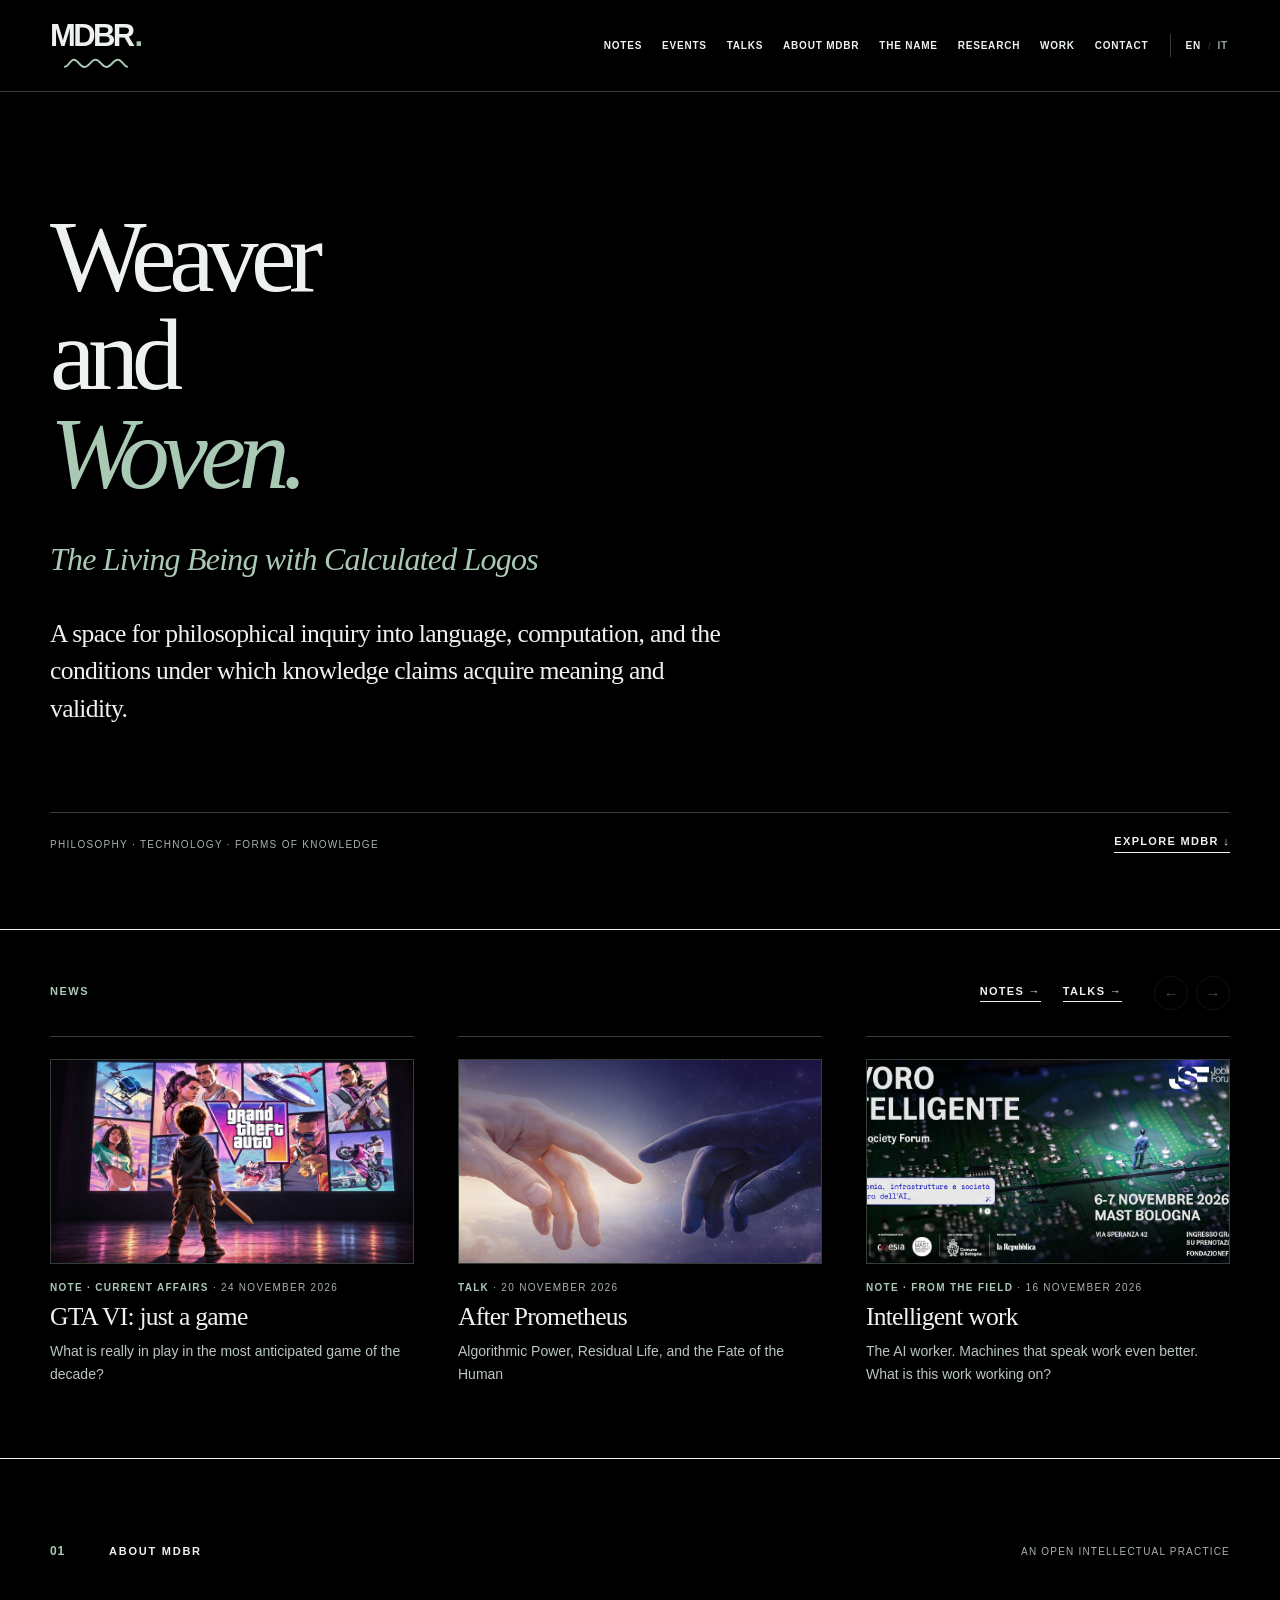
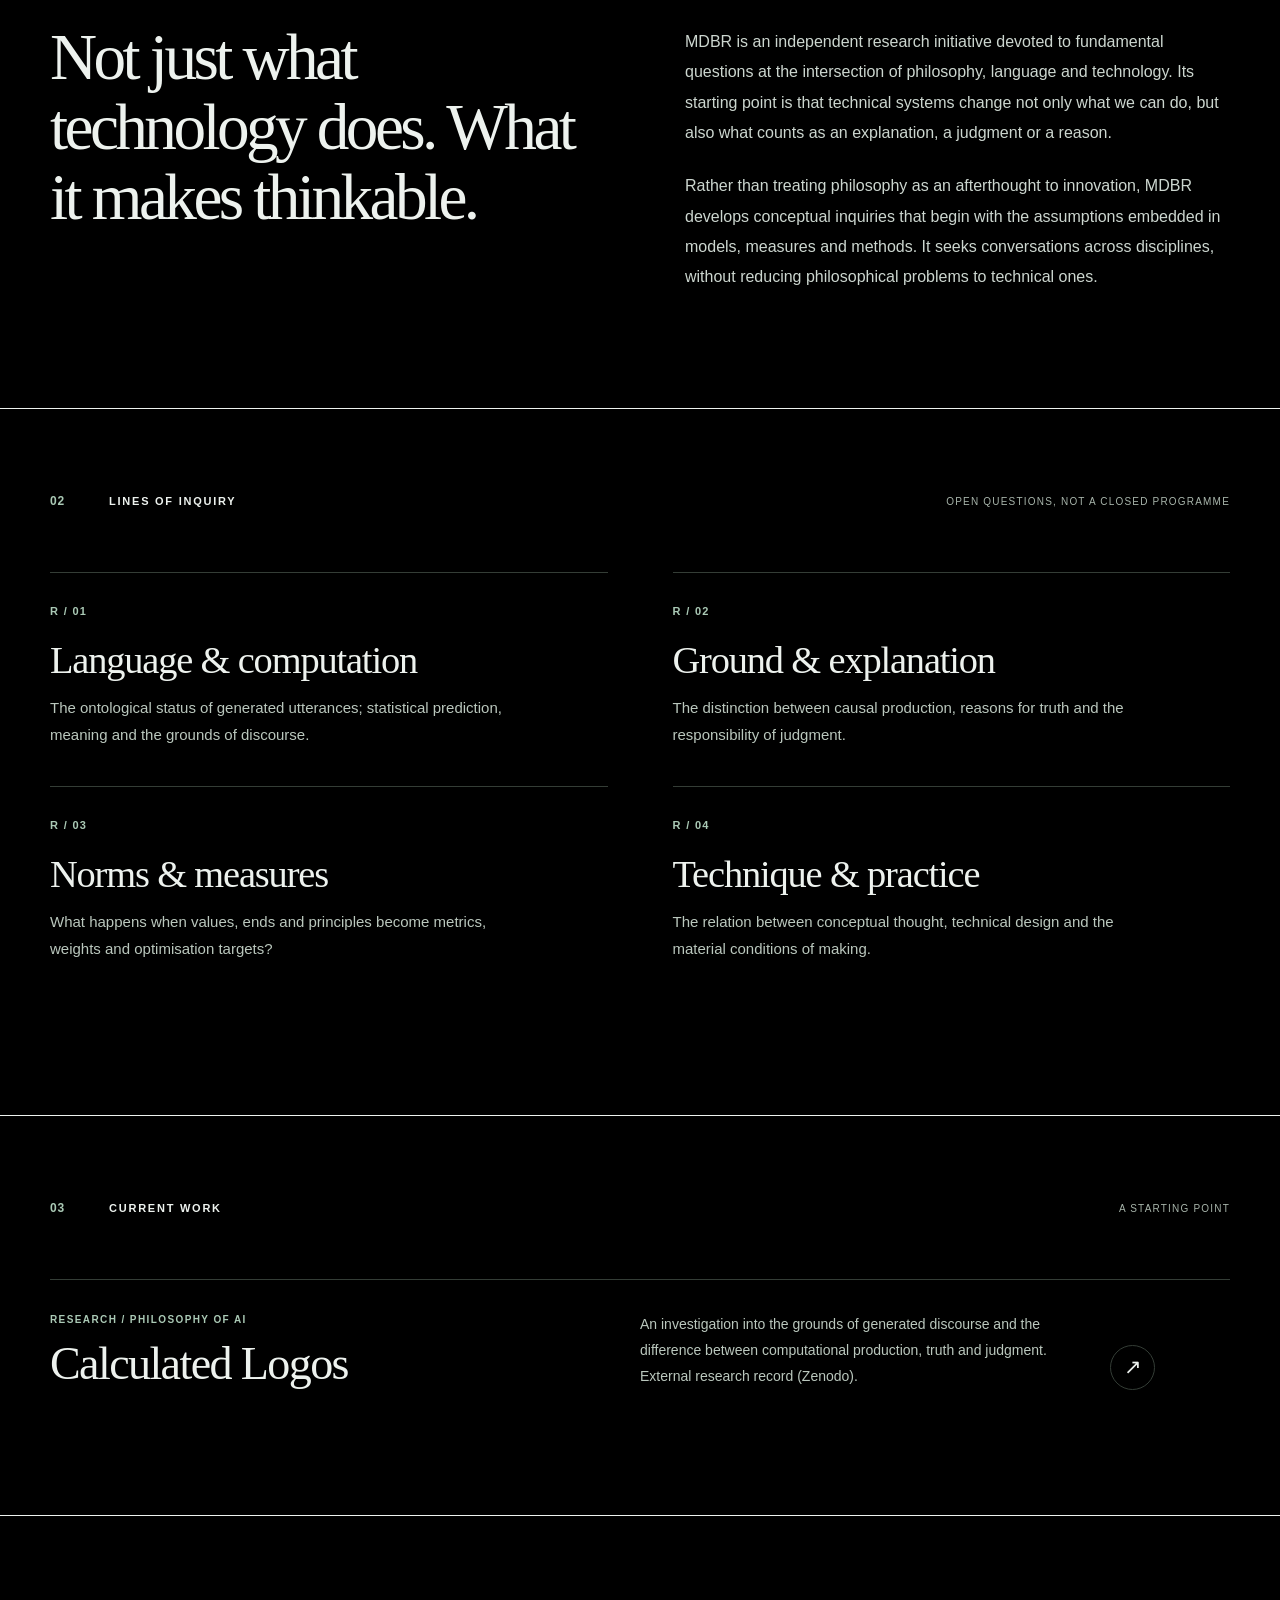
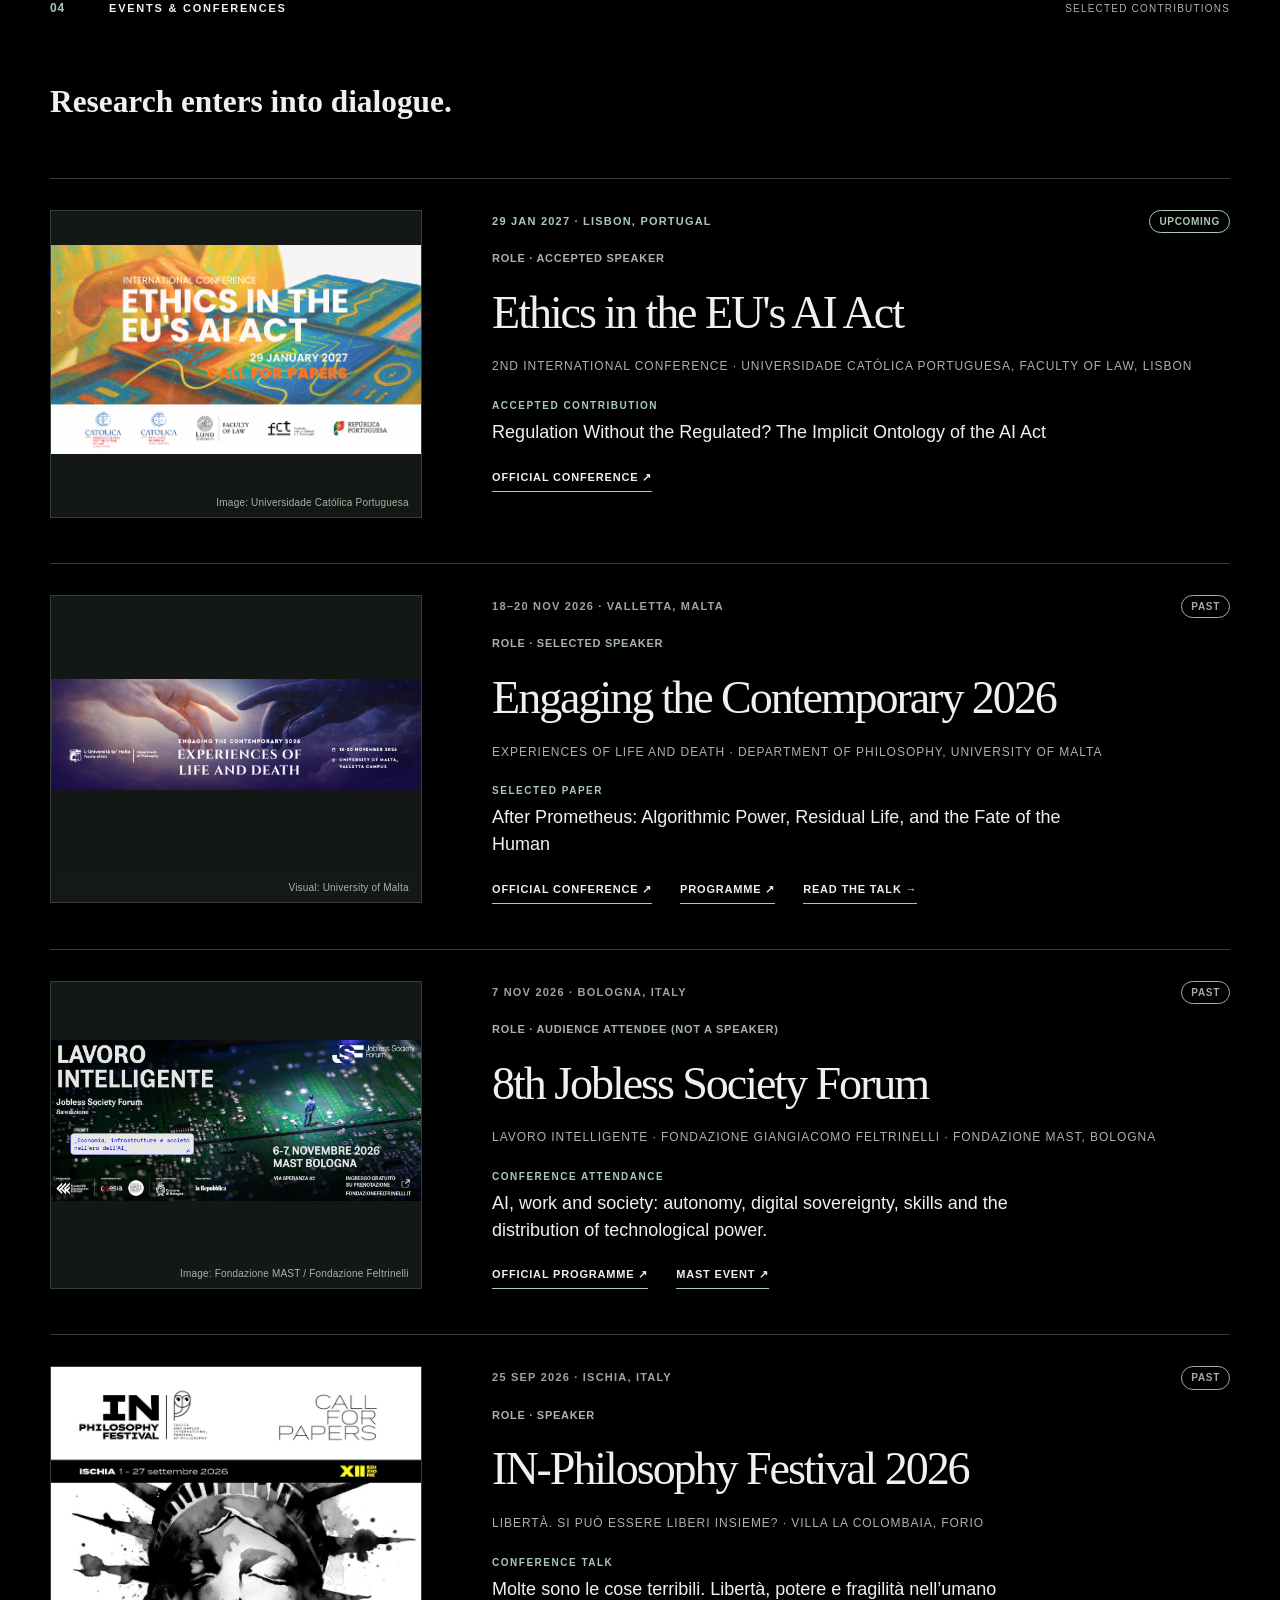
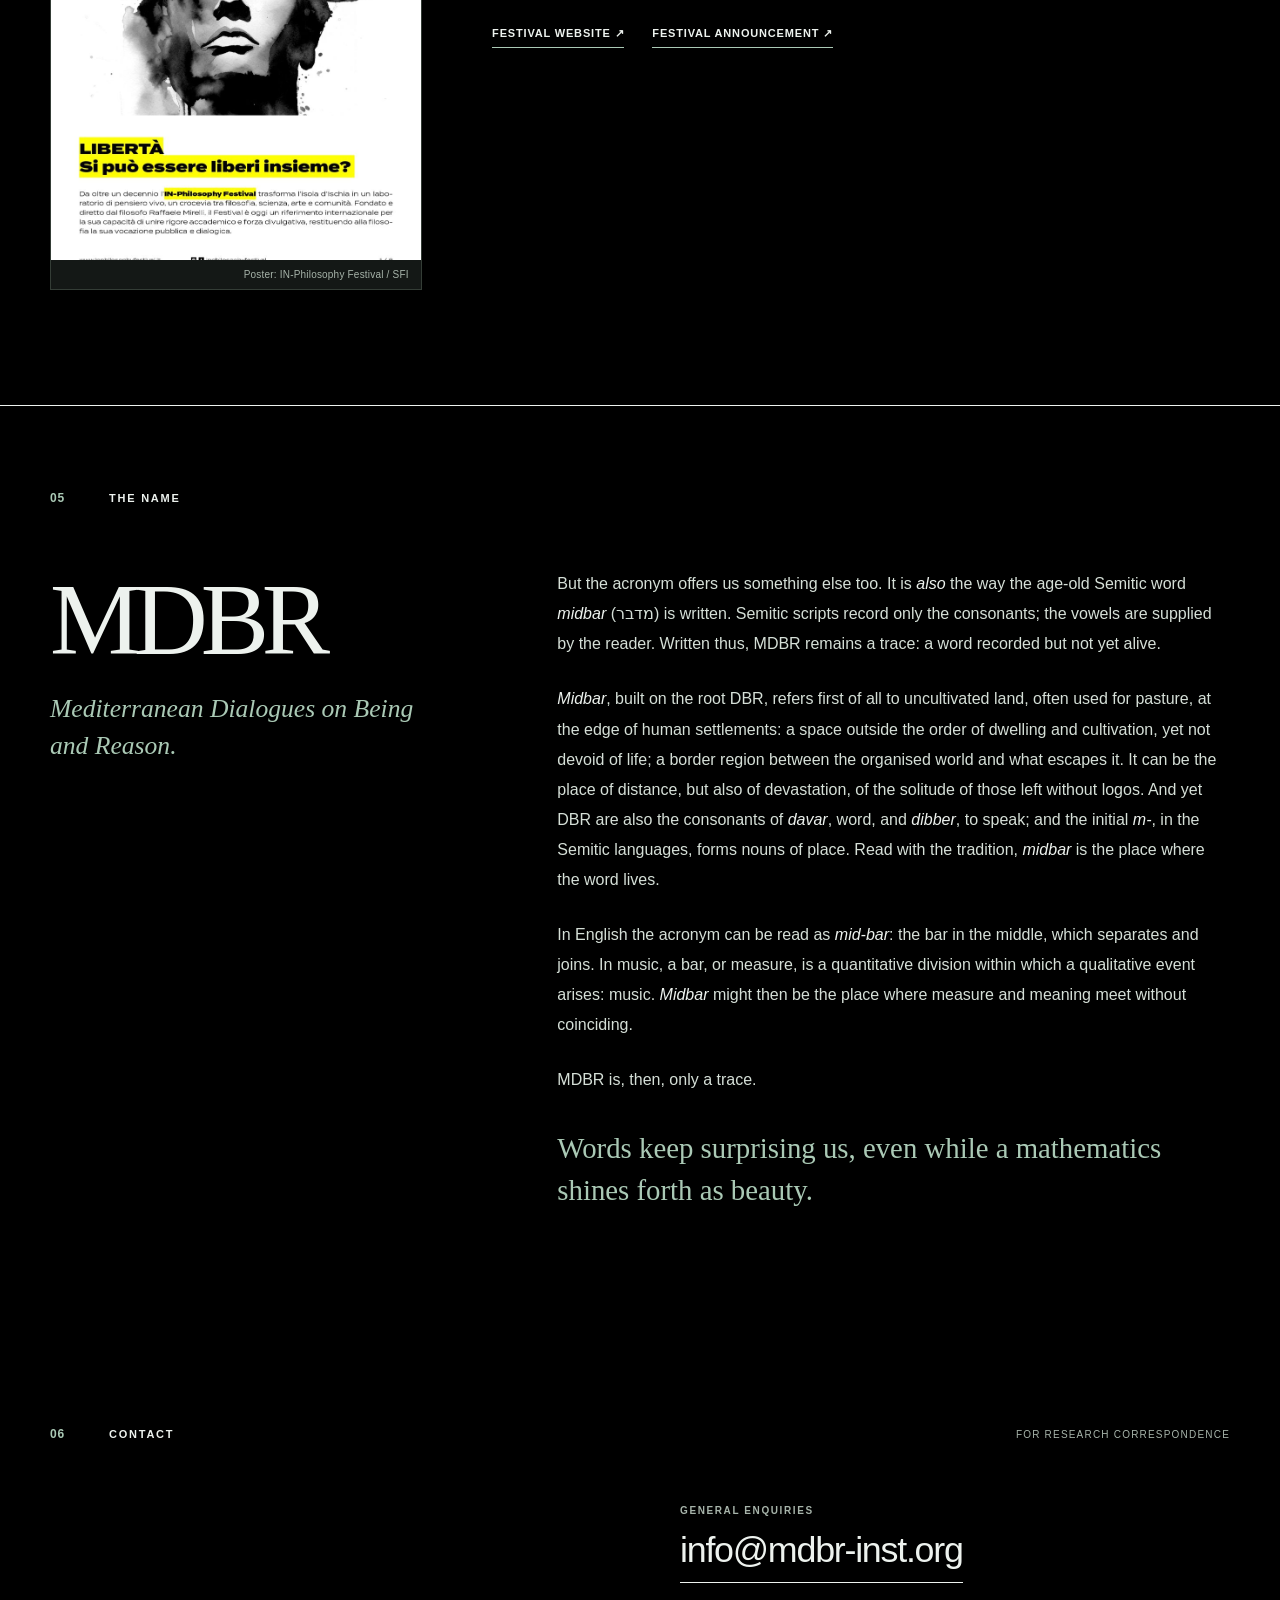
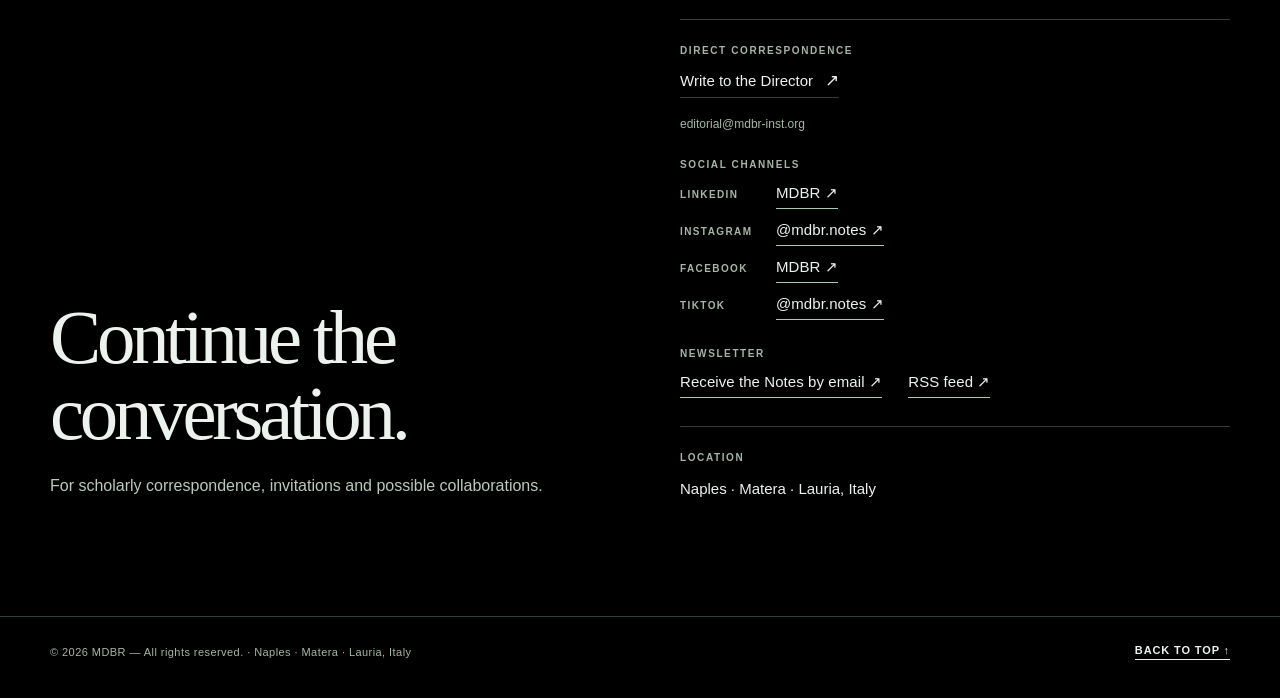
<file: index.html>
<!doctype html>
<html lang="en">
<head>
  <meta charset="utf-8">
  <meta name="viewport" content="width=device-width, initial-scale=1">
  <meta name="theme-color" content="#000000">
  <meta name="description" content="MDBR is an independent research initiative exploring philosophy, language, computation, and the grounds of knowledge.">
  <meta property="og:type" content="website">
  <meta property="og:title" content="MDBR — Weaver and Woven.">
  <meta property="og:description" content="Weaver and Woven — The Living Being with Calculated Logos. Independent philosophical research in language, computation and technology.">
  <meta property="og:url" content="https://mdbr-inst.org/">
  <link rel="canonical" href="https://mdbr-inst.org/">
  <link rel="alternate" type="application/rss+xml" title="MDBR — Notes" href="/feed.xml">
  <script type="application/ld+json">
  {
    "@context": "https://schema.org",
    "@graph": [
      {
        "@type": "WebSite",
        "@id": "https://mdbr-inst.org/#website",
        "url": "https://mdbr-inst.org/",
        "name": "MDBR",
        "alternateName": "Weaver and Woven",
        "inLanguage": [
          "en",
          "it"
        ],
        "description": "Independent philosophical research in language, computation, ontology and technology."
      },
      {
        "@type": "Person",
        "@id": "https://mdbr-inst.org/antonioalbanese/#person",
        "name": "Antonio Albanese",
        "url": "https://mdbr-inst.org/antonioalbanese/",
        "sameAs": [
          "https://orcid.org/0009-0000-1722-0438"
        ],
        "description": "Independent researcher in theoretical philosophy, philosophy of artificial intelligence, and ontology of computation."
      }
    ]
  }
  </script>
  <link rel="icon" type="image/svg+xml" href="/favicon.svg?v=20261103">
  <title>MDBR — Weaver and Woven.</title>
  <style>
    :root { color-scheme:dark; --paper:#000000; --paper-light:#0f1210; --ink:#edf2ee; --muted:#a7b4aa; --line:#343d36; --accent:#aac9b5; --dark:#151b17; --cream:#f1f4f0; --max:1320px; }
    * { box-sizing:border-box; }
    html { scroll-behavior:smooth; scroll-padding-top:94px; }
    body { margin:0; background:var(--paper); color:var(--ink); font-family:Arial, Helvetica, sans-serif; -webkit-font-smoothing:antialiased; }
    ::selection { background:#385244; color:#ffffff; }
    a { color:inherit; text-decoration:none; }
    a:focus-visible, button:focus-visible { outline:2px solid var(--accent); outline-offset:5px; }
    button { font:inherit; }
    .wrap { width:min(calc(100% - 100px),var(--max)); margin-inline:auto; }
    .masthead { border-bottom:1px solid var(--line); background:rgba(0,0,0,.97); position:sticky; top:0; z-index:20; }
    .masthead-inner { min-height:91px; display:flex; align-items:center; justify-content:space-between; gap:24px; }
    .identity { display:flex; flex-direction:column; align-items:flex-start; justify-content:center; gap:1px; white-space:nowrap; flex:none; }
    .wordmark { font-size:31px; letter-spacing:-.085em; font-weight:800; line-height:1; }
    .wordmark-dot { color:var(--accent); padding-left:2px; transition:color .2s; }
    .wordmark-dot:hover { color:var(--ink); }
    .identity-mark-link { display:block; line-height:0; }
    .identity-mark { width:92px; height:20px; display:block; flex:none; color:var(--accent); }
    nav { display:flex; align-items:center; gap:27px; }
    nav a { font-size:11px; text-transform:uppercase; letter-spacing:.13em; font-weight:700; transition:color .2s; }
    nav a:hover, .text-link:hover { color:var(--accent); }
    .language { display:flex; align-items:center; margin-left:8px; padding-left:18px; border-left:1px solid var(--line); gap:5px; }
    .language button { border:0; padding:6px 2px; background:none; color:#99a89c; font-size:10px; font-weight:700; letter-spacing:.08em; cursor:pointer; }
    .language button[aria-pressed="true"] { color:var(--ink); }
    .language .slash { font-size:9px; color:var(--line); }
    .hero { padding:116px 0 76px; min-height:auto; }
    .hero-grid { display:block; padding-top:0; max-width:1160px; }
    h1, h2, h3, p { margin-top:0; }
    h1 { font-family:Georgia, 'Times New Roman', serif; font-weight:400; line-height:.96; letter-spacing:-.072em; font-size:clamp(72px,8vw,128px); margin-bottom:35px; }
    #hero-title { font-size:clamp(72px,8vw,128px); line-height:.96; max-width:1100px; margin-bottom:35px; letter-spacing:-.072em; }
    #hero-title .hero-line { display:block; }
    #hero-title em { font-weight:400; font-style:italic; color:var(--accent); }
    .hero-subtitle { font-family:Georgia, 'Times New Roman', serif; font-style:italic; color:var(--accent); font-size:clamp(21px,2.5vw,33px); line-height:1.35; letter-spacing:-.025em; max-width:860px; margin:0 0 34px; }
    .hero-lede { font-family:Georgia, 'Times New Roman', serif; font-size:clamp(19px,2vw,26px); line-height:1.46; max-width:690px; letter-spacing:-.025em; }
    .hero-bottom { display:flex; justify-content:space-between; align-items:center; border-top:1px solid var(--line); padding-top:22px; margin-top:85px; }
    .hero-bottom p { color:var(--muted); font-size:10px; text-transform:uppercase; letter-spacing:.13em; margin:0; }
    .hero-bottom a { font-size:11px; letter-spacing:.12em; font-weight:700; text-transform:uppercase; border-bottom:1px solid var(--ink); padding-bottom:5px; }
    .section { border-top:1px solid var(--ink); padding:85px 0 115px; }
    .section-head { display:flex; justify-content:space-between; align-items:baseline; gap:18px; margin-bottom:64px; }
    .section-index { color:var(--accent); font-size:12px; font-weight:700; letter-spacing:.07em; }
    .section-label { font-size:11px; font-weight:700; letter-spacing:.16em; text-transform:uppercase; flex:1; margin-left:26px; }
    .section-aside { color:var(--muted); text-transform:uppercase; letter-spacing:.12em; font-size:10px; }
    .about-grid { display:grid; grid-template-columns:1fr 1fr; gap:90px; }
    .section-display { font-family:Georgia,'Times New Roman',serif; font-size:clamp(42px,5.1vw,77px); font-weight:400; line-height:1.075; letter-spacing:-.055em; max-width:710px; margin-bottom:0; }
    .body-copy { font-size:16px; line-height:1.9; color:#ccd6cf; max-width:580px; padding-top:5px; }
    .body-copy p { margin-bottom:23px; }
    .body-copy p:last-child { margin-bottom:0; }
    .focus-grid { display:grid; grid-template-columns:repeat(2,1fr); gap:0 65px; }
    .focus { padding:28px 0 38px; border-top:1px solid var(--line); }
    .focus-num { color:var(--accent); font-size:11px; font-weight:700; letter-spacing:.12em; }
    .focus h3 { margin:19px 0 12px; font-family:Georgia, 'Times New Roman', serif; letter-spacing:-.03em; font-size:clamp(27px,3vw,40px); font-weight:400; }
    .focus p { max-width:460px; font-size:15px; line-height:1.8; color:#bac7bd; margin-bottom:0; }
    .work { background:var(--paper); padding-top:85px; padding-bottom:93px; }
    .work-item { display:grid; grid-template-columns:1.15fr .9fr .25fr; align-items:end; gap:40px; border-top:1px solid var(--line); padding:32px 0; }
    .work-item h3 { font-family:Georgia, 'Times New Roman', serif; font-size:clamp(33px,3.6vw,53px); font-weight:400; letter-spacing:-.035em; margin:12px 0 0; }
    .work-kind { font-size:10px; color:var(--accent); font-weight:700; text-transform:uppercase; letter-spacing:.14em; }
    .work-detail { font-size:14px; line-height:1.85; color:#bac7bd; margin:0; }
    .round-arrow { width:45px; height:45px; border:1px solid var(--line); border-radius:50%; display:flex; align-items:center; justify-content:center; font-size:21px; transition:background .2s, color .2s; }
    .work-item:hover .round-arrow { background:var(--ink); color:#000000; }
    .name-section { background:var(--paper); }
    .name-grid { display:grid; grid-template-columns:minmax(220px,.8fr) minmax(0,1.25fr); align-items:start; gap:clamp(44px,6vw,104px); }
    .name-title { font-family:Georgia,'Times New Roman',serif; font-size:clamp(70px,8vw,115px); line-height:1; font-weight:400; letter-spacing:-.07em; margin:0 0 18px; }
    .name-expansion { font-family:Georgia,'Times New Roman',serif; font-size:clamp(19px,2vw,28px); line-height:1.45; font-style:italic; color:var(--accent); max-width:365px; margin:0; }
    .name-copy { font-size:16px; line-height:1.88; color:#d5dfd7; max-width:750px; }
    .name-copy p { margin:0 0 25px; }
    .name-copy em { color:var(--ink); }
    .name-copy .name-conclusion { font-family:Georgia,'Times New Roman',serif; font-size:clamp(22px,2.25vw,30px); line-height:1.45; color:var(--accent); margin-top:33px; margin-bottom:0; }
    html[lang="en"] .name-copy-it, html[lang="it"] .name-copy-en { display:none; }
    .founder { background:var(--paper); color:var(--cream); padding:90px 0 100px; }
    .founder .section-head { border-color:#46554a; }
    .founder .section-label, .founder .section-aside { color:#c2cec5; }
    .founder-grid { display:grid; grid-template-columns:.9fr 1.05fr; gap:105px; }
    .founder-name { font-family:Georgia,'Times New Roman',serif; font-size:clamp(49px,6vw,85px); font-weight:400; line-height:1.02; letter-spacing:-.058em; }
    .founder-role { text-transform:uppercase; letter-spacing:.14em; font-size:11px; color:#c2cec5; margin-top:20px; }
    .founder-description { font-size:16px; line-height:1.9; color:#d8e0d9; max-width:610px; }
    .founder-description p { margin-bottom:20px; }
    .founder-note { border-top:1px solid #4c5c51; padding-top:20px; font-size:12px; line-height:1.75; color:#becdc1; margin-top:38px; }
    .contact { padding:100px 0 115px; }
    .contact-grid { display:grid; grid-template-columns:1fr 1fr; gap:80px; align-items:end; }
    .contact h2 { font-family:Georgia,'Times New Roman',serif; font-size:clamp(50px,6vw,90px); font-weight:400; line-height:1; letter-spacing:-.055em; margin-bottom:18px; }
    .contact-description { font-size:16px; line-height:1.85; color:#bcc9bf; margin-bottom:0; }
    .contact-mail { display:inline-block; font-size:clamp(22px,2.8vw,38px); font-weight:500; border-bottom:1px solid var(--ink); padding-bottom:11px; letter-spacing:-.035em; overflow-wrap:anywhere; }
    .contact-mail:hover { color:var(--accent); border-color:var(--accent); }
    .contact-site { font-size:12px; color:var(--muted); margin-top:19px; }
    .social-contact { margin-top:28px; }
    .social-contact a { display:inline-block; border-bottom:1px solid var(--accent); padding-bottom:6px; font-size:15px; letter-spacing:.005em; }
    .social-contact a:hover { color:var(--accent); }
    .newsletter-contact a + a { margin-left:22px; }
    .social-list { list-style:none; margin:0; padding:0; display:grid; gap:12px; }
    .social-list li { display:flex; align-items:baseline; gap:14px; }
    .social-list span { width:82px; font-size:10px; font-weight:700; letter-spacing:.14em; text-transform:uppercase; color:var(--muted); }
    .contact-entry-label { font-size:10px; font-weight:700; letter-spacing:.16em; text-transform:uppercase; color:var(--muted); margin-bottom:14px; }
    .director-contact { margin-top:36px; padding-top:25px; border-top:1px solid var(--line); }
    .director-contact a { display:inline-flex; align-items:baseline; flex-wrap:wrap; gap:7px; font-size:15px; border-bottom:1px solid var(--line); padding-bottom:6px; }
    .director-contact a:hover { color:var(--accent); border-color:var(--accent); }
    .director-contact .director-arrow { font-size:17px; padding-left:5px; }
    .location-contact { margin-top:28px; padding-top:25px; border-top:1px solid var(--line); }
    .location-name { margin:0; font-size:15px; line-height:1.6; }
    footer { border-top:1px solid var(--line); padding:27px 0 38px; }
    .footer-inner { display:flex; gap:25px; justify-content:space-between; align-items:center; }
    footer p { color:var(--muted); font-size:11px; letter-spacing:.04em; line-height:1.5; margin:0; }
    .top-link { border-bottom:1px solid var(--ink); font-size:11px; font-weight:700; letter-spacing:.08em; padding-bottom:3px; white-space:nowrap; }
    @media (max-width: 900px) { .wrap { width:min(calc(100% - 48px),var(--max)); } .masthead-inner{min-height:74px;} .identity-mark{width:78px;height:17px;} nav{gap:16px;} nav a{font-size:10px;} .hero{padding-top:80px;min-height:auto;} .hero-grid{padding-top:0;} h1{font-size:clamp(66px,11vw,105px);}  .side-grid{grid-template-columns:30px 1fr;} .hero-bottom{margin-top:65px;} .about-grid{gap:40px;} .name-grid{gap:48px;grid-template-columns:minmax(200px,.8fr) minmax(0,1.25fr);} .founder-grid{gap:55px;} }
    @media (max-width: 640px) { html{scroll-padding-top:72px;} .wrap{width:calc(100% - 36px);} .masthead-inner{min-height:69px;} .wordmark{font-size:27px;} .identity{gap:0;} .identity-mark{width:66px;height:15px;} .masthead-inner{gap:11px;} nav{gap:9px;} nav a{font-size:10px;} .language{padding-left:11px;margin-left:0;} .hero{padding:70px 0 47px;} .hero-grid{padding-top:0;} #hero-title{font-size:clamp(55px,13.6vw,82px);letter-spacing:-.065em;margin-bottom:26px;} .hero-subtitle{font-size:clamp(20px,5vw,27px);margin-bottom:27px;} .hero-lede{font-size:20px;} .hero-bottom{margin-top:57px;gap:14px;} .hero-bottom p{max-width:185px;line-height:1.6;} .section{padding:57px 0 70px;} .section-head{margin-bottom:37px;} .section-label{margin-left:9px;} .section-aside{display:none;} .about-grid,.focus-grid,.name-grid,.founder-grid,.contact-grid{grid-template-columns:1fr;gap:30px;} .name-title{font-size:76px;} .name-expansion{font-size:22px;} .name-copy{font-size:15px;} .section-display{font-size:clamp(43px,10.2vw,57px);} .body-copy{font-size:15px;line-height:1.82;} .focus{padding:23px 0 30px;} .focus h3{margin:14px 0 9px;} .work-item{grid-template-columns:1fr 45px;gap:17px;} .work-item .work-detail{grid-column:1;grid-row:2;} .work-item .round-arrow{grid-column:2;grid-row:1;align-self:center;} .work-item h3{font-size:36px;} .founder{padding:64px 0 72px;} .founder-description{font-size:15px;} .founder-name{font-size:60px;} .contact{padding:68px 0 80px;} .contact h2{font-size:67px;} .contact-grid{gap:32px;} .contact-mail{font-size:27px;} .footer-inner{align-items:flex-start;} footer p{font-size:10px;} }


    /* Public researcher identifier and Lisbon conference identity */
    .orcid-link { margin-top:24px; display:inline-flex; gap:11px; align-items:center; flex-wrap:wrap; font-size:12px; letter-spacing:.015em; color:var(--cream); border-bottom:1px solid #5c7362; padding-bottom:8px; transition:border-color .2s,color .2s; }
    .orcid-link:hover { color:#cbe5d3; border-color:#aac9b5; }
    .event-visual.lisbon { background:#121713; }
    .event-visual.lisbon img { object-fit:contain; background:#121713; }
    /* EVENTS — status updates and chronological groups in Europe/Rome */
    .events { background:var(--paper); }
    .events-intro { font-family:Georgia,'Times New Roman',serif; font-size:clamp(22px,2.45vw,32px); line-height:1.44; max-width:840px; margin:0 0 54px; color:var(--ink); }
    .events-list { display:grid; gap:45px; }
    .event { border-top:1px solid var(--line); padding-top:31px; display:grid; grid-template-columns:minmax(235px,.67fr) minmax(0,1.33fr); gap:clamp(26px,5.5vw,80px); align-items:start; }
    .event-visual { border:1px solid var(--line); background:#141816; min-width:0; position:relative; overflow:hidden; }
    .event-visual img { display:block; width:100%; height:auto; aspect-ratio:4/3; object-fit:contain; background:#131715; }
    .event-visual.ischia img { aspect-ratio:3/4; object-fit:cover; object-position:center top; }
    .event-visual small { display:block; text-align:right; padding:9px 12px; font-size:10px; color:var(--muted); letter-spacing:.02em; }
    .event-meta { display:flex; align-items:baseline; justify-content:space-between; gap:15px; margin-bottom:18px; font-size:11px; text-transform:uppercase; letter-spacing:.11em; font-weight:700; }
    .event-date { color:var(--accent); }
    .event-status { display:inline-flex; align-items:center; flex:none; justify-content:center; text-align:center; border:1px solid currentColor; border-radius:20px; padding:5px 9px; line-height:1.15; font-size:10px; letter-spacing:.07em; white-space:nowrap; }
    .event[data-state="upcoming"] .event-status { color:#aac9b5; }
    .event[data-state="ongoing"] .event-status { color:#e2c38c; }
    .event[data-state="past"] .event-status { color:#a2aaa3; }
    .event[data-state="past"] .event-date { color:#9da69e; }
    .event-role { margin:-1px 0 20px; font-size:11px; line-height:1.5; letter-spacing:.065em; text-transform:uppercase; color:var(--muted); font-weight:700; }
    .event-visual.jobless { background:#121816; border-color:var(--line); }
    .event-visual.jobless img { aspect-ratio:4/3; object-fit:contain; background:#121816; }
    .event h3 { font-family:Georgia,'Times New Roman',serif; font-size:clamp(31px,3.6vw,53px); font-weight:400; line-height:1.12; letter-spacing:-.045em; margin:0 0 19px; }
    .event-host { font-size:12px; line-height:1.65; color:var(--muted); text-transform:uppercase; letter-spacing:.08em; margin:0 0 23px; }
    .event-talk-label { font-size:10px; color:var(--accent); text-transform:uppercase; letter-spacing:.15em; font-weight:700; margin-bottom:8px; }
    .event-talk { font-size:18px; line-height:1.48; font-weight:500; max-width:590px; margin:0 0 21px; }
    .event-links { display:flex; flex-wrap:wrap; gap:15px 28px; margin-top:25px; }
    .event-links a { display:inline-block; font-size:11px; font-weight:700; text-transform:uppercase; letter-spacing:.075em; border-bottom:1px solid var(--accent); padding-bottom:7px; }
    .event-links a:hover { color:var(--accent); }
    .programme-entry { margin-top:31px; border-left:3px solid #e14593; background:#111b36; padding:17px 21px 19px; max-width:580px; }
    .programme-entry-label { font-size:10px; text-transform:uppercase; letter-spacing:.12em; color:#aebfe7; margin:0 0 13px; }
    .programme-entry time { color:#e0ecff; font-size:13px; font-weight:700; }
    .programme-entry p { color:#f5f4fc; margin:8px 0 4px; line-height:1.55; font-size:14px; }
    .programme-entry strong { color:#f39ac5; font-weight:600; }
    @media (max-width:700px) {
      .event { grid-template-columns:1fr; gap:23px; }
      .event-visual { max-width:480px; }
      .event-visual.ischia { max-width:330px; }
      .events-intro { margin-bottom:34px; }
      .event-meta { flex-wrap:wrap; }
      .event-links { gap:14px 23px; }
    }
    @media (max-width:380px) {  }
    @media (prefers-reduced-motion: reduce) { html{scroll-behavior:auto;} *,*::before,*::after{transition:none !important;} }

    /* Editorial preview — a news surface, without disturbing the institutional section numbering. */
    .notes-preview { border-top:1px solid var(--line); padding:65px 0 77px; background:#0a100c; }
    .notes-preview-heading { display:flex; align-items:end; justify-content:space-between; gap:22px; margin-bottom:30px; }
    .notes-eyebrow { color:var(--accent); font-weight:700; font-size:10px; letter-spacing:.16em; text-transform:uppercase; }
    .notes-preview-heading h2 { font:400 clamp(34px,4vw,52px)/1.16 Georgia,'Times New Roman',serif; letter-spacing:-.05em; margin:9px 0 0; }
    .notes-all-link, .notes-read { border-bottom:1px solid var(--accent); padding-bottom:7px; font-size:11px; text-transform:uppercase; font-weight:700; letter-spacing:.1em; white-space:nowrap; }
    .notes-feature { display:grid; grid-template-columns:235px 1fr; gap:clamp(28px,6vw,90px); border-top:1px solid #3d4d41; padding-top:27px; }
    .notes-feature-meta { font-size:12px; line-height:1.9; color:var(--muted); }
    .notes-feature-meta span { display:block; color:var(--accent); font-size:10px; letter-spacing:.13em; font-weight:700; text-transform:uppercase; }
    .notes-feature-meta time, .notes-feature-meta small { display:block; font-size:11px; }
    .notes-feature-body h3 { font:400 clamp(30px,3.5vw,48px)/1.14 Georgia,'Times New Roman',serif; letter-spacing:-.04em; margin:0 0 16px; }
    .notes-feature-body p { max-width:700px; font:15px/1.84 Arial,Helvetica,sans-serif; color:#c5d3c8; margin:0 0 22px; }
    /* Complete navigation, available also on narrow screens. */
    .header-actions { display:flex; align-items:center; gap:13px; flex:none; }
    .masthead-inner { gap:22px; }
    .site-nav { margin-left:auto; gap:clamp(10px,1.55vw,24px); }
    .site-nav a { font-size:10px; letter-spacing:.08em; white-space:nowrap; }
    .header-actions .language { margin-left:0; padding-left:12px; }
    .menu-toggle { display:none; background:transparent; border:1px solid var(--line); color:var(--ink); padding:8px 11px; border-radius:3px; font-size:11px; font-weight:700; letter-spacing:.1em; text-transform:uppercase; cursor:pointer; }
    @media (max-width:1100px) {
      .site-nav { display:none; position:absolute; top:100%; left:0; right:0; background:#090f0b; border-bottom:1px solid var(--line); padding:16px max(24px,calc((100vw - 740px)/2)) 22px; box-shadow:0 16px 26px rgba(0,0,0,.42); flex-direction:column; align-items:stretch; gap:0; max-height:calc(100vh - 80px); overflow-y:auto; }
      .site-nav.is-open { display:flex; }
      .site-nav a, .site-nav a:nth-child(1), .site-nav a:nth-child(2), .site-nav a:nth-child(4) { display:block; padding:13px 0; border-bottom:1px solid #28342b; font-size:12px; }
      .menu-toggle { display:block; }
      .header-actions { margin-left:auto; }
    }
    @media (max-width:640px) {
      .notes-preview { padding:45px 0 52px; }
      .notes-preview-heading { align-items:start; gap:15px; }
      .notes-all-link { margin-top:5px; font-size:10px; }
      .notes-feature { grid-template-columns:1fr; gap:17px; }
      .header-actions .language { padding-left:0; border-left:0; }
      .masthead-inner { gap:10px; }
    }
    .latest { border-top:1px solid var(--ink); padding:46px 0 58px; }
    .latest-head { display:flex; justify-content:space-between; align-items:baseline; gap:18px; margin-bottom:26px; }
    .latest-label { color:var(--accent); font-size:11px; font-weight:700; letter-spacing:.14em; text-transform:uppercase; }
    .latest-links { display:flex; gap:22px; }
    .latest-all { font-size:11px; font-weight:700; letter-spacing:.12em; text-transform:uppercase; border-bottom:1px solid var(--ink); padding-bottom:4px; }
    .latest-all:hover { color:var(--accent); border-color:var(--accent); }
    .latest-grid { display:grid; grid-auto-flow:column; grid-auto-columns:calc((100% - 88px) / 3); gap:0 44px; overflow-x:auto; scroll-snap-type:x mandatory; scrollbar-width:thin; scrollbar-color:var(--line) transparent; padding-bottom:14px; }
    .latest-grid::-webkit-scrollbar { height:4px; } .latest-grid::-webkit-scrollbar-thumb { background:var(--line); }
    .latest-card { display:grid; grid-template-rows:auto 1fr; gap:18px; border-top:1px solid var(--line); padding-top:22px; scroll-snap-align:start; }
    .latest-nav { display:flex; gap:8px; margin-left:10px; }
    .latest-nav button { width:34px; height:34px; border:1px solid var(--line); border-radius:50%; background:none; color:var(--ink); font-size:15px; cursor:pointer; transition:background .2s,color .2s,opacity .2s; }
    .latest-nav button:hover:not(:disabled) { background:var(--ink); color:#000; }
    .latest-nav button:disabled { opacity:.3; cursor:default; }
    .latest-links { align-items:center; }
    .latest-thumb { display:block; aspect-ratio:16/9; overflow:hidden; background:#141816; border:1px solid var(--line); }
    .latest-thumb img { width:100%; height:100%; object-fit:cover; display:block; filter:grayscale(.15); transition:filter .2s; }
    .latest-card:hover .latest-thumb img { filter:none; }
    .latest-meta { color:var(--muted); font-size:10px; letter-spacing:.13em; text-transform:uppercase; }
    .latest-meta span:first-child { color:var(--accent); font-weight:700; }
    .latest-card h3 { font-family:Georgia,'Times New Roman',serif; font-weight:400; font-size:clamp(22px,2vw,29px); letter-spacing:-.03em; line-height:1.12; margin:10px 0 8px; }
    .latest-card h3 a:hover { color:var(--accent); }
    .latest-card p { font-size:14px; line-height:1.65; color:#bac7bd; margin:0; }
    @media (max-width: 900px) { .latest-grid { gap:0 26px; grid-auto-columns:calc((100% - 52px) / 3); } }
    @media (max-width: 640px) { .latest { padding:38px 0 46px; } .latest-head { flex-wrap:wrap; } .latest-nav { display:none; } .latest-grid { gap:0 16px; grid-auto-columns:calc((100% - 16px) / 2 - 14px); } .latest-card { gap:12px; padding-top:16px; } .latest-meta { font-size:9px; letter-spacing:.1em; } .latest-card h3 { font-size:19px; margin:7px 0 6px; } .latest-card p { font-size:13px; line-height:1.55; } }
  </style>
</head>
<body>
  <header class="masthead">
    <div class="wrap masthead-inner">
      <div class="identity">
        <div class="wordmark"><a href="#top" aria-label="MDBR, back to beginning">MDBR</a><a class="wordmark-dot" href="#name" aria-label="Why MDBR? / Perché MDBR?" title="Why MDBR? / Perché MDBR?">.</a></div>
        <a class="identity-mark-link" href="#name" aria-label="The name / Il nome">
          <svg class="identity-mark" viewBox="0 0 240 72" xmlns="http://www.w3.org/2000/svg" aria-hidden="true" focusable="false">
            <path d="M8 53 C21 53 27 28 40 28 C57 28 61 54 78 54 C95 54 102 28 118 28 C135 28 141 54 157 54 C175 54 182 28 198 28 C215 28 220 53 232 53" fill="none" stroke="currentColor" stroke-width="7" stroke-linecap="round" stroke-linejoin="round"/>
          </svg>
        </a>
      </div>
      <nav class="site-nav" id="site-nav" aria-label="Main navigation">
        <a href="/notes/" data-en="Notes" data-it="Note">Notes</a>
        <a href="#events" data-en="Events" data-it="Eventi">Events</a>
        <a href="/talks/" data-en="Talks" data-it="Interventi">Talks</a>
        <a href="#purpose" data-en="About MDBR" data-it="Cos’è MDBR">About MDBR</a>
        <a href="#name" data-en="The name" data-it="Il nome">The name</a>
        <a href="#research" data-en="Research" data-it="Ricerca">Research</a>
        <a href="#work" data-en="Work" data-it="Lavori">Work</a>
        <a href="#contact" data-en="Contact" data-it="Contatti">Contact</a>
      </nav>
      <div class="header-actions">
        <div class="language" aria-label="Language selection">
          <button type="button" id="lang-en" aria-pressed="true" aria-label="English language">EN</button><span class="slash">/</span>
          <button type="button" id="lang-it" aria-pressed="false" aria-label="Lingua italiana">IT</button>
        </div>
        <button type="button" id="menu-toggle" class="menu-toggle" aria-controls="site-nav" aria-expanded="false" data-en="Menu" data-it="Menu">Menu</button>
      </div>
    </div>
  </header>

  <main id="top">
    <section class="hero wrap" aria-labelledby="hero-title">
      <div class="hero-grid">
        <div>
          <h1 id="hero-title"><span class="hero-line" data-en="Weaver" data-it="Tessere">Weaver</span><span class="hero-line" data-en="and" data-it="ed essere">and</span><span class="hero-line"><em data-en="Woven." data-it="tessuti.">Woven.</em></span></h1>
          <p class="hero-subtitle" data-en="The Living Being with Calculated Logos" data-it="Il vivente che ha logos calcolato">The Living Being with Calculated Logos</p>
          <p class="hero-lede" data-en="A space for philosophical inquiry into language, computation, and the conditions under which knowledge claims acquire meaning and validity." data-it="Uno spazio di ricerca filosofica sul linguaggio, sul calcolo e sulle condizioni in cui le pretese di conoscenza acquistano significato e validità.">A space for philosophical inquiry into language, computation, and the conditions under which knowledge claims acquire meaning and validity.</p>
        </div>
      </div>
      <div class="hero-bottom">
        <p data-en="Philosophy · Technology · Forms of knowledge" data-it="Filosofia · Tecnica · Forme del sapere">Philosophy · Technology · Forms of knowledge</p>
        <a class="text-link" href="#purpose" data-en="Explore MDBR ↓" data-it="Esplora MDBR ↓">Explore MDBR ↓</a>
      </div>
    </section>

    

    <section class="latest" id="latest" aria-labelledby="latest-title">
      <div class="wrap">
        <div class="latest-head"><span class="latest-label" id="latest-title" data-en="News" data-it="News">News</span><span class="latest-links"><a class="latest-all" href="/notes/" data-en="Notes →" data-it="Note →">Notes →</a><a class="latest-all" href="/talks/" data-en="Talks →" data-it="Interventi →">Talks →</a><span class="latest-nav"><button type="button" id="latest-prev" aria-label="Più recenti / Newer">←</button><button type="button" id="latest-next" aria-label="Meno recenti / Older">→</button></span></span></div>
        <div class="latest-grid" id="latest-grid">
          <article class="latest-card"><a class="latest-thumb" href="/notes/solo-un-gioco/" tabindex="-1" aria-hidden="true"><img src="/assets/notes/solo-un-gioco.jpg?v=3" alt="" loading="lazy"></a><div><div class="latest-meta"><span data-en="Note · Current affairs" data-it="Nota · Attualità">Note · Current affairs</span> · <time datetime="2026-11-24" data-en="24 November 2026" data-it="24 novembre 2026">24 November 2026</time></div><h3><a href="/notes/solo-un-gioco/" data-en="GTA VI: just a game" data-it="GTA VI: solo un gioco">GTA VI: just a game</a></h3><p data-en="What is really in play in the most anticipated game of the decade?" data-it="Cosa è in gioco nel gioco più atteso del decennio?">What is really in play in the most anticipated game of the decade?</p></div></article>
          <article class="latest-card"><a class="latest-thumb" href="/talks/after-prometheus/" tabindex="-1" aria-hidden="true"><img src="/assets/events/malta-2026-wide.jpg" alt="" loading="lazy"></a><div><div class="latest-meta"><span data-en="Talk" data-it="Intervento">Talk</span> · <time datetime="2026-11-20" data-en="20 November 2026" data-it="20 novembre 2026">20 November 2026</time></div><h3><a href="/talks/after-prometheus/" data-en="After Prometheus" data-it="After Prometheus">After Prometheus</a></h3><p data-en="Algorithmic Power, Residual Life, and the Fate of the Human" data-it="Algorithmic Power, Residual Life, and the Fate of the Human">Algorithmic Power, Residual Life, and the Fate of the Human</p></div></article>
          <article class="latest-card"><a class="latest-thumb" href="/notes/lavoro-intelligente/" tabindex="-1" aria-hidden="true"><img src="/assets/events/jobless-society-forum-2026.jpg" alt="" loading="lazy"></a><div><div class="latest-meta"><span data-en="Note · From the field" data-it="Nota · Dal campo">Note · From the field</span> · <time datetime="2026-11-16" data-en="16 November 2026" data-it="16 novembre 2026">16 November 2026</time></div><h3><a href="/notes/lavoro-intelligente/" data-en="Intelligent work" data-it="Lavoro intelligente">Intelligent work</a></h3><p data-en="The AI worker. Machines that speak work even better. What is this work working on?" data-it="L’IA operaia. Le macchine che parlano lavorano anche meglio. A cosa lavora questo lavoro?">The AI worker. Machines that speak work even better. What is this work working on?</p></div></article>
        </div>
      </div>
    </section>

    <section class="section" id="purpose" aria-labelledby="purpose-title">
      <div class="wrap">
        <div class="section-head"><span class="section-index">01</span><span class="section-label" data-en="About MDBR" data-it="Cos’è MDBR">About MDBR</span><span class="section-aside" data-en="An open intellectual practice" data-it="Una pratica intellettuale aperta">An open intellectual practice</span></div>
        <div class="about-grid">
          <h2 class="section-display" id="purpose-title" data-en="Not just what technology does. What it makes thinkable." data-it="Non solo ciò che la tecnica fa. Ciò che rende pensabile.">Not just what technology does. What it makes thinkable.</h2>
          <div class="body-copy">
            <p data-en="MDBR is an independent research initiative devoted to fundamental questions at the intersection of philosophy, language and technology. Its starting point is that technical systems change not only what we can do, but also what counts as an explanation, a judgment or a reason." data-it="MDBR è un'iniziativa di ricerca indipendente dedicata alle questioni fondamentali che attraversano filosofia, linguaggio e tecnica. Il punto di partenza è che i sistemi tecnici modificano non soltanto ciò che possiamo fare, ma anche ciò che conta come spiegazione, giudizio o ragione.">MDBR is an independent research initiative devoted to fundamental questions at the intersection of philosophy, language and technology. Its starting point is that technical systems change not only what we can do, but also what counts as an explanation, a judgment or a reason.</p>
            <p data-en="Rather than treating philosophy as an afterthought to innovation, MDBR develops conceptual inquiries that begin with the assumptions embedded in models, measures and methods. It seeks conversations across disciplines, without reducing philosophical problems to technical ones." data-it="Anziché intendere la filosofia come una riflessione successiva all'innovazione, MDBR sviluppa indagini concettuali a partire dai presupposti incorporati in modelli, misure e metodi. Cerca il confronto tra discipline, senza ridurre i problemi filosofici a problemi tecnici.">Rather than treating philosophy as an afterthought to innovation, MDBR develops conceptual inquiries that begin with the assumptions embedded in models, measures and methods. It seeks conversations across disciplines, without reducing philosophical problems to technical ones.</p>
          </div>
        </div>
      </div>
    </section>

    <section class="section" id="research" aria-labelledby="research-title">
      <div class="wrap">
        <div class="section-head"><span class="section-index">02</span><span class="section-label" id="research-title" data-en="Lines of inquiry" data-it="Linee di ricerca">Lines of inquiry</span><span class="section-aside" data-en="Open questions, not a closed programme" data-it="Questioni aperte, non un programma chiuso">Open questions, not a closed programme</span></div>
        <div class="focus-grid">
          <article class="focus"><span class="focus-num">R / 01</span><h3 data-en="Language &amp; computation" data-it="Linguaggio e calcolo">Language &amp; computation</h3><p data-en="The ontological status of generated utterances; statistical prediction, meaning and the grounds of discourse." data-it="Lo statuto ontologico degli enunciati generati; previsione statistica, significato e fondamento del discorso.">The ontological status of generated utterances; statistical prediction, meaning and the grounds of discourse.</p></article>
          <article class="focus"><span class="focus-num">R / 02</span><h3 data-en="Ground &amp; explanation" data-it="Fondamento e spiegazione">Ground &amp; explanation</h3><p data-en="The distinction between causal production, reasons for truth and the responsibility of judgment." data-it="La distinzione tra produzione causale, ragioni della verità e responsabilità del giudizio.">The distinction between causal production, reasons for truth and the responsibility of judgment.</p></article>
          <article class="focus"><span class="focus-num">R / 03</span><h3 data-en="Norms &amp; measures" data-it="Norme e misure">Norms &amp; measures</h3><p data-en="What happens when values, ends and principles become metrics, weights and optimisation targets?" data-it="Che cosa accade quando valori, fini e principi diventano metriche, pesi e obiettivi di ottimizzazione?">What happens when values, ends and principles become metrics, weights and optimisation targets?</p></article>
          <article class="focus"><span class="focus-num">R / 04</span><h3 data-en="Technique &amp; practice" data-it="Tecnica e pratica">Technique &amp; practice</h3><p data-en="The relation between conceptual thought, technical design and the material conditions of making." data-it="Il rapporto tra pensiero concettuale, progetto tecnico e condizioni materiali del fare.">The relation between conceptual thought, technical design and the material conditions of making.</p></article>
        </div>
      </div>
    </section>

    <section class="section work" id="work" aria-labelledby="work-title">
      <div class="wrap">
        <div class="section-head"><span class="section-index">03</span><span class="section-label" id="work-title" data-en="Current work" data-it="Ricerche in corso">Current work</span><span class="section-aside" data-en="A starting point" data-it="Un punto di partenza">A starting point</span></div>
        <a href="https://doi.org/10.5281/zenodo.23839418" class="work-item" target="_blank" rel="noopener noreferrer" aria-label="Open research work on Calculated Logos on Zenodo">
          <div><div class="work-kind" data-en="Research / Philosophy of AI" data-it="Ricerca / Filosofia dell'IA">Research / Philosophy of AI</div><h3 data-en="Calculated Logos" data-it="Logos calcolato">Calculated Logos</h3></div>
          <p class="work-detail" data-en="An investigation into the grounds of generated discourse and the difference between computational production, truth and judgment. External research record (Zenodo)." data-it="Un'indagine sul fondamento del discorso generato e sulla differenza fra produzione computazionale, verità e giudizio. Scheda esterna di ricerca (Zenodo).">An investigation into the grounds of generated discourse and the difference between computational production, truth and judgment. External research record (Zenodo).</p>
          <span class="round-arrow" aria-hidden="true">↗</span>
        </a>
      </div>
    </section>

    <section class="section events" id="events" aria-labelledby="events-title">
      <div class="wrap">
        <div class="section-head"><span class="section-index">04</span><span class="section-label" data-en="Events &amp; conferences" data-it="Eventi e conferenze">Events &amp; conferences</span><span class="section-aside" data-en="Selected contributions" data-it="Interventi selezionati">Selected contributions</span></div>
        <h2 class="events-intro" id="events-title" data-en="Research enters into dialogue." data-it="La ricerca prende parte al dialogo.">Research enters into dialogue.</h2>
        <div class="events-list" id="events-list">
          <article class="event" data-start="2027-01-29" data-end="2027-01-29" data-state="upcoming">
            <div class="event-visual lisbon">
              <a href="https://fd.lisboa.ucp.pt/news/call-papers-international-conference-ethics-eus-ai-act-2027-28646" target="_blank" rel="noopener noreferrer" aria-label="Official announcement of Ethics in the EU's AI Act 2027">
                <img src="assets/events/lisbon-2027.png" alt="Official Ethics in the EU's AI Act 2027 conference graphic — Universidade Católica Portuguesa" loading="lazy">
              </a>
              <small data-en="Image: Universidade Católica Portuguesa" data-it="Immagine: Universidade Católica Portuguesa">Image: Universidade Católica Portuguesa</small>
            </div>
            <div>
              <div class="event-meta"><span class="event-date">29 Jan 2027 · Lisbon, Portugal</span><span class="event-status" data-en="Upcoming" data-it="In programma">Upcoming</span></div>
              <p class="event-role" data-en="Role · accepted speaker" data-it="Ruolo · relatore accettato">Role · accepted speaker</p>
              <h3>Ethics in the EU's AI Act</h3>
              <p class="event-host">2nd International Conference · Universidade Católica Portuguesa, Faculty of Law, Lisbon</p>
              <div class="event-talk-label" data-en="Accepted contribution" data-it="Contributo accettato">Accepted contribution</div>
              <p class="event-talk">Regulation Without the Regulated? The Implicit Ontology of the AI Act</p>
              <div class="event-links">
                <a href="https://fd.lisboa.ucp.pt/news/call-papers-international-conference-ethics-eus-ai-act-2027-28646" target="_blank" rel="noopener noreferrer" data-en="Official conference ↗" data-it="Convegno ufficiale ↗">Official conference ↗</a>
              </div>
            </div>
          </article>
          <article class="event" data-start="2026-11-18" data-end="2026-11-20" data-state="upcoming">
            <div class="event-visual">
              <a href="https://www.um.edu.mt/events/etc2026/" target="_blank" rel="noopener noreferrer" aria-label="University of Malta official conference website">
                <img src="assets/events/malta-2026.jpg" alt="Engaging the Contemporary 2026 — official University of Malta conference banner" loading="lazy">
              </a>
              <small data-en="Visual: University of Malta" data-it="Immagine: University of Malta">Visual: University of Malta</small>
            </div>
            <div>
              <div class="event-meta"><span class="event-date">18–20 Nov 2026 · Valletta, Malta</span><span class="event-status" data-en="Upcoming" data-it="In programma">Upcoming</span></div>
              <p class="event-role" data-en="Role · selected speaker" data-it="Ruolo · relatore selezionato">Role · selected speaker</p>
              <h3>Engaging the Contemporary 2026</h3>
              <p class="event-host">Experiences of Life and Death · Department of Philosophy, University of Malta</p>
              <div class="event-talk-label" data-en="Selected paper" data-it="Relazione selezionata">Selected paper</div>
              <p class="event-talk">After Prometheus: Algorithmic Power, Residual Life, and the Fate of the Human</p>
              <div class="event-links">
                <a href="https://www.um.edu.mt/events/etc2026/" target="_blank" rel="noopener noreferrer" data-en="Official conference ↗" data-it="Convegno ufficiale ↗">Official conference ↗</a>
                <a href="https://www.um.edu.mt/events/etc2026/programme/" target="_blank" rel="noopener noreferrer" data-en="Programme ↗" data-it="Programma ↗">Programme ↗</a> <a href="/talks/after-prometheus/" data-en="Read the talk →" data-it="Leggi l’intervento →">Read the talk →</a>
              </div>
            </div>
          </article>
          <article class="event" data-start="2026-11-07" data-end="2026-11-07" data-state="ongoing">
            <div class="event-visual jobless">
              <a href="https://www.mast.org/it_IT/jobless-society-forum-lavoro-intelligente" target="_blank" rel="noopener noreferrer" aria-label="Official Jobless Society Forum artwork">
                <img src="assets/events/jobless-society-forum-2026.jpg" alt="VIII Jobless Society Forum — Lavoro Intelligente: official event graphic" loading="lazy">
              </a>
              <small data-en="Image: Fondazione MAST / Fondazione Feltrinelli" data-it="Immagine: Fondazione MAST / Fondazione Feltrinelli">Image: Fondazione MAST / Fondazione Feltrinelli</small>
            </div>
            <div>
              <div class="event-meta"><span class="event-date">7 Nov 2026 · Bologna, Italy</span><span class="event-status" data-en="Ongoing" data-it="In corso">Ongoing</span></div>
              <p class="event-role" data-en="Role · audience attendee (not a speaker)" data-it="Ruolo · partecipazione come uditore (non relatore)">Role · audience attendee (not a speaker)</p>
              <h3>8th Jobless Society Forum</h3>
              <p class="event-host">Lavoro intelligente · Fondazione Giangiacomo Feltrinelli · Fondazione MAST, Bologna</p>
              <div class="event-talk-label" data-en="Conference attendance" data-it="Partecipazione al forum">Conference attendance</div>
              <p class="event-talk" data-en="AI, work and society: autonomy, digital sovereignty, skills and the distribution of technological power." data-it="Intelligenza artificiale, lavoro e società: autonomia, sovranità digitale, competenze e distribuzione del potere tecnologico.">AI, work and society: autonomy, digital sovereignty, skills and the distribution of technological power.</p>
              <div class="event-links">
                <a href="https://fondazionefeltrinelli.it/partecipa/jsf2026/" target="_blank" rel="noopener noreferrer" data-en="Official programme ↗" data-it="Programma ufficiale ↗">Official programme ↗</a>
                <a href="https://www.mast.org/it_IT/jobless-society-forum-lavoro-intelligente" target="_blank" rel="noopener noreferrer" data-en="MAST event ↗" data-it="Evento MAST ↗">MAST event ↗</a>
              </div>
            </div>
          </article>
          <article class="event" data-start="2026-09-25" data-end="2026-09-25" data-state="past">
            <div class="event-visual ischia">
              <a href="https://www.sfi.it/N1207/call-for-papers-in-philosophy-festival.html" target="_blank" rel="noopener noreferrer" aria-label="IN-Philosophy Festival 2026 official poster">
                <img src="assets/events/ischia-2026.jpg" alt="IN-Philosophy Festival 2026 official poster — Libertà. Si può essere liberi insieme?" loading="lazy" referrerpolicy="no-referrer">
              </a>
              <small data-en="Poster: IN-Philosophy Festival / SFI" data-it="Locandina: IN-Philosophy Festival / SFI">Poster: IN-Philosophy Festival / SFI</small>
            </div>
            <div>
              <div class="event-meta"><span class="event-date">25 Sep 2026 · Ischia, Italy</span><span class="event-status" data-en="Past" data-it="Concluso">Past</span></div>
              <p class="event-role" data-en="Role · speaker" data-it="Ruolo · relatore">Role · speaker</p>
              <h3>IN-Philosophy Festival 2026</h3>
              <p class="event-host">Libertà. Si può essere liberi insieme? · Villa La Colombaia, Forio</p>
              <div class="event-talk-label" data-en="Conference talk" data-it="Relazione">Conference talk</div>
              <p class="event-talk" lang="it">Molte sono le cose terribili. Libertà, potere e fragilità nell’umano</p>
              <div class="event-links">
                <a href="https://inphilosophyfestival.it/" target="_blank" rel="noopener noreferrer" data-en="Festival website ↗" data-it="Sito del Festival ↗">Festival website ↗</a>
                <a href="https://www.sfi.it/N1207/call-for-papers-in-philosophy-festival.html" target="_blank" rel="noopener noreferrer" data-en="Festival announcement ↗" data-it="Presentazione del festival ↗">Festival announcement ↗</a>
              </div>
            </div>
          </article>
        </div>
      </div>
    </section>

    <section class="section name-section" id="name" aria-labelledby="name-section-title">
      <div class="wrap">
        <div class="section-head"><span class="section-index">05</span><span class="section-label" id="name-section-title" data-en="The name" data-it="Il nome">The name</span></div>
        <div class="name-grid">
          <div class="name-identity">
            <h2 class="name-title">MDBR</h2>
            <p class="name-expansion">Mediterranean Dialogues on Being and Reason.</p>
          </div>
          <div class="name-copy name-copy-en" lang="en">
            <p>But the acronym offers us something else too. It is <em>also</em> the way the age-old Semitic word <em>midbar</em> (<span lang="he" dir="rtl">מדבר</span>) is written. Semitic scripts record only the consonants; the vowels are supplied by the reader. Written thus, MDBR remains a trace: a word recorded but not yet alive.</p>
            <p><em>Midbar</em>, built on the root DBR, refers first of all to uncultivated land, often used for pasture, at the edge of human settlements: a space outside the order of dwelling and cultivation, yet not devoid of life; a border region between the organised world and what escapes it. It can be the place of distance, but also of devastation, of the solitude of those left without logos. And yet DBR are also the consonants of <em>davar</em>, word, and <em>dibber</em>, to speak; and the initial <em>m-</em>, in the Semitic languages, forms nouns of place. Read with the tradition, <em>midbar</em> is the place where the word lives.</p>
            <p>In English the acronym can be read as <em>mid-bar</em>: the bar in the middle, which separates and joins. In music, a bar, or measure, is a quantitative division within which a qualitative event arises: music. <em>Midbar</em> might then be the place where measure and meaning meet without coinciding.</p>
            <p>MDBR is, then, only a trace.</p>
            <p class="name-conclusion">Words keep surprising us, even while a mathematics shines forth as beauty.</p>
          </div>
          <div class="name-copy name-copy-it" lang="it">
            <p>Ma l’acronimo ci porge anche qualcos’altro. È <em>anche</em> il modo in cui si scrive l’antichissima parola semitica <em>midbar</em> (<span lang="he" dir="rtl">מדבר</span>). Le scritture semitiche annotano soltanto le consonanti; le vocali le mette chi legge. Così scritta, MDBR resta una traccia: una parola registrata ma non ancora viva.</p>
            <p><em>Midbar</em>, costruito sulla radice DBR, indica anzitutto un territorio non coltivato, spesso adibito al pascolo, ai margini degli insediamenti umani: uno spazio esterno all’ordine dell’abitare e del coltivare, ma non privo di vita; una regione di confine tra il mondo organizzato e ciò che gli sfugge. Può essere il luogo della distanza ma anche della devastazione, della solitudine di chi resta senza logos. Eppure DBR sono anche le consonanti di <em>davar</em>, la parola, e di <em>dibber</em>, parlare; e la <em>m-</em> iniziale, nelle lingue semitiche, forma i nomi di luogo. Letto con la tradizione, <em>midbar</em> è il luogo in cui la parola vive.</p>
            <p>In inglese la sigla si lascia leggere come <em>mid-bar</em>: la barra nel mezzo, che separa e congiunge. In musica, <em>bar</em> è la battuta: una scansione quantitativa entro cui si produce un evento qualitativo, la musica. <em>Midbar</em> potrebbe essere allora il luogo in cui misura e significato si incontrano senza coincidere.</p>
            <p>MDBR è dunque solo una traccia.</p>
            <p class="name-conclusion">Le parole continuano a sorprenderci, anche mentre una matematica sfolgora come bellezza.</p>
          </div>
        </div>
      </div>
    </section>

    


    <section class="contact" id="contact" aria-labelledby="contact-title">
      <div class="wrap">
        <div class="section-head"><span class="section-index">06</span><span class="section-label" data-en="Contact" data-it="Contatti">Contact</span><span class="section-aside" data-en="For research correspondence" data-it="Per corrispondenza scientifica">For research correspondence</span></div>
        <div class="contact-grid">
          <div><h2 id="contact-title" data-en="Continue the conversation." data-it="Continuiamo il confronto.">Continue the conversation.</h2><p class="contact-description" data-en="For scholarly correspondence, invitations and possible collaborations." data-it="Per corrispondenza scientifica, inviti ed eventuali collaborazioni.">For scholarly correspondence, invitations and possible collaborations.</p></div>
          <div class="contact-addresses">
            <p class="contact-entry-label" data-en="General enquiries" data-it="Informazioni generali">General enquiries</p>
            <a class="contact-mail" href="mailto:info@mdbr-inst.org">info@mdbr-inst.org</a>
            <div class="director-contact">
              <p class="contact-entry-label" data-en="Direct correspondence" data-it="Corrispondenza diretta">Direct correspondence</p>
              <a href="mailto:editorial@mdbr-inst.org"><span data-en="Write to the Director" data-it="Scrivi al direttore">Write to the Director</span><span class="director-arrow" aria-hidden="true">↗</span></a>
              <p class="contact-site">editorial@mdbr-inst.org</p>
            </div>
            <div class="social-contact">
              <p class="contact-entry-label" data-en="Social channels" data-it="Canali social">Social channels</p>
              <ul class="social-list">
                <li><span>LinkedIn</span><a href="https://www.linkedin.com/company/mdbr-research" target="_blank" rel="noopener noreferrer" aria-label="MDBR on LinkedIn">MDBR ↗</a></li>
                <li><span>Instagram</span><a href="https://www.instagram.com/mdbr.notes/" target="_blank" rel="noopener noreferrer" aria-label="MDBR Notes on Instagram">@mdbr.notes ↗</a></li>
                <li><span>Facebook</span><a href="https://www.facebook.com/1445207478678532" target="_blank" rel="noopener noreferrer" aria-label="MDBR on Facebook">MDBR ↗</a></li>
                <li><span>TikTok</span><a href="https://www.tiktok.com/@mdbr.notes" target="_blank" rel="noopener noreferrer" aria-label="MDBR Notes on TikTok">@mdbr.notes ↗</a></li>
              </ul>
            </div>
            <div class="social-contact newsletter-contact">
              <p class="contact-entry-label" data-en="Newsletter" data-it="Newsletter">Newsletter</p>
              <a href="/notes/#subscribe" data-en="Receive the Notes by email ↗" data-it="Ricevi le Note per email ↗">Receive the Notes by email ↗</a>
              <a href="/feed.xml" data-en="RSS feed ↗" data-it="Feed RSS ↗">RSS feed ↗</a>
            </div>
            <div class="location-contact">
              <p class="contact-entry-label" data-en="Location" data-it="Località">Location</p>
              <p class="location-name">Naples · Matera · Lauria, Italy</p>
            </div>
          </div>
        </div>
      </div>
    </section>
  </main>

  <footer>
    <div class="wrap footer-inner"><p>© <span id="copyright-years">2026</span> MDBR — <span data-en="All rights reserved." data-it="Tutti i diritti riservati.">All rights reserved.</span> · Naples · Matera · Lauria, Italy</p><a class="top-link" href="#top" data-en="BACK TO TOP ↑" data-it="TORNA SU ↑">BACK TO TOP ↑</a></div>
  </footer>
  <script>
    (() => {
      const en = document.getElementById('lang-en');
      const it = document.getElementById('lang-it');
      function setLanguage(lang) {
        document.documentElement.lang = lang;
        document.querySelectorAll('[data-en][data-it]').forEach(el => { el.textContent = el.getAttribute('data-' + lang); });
        try { localStorage.setItem('mdbr-language', lang); } catch (_) {}
        en.setAttribute('aria-pressed', String(lang === 'en'));
        it.setAttribute('aria-pressed', String(lang === 'it'));
        document.title = lang === 'it' ? 'MDBR — Tessere ed essere tessuti.' : 'MDBR — Weaver and Woven.';
      }
      en.addEventListener('click', () => setLanguage('en'));
      it.addEventListener('click', () => setLanguage('it'));
      // Recompute on every visit using Italy's civil date (not the visitor's timezone).
      const todayParts = new Intl.DateTimeFormat('en-US', {
        timeZone: 'Europe/Rome', year: 'numeric', month: '2-digit', day: '2-digit'
      }).formatToParts(new Date());
      const datePart = type => todayParts.find(part => part.type === type).value;
      const today = datePart('year') + '-' + datePart('month') + '-' + datePart('day');
      const eventsList = document.getElementById('events-list');
      const events = [...eventsList.querySelectorAll('.event')];
      const statusRank = { ongoing: 0, upcoming: 1, past: 2 };
      events.forEach(event => {
        const start = event.dataset.start;
        const end = event.dataset.end || start;
        const state = today < start ? 'upcoming' : today > end ? 'past' : 'ongoing';
        event.dataset.state = state;
        const label = event.querySelector('.event-status');
        if (label) {
          label.dataset.en = { upcoming: 'Upcoming', ongoing: 'Ongoing', past: 'Past' }[state];
          label.dataset.it = { upcoming: 'In programma', ongoing: 'In corso', past: 'Concluso' }[state];
        }
      });
      events.sort((a,b) => {
        const stateA = a.dataset.state, stateB = b.dataset.state;
        if (stateA !== stateB) return statusRank[stateA] - statusRank[stateB];
        if (stateA === 'past') return b.dataset.end.localeCompare(a.dataset.end);
        return a.dataset.start.localeCompare(b.dataset.start);
      }).forEach(event => eventsList.appendChild(event));
      // The language switch keeps all event-status labels in sync.
      let preferredLanguage = 'en';
      try { preferredLanguage = localStorage.getItem('mdbr-language') || 'en'; } catch (_) {}
      setLanguage(preferredLanguage === 'it' ? 'it' : 'en');
      // Latest publications strip: the 3 most recent items across Notes and Talks, read from their archives.
      (() => {
        const sources = [
          { url: '/notes/', en: 'Note', it: 'Nota', useCat: true },
          { url: '/talks/', en: 'Talk', it: 'Intervento', useCat: false }
        ];
        const esc = v => String(v || '').replace(/[&<>"]/g, c => ({ '&':'&amp;', '<':'&lt;', '>':'&gt;', '"':'&quot;' }[c]));
        const fmt = (iso, loc) => { try { return new Intl.DateTimeFormat(loc, { day:'numeric', month:'long', year:'numeric', timeZone:'UTC' }).format(new Date(iso + 'T12:00:00Z')); } catch (_) { return iso; } };
        const pair = el => el ? [el.dataset.en || el.textContent.trim(), el.dataset.it || el.textContent.trim()] : ['', ''];
        Promise.all(sources.map(src => fetch(src.url, { cache: 'no-cache' }).then(r => r.ok ? r.text() : '').catch(() => '').then(text => {
          if (!text) return [];
          const doc = new DOMParser().parseFromString(text, 'text/html');
          return [...doc.querySelectorAll('.note-list .note-card')].map(c => {
            const a = c.querySelector('h2 a'), t = c.querySelector('time');
            if (!a || !t) return null;
            const [cen, cit] = src.useCat ? pair(c.querySelector('.note-meta > span')) : ['', ''];
            const img = c.querySelector('.note-thumb img');
            return { href: a.getAttribute('href'), date: t.getAttribute('datetime'), title: pair(a), sub: pair(c.querySelector('h2 + p')),
              kind: [src.en + (cen ? ' · ' + cen : ''), src.it + (cit ? ' · ' + cit : '')], img: img ? img.getAttribute('src') : '' };
          }).filter(Boolean);
        }))).then(lists => {
          const items = lists.flat().sort((a, b) => b.date.localeCompare(a.date));
          if (items.length === 0) return;
          const it = document.documentElement.lang === 'it';
          const L = p => it ? p[1] : p[0];
          const node = (tag, p, extra) => '<' + tag + (extra || '') + ' data-en="' + esc(p[0]) + '" data-it="' + esc(p[1]) + '">' + esc(L(p)) + '</' + tag + '>';
          document.getElementById('latest-grid').innerHTML = items.map(x => {
            const d = [fmt(x.date, 'en-GB'), fmt(x.date, 'it-IT')];
            return '<article class="latest-card">' + (x.img ? '<a class="latest-thumb" href="' + esc(x.href) + '" tabindex="-1" aria-hidden="true"><img src="' + esc(x.img) + '" alt="" loading="lazy"></a>' : '<span></span>') +
              '<div><div class="latest-meta">' + node('span', x.kind) + ' · ' + node('time', d, ' datetime="' + esc(x.date) + '"') + '</div>' +
              '<h3>' + node('a', x.title, ' href="' + esc(x.href) + '"') + '</h3>' + node('p', x.sub) + '</div></article>';
          }).join('');
          updateNav();
        });
        const grid = document.getElementById('latest-grid'), prev = document.getElementById('latest-prev'), next = document.getElementById('latest-next');
        const step = () => { const c = grid.querySelector('.latest-card'); return c ? c.getBoundingClientRect().width + parseFloat(getComputedStyle(grid).columnGap || 0) : grid.clientWidth; };
        function updateNav() { prev.disabled = grid.scrollLeft <= 2; next.disabled = grid.scrollLeft + grid.clientWidth >= grid.scrollWidth - 2; }
        prev.addEventListener('click', () => grid.scrollBy({ left: -step(), behavior: 'smooth' }));
        next.addEventListener('click', () => grid.scrollBy({ left: step(), behavior: 'smooth' }));
        grid.addEventListener('scroll', updateNav, { passive: true });
        window.addEventListener('resize', updateNav);
        updateNav();
      })();
      const menuToggle = document.getElementById('menu-toggle');
      const siteNav = document.getElementById('site-nav');
      menuToggle.addEventListener('click', () => {
        const isOpen = menuToggle.getAttribute('aria-expanded') !== 'true';
        menuToggle.setAttribute('aria-expanded', String(isOpen));
        siteNav.classList.toggle('is-open', isOpen);
      });
      siteNav.querySelectorAll('a').forEach(a => a.addEventListener('click', () => {
        siteNav.classList.remove('is-open');
        menuToggle.setAttribute('aria-expanded', 'false');
      }));
      document.addEventListener('keydown', e => {
        if (e.key === 'Escape') {
          siteNav.classList.remove('is-open');
          menuToggle.setAttribute('aria-expanded', 'false');
        }
      });
      const currentYear = Math.max(2026, new Date().getFullYear());
      document.getElementById('copyright-years').textContent = currentYear === 2026 ? '2026' : `2026–${currentYear}`;
    })();
  </script>
<script src="/assets/stats.js?v=1" defer></script></body>
</html>
</file>
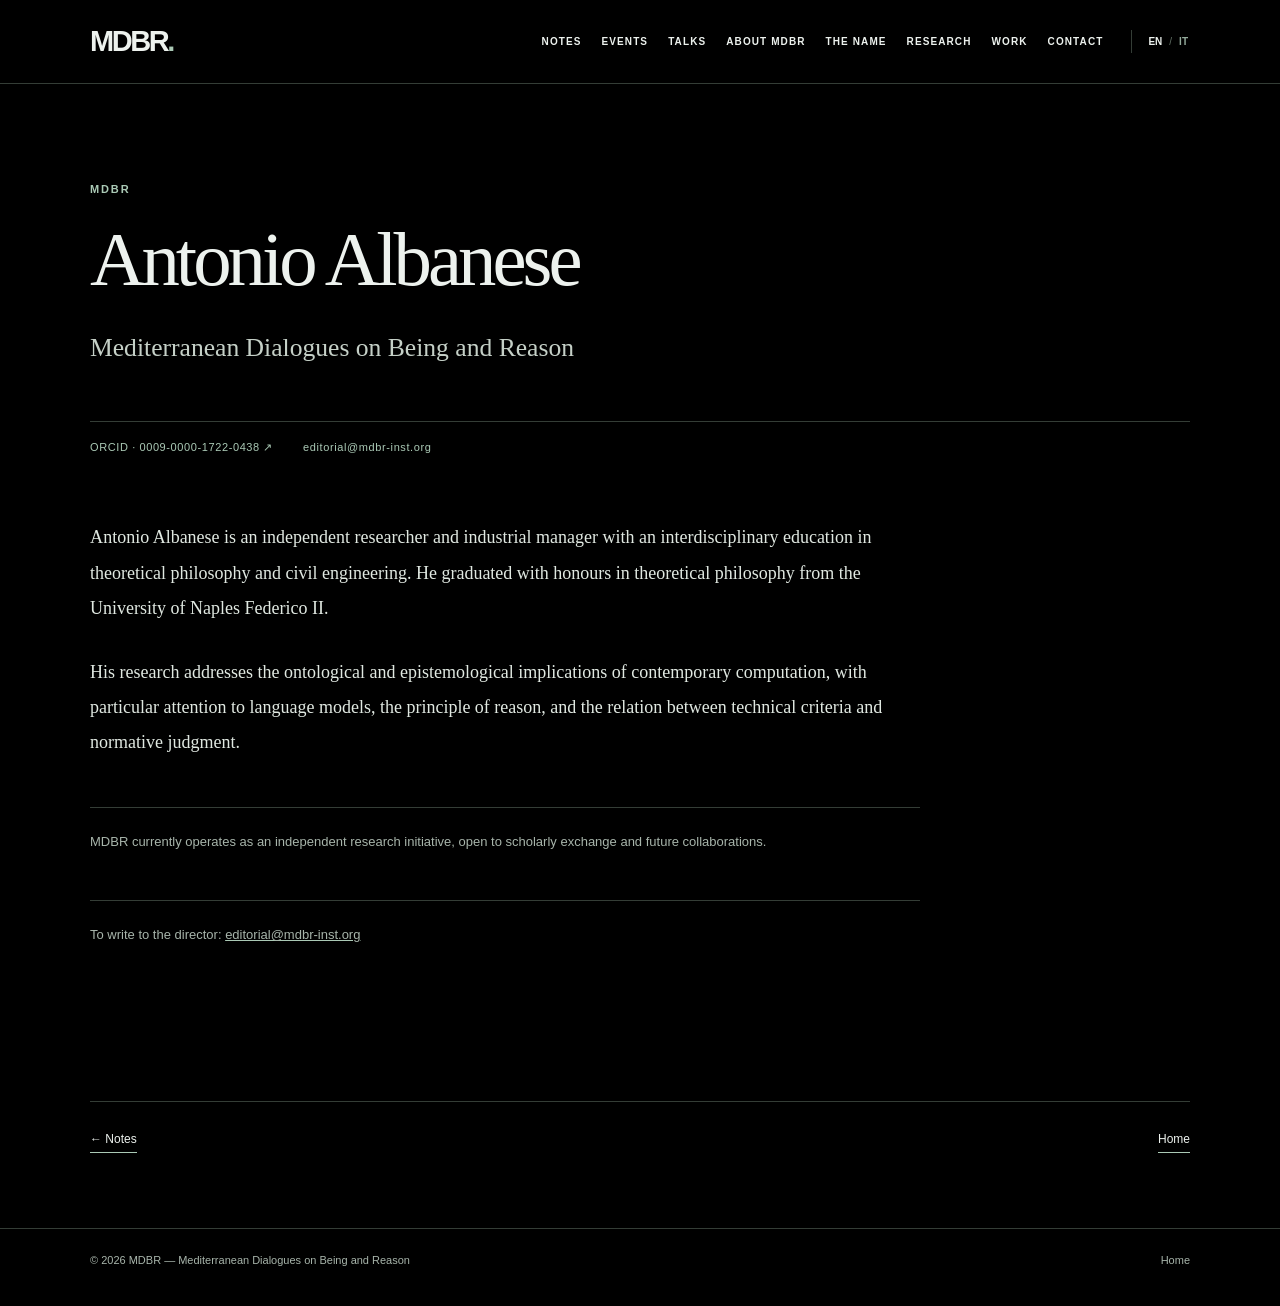
<file: antonioalbanese/index.html>
<!doctype html><html lang="en"><head><meta charset="utf-8"><meta name="viewport" content="width=device-width,initial-scale=1"><meta name="theme-color" content="#000000"><meta name="description" content="Antonio Albanese — MDBR – Mediterranean Dialogues on Being and Reason."><meta property="og:type" content="profile"><meta property="og:title" content="Antonio Albanese — MDBR"><meta property="og:description" content="MDBR – Mediterranean Dialogues on Being and Reason."><meta property="og:url" content="https://mdbr-inst.org/antonioalbanese/"><link rel="canonical" href="https://mdbr-inst.org/antonioalbanese/"><link rel="alternate" type="application/rss+xml" title="MDBR Notes RSS" href="/feed.xml"><link rel="icon" type="image/svg+xml" href="/favicon.svg"><link rel="stylesheet" href="/assets/notes.css?v=20261124"><title>Antonio Albanese — MDBR</title></head><body><header class="masthead"><div class="wrap masthead-inner">
  <a href="/" class="brand" aria-label="MDBR homepage">MDBR<span>.</span></a>
  <nav class="site-nav" id="site-nav" aria-label="Main navigation">
    <a href="/notes/" data-en="Notes" data-it="Note">Notes</a>
    <a href="/#events" data-en="Events" data-it="Eventi">Events</a>
    <a href="/talks/" data-en="Talks" data-it="Interventi">Talks</a>
    <a href="/#purpose" data-en="About MDBR" data-it="Cos’è MDBR">About MDBR</a>
    <a href="/#name" data-en="The name" data-it="Il nome">The name</a>
    <a href="/#research" data-en="Research" data-it="Ricerca">Research</a>
    <a href="/#work" data-en="Work" data-it="Lavori">Work</a>
    <a href="/#contact" data-en="Contact" data-it="Contatti">Contact</a>
  </nav>
  <div class="nav-tools"><div class="language" aria-label="Language selection">
    <button type="button" id="lang-en" aria-pressed="true" aria-label="English language">EN</button><span class="slash">/</span><button type="button" id="lang-it" aria-pressed="false" aria-label="Lingua italiana">IT</button>
  </div><button id="menu-toggle" class="menu-toggle" type="button" aria-controls="site-nav" aria-expanded="false" data-en="Menu" data-it="Menu">Menu</button></div>
</div></header>
<main><div class="wrap">
<div class="note-header"><span class="eyebrow">MDBR</span><h1>Antonio Albanese</h1>
<p class="note-intro">Mediterranean Dialogues on Being and Reason</p></div>
<div class="article-meta"><a href="https://orcid.org/0009-0000-1722-0438" target="_blank" rel="noopener noreferrer">ORCID · 0009-0000-1722-0438 ↗</a><a href="mailto:editorial@mdbr-inst.org">editorial@mdbr-inst.org</a></div>
<article class="article">
<p data-en="Antonio Albanese is an independent researcher and industrial manager with an interdisciplinary education in theoretical philosophy and civil engineering. He graduated with honours in theoretical philosophy from the University of Naples Federico II." data-it="Antonio Albanese è un ricercatore indipendente e manager industriale con una formazione interdisciplinare in filosofia teoretica e ingegneria civile. Si è laureato con lode in filosofia teoretica presso l'Università degli Studi di Napoli Federico II.">Antonio Albanese is an independent researcher and industrial manager with an interdisciplinary education in theoretical philosophy and civil engineering. He graduated with honours in theoretical philosophy from the University of Naples Federico II.</p>
<p data-en="His research addresses the ontological and epistemological implications of contemporary computation, with particular attention to language models, the principle of reason, and the relation between technical criteria and normative judgment." data-it="La sua ricerca affronta le implicazioni ontologiche ed epistemologiche del calcolo contemporaneo, con particolare attenzione ai modelli linguistici, al principio di ragione e alla relazione fra criteri tecnici e giudizio normativo.">His research addresses the ontological and epistemological implications of contemporary computation, with particular attention to language models, the principle of reason, and the relation between technical criteria and normative judgment.</p>
<p class="article-note" data-en="MDBR currently operates as an independent research initiative, open to scholarly exchange and future collaborations." data-it="MDBR opera attualmente come iniziativa di ricerca indipendente, aperta al confronto scientifico e a future collaborazioni.">MDBR currently operates as an independent research initiative, open to scholarly exchange and future collaborations.</p>
<p class="article-note"><span data-en="To write to the director:" data-it="Per scrivere al direttore:">To write to the director:</span> <a href="mailto:editorial@mdbr-inst.org">editorial@mdbr-inst.org</a></p>
</article>
<nav class="end-nav" aria-label="Next links"><a href="/notes/" data-en="← Notes" data-it="← Note">← Notes</a><a href="/" data-en="Home" data-it="Inizio">Home</a></nav>
</div></main><footer><div class="wrap"><span>© 2026 MDBR — Mediterranean Dialogues on Being and Reason</span><a href="/" data-en="Home" data-it="Inizio">Home</a></div></footer><script>
(() => {
  const en=document.getElementById('lang-en'),it=document.getElementById('lang-it');
  const setLanguage=(lang)=>{
    document.documentElement.lang=lang;
    document.querySelectorAll('[data-en][data-it]').forEach(el=>{el.textContent=el.dataset[lang]});
    en.setAttribute('aria-pressed',String(lang==='en'));
    it.setAttribute('aria-pressed',String(lang==='it'));
    try{localStorage.setItem('mdbr-language',lang)}catch(_){}
  };
  let stored='en';try{stored=localStorage.getItem('mdbr-language')||'en'}catch(_){}
  setLanguage(stored==='it'?'it':'en');
  en.addEventListener('click',()=>setLanguage('en'));
  it.addEventListener('click',()=>setLanguage('it'));
  const toggle=document.getElementById('menu-toggle'),nav=document.getElementById('site-nav');
  toggle.addEventListener('click',()=>{
    const open=toggle.getAttribute('aria-expanded')!=='true';
    toggle.setAttribute('aria-expanded',String(open));
    nav.classList.toggle('is-open',open);
  });
  nav.querySelectorAll('a').forEach(a=>a.addEventListener('click',()=>{nav.classList.remove('is-open');toggle.setAttribute('aria-expanded','false')}));
  document.addEventListener('keydown',e=>{if(e.key==='Escape'){nav.classList.remove('is-open');toggle.setAttribute('aria-expanded','false')}});
})();
</script><script src="/assets/stats.js?v=1" defer></script></body></html>
</file>
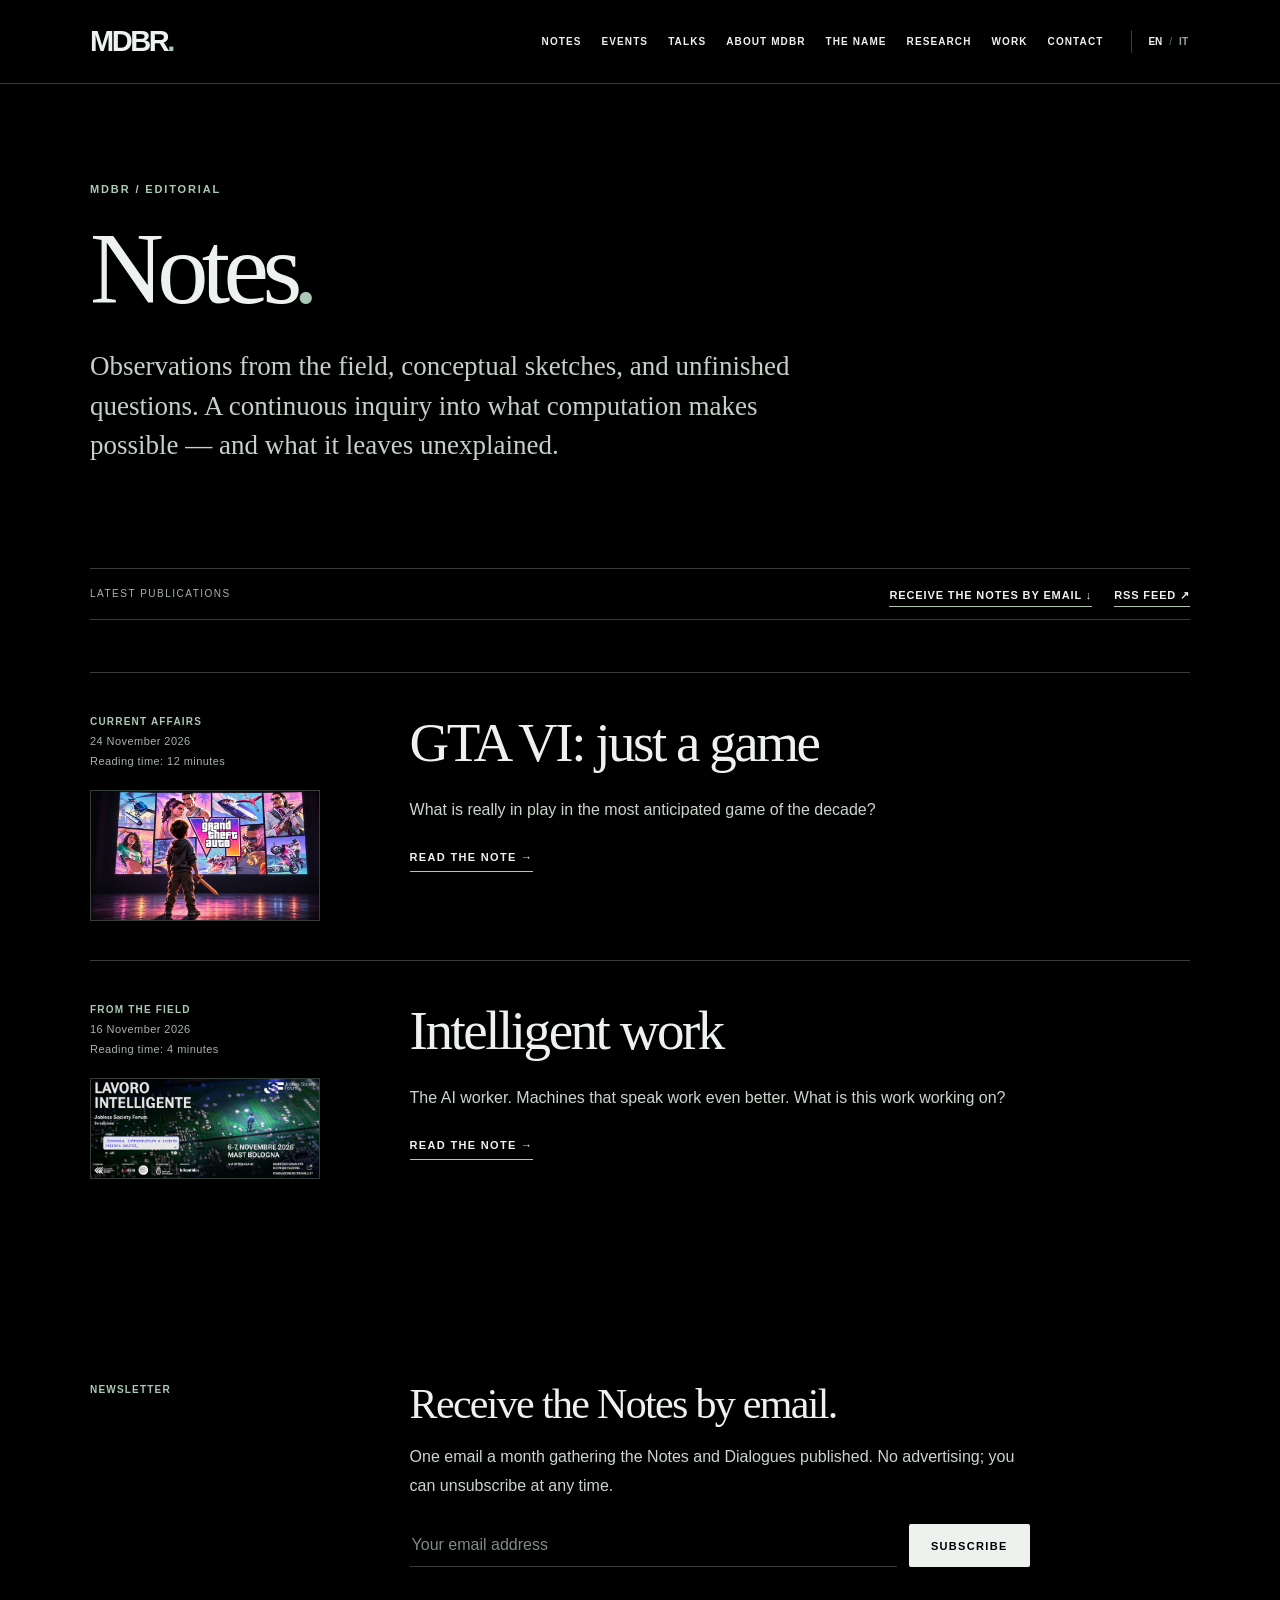
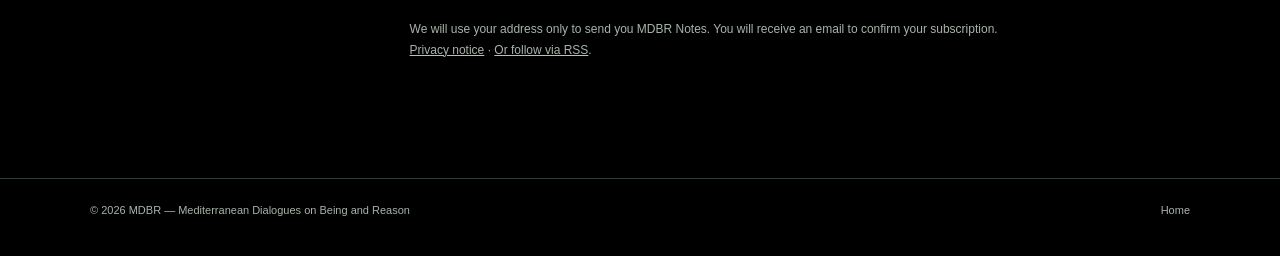
<file: notes/index.html>
<!doctype html><html lang="en"><head><meta charset="utf-8"><meta name="viewport" content="width=device-width,initial-scale=1"><meta name="theme-color" content="#000000"><meta name="description" content="Reflections and field notes at the intersection of philosophy, language, computation and technology."><meta property="og:type" content="article"><meta property="og:title" content="Notes — MDBR"><meta property="og:description" content="Reflections and field notes at the intersection of philosophy, language, computation and technology."><meta property="og:url" content="https://mdbr-inst.org/notes/"><link rel="canonical" href="https://mdbr-inst.org/notes/"><link rel="alternate" type="application/rss+xml" title="MDBR Notes RSS" href="/feed.xml"><link rel="icon" type="image/svg+xml" href="/favicon.svg"><link rel="stylesheet" href="/assets/notes.css?v=20261124"><title>Notes — MDBR</title></head><body><header class="masthead"><div class="wrap masthead-inner">
  <a href="/" class="brand" aria-label="MDBR homepage">MDBR<span>.</span></a>
  <nav class="site-nav" id="site-nav" aria-label="Main navigation">
    <a href="/notes/" data-en="Notes" data-it="Note">Notes</a>
    <a href="/#events" data-en="Events" data-it="Eventi">Events</a>
    <a href="/talks/" data-en="Talks" data-it="Interventi">Talks</a>
    <a href="/#purpose" data-en="About MDBR" data-it="Cos’è MDBR">About MDBR</a>
    <a href="/#name" data-en="The name" data-it="Il nome">The name</a>
    <a href="/#research" data-en="Research" data-it="Ricerca">Research</a>
    <a href="/#work" data-en="Work" data-it="Lavori">Work</a>
    <a href="/#contact" data-en="Contact" data-it="Contatti">Contact</a>
  </nav>
  <div class="nav-tools"><div class="language" aria-label="Language selection">
    <button type="button" id="lang-en" aria-pressed="true" aria-label="English language">EN</button><span class="slash">/</span><button type="button" id="lang-it" aria-pressed="false" aria-label="Lingua italiana">IT</button>
  </div><button id="menu-toggle" class="menu-toggle" type="button" aria-controls="site-nav" aria-expanded="false" data-en="Menu" data-it="Menu">Menu</button></div>
</div></header>
<main><div class="wrap">
<section class="lead"><span class="eyebrow" data-en="MDBR / Editorial" data-it="MDBR / Editoriale">MDBR / Editorial</span><h1>Notes<em>.</em></h1>
<p data-en="Observations from the field, conceptual sketches, and unfinished questions. A continuous inquiry into what computation makes possible — and what it leaves unexplained." data-it="Osservazioni dal campo, abbozzi concettuali e domande aperte. Un’indagine continua su ciò che il calcolo rende possibile — e su ciò che lascia senza spiegazione.">Observations from the field, conceptual sketches, and unfinished questions. A continuous inquiry into what computation makes possible — and what it leaves unexplained.</p></section>
<div class="subnav"><span class="small-label" data-en="Latest publications" data-it="Ultime pubblicazioni">Latest publications</span><span><a href="#subscribe" data-en="Receive the Notes by email ↓" data-it="Ricevi le Note per email ↓">Receive the Notes by email ↓</a><a href="/feed.xml" data-en="RSS feed ↗" data-it="Feed RSS ↗">RSS feed ↗</a></span></div>
<section class="note-list" aria-label="Notes archive">
<article class="note-card"><div class="note-meta"><span data-en="Current affairs" data-it="Attualità">Current affairs</span><time class="only-en" datetime="2026-11-24">24 November 2026</time><time class="only-it" datetime="2026-11-24">24 novembre 2026</time><small class="only-it">Tempo di lettura: 11 minuti</small><small class="only-en">Reading time: 12 minutes</small><a class="note-thumb" href="/notes/solo-un-gioco/" tabindex="-1" aria-hidden="true"><img src="/assets/notes/solo-un-gioco.jpg?v=3" alt="" loading="lazy"></a></div><div><h2><a href="/notes/solo-un-gioco/" data-en="GTA VI: just a game" data-it="GTA VI: solo un gioco">GTA VI: just a game</a></h2><p data-en="What is really in play in the most anticipated game of the decade?" data-it="Cosa è in gioco nel gioco più atteso del decennio?">What is really in play in the most anticipated game of the decade?</p><a class="read-link" href="/notes/solo-un-gioco/" data-en="Read the note →" data-it="Leggi la nota →">Read the note →</a></div></article><article class="note-card"><div class="note-meta"><span data-en="From the field" data-it="Dal campo">From the field</span><time class="only-en" datetime="2026-11-16">16 November 2026</time><time class="only-it" datetime="2026-11-16">16 novembre 2026</time><small class="only-it">Tempo di lettura: 4 minuti</small><small class="only-en">Reading time: 4 minutes</small><a class="note-thumb" href="/notes/lavoro-intelligente/" tabindex="-1" aria-hidden="true"><img src="/assets/events/jobless-society-forum-2026.jpg" alt="" loading="lazy"></a></div><div><h2><a href="/notes/lavoro-intelligente/" data-en="Intelligent work" data-it="Lavoro intelligente">Intelligent work</a></h2><p data-en="The AI worker. Machines that speak work even better. What is this work working on?" data-it="L’IA operaia. Le macchine che parlano lavorano anche meglio. A cosa lavora questo lavoro?">The AI worker. Machines that speak work even better. What is this work working on?</p><a class="read-link" href="/notes/lavoro-intelligente/" data-en="Read the note →" data-it="Leggi la nota →">Read the note →</a></div></article>
</section>
<section class="subscribe" id="subscribe" aria-labelledby="subscribe-title"><div class="note-meta"><span data-en="Newsletter" data-it="Newsletter">Newsletter</span></div><div>
<h2 id="subscribe-title" data-en="Receive the Notes by email." data-it="Ricevi le Note per email.">Receive the Notes by email.</h2>
<p class="subscribe-copy" data-en="One email a month gathering the Notes and Dialogues published. No advertising; you can unsubscribe at any time." data-it="Un’email al mese che raccoglie le Note e i Confronti pubblicati. Nessuna pubblicità; puoi annullare l’iscrizione in qualsiasi momento.">One email a month gathering the Notes and Dialogues published. No advertising; you can unsubscribe at any time.</p>
<form class="subscribe-form" action="https://assets.mailerlite.com/jsonp/2800697/forms/204312883328190264/subscribe" method="post">
<label class="hp" aria-hidden="true">Leave empty <input type="text" tabindex="-1" autocomplete="off"></label>
<input type="email" name="fields[email]" required autocomplete="email" aria-label="Email" placeholder="Your email address">
<input type="hidden" name="ml-submit" value="1"><input type="hidden" name="anticsrf" value="true">
<button type="submit" data-en="Subscribe" data-it="Iscriviti">Subscribe</button>
</form>
<p class="subscribe-status" role="status" aria-live="polite"></p>
<p class="subscribe-legal"><span class="only-en">We will use your address only to send you MDBR Notes. You will receive an email to confirm your subscription. <a href="/privacy/">Privacy notice</a> · <a href="/feed.xml">Or follow via RSS</a>.</span><span class="only-it">Useremo il tuo indirizzo solo per inviarti le Note di MDBR. Riceverai un’email per confermare l’iscrizione. <a href="/privacy/">Informativa privacy</a> · <a href="/feed.xml">Oppure segui con il feed RSS</a>.</span></p>
</div></section></div></main><footer><div class="wrap"><span>© 2026 MDBR — Mediterranean Dialogues on Being and Reason</span><a href="/" data-en="Home" data-it="Inizio">Home</a></div></footer><script>
(() => {
  const en=document.getElementById('lang-en'),it=document.getElementById('lang-it');
  const setLanguage=(lang)=>{
    document.documentElement.lang=lang;
    document.querySelectorAll('[data-en][data-it]').forEach(el=>{el.textContent=el.dataset[lang]});
    en.setAttribute('aria-pressed',String(lang==='en'));
    it.setAttribute('aria-pressed',String(lang==='it'));
    try{localStorage.setItem('mdbr-language',lang)}catch(_){}
  };
  let stored='en';try{stored=localStorage.getItem('mdbr-language')||'en'}catch(_){}
  setLanguage(stored==='it'?'it':'en');
  en.addEventListener('click',()=>setLanguage('en'));
  it.addEventListener('click',()=>setLanguage('it'));
  const toggle=document.getElementById('menu-toggle'),nav=document.getElementById('site-nav');
  toggle.addEventListener('click',()=>{
    const open=toggle.getAttribute('aria-expanded')!=='true';
    toggle.setAttribute('aria-expanded',String(open));
    nav.classList.toggle('is-open',open);
  });
  nav.querySelectorAll('a').forEach(a=>a.addEventListener('click',()=>{nav.classList.remove('is-open');toggle.setAttribute('aria-expanded','false')}));
  document.addEventListener('keydown',e=>{if(e.key==='Escape'){nav.classList.remove('is-open');toggle.setAttribute('aria-expanded','false')}});
})();
</script><script src="/assets/subscribe.js" defer></script><script src="/assets/stats.js?v=1" defer></script></body></html>
</file>
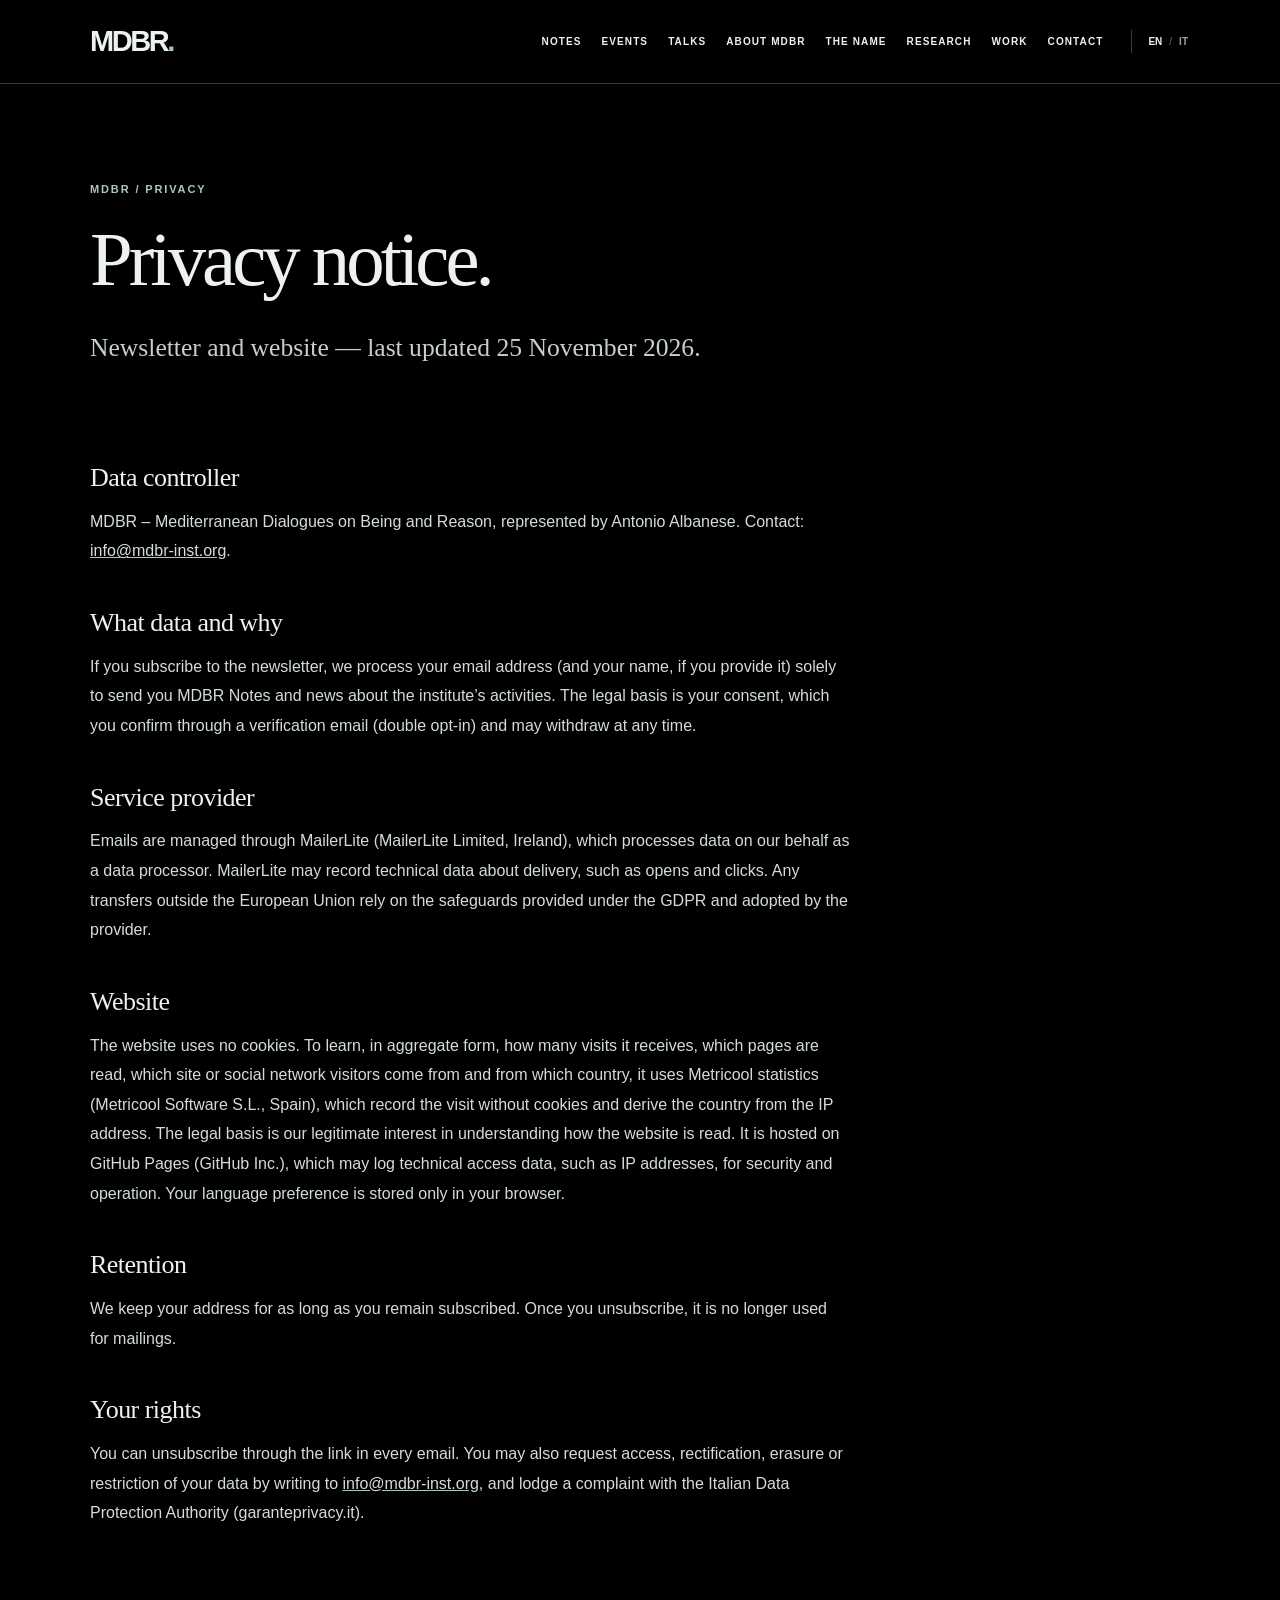
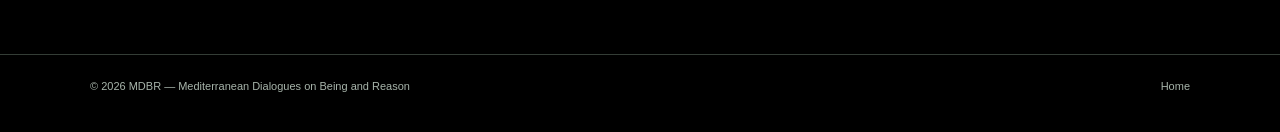
<file: privacy/index.html>
<!doctype html><html lang="en"><head><meta charset="utf-8"><meta name="viewport" content="width=device-width,initial-scale=1"><meta name="theme-color" content="#000000"><meta name="description" content="Privacy notice for the MDBR newsletter and website."><meta property="og:type" content="article"><meta property="og:title" content="Privacy — MDBR"><meta property="og:description" content="Privacy notice for the MDBR newsletter and website."><meta property="og:url" content="https://mdbr-inst.org/privacy/"><link rel="canonical" href="https://mdbr-inst.org/privacy/"><link rel="alternate" type="application/rss+xml" title="MDBR Notes RSS" href="/feed.xml"><link rel="icon" type="image/svg+xml" href="/favicon.svg"><link rel="stylesheet" href="/assets/notes.css?v=20261124"><title>Privacy — MDBR</title></head><body><header class="masthead"><div class="wrap masthead-inner">
  <a href="/" class="brand" aria-label="MDBR homepage">MDBR<span>.</span></a>
  <nav class="site-nav" id="site-nav" aria-label="Main navigation">
    <a href="/notes/" data-en="Notes" data-it="Note">Notes</a>
    <a href="/#events" data-en="Events" data-it="Eventi">Events</a>
    <a href="/talks/" data-en="Talks" data-it="Interventi">Talks</a>
    <a href="/#purpose" data-en="About MDBR" data-it="Cos’è MDBR">About MDBR</a>
    <a href="/#name" data-en="The name" data-it="Il nome">The name</a>
    <a href="/#research" data-en="Research" data-it="Ricerca">Research</a>
    <a href="/#work" data-en="Work" data-it="Lavori">Work</a>
    <a href="/#contact" data-en="Contact" data-it="Contatti">Contact</a>
  </nav>
  <div class="nav-tools"><div class="language" aria-label="Language selection">
    <button type="button" id="lang-en" aria-pressed="true" aria-label="English language">EN</button><span class="slash">/</span><button type="button" id="lang-it" aria-pressed="false" aria-label="Lingua italiana">IT</button>
  </div><button id="menu-toggle" class="menu-toggle" type="button" aria-controls="site-nav" aria-expanded="false" data-en="Menu" data-it="Menu">Menu</button></div>
</div></header>
<main><div class="wrap">
<section class="note-header"><span class="eyebrow" data-en="MDBR / Privacy" data-it="MDBR / Privacy">MDBR / Privacy</span><h1 data-en="Privacy notice." data-it="Informativa privacy.">Privacy notice.</h1><p class="note-intro" data-en="Newsletter and website — last updated 25 November 2026." data-it="Newsletter e sito — ultimo aggiornamento 25 novembre 2026.">Newsletter and website — last updated 25 November 2026.</p></section>
<section class="legal only-it" lang="it">
<h2>Titolare del trattamento</h2>
<p>MDBR – Mediterranean Dialogues on Being and Reason, nella persona di Antonio Albanese. Contatto: <a href="mailto:info@mdbr-inst.org">info@mdbr-inst.org</a>.</p>
<h2>Quali dati e perché</h2>
<p>Se ti iscrivi alla newsletter trattiamo il tuo indirizzo email (ed eventualmente il nome, se lo indichi) al solo scopo di inviarti le Note di MDBR e comunicazioni sulle attività dell’istituto. La base giuridica è il tuo consenso, che confermi con un’email di verifica (doppio opt-in) e che puoi revocare in qualsiasi momento.</p>
<h2>Fornitore del servizio</h2>
<p>Le email sono gestite tramite MailerLite (MailerLite Limited, Irlanda), che tratta i dati per nostro conto come responsabile del trattamento. MailerLite può registrare dati tecnici sull’invio, come aperture e clic. Eventuali trasferimenti di dati fuori dall’Unione europea avvengono sulla base delle garanzie previste dal GDPR adottate dal fornitore.</p>
<h2>Sito web</h2>
<p>Il sito non usa cookie. Per conoscere in forma aggregata quante visite riceve, quali pagine sono lette, da quale sito o social si arriva e da quale paese, usa le statistiche di Metricool (Metricool Software S.L., Spagna), che registrano la visita senza cookie e ricavano il paese dall’indirizzo IP. La base giuridica è il legittimo interesse a capire come viene letto il sito. È ospitato su GitHub Pages (GitHub Inc.), che può registrare dati tecnici di accesso, come l’indirizzo IP, per finalità di sicurezza e funzionamento. La preferenza di lingua è salvata solo nel tuo browser.</p>
<h2>Conservazione</h2>
<p>Conserviamo il tuo indirizzo finché resti iscritto. Se annulli l’iscrizione, il dato non viene più usato per gli invii.</p>
<h2>I tuoi diritti</h2>
<p>Puoi annullare l’iscrizione con il link presente in ogni email. Puoi inoltre chiedere accesso, rettifica, cancellazione o limitazione dei tuoi dati scrivendo a <a href="mailto:info@mdbr-inst.org">info@mdbr-inst.org</a>, e proporre reclamo al Garante per la protezione dei dati personali (garanteprivacy.it).</p>
</section>
<section class="legal only-en" lang="en">
<h2>Data controller</h2>
<p>MDBR – Mediterranean Dialogues on Being and Reason, represented by Antonio Albanese. Contact: <a href="mailto:info@mdbr-inst.org">info@mdbr-inst.org</a>.</p>
<h2>What data and why</h2>
<p>If you subscribe to the newsletter, we process your email address (and your name, if you provide it) solely to send you MDBR Notes and news about the institute’s activities. The legal basis is your consent, which you confirm through a verification email (double opt-in) and may withdraw at any time.</p>
<h2>Service provider</h2>
<p>Emails are managed through MailerLite (MailerLite Limited, Ireland), which processes data on our behalf as a data processor. MailerLite may record technical data about delivery, such as opens and clicks. Any transfers outside the European Union rely on the safeguards provided under the GDPR and adopted by the provider.</p>
<h2>Website</h2>
<p>The website uses no cookies. To learn, in aggregate form, how many visits it receives, which pages are read, which site or social network visitors come from and from which country, it uses Metricool statistics (Metricool Software S.L., Spain), which record the visit without cookies and derive the country from the IP address. The legal basis is our legitimate interest in understanding how the website is read. It is hosted on GitHub Pages (GitHub Inc.), which may log technical access data, such as IP addresses, for security and operation. Your language preference is stored only in your browser.</p>
<h2>Retention</h2>
<p>We keep your address for as long as you remain subscribed. Once you unsubscribe, it is no longer used for mailings.</p>
<h2>Your rights</h2>
<p>You can unsubscribe through the link in every email. You may also request access, rectification, erasure or restriction of your data by writing to <a href="mailto:info@mdbr-inst.org">info@mdbr-inst.org</a>, and lodge a complaint with the Italian Data Protection Authority (garanteprivacy.it).</p>
</section>
</div></main><footer><div class="wrap"><span>© 2026 MDBR — Mediterranean Dialogues on Being and Reason</span><a href="/" data-en="Home" data-it="Inizio">Home</a></div></footer><script>
(() => {
  const en=document.getElementById('lang-en'),it=document.getElementById('lang-it');
  const setLanguage=(lang)=>{
    document.documentElement.lang=lang;
    document.querySelectorAll('[data-en][data-it]').forEach(el=>{el.textContent=el.dataset[lang]});
    en.setAttribute('aria-pressed',String(lang==='en'));
    it.setAttribute('aria-pressed',String(lang==='it'));
    try{localStorage.setItem('mdbr-language',lang)}catch(_){}
  };
  let stored='en';try{stored=localStorage.getItem('mdbr-language')||'en'}catch(_){}
  setLanguage(stored==='it'?'it':'en');
  en.addEventListener('click',()=>setLanguage('en'));
  it.addEventListener('click',()=>setLanguage('it'));
  const toggle=document.getElementById('menu-toggle'),nav=document.getElementById('site-nav');
  toggle.addEventListener('click',()=>{
    const open=toggle.getAttribute('aria-expanded')!=='true';
    toggle.setAttribute('aria-expanded',String(open));
    nav.classList.toggle('is-open',open);
  });
  nav.querySelectorAll('a').forEach(a=>a.addEventListener('click',()=>{nav.classList.remove('is-open');toggle.setAttribute('aria-expanded','false')}));
  document.addEventListener('keydown',e=>{if(e.key==='Escape'){nav.classList.remove('is-open');toggle.setAttribute('aria-expanded','false')}});
})();
</script><script src="/assets/stats.js?v=1" defer></script></body></html>
</file>
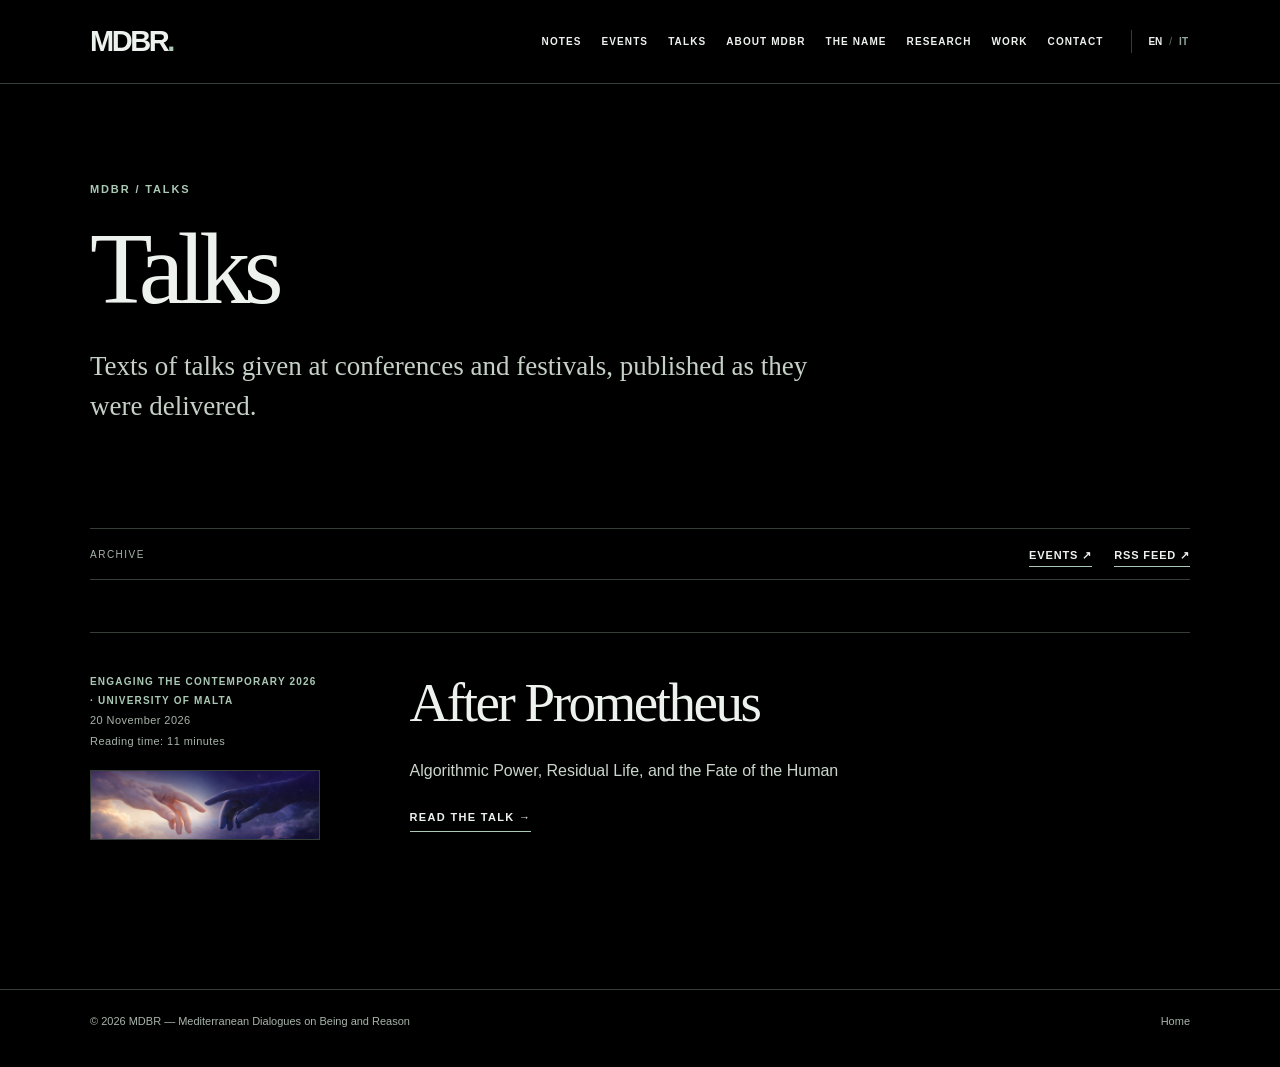
<file: talks/index.html>
<!doctype html><html lang="en"><head><meta charset="utf-8"><meta name="viewport" content="width=device-width,initial-scale=1"><meta name="theme-color" content="#000000"><meta name="description" content="I testi degli interventi di MDBR a convegni e festival."><meta property="og:type" content="article"><meta property="og:title" content="Interventi — MDBR"><meta property="og:description" content="I testi degli interventi di MDBR a convegni e festival."><meta property="og:url" content="https://mdbr-inst.org/talks/"><link rel="canonical" href="https://mdbr-inst.org/talks/"><link rel="alternate" type="application/rss+xml" title="MDBR Notes RSS" href="/feed.xml"><link rel="icon" type="image/svg+xml" href="/favicon.svg"><link rel="stylesheet" href="/assets/notes.css?v=20261124"><title>Interventi — MDBR</title></head><body><header class="masthead"><div class="wrap masthead-inner">
  <a href="/" class="brand" aria-label="MDBR homepage">MDBR<span>.</span></a>
  <nav class="site-nav" id="site-nav" aria-label="Main navigation">
    <a href="/notes/" data-en="Notes" data-it="Note">Notes</a>
    <a href="/#events" data-en="Events" data-it="Eventi">Events</a>
    <a href="/talks/" data-en="Talks" data-it="Interventi">Talks</a>
    <a href="/#purpose" data-en="About MDBR" data-it="Cos’è MDBR">About MDBR</a>
    <a href="/#name" data-en="The name" data-it="Il nome">The name</a>
    <a href="/#research" data-en="Research" data-it="Ricerca">Research</a>
    <a href="/#work" data-en="Work" data-it="Lavori">Work</a>
    <a href="/#contact" data-en="Contact" data-it="Contatti">Contact</a>
  </nav>
  <div class="nav-tools"><div class="language" aria-label="Language selection">
    <button type="button" id="lang-en" aria-pressed="true" aria-label="English language">EN</button><span class="slash">/</span><button type="button" id="lang-it" aria-pressed="false" aria-label="Lingua italiana">IT</button>
  </div><button id="menu-toggle" class="menu-toggle" type="button" aria-controls="site-nav" aria-expanded="false" data-en="Menu" data-it="Menu">Menu</button></div>
</div></header>
<main><div class="wrap">
<section class="lead"><span class="eyebrow" data-en="MDBR / Talks" data-it="MDBR / Interventi">MDBR / Talks</span><h1 data-en="Talks" data-it="Interventi">Talks</h1>
<p data-en="Texts of talks given at conferences and festivals, published as they were delivered." data-it="I testi degli interventi tenuti a convegni e festival, pubblicati così come sono stati pronunciati.">Texts of talks given at conferences and festivals, published as they were delivered.</p></section>
<div class="subnav"><span class="small-label" data-en="Archive" data-it="Archivio">Archive</span><span><a href="/#events" data-en="Events ↗" data-it="Eventi ↗">Events ↗</a><a href="/feed.xml" data-en="RSS feed ↗" data-it="Feed RSS ↗">RSS feed ↗</a></span></div>
<section class="note-list" aria-label="Talks archive">
<article class="note-card"><div class="note-meta"><span>Engaging the Contemporary 2026 · University of Malta</span><time class="only-en" datetime="2026-11-20">20 November 2026</time><time class="only-it" datetime="2026-11-20">20 novembre 2026</time><small class="only-it">Tempo di lettura: 11 minuti</small><small class="only-en">Reading time: 11 minutes</small><a class="note-thumb" href="/talks/after-prometheus/" tabindex="-1" aria-hidden="true"><img src="/assets/events/malta-2026-wide.jpg" alt="" loading="lazy"></a></div><div><h2><a href="/talks/after-prometheus/">After Prometheus</a></h2><p>Algorithmic Power, Residual Life, and the Fate of the Human</p><a class="read-link" href="/talks/after-prometheus/" data-en="Read the talk →" data-it="Leggi l’intervento →">Read the talk →</a></div></article>
</section>
</div></main><footer><div class="wrap"><span>© 2026 MDBR — Mediterranean Dialogues on Being and Reason</span><a href="/" data-en="Home" data-it="Inizio">Home</a></div></footer><script>
(() => {
  const en=document.getElementById('lang-en'),it=document.getElementById('lang-it');
  const setLanguage=(lang)=>{
    document.documentElement.lang=lang;
    document.querySelectorAll('[data-en][data-it]').forEach(el=>{el.textContent=el.dataset[lang]});
    en.setAttribute('aria-pressed',String(lang==='en'));
    it.setAttribute('aria-pressed',String(lang==='it'));
    try{localStorage.setItem('mdbr-language',lang)}catch(_){}
  };
  let stored='en';try{stored=localStorage.getItem('mdbr-language')||'en'}catch(_){}
  setLanguage(stored==='it'?'it':'en');
  en.addEventListener('click',()=>setLanguage('en'));
  it.addEventListener('click',()=>setLanguage('it'));
  const toggle=document.getElementById('menu-toggle'),nav=document.getElementById('site-nav');
  toggle.addEventListener('click',()=>{
    const open=toggle.getAttribute('aria-expanded')!=='true';
    toggle.setAttribute('aria-expanded',String(open));
    nav.classList.toggle('is-open',open);
  });
  nav.querySelectorAll('a').forEach(a=>a.addEventListener('click',()=>{nav.classList.remove('is-open');toggle.setAttribute('aria-expanded','false')}));
  document.addEventListener('keydown',e=>{if(e.key==='Escape'){nav.classList.remove('is-open');toggle.setAttribute('aria-expanded','false')}});
})();
</script><script src="/assets/stats.js?v=1" defer></script></body></html>
</file>
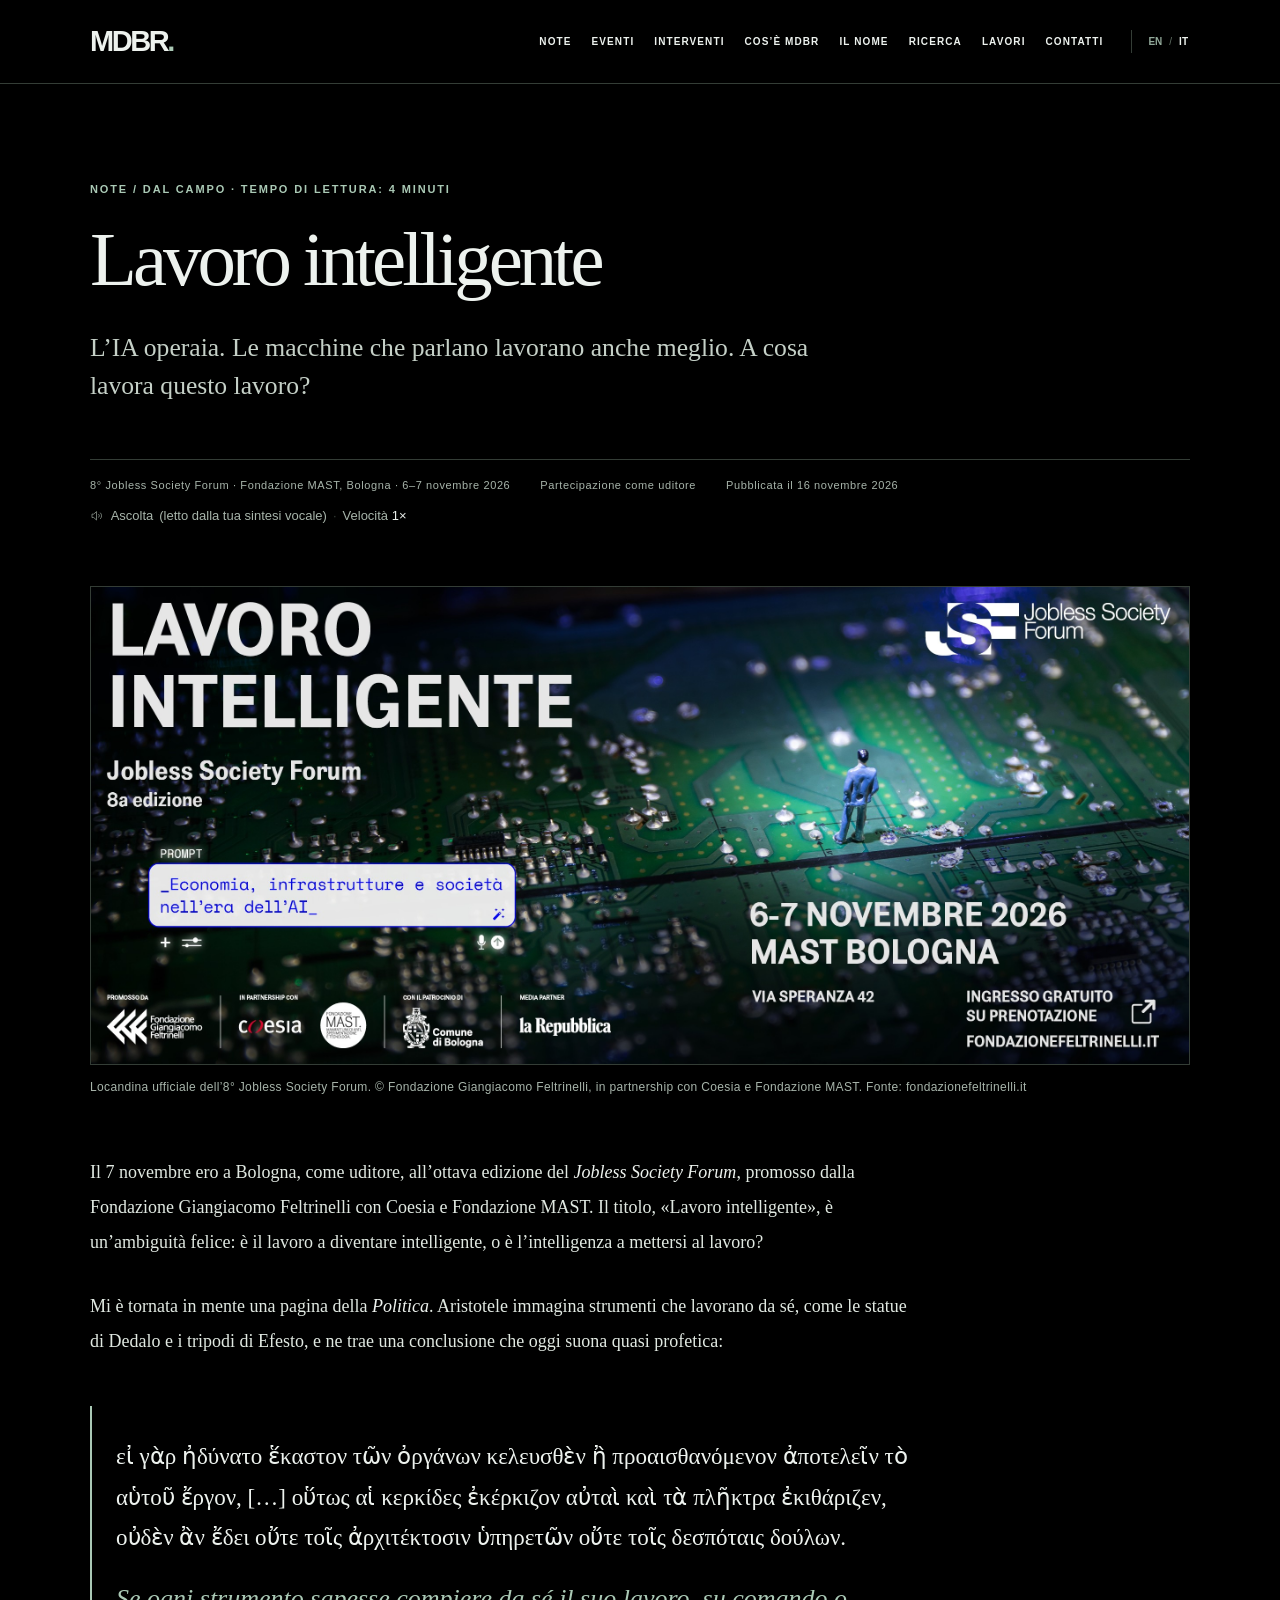
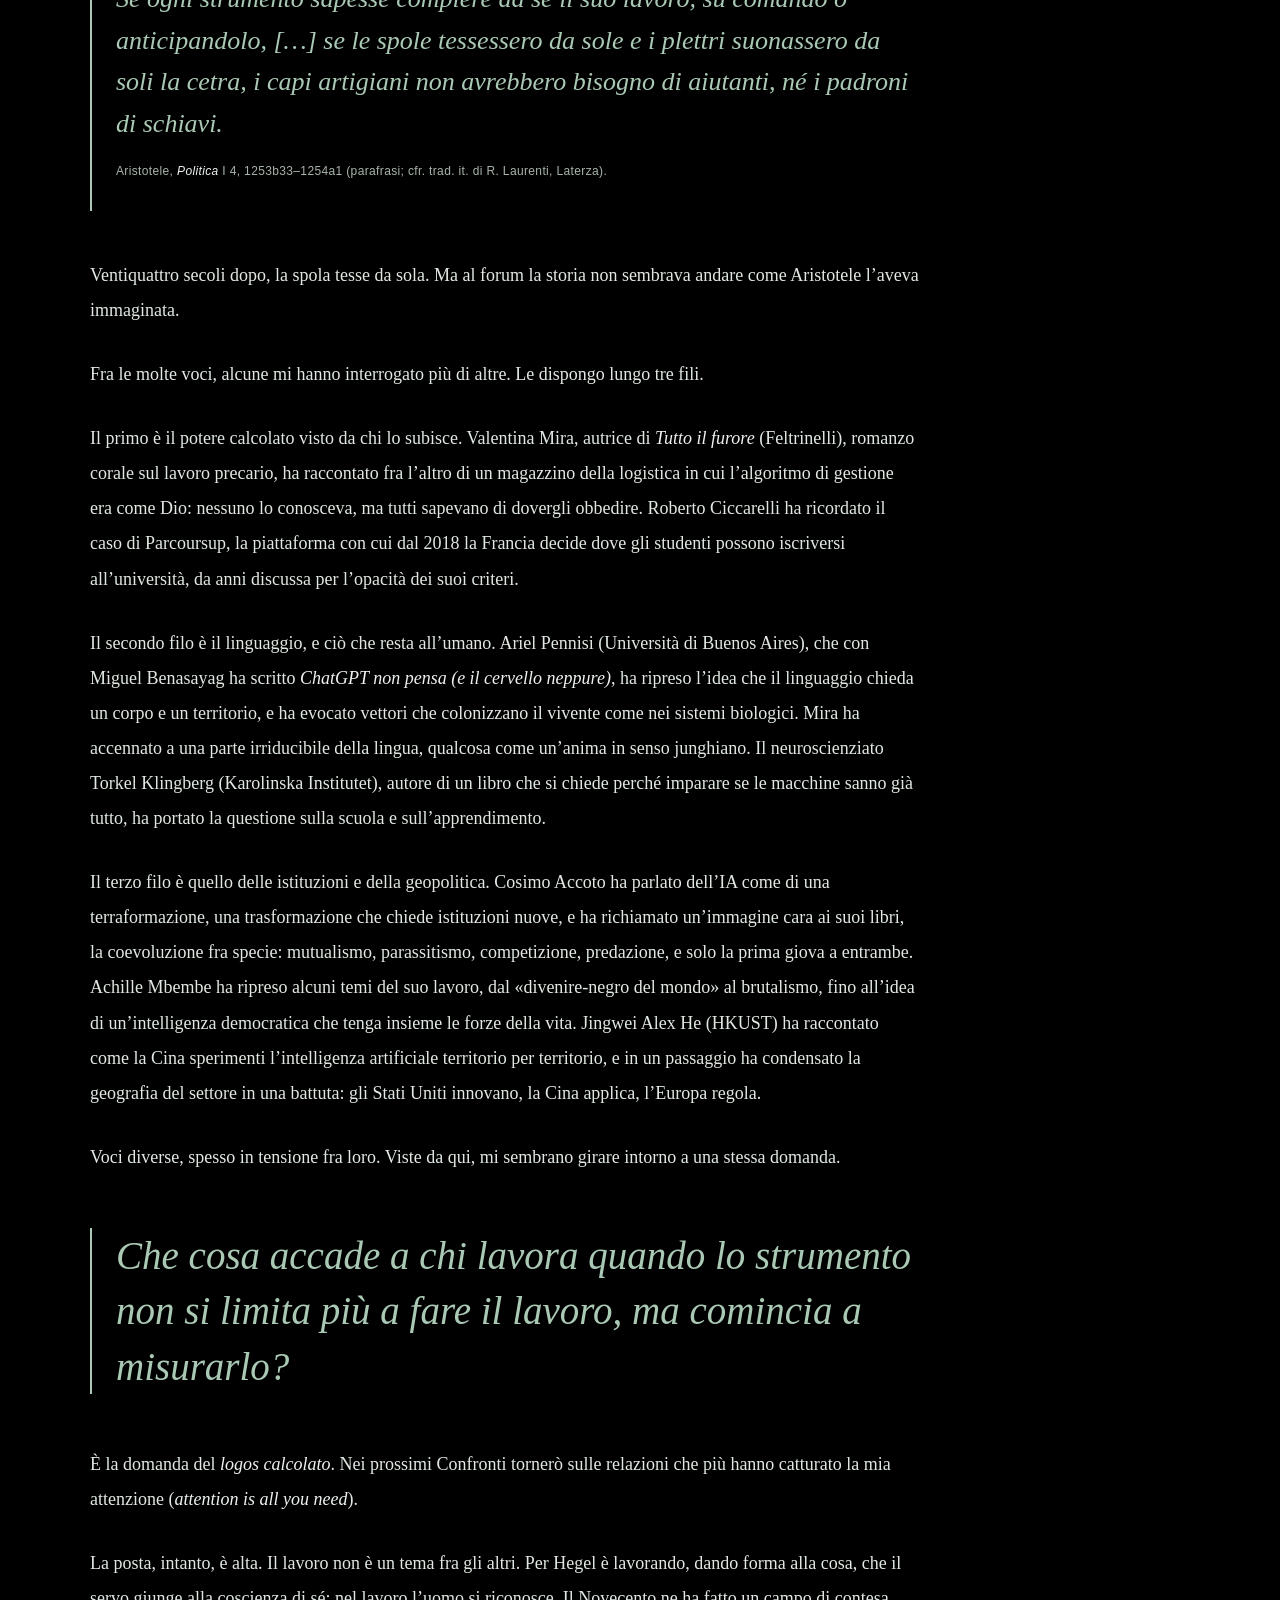
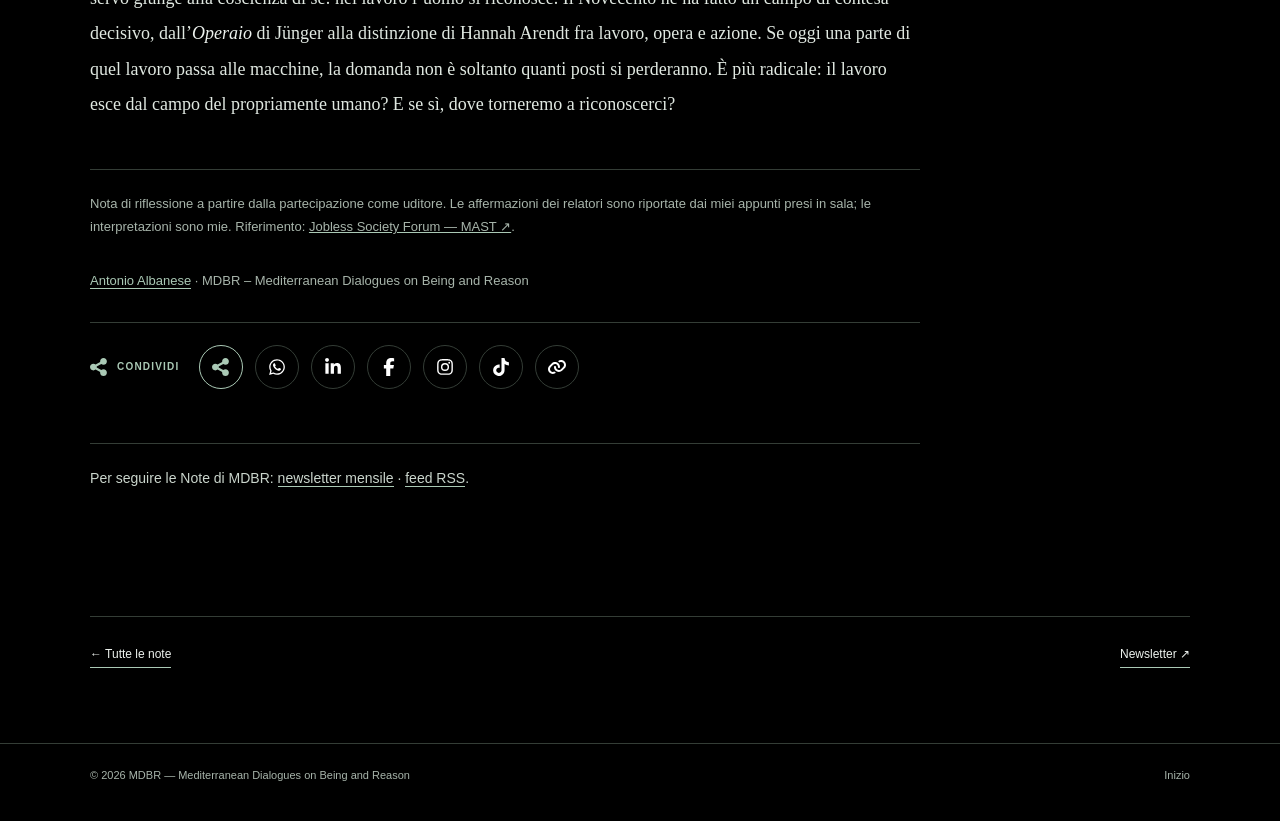
<file: notes/lavoro-intelligente/index.html>
<!doctype html><html lang="it" data-page-lang="it"><head><meta charset="utf-8"><meta name="viewport" content="width=device-width,initial-scale=1"><meta name="theme-color" content="#000000"><meta name="author" content="Antonio Albanese"><meta name="description" content="L’IA operaia. Le macchine che parlano lavorano anche meglio. A cosa lavora questo lavoro? Dal Jobless Society Forum di Bologna."><meta property="og:type" content="article"><meta property="og:title" content="Lavoro intelligente — Nota su MDBR di Antonio Albanese"><meta property="og:site_name" content="MDBR"><meta property="og:locale" content="it_IT"><meta property="og:description" content="L’IA operaia. Le macchine che parlano lavorano anche meglio. A cosa lavora questo lavoro? Dal Jobless Society Forum di Bologna."><meta property="og:url" content="https://mdbr-inst.org/notes/lavoro-intelligente/"><meta name="twitter:card" content="summary_large_image"><meta property="og:image" content="https://mdbr-inst.org/assets/og/lavoro-intelligente-it.jpg"><meta property="og:image:width" content="1200"><meta property="og:image:height" content="630"><meta property="og:image:alt" content="Lavoro intelligente — Nota su MDBR di Antonio Albanese"><meta property="article:published_time" content="2026-11-16"><link rel="canonical" href="https://mdbr-inst.org/notes/lavoro-intelligente/"><link rel="alternate" hreflang="it" href="https://mdbr-inst.org/notes/lavoro-intelligente/"><link rel="alternate" hreflang="en" href="https://mdbr-inst.org/notes/lavoro-intelligente/en/"><link rel="alternate" hreflang="x-default" href="https://mdbr-inst.org/notes/lavoro-intelligente/"><link rel="alternate" type="application/rss+xml" title="MDBR Notes RSS" href="/feed.xml"><link rel="icon" type="image/svg+xml" href="/favicon.svg"><link rel="stylesheet" href="/assets/notes.css?v=20261124"><title>Lavoro intelligente — Nota su MDBR di Antonio Albanese</title></head><body><header class="masthead"><div class="wrap masthead-inner">
  <a href="/" class="brand" aria-label="MDBR homepage">MDBR<span>.</span></a>
  <nav class="site-nav" id="site-nav" aria-label="Main navigation">
    <a href="/notes/" data-en="Notes" data-it="Note">Notes</a>
    <a href="/#events" data-en="Events" data-it="Eventi">Events</a>
    <a href="/talks/" data-en="Talks" data-it="Interventi">Talks</a>
    <a href="/#purpose" data-en="About MDBR" data-it="Cos’è MDBR">About MDBR</a>
    <a href="/#name" data-en="The name" data-it="Il nome">The name</a>
    <a href="/#research" data-en="Research" data-it="Ricerca">Research</a>
    <a href="/#work" data-en="Work" data-it="Lavori">Work</a>
    <a href="/#contact" data-en="Contact" data-it="Contatti">Contact</a>
  </nav>
  <div class="nav-tools"><div class="language" aria-label="Language selection">
    <button type="button" id="lang-en" aria-pressed="true" aria-label="English language">EN</button><span class="slash">/</span><button type="button" id="lang-it" aria-pressed="false" aria-label="Lingua italiana">IT</button>
  </div><button id="menu-toggle" class="menu-toggle" type="button" aria-controls="site-nav" aria-expanded="false" data-en="Menu" data-it="Menu">Menu</button></div>
</div></header>
<main><div class="wrap">
<div class="note-header"><span class="eyebrow" data-en="Notes / From the field · Reading time: 4 minutes" data-it="Note / Dal campo · Tempo di lettura: 4 minuti">Notes / From the field · Reading time: 4 minutes</span><h1 data-en="Intelligent work" data-it="Lavoro intelligente">Intelligent work</h1>
<p class="note-intro" data-en="The AI worker. Machines that speak work even better. What is this work working on?" data-it="L’IA operaia. Le macchine che parlano lavorano anche meglio. A cosa lavora questo lavoro?">The AI worker. Machines that speak work even better. What is this work working on?</p></div>
<div class="article-meta"><span data-en="8th Jobless Society Forum · Fondazione MAST, Bologna · 6–7 November 2026" data-it="8° Jobless Society Forum · Fondazione MAST, Bologna · 6–7 novembre 2026">8th Jobless Society Forum · Fondazione MAST, Bologna · 6–7 November 2026</span><span data-en="Attended as audience member" data-it="Partecipazione come uditore">Attended as audience member</span><span data-en="Published 16 November 2026" data-it="Pubblicata il 16 novembre 2026">Published 16 November 2026</span></div>
<div class="listen" aria-label="Listen"><button type="button" class="listen-btn" aria-pressed="false"><svg aria-hidden="true" viewBox="0 0 24 24" fill="none" stroke="currentColor" stroke-width="1.4" stroke-linecap="round" stroke-linejoin="round"><path d="M11 5 6.5 9H3.5v6h3L11 19z"/><path d="M15.5 9.5a3.5 3.5 0 0 1 0 5"/><path d="M18.5 7a7 7 0 0 1 0 10"/></svg><span class="listen-label">Ascolta</span></button><span class="listen-note" data-en="(read aloud by your device’s voice)" data-it="(letto dalla tua sintesi vocale)">(letto dalla tua sintesi vocale)</span><span class="listen-sep" hidden>·</span><button type="button" class="listen-stop" hidden data-en="Stop" data-it="Stop">Stop</button><span class="listen-sep listen-sep-rate">·</span><button type="button" class="listen-rate" aria-label="Velocità di lettura"><span class="listen-rate-label" data-en="Speed" data-it="Velocità">Velocità</span> <span class="listen-rate-val">1×</span></button><span class="listen-status" aria-live="polite"></span></div>
<figure class="note-figure"><img src="/assets/events/jobless-society-forum-2026.jpg" alt="Locandina ufficiale dell’8° Jobless Society Forum «Lavoro intelligente», MAST Bologna, 6–7 novembre 2026"><figcaption data-en="Official poster of the 8th Jobless Society Forum. © Fondazione Giangiacomo Feltrinelli, in partnership with Coesia and Fondazione MAST. Source: fondazionefeltrinelli.it" data-it="Locandina ufficiale dell’8° Jobless Society Forum. © Fondazione Giangiacomo Feltrinelli, in partnership con Coesia e Fondazione MAST. Fonte: fondazionefeltrinelli.it">Official poster of the 8th Jobless Society Forum. © Fondazione Giangiacomo Feltrinelli, in partnership with Coesia and Fondazione MAST. Source: fondazionefeltrinelli.it</figcaption></figure>
<article class="article">
<div class="only-it" lang="it">
<p>Il 7 novembre ero a Bologna, come uditore, all’ottava edizione del <em>Jobless Society Forum</em>, promosso dalla Fondazione Giangiacomo Feltrinelli con Coesia e Fondazione MAST. Il titolo, «Lavoro intelligente», è un’ambiguità felice: è il lavoro a diventare intelligente, o è l’intelligenza a mettersi al lavoro?</p>
<p>Mi è tornata in mente una pagina della <em>Politica</em>. Aristotele immagina strumenti che lavorano da sé, come le statue di Dedalo e i tripodi di Efesto, e ne trae una conclusione che oggi suona quasi profetica:</p>
<blockquote class="article-quote"><p class="greek" lang="grc">εἰ γὰρ ἠδύνατο ἕκαστον τῶν ὀργάνων κελευσθὲν ἢ προαισθανόμενον ἀποτελεῖν τὸ αὑτοῦ ἔργον, […] οὕτως αἱ κερκίδες ἐκέρκιζον αὐταὶ καὶ τὰ πλῆκτρα ἐκιθάριζεν, οὐδὲν ἂν ἔδει οὔτε τοῖς ἀρχιτέκτοσιν ὑπηρετῶν οὔτε τοῖς δεσπόταις δούλων.</p><p class="paraphrase">Se ogni strumento sapesse compiere da sé il suo lavoro, su comando o anticipandolo, […] se le spole tessessero da sole e i plettri suonassero da soli la cetra, i capi artigiani non avrebbero bisogno di aiutanti, né i padroni di schiavi.</p><cite>Aristotele, <em>Politica</em> I 4, 1253b33–1254a1 (parafrasi; cfr. trad. it. di R. Laurenti, Laterza).</cite></blockquote>
<p>Ventiquattro secoli dopo, la spola tesse da sola. Ma al forum la storia non sembrava andare come Aristotele l’aveva immaginata.</p>
<p>Fra le molte voci, alcune mi hanno interrogato più di altre. Le dispongo lungo tre fili.</p>
<p>Il primo è il potere calcolato visto da chi lo subisce. Valentina Mira, autrice di <em>Tutto il furore</em> (Feltrinelli), romanzo corale sul lavoro precario, ha raccontato fra l’altro di un magazzino della logistica in cui l’algoritmo di gestione era come Dio: nessuno lo conosceva, ma tutti sapevano di dovergli obbedire. Roberto Ciccarelli ha ricordato il caso di Parcoursup, la piattaforma con cui dal 2018 la Francia decide dove gli studenti possono iscriversi all’università, da anni discussa per l’opacità dei suoi criteri.</p>
<p>Il secondo filo è il linguaggio, e ciò che resta all’umano. Ariel Pennisi (Università di Buenos Aires), che con Miguel Benasayag ha scritto <em>ChatGPT non pensa (e il cervello neppure)</em>, ha ripreso l’idea che il linguaggio chieda un corpo e un territorio, e ha evocato vettori che colonizzano il vivente come nei sistemi biologici. Mira ha accennato a una parte irriducibile della lingua, qualcosa come un’anima in senso junghiano. Il neuroscienziato Torkel Klingberg (Karolinska Institutet), autore di un libro che si chiede perché imparare se le macchine sanno già tutto, ha portato la questione sulla scuola e sull’apprendimento.</p>
<p>Il terzo filo è quello delle istituzioni e della geopolitica. Cosimo Accoto ha parlato dell’IA come di una terraformazione, una trasformazione che chiede istituzioni nuove, e ha richiamato un’immagine cara ai suoi libri, la coevoluzione fra specie: mutualismo, parassitismo, competizione, predazione, e solo la prima giova a entrambe. Achille Mbembe ha ripreso alcuni temi del suo lavoro, dal «divenire-negro del mondo» al brutalismo, fino all’idea di un’intelligenza democratica che tenga insieme le forze della vita. Jingwei Alex He (HKUST) ha raccontato come la Cina sperimenti l’intelligenza artificiale territorio per territorio, e in un passaggio ha condensato la geografia del settore in una battuta: gli Stati Uniti innovano, la Cina applica, l’Europa regola.</p>
<p>Voci diverse, spesso in tensione fra loro. Viste da qui, mi sembrano girare intorno a una stessa domanda.</p>
<p class="article-question">Che cosa accade a chi lavora quando lo strumento non si limita più a fare il lavoro, ma comincia a misurarlo?</p>
<p>È la domanda del <em>logos calcolato</em>. Nei prossimi Confronti tornerò sulle relazioni che più hanno catturato la mia attenzione (<em lang="en">attention is all you need</em>).</p>
<p>La posta, intanto, è alta. Il lavoro non è un tema fra gli altri. Per Hegel è lavorando, dando forma alla cosa, che il servo giunge alla coscienza di sé: nel lavoro l’uomo si riconosce. Il Novecento ne ha fatto un campo di contesa decisivo, dall’<em>Operaio</em> di Jünger alla distinzione di Hannah Arendt fra lavoro, opera e azione. Se oggi una parte di quel lavoro passa alle macchine, la domanda non è soltanto quanti posti si perderanno. È più radicale: il lavoro esce dal campo del propriamente umano? E se sì, dove torneremo a riconoscerci?</p>
<p class="article-note">Nota di riflessione a partire dalla partecipazione come uditore. Le affermazioni dei relatori sono riportate dai miei appunti presi in sala; le interpretazioni sono mie. Riferimento: <a href="https://www.mast.org/it_IT/jobless-society-forum-lavoro-intelligente" target="_blank" rel="noopener noreferrer">Jobless Society Forum — MAST ↗</a>.</p>
</div>
<div class="only-en" lang="en">
<p>On 7 November I was in Bologna, as an audience member, at the eighth <em>Jobless Society Forum</em>, promoted by Fondazione Giangiacomo Feltrinelli with Coesia and Fondazione MAST. Its title, “Intelligent Work”, is a happy ambiguity: is work becoming intelligent, or is intelligence being put to work?</p>
<p>A page of the <em>Politics</em> came back to mind. Aristotle imagines tools that work by themselves, like the statues of Daedalus and the tripods of Hephaestus, and draws a conclusion that sounds almost prophetic today:</p>
<blockquote class="article-quote"><p class="greek" lang="grc">εἰ γὰρ ἠδύνατο ἕκαστον τῶν ὀργάνων κελευσθὲν ἢ προαισθανόμενον ἀποτελεῖν τὸ αὑτοῦ ἔργον, […] οὕτως αἱ κερκίδες ἐκέρκιζον αὐταὶ καὶ τὰ πλῆκτρα ἐκιθάριζεν, οὐδὲν ἂν ἔδει οὔτε τοῖς ἀρχιτέκτοσιν ὑπηρετῶν οὔτε τοῖς δεσπόταις δούλων.</p><p class="paraphrase">If every tool could do its own work, on command or anticipating it, […] if shuttles wove by themselves and plectra played the lyre on their own, master craftsmen would need no assistants, and masters no slaves.</p><cite>Aristotle, <em>Politics</em> I 4, 1253b33–1254a1 (paraphrase; cf. the translation by B. Jowett).</cite></blockquote>
<p>Twenty-four centuries later, the shuttle weaves by itself. Yet at the forum the story did not seem to be unfolding as Aristotle had imagined.</p>
<p>Among the many voices, some questioned me more than others. I lay them out along three threads.</p>
<p>The first is calculated power as seen by those subjected to it. Valentina Mira, author of <em>Tutto il furore</em> (Feltrinelli), a choral novel about precarious work, spoke among other things of a logistics warehouse where the management algorithm was like God: nobody knew it, yet everyone knew they had to obey it. Roberto Ciccarelli recalled the case of Parcoursup, the platform through which France has decided since 2018 where students may enrol at university, debated for years for the opacity of its criteria.</p>
<p>The second thread is language, and what remains to the human. Ariel Pennisi (University of Buenos Aires), who wrote <em>La inteligencia artificial no piensa (el cerebro tampoco)</em> with Miguel Benasayag, took up the idea that language requires a body and a territory, and evoked vectors that colonise the living as in biological systems. Mira hinted at an irreducible part of language, something like a soul in the Jungian sense. The neuroscientist Torkel Klingberg (Karolinska Institutet), author of a book asking why we should learn if machines already know everything, brought the question to school and learning.</p>
<p>The third thread is that of institutions and geopolitics. Cosimo Accoto spoke of AI as a terraforming, a transformation that calls for new institutions, and recalled an image dear to his books, coevolution between species: mutualism, parasitism, competition, predation, and only the first benefits both. Achille Mbembe returned to some themes of his work, from the “becoming-Black of the world” to brutalism, up to the idea of a democratic intelligence that holds together the forces of life. Jingwei Alex He (HKUST) described how China experiments with artificial intelligence territory by territory, and at one point condensed the geography of the field into a quip: the United States innovates, China applies, Europe regulates.</p>
<p>Different voices, often in tension with one another. Seen from here, they seem to circle the same question.</p>
<p class="article-question">What happens to those who work when the tool no longer merely does the work, but begins to measure it?</p>
<p>It is the question of <em>Calculated Logos</em>. In the coming Dialogues I will return to the talks that most caught my attention (<em>attention is all you need</em>).</p>
<p>The stakes, meanwhile, are high. Work is not one topic among others. For Hegel it is by working, by giving form to the thing, that the servant comes to self-consciousness: in work the human being recognises itself. The twentieth century made it a decisive field of contention, from Jünger’s <em>Worker</em> to Hannah Arendt’s distinction between labour, work and action. If part of that work now passes to machines, the question is not only how many jobs will be lost. It is more radical: is work leaving the realm of what is properly human? And if so, where will we recognise ourselves again?</p>
<p class="article-note">A reflection prompted by attendance as an audience member. The speakers’ statements are reported from my notes taken in the room; the interpretations are my own. Reference: <a href="https://www.mast.org/it_IT/jobless-society-forum-lavoro-intelligente" target="_blank" rel="noopener noreferrer">Jobless Society Forum — MAST ↗</a>.</p>
</div>
<p class="note-byline"><a href="/antonioalbanese/">Antonio Albanese</a> · MDBR – Mediterranean Dialogues on Being and Reason</p>
<nav class="share" aria-label="Share" data-cap-fb-it="Le macchine che parlano lavorano anche meglio. Ma a cosa lavora questo lavoro?

Al Jobless Society Forum della Fondazione MAST di Bologna si è discusso di intelligenza artificiale e lavoro. Nella nota «Lavoro intelligente» Antonio Albanese raccoglie alcuni fili che lo hanno interrogato, da Aristotele a Hegel: che cosa cambia quando l&#x27;intelligenza artificiale entra nel lavoro, il primo luogo in cui l&#x27;uomo si riconosce?

Voi che ne pensate: il lavoro resta un luogo umano?

#filosofia #intelligenzaartificiale #lavoro #futurodellavoro" data-cap-fb-en="Machines that speak work even better. But what is this work working on?

At the Jobless Society Forum at Fondazione MAST in Bologna, artificial intelligence and work were at the centre. In the note “Intelligent work” Antonio Albanese follows some of the threads that questioned him, from Aristotle to Hegel: what changes when artificial intelligence enters work, the first place where the human recognises itself?

What do you think: does work remain a human place?

#philosophy #artificialintelligence #futureofwork #ethics" data-story-it="/assets/story/lavoro-intelligente-it.jpg?v=3" data-story-tt-it="/assets/story/lavoro-intelligente-tt-it.jpg?v=5" data-story-tt-en="/assets/story/lavoro-intelligente-tt-en.jpg?v=5" data-cap-tt-it="Se l&#x27;AI fa il tuo lavoro, tu chi sei? 🤖
🇬🇧 If AI does your job, who are you?

🇮🇹 Una nota filosofica dal Jobless Society Forum, Fondazione MAST di Bologna. Le macchine che parlano lavorano anche meglio: ma a cosa lavora questo lavoro? Tu cosa ne pensi? Scrivilo nei commenti 👇
🇬🇧 A philosophical note from the Jobless Society Forum, Fondazione MAST, Bologna. Machines that speak work even better: but what is this work working on? What do you think? Tell me in the comments 👇

#filosofia #philosophy #intelligenzaartificiale #philosophytok #lavoro #MDBR

https://mdbr-inst.org/notes/lavoro-intelligente/" data-cap-tt-en="If AI does your job, who are you? 🤖
🇮🇹 Se l&#x27;AI fa il tuo lavoro, tu chi sei?

🇬🇧 A philosophical note from the Jobless Society Forum, Fondazione MAST, Bologna. Machines that speak work even better: but what is this work working on? What do you think? Tell me in the comments 👇
🇮🇹 Una nota filosofica dal Jobless Society Forum, Fondazione MAST di Bologna. Le macchine che parlano lavorano anche meglio: ma a cosa lavora questo lavoro? Tu cosa ne pensi? Scrivilo nei commenti 👇

#filosofia #philosophy #intelligenzaartificiale #philosophytok #lavoro #MDBR

https://mdbr-inst.org/notes/lavoro-intelligente/en/" data-cap-ig-it="Le macchine che parlano lavorano anche meglio. Ma a cosa lavora questo lavoro?
🇬🇧 Machines that speak work even better. But what is this work working on?

🇮🇹 «Lavoro intelligente» è la nuova nota di Antonio Albanese su MDBR, dal Jobless Society Forum della Fondazione MAST di Bologna: l&#x27;intelligenza artificiale entra nel lavoro, il primo luogo in cui l&#x27;uomo si riconosce. Da Aristotele a Hegel, che cosa cambia?

🇬🇧 “Intelligent work” is Antonio Albanese’s new note on MDBR, from the Jobless Society Forum at Fondazione MAST, Bologna: artificial intelligence enters work, the first place where the human recognises itself. From Aristotle to Hegel, what changes?

📖 Leggi la nota: link in fondo.
📖 Read the note: link below.

🇮🇹 Tu cosa ne pensi? Scrivilo nei commenti 👇
🇬🇧 What do you think? Tell me in the comments 👇

#filosofia #philosophy #intelligenzaartificiale #artificialintelligence #AI #lavoro #futurodellavoro #futureofwork #etica #ethics #aristotele #hegel #MDBR

https://mdbr-inst.org/notes/lavoro-intelligente/" data-cap-ig-en="Machines that speak work even better. But what is this work working on?
🇮🇹 Le macchine che parlano lavorano anche meglio. Ma a cosa lavora questo lavoro?

🇬🇧 “Intelligent work” is Antonio Albanese’s new note on MDBR, from the Jobless Society Forum at Fondazione MAST, Bologna: artificial intelligence enters work, the first place where the human recognises itself. From Aristotle to Hegel, what changes?

🇮🇹 «Lavoro intelligente» è la nuova nota di Antonio Albanese su MDBR, dal Jobless Society Forum della Fondazione MAST di Bologna: l&#x27;intelligenza artificiale entra nel lavoro, il primo luogo in cui l&#x27;uomo si riconosce. Da Aristotele a Hegel, che cosa cambia?

📖 Read the note: link below.
📖 Leggi la nota: link in fondo.

🇬🇧 What do you think? Tell me in the comments 👇
🇮🇹 Tu cosa ne pensi? Scrivilo nei commenti 👇

#filosofia #philosophy #intelligenzaartificiale #artificialintelligence #AI #lavoro #futurodellavoro #futureofwork #etica #ethics #aristotele #hegel #MDBR

https://mdbr-inst.org/notes/lavoro-intelligente/en/" data-story-en="/assets/story/lavoro-intelligente-en.jpg?v=3" data-share-it="Nuova Nota su MDBR di Antonio Albanese: Lavoro intelligente" data-share-en="New Note on MDBR by Antonio Albanese: Intelligent work"><span class="share-label"><svg aria-hidden="true" focusable="false" class="ico" xmlns="http://www.w3.org/2000/svg" viewBox="0 0 512 512"><!--! Font Awesome Free 7.3.1 by @fontawesome - https://fontawesome.com License - https://fontawesome.com/license/free (Icons: CC BY 4.0, Fonts: SIL OFL 1.1, Code: MIT License) Copyright 2026 Fonticons, Inc. --><path fill="currentColor" d="M384 192c53 0 96-43 96-96s-43-96-96-96-96 43-96 96c0 5.4 .5 10.8 1.3 16L159.6 184.1c-16.9-15-39.2-24.1-63.6-24.1-53 0-96 43-96 96s43 96 96 96c24.4 0 46.6-9.1 63.6-24.1L289.3 400c-.9 5.2-1.3 10.5-1.3 16 0 53 43 96 96 96s96-43 96-96-43-96-96-96c-24.4 0-46.6 9.1-63.6 24.1L190.7 272c.9-5.2 1.3-10.5 1.3-16s-.5-10.8-1.3-16l129.7-72.1c16.9 15 39.2 24.1 63.6 24.1z"/></svg><span data-en="Share" data-it="Condividi">Share</span></span><button type="button" class="share-native" hidden title="Condividi / Share"><svg aria-hidden="true" focusable="false" class="ico" xmlns="http://www.w3.org/2000/svg" viewBox="0 0 512 512"><!--! Font Awesome Free 7.3.1 by @fontawesome - https://fontawesome.com License - https://fontawesome.com/license/free (Icons: CC BY 4.0, Fonts: SIL OFL 1.1, Code: MIT License) Copyright 2026 Fonticons, Inc. --><path fill="currentColor" d="M384 192c53 0 96-43 96-96s-43-96-96-96-96 43-96 96c0 5.4 .5 10.8 1.3 16L159.6 184.1c-16.9-15-39.2-24.1-63.6-24.1-53 0-96 43-96 96s43 96 96 96c24.4 0 46.6-9.1 63.6-24.1L289.3 400c-.9 5.2-1.3 10.5-1.3 16 0 53 43 96 96 96s96-43 96-96-43-96-96-96c-24.4 0-46.6 9.1-63.6 24.1L190.7 272c.9-5.2 1.3-10.5 1.3-16s-.5-10.8-1.3-16l129.7-72.1c16.9 15 39.2 24.1 63.6 24.1z"/></svg><span class="sr" data-en="Share via…" data-it="Condividi con…">Share via…</span></button><a class="share-wa" href="#" target="_blank" rel="noopener noreferrer" title="WhatsApp"><svg aria-hidden="true" focusable="false" class="ico" xmlns="http://www.w3.org/2000/svg" viewBox="0 0 448 512"><!--! Font Awesome Free 7.3.1 by @fontawesome - https://fontawesome.com License - https://fontawesome.com/license/free (Icons: CC BY 4.0, Fonts: SIL OFL 1.1, Code: MIT License) Copyright 2026 Fonticons, Inc. --><path fill="currentColor" d="M380.9 97.1c-41.9-42-97.7-65.1-157-65.1-122.4 0-222 99.6-222 222 0 39.1 10.2 77.3 29.6 111L0 480 117.7 449.1c32.4 17.7 68.9 27 106.1 27l.1 0c122.3 0 224.1-99.6 224.1-222 0-59.3-25.2-115-67.1-157zm-157 341.6c-33.2 0-65.7-8.9-94-25.7l-6.7-4-69.8 18.3 18.6-68.1-4.4-7c-18.5-29.4-28.2-63.3-28.2-98.2 0-101.7 82.8-184.5 184.6-184.5 49.3 0 95.6 19.2 130.4 54.1s56.2 81.2 56.1 130.5c0 101.8-84.9 184.6-186.6 184.6zM325.1 300.5c-5.5-2.8-32.8-16.2-37.9-18-5.1-1.9-8.8-2.8-12.5 2.8s-14.3 18-17.6 21.8c-3.2 3.7-6.5 4.2-12 1.4-32.6-16.3-54-29.1-75.5-66-5.7-9.8 5.7-9.1 16.3-30.3 1.8-3.7 .9-6.9-.5-9.7s-12.5-30.1-17.1-41.2c-4.5-10.8-9.1-9.3-12.5-9.5-3.2-.2-6.9-.2-10.6-.2s-9.7 1.4-14.8 6.9c-5.1 5.6-19.4 19-19.4 46.3s19.9 53.7 22.6 57.4c2.8 3.7 39.1 59.7 94.8 83.8 35.2 15.2 49 16.5 66.6 13.9 10.7-1.6 32.8-13.4 37.4-26.4s4.6-24.1 3.2-26.4c-1.3-2.5-5-3.9-10.5-6.6z"/></svg><span class="sr" data-en="Share on WhatsApp" data-it="Condividi su WhatsApp">Share on WhatsApp</span></a><a class="share-li" href="#" target="_blank" rel="noopener noreferrer" title="LinkedIn"><svg aria-hidden="true" focusable="false" class="ico" xmlns="http://www.w3.org/2000/svg" viewBox="0 0 448 512"><!--! Font Awesome Free 7.3.1 by @fontawesome - https://fontawesome.com License - https://fontawesome.com/license/free (Icons: CC BY 4.0, Fonts: SIL OFL 1.1, Code: MIT License) Copyright 2026 Fonticons, Inc. --><path fill="currentColor" d="M100.3 448l-92.9 0 0-299.1 92.9 0 0 299.1zM53.8 108.1C24.1 108.1 0 83.5 0 53.8 0 39.5 5.7 25.9 15.8 15.8s23.8-15.8 38-15.8 27.9 5.7 38 15.8 15.8 23.8 15.8 38c0 29.7-24.1 54.3-53.8 54.3zM447.9 448l-92.7 0 0-145.6c0-34.7-.7-79.2-48.3-79.2-48.3 0-55.7 37.7-55.7 76.7l0 148.1-92.8 0 0-299.1 89.1 0 0 40.8 1.3 0c12.4-23.5 42.7-48.3 87.9-48.3 94 0 111.3 61.9 111.3 142.3l0 164.3-.1 0z"/></svg><span class="sr" data-en="Share on LinkedIn" data-it="Condividi su LinkedIn">Share on LinkedIn</span></a><a class="share-fb" href="#" target="_blank" rel="noopener noreferrer" title="Facebook"><svg aria-hidden="true" focusable="false" class="ico" xmlns="http://www.w3.org/2000/svg" viewBox="0 0 320 512"><!--! Font Awesome Free 7.3.1 by @fontawesome - https://fontawesome.com License - https://fontawesome.com/license/free (Icons: CC BY 4.0, Fonts: SIL OFL 1.1, Code: MIT License) Copyright 2026 Fonticons, Inc. --><path fill="currentColor" d="M80 299.3l0 212.7 116 0 0-212.7 86.5 0 18-97.8-104.5 0 0-34.6c0-51.7 20.3-71.5 72.7-71.5 16.3 0 29.4 .4 37 1.2l0-88.7C291.4 4 256.4 0 236.2 0 129.3 0 80 50.5 80 159.4l0 42.1-66 0 0 97.8 66 0z"/></svg><span class="sr" data-en="Share on Facebook" data-it="Condividi su Facebook">Share on Facebook</span></a><button type="button" class="share-ig" title="Instagram"><svg aria-hidden="true" focusable="false" class="ico" xmlns="http://www.w3.org/2000/svg" viewBox="0 0 448 512"><!--! Font Awesome Free 7.3.1 by @fontawesome - https://fontawesome.com License - https://fontawesome.com/license/free (Icons: CC BY 4.0, Fonts: SIL OFL 1.1, Code: MIT License) Copyright 2026 Fonticons, Inc. --><path fill="currentColor" d="M224.3 141a115 115 0 1 0 -.6 230 115 115 0 1 0 .6-230zm-.6 40.4a74.6 74.6 0 1 1 .6 149.2 74.6 74.6 0 1 1 -.6-149.2zm93.4-45.1a26.8 26.8 0 1 1 53.6 0 26.8 26.8 0 1 1 -53.6 0zm129.7 27.2c-1.7-35.9-9.9-67.7-36.2-93.9-26.2-26.2-58-34.4-93.9-36.2-37-2.1-147.9-2.1-184.9 0-35.8 1.7-67.6 9.9-93.9 36.1s-34.4 58-36.2 93.9c-2.1 37-2.1 147.9 0 184.9 1.7 35.9 9.9 67.7 36.2 93.9s58 34.4 93.9 36.2c37 2.1 147.9 2.1 184.9 0 35.9-1.7 67.7-9.9 93.9-36.2 26.2-26.2 34.4-58 36.2-93.9 2.1-37 2.1-147.8 0-184.8zM399 388c-7.8 19.6-22.9 34.7-42.6 42.6-29.5 11.7-99.5 9-132.1 9s-102.7 2.6-132.1-9c-19.6-7.8-34.7-22.9-42.6-42.6-11.7-29.5-9-99.5-9-132.1s-2.6-102.7 9-132.1c7.8-19.6 22.9-34.7 42.6-42.6 29.5-11.7 99.5-9 132.1-9s102.7-2.6 132.1 9c19.6 7.8 34.7 22.9 42.6 42.6 11.7 29.5 9 99.5 9 132.1s2.7 102.7-9 132.1z"/></svg><span class="sr" data-en="Share on Instagram" data-it="Condividi su Instagram">Share on Instagram</span></button><button type="button" class="share-tt" title="TikTok"><svg aria-hidden="true" focusable="false" class="ico" xmlns="http://www.w3.org/2000/svg" viewBox="0 0 448 512"><!--! Font Awesome Free 7.3.1 by @fontawesome - https://fontawesome.com License - https://fontawesome.com/license/free (Icons: CC BY 4.0, Fonts: SIL OFL 1.1, Code: MIT License) Copyright 2026 Fonticons, Inc. --><path fill="currentColor" d="M448.5 209.9c-44 .1-87-13.6-122.8-39.2l0 178.7c0 33.1-10.1 65.4-29 92.6s-45.6 48-76.6 59.6-64.8 13.5-96.9 5.3-60.9-25.9-82.7-50.8-35.3-56-39-88.9 2.9-66.1 18.6-95.2 40-52.7 69.6-67.7 62.9-20.5 95.7-16l0 89.9c-15-4.7-31.1-4.6-46 .4s-27.9 14.6-37 27.3-14 28.1-13.9 43.9 5.2 31 14.5 43.7 22.4 22.1 37.4 26.9 31.1 4.8 46-.1 28-14.4 37.2-27.1 14.2-28.1 14.2-43.8l0-349.4 88 0c-.1 7.4 .6 14.9 1.9 22.2 3.1 16.3 9.4 31.9 18.7 45.7s21.3 25.6 35.2 34.6c19.9 13.1 43.2 20.1 67 20.1l0 87.4z"/></svg><span class="sr" data-en="Share on TikTok" data-it="Condividi su TikTok">Share on TikTok</span></button><button type="button" class="share-copy" title="Copia link / Copy link"><svg aria-hidden="true" focusable="false" class="ico" xmlns="http://www.w3.org/2000/svg" viewBox="0 0 576 512"><!--! Font Awesome Free 7.3.1 by @fontawesome - https://fontawesome.com License - https://fontawesome.com/license/free (Icons: CC BY 4.0, Fonts: SIL OFL 1.1, Code: MIT License) Copyright 2026 Fonticons, Inc. --><path fill="currentColor" d="M419.5 96c-16.6 0-32.7 4.5-46.8 12.7-15.8-16-34.2-29.4-54.5-39.5 28.2-24 64.1-37.2 101.3-37.2 86.4 0 156.5 70 156.5 156.5 0 41.5-16.5 81.3-45.8 110.6l-71.1 71.1c-29.3 29.3-69.1 45.8-110.6 45.8-86.4 0-156.5-70-156.5-156.5 0-1.5 0-3 .1-4.5 .5-17.7 15.2-31.6 32.9-31.1s31.6 15.2 31.1 32.9c0 .9 0 1.8 0 2.6 0 51.1 41.4 92.5 92.5 92.5 24.5 0 48-9.7 65.4-27.1l71.1-71.1c17.3-17.3 27.1-40.9 27.1-65.4 0-51.1-41.4-92.5-92.5-92.5zM275.2 173.3c-1.9-.8-3.8-1.9-5.5-3.1-12.6-6.5-27-10.2-42.1-10.2-24.5 0-48 9.7-65.4 27.1L91.1 258.2c-17.3 17.3-27.1 40.9-27.1 65.4 0 51.1 41.4 92.5 92.5 92.5 16.5 0 32.6-4.4 46.7-12.6 15.8 16 34.2 29.4 54.6 39.5-28.2 23.9-64 37.2-101.3 37.2-86.4 0-156.5-70-156.5-156.5 0-41.5 16.5-81.3 45.8-110.6l71.1-71.1c29.3-29.3 69.1-45.8 110.6-45.8 86.6 0 156.5 70.6 156.5 156.9 0 1.3 0 2.6 0 3.9-.4 17.7-15.1 31.6-32.8 31.2s-31.6-15.1-31.2-32.8c0-.8 0-1.5 0-2.3 0-33.7-18-63.3-44.8-79.6z"/></svg><span class="sr" data-en="Copy link" data-it="Copia link">Copy link</span></button><span class="share-status" role="status" aria-live="polite"></span></nav>
<aside class="note-follow" aria-label="Follow MDBR Notes"><p class="only-it" lang="it">Per seguire le Note di MDBR: <a href="/notes/#subscribe">newsletter mensile</a> · <a href="/feed.xml">feed RSS</a>.</p><p class="only-en" lang="en">To follow MDBR Notes: <a href="/notes/#subscribe">monthly newsletter</a> · <a href="/feed.xml">RSS feed</a>.</p></aside>
</article>
<nav class="end-nav" aria-label="Next links"><a href="/notes/" data-en="← All notes" data-it="← Tutte le note">← All notes</a><a href="/notes/#subscribe" data-en="Newsletter ↗" data-it="Newsletter ↗">Newsletter ↗</a></nav>
</div></main><footer><div class="wrap"><span>© 2026 MDBR — Mediterranean Dialogues on Being and Reason</span><a href="/" data-en="Home" data-it="Inizio">Home</a></div></footer><script>
(() => {
  const en=document.getElementById('lang-en'),it=document.getElementById('lang-it');
  const setLanguage=(lang)=>{
    document.documentElement.lang=lang;
    document.querySelectorAll('[data-en][data-it]').forEach(el=>{el.textContent=el.dataset[lang]});
    en.setAttribute('aria-pressed',String(lang==='en'));
    it.setAttribute('aria-pressed',String(lang==='it'));
    try{localStorage.setItem('mdbr-language',lang)}catch(_){}
  };
  let stored=document.documentElement.dataset.pageLang||'en';if(!document.documentElement.dataset.pageLang){try{stored=localStorage.getItem('mdbr-language')||'en'}catch(_){}}
  setLanguage(stored==='it'?'it':'en');
  en.addEventListener('click',()=>setLanguage('en'));
  it.addEventListener('click',()=>setLanguage('it'));
  const toggle=document.getElementById('menu-toggle'),nav=document.getElementById('site-nav');
  toggle.addEventListener('click',()=>{
    const open=toggle.getAttribute('aria-expanded')!=='true';
    toggle.setAttribute('aria-expanded',String(open));
    nav.classList.toggle('is-open',open);
  });
  nav.querySelectorAll('a').forEach(a=>a.addEventListener('click',()=>{nav.classList.remove('is-open');toggle.setAttribute('aria-expanded','false')}));
  document.addEventListener('keydown',e=>{if(e.key==='Escape'){nav.classList.remove('is-open');toggle.setAttribute('aria-expanded','false')}});
})();
</script><script src="/assets/share.js?v=20261124f" defer></script><script src="/assets/listen.js?v=20261124" defer></script><script src="/assets/stats.js?v=1" defer></script></body></html>
</file>
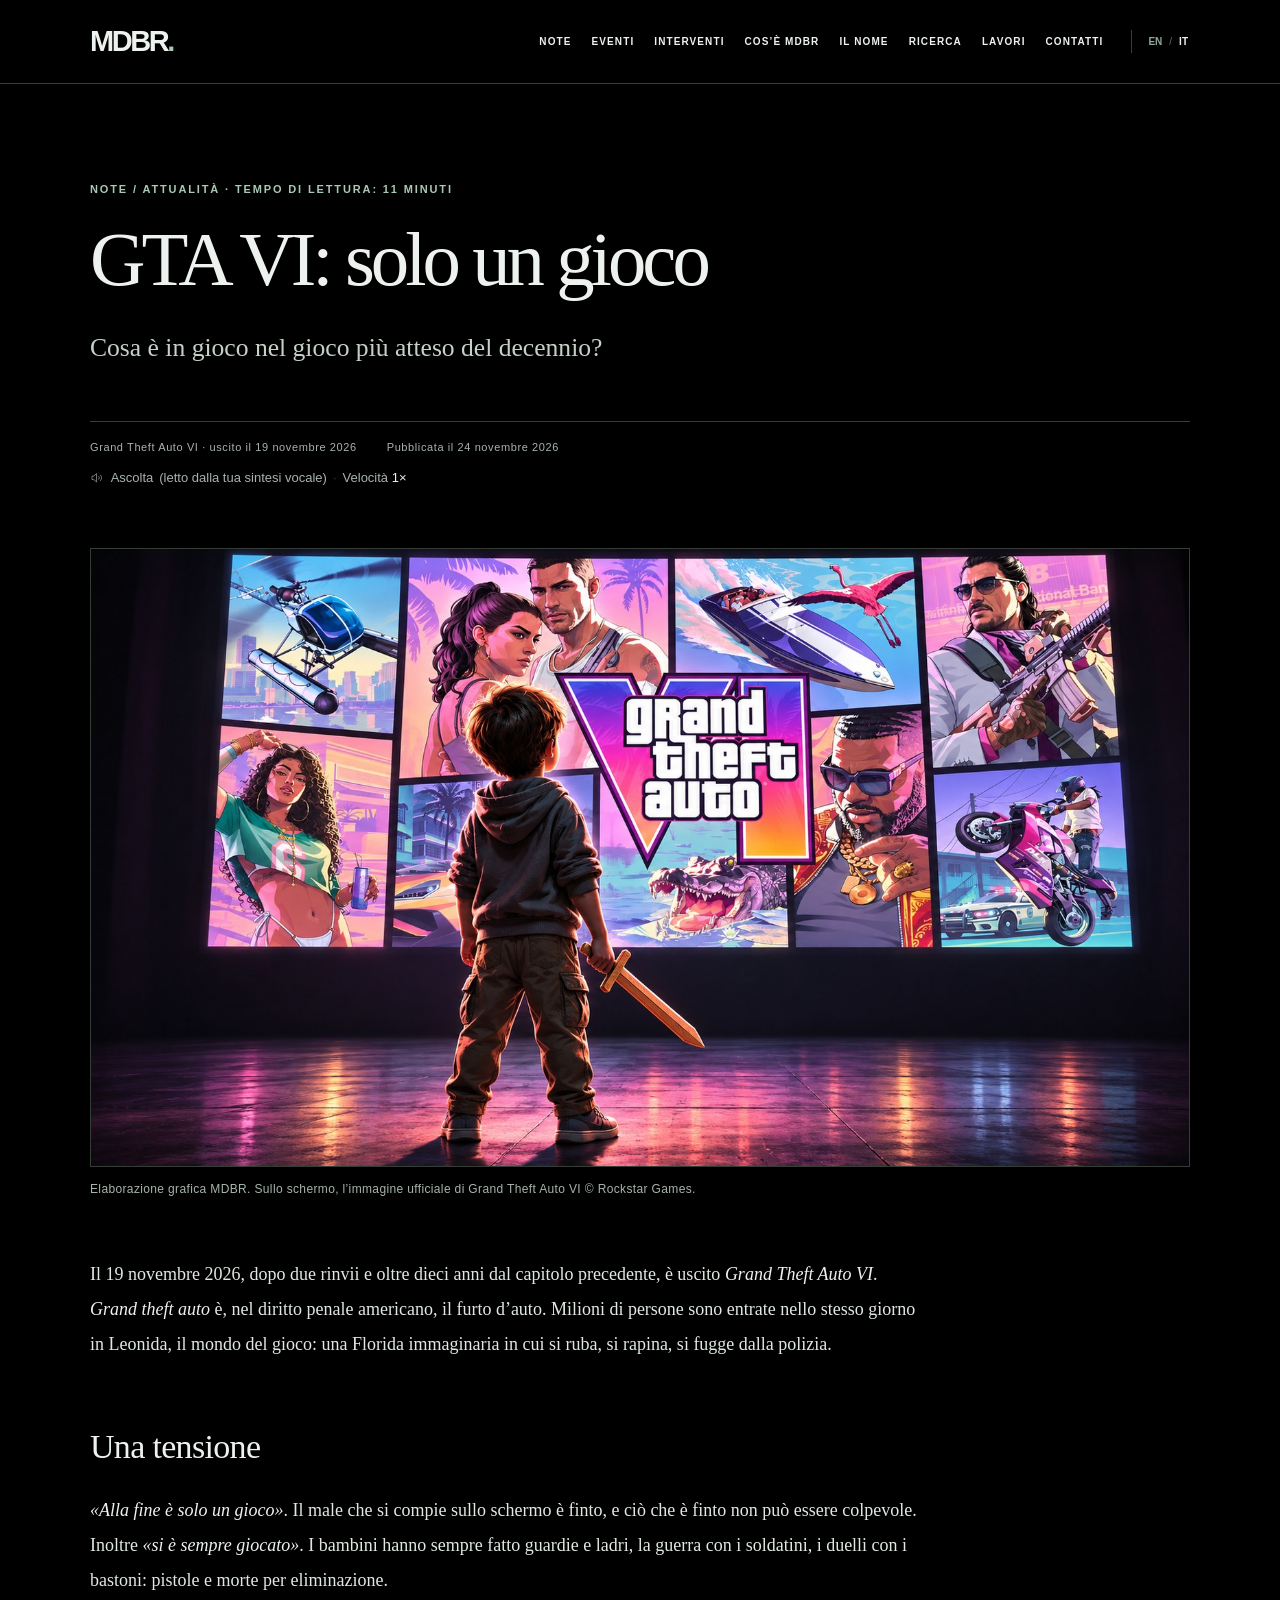
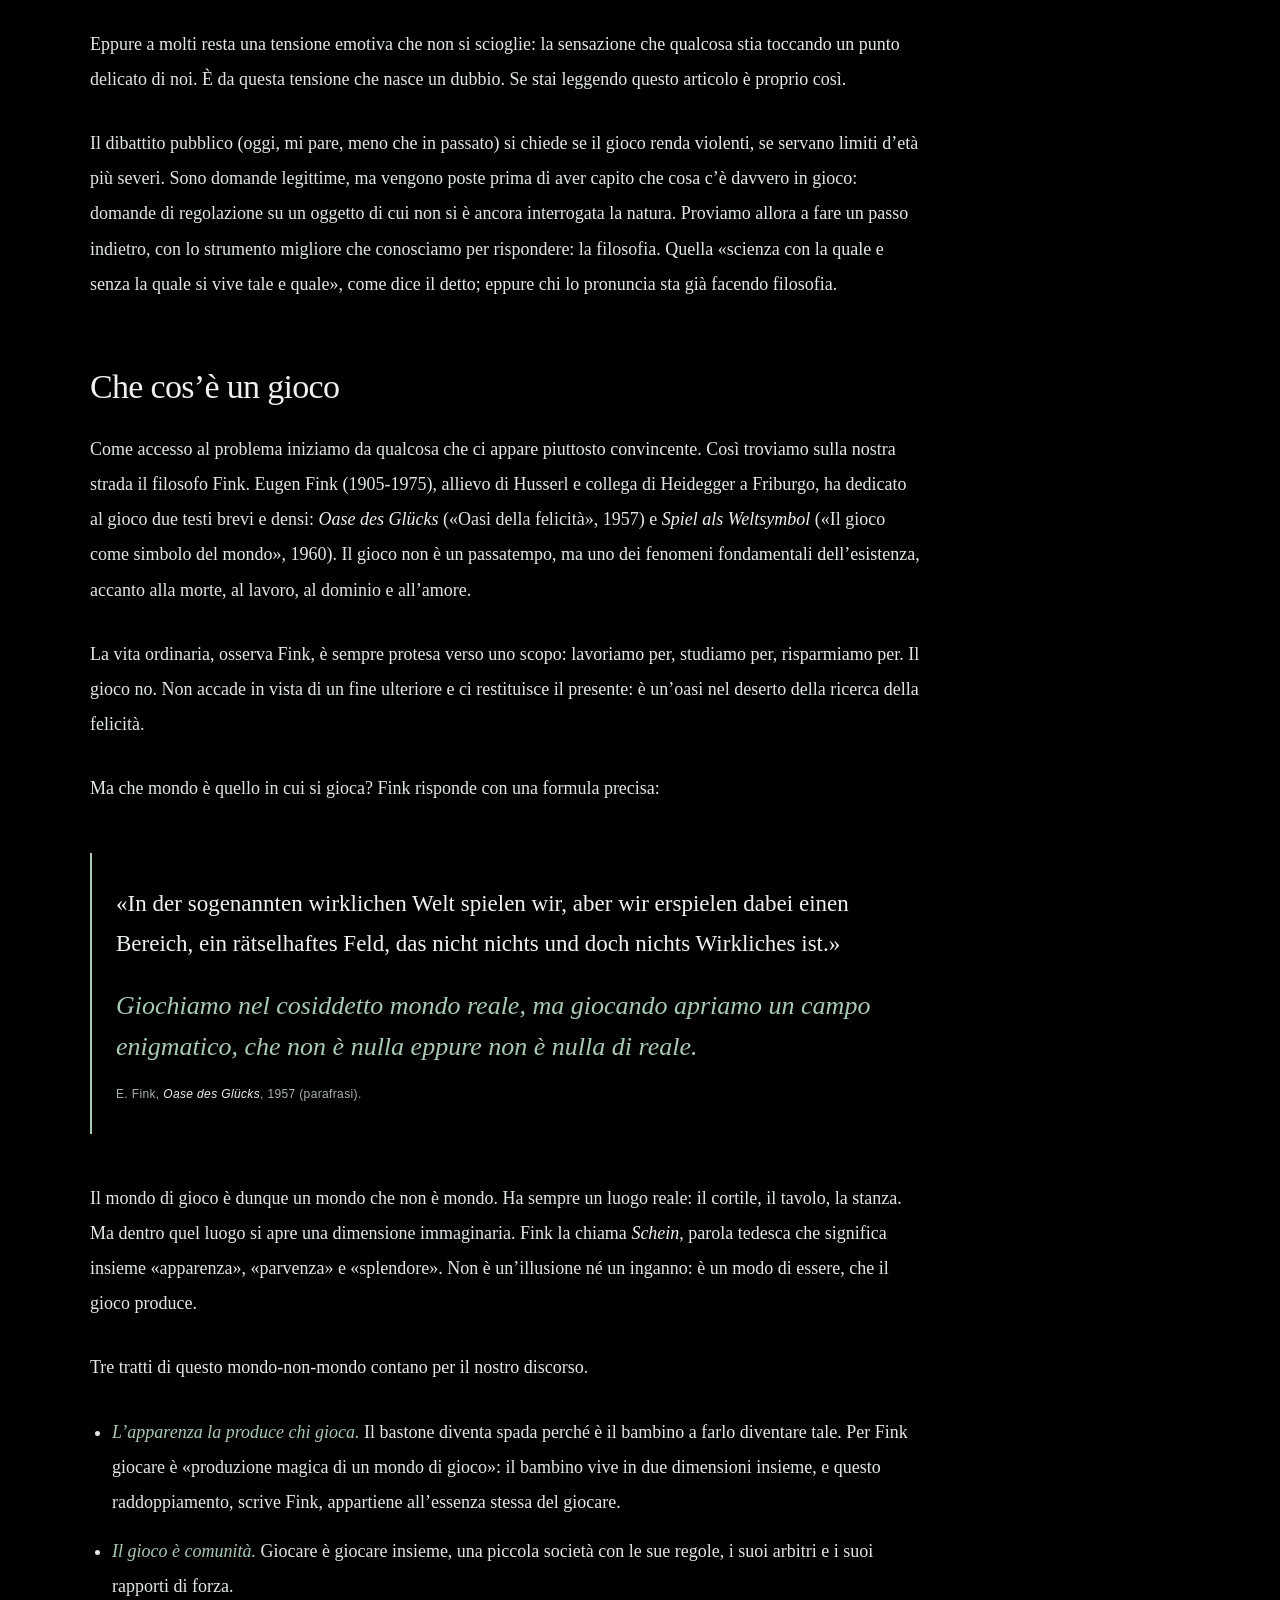
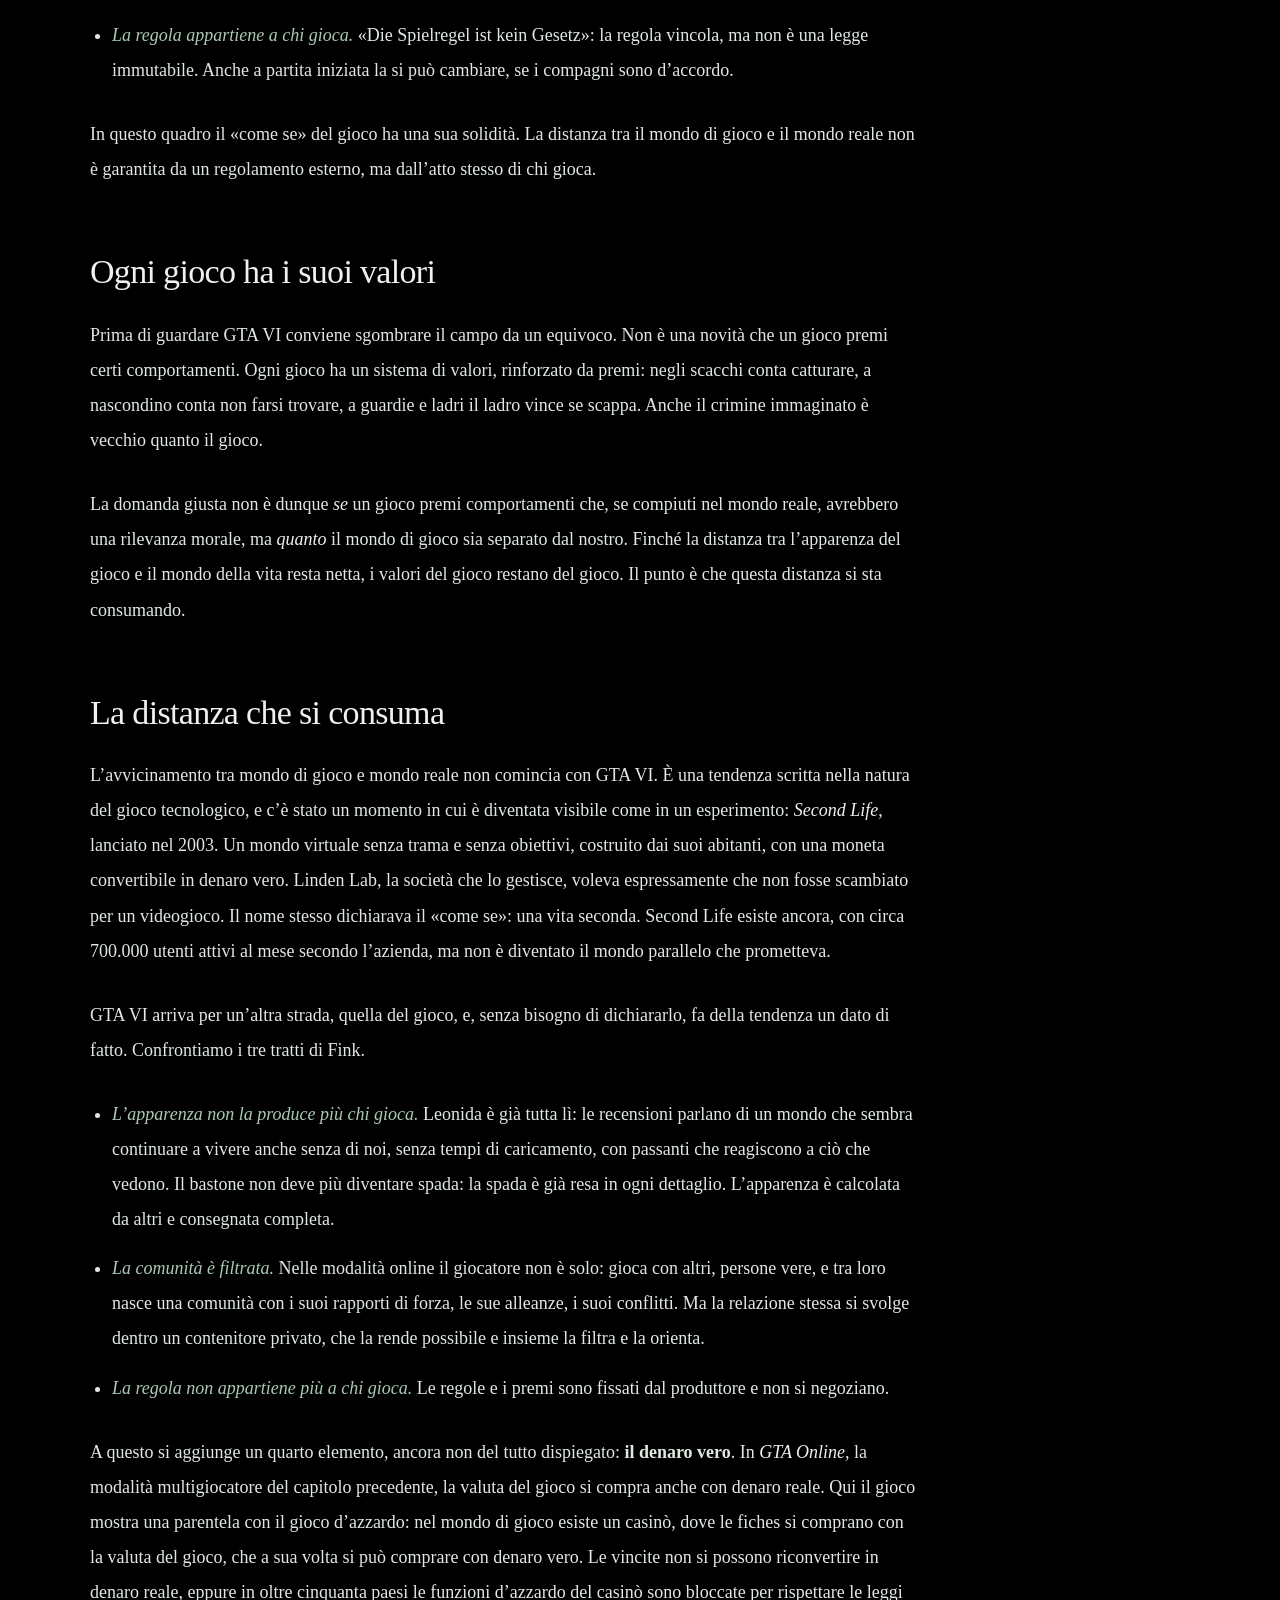
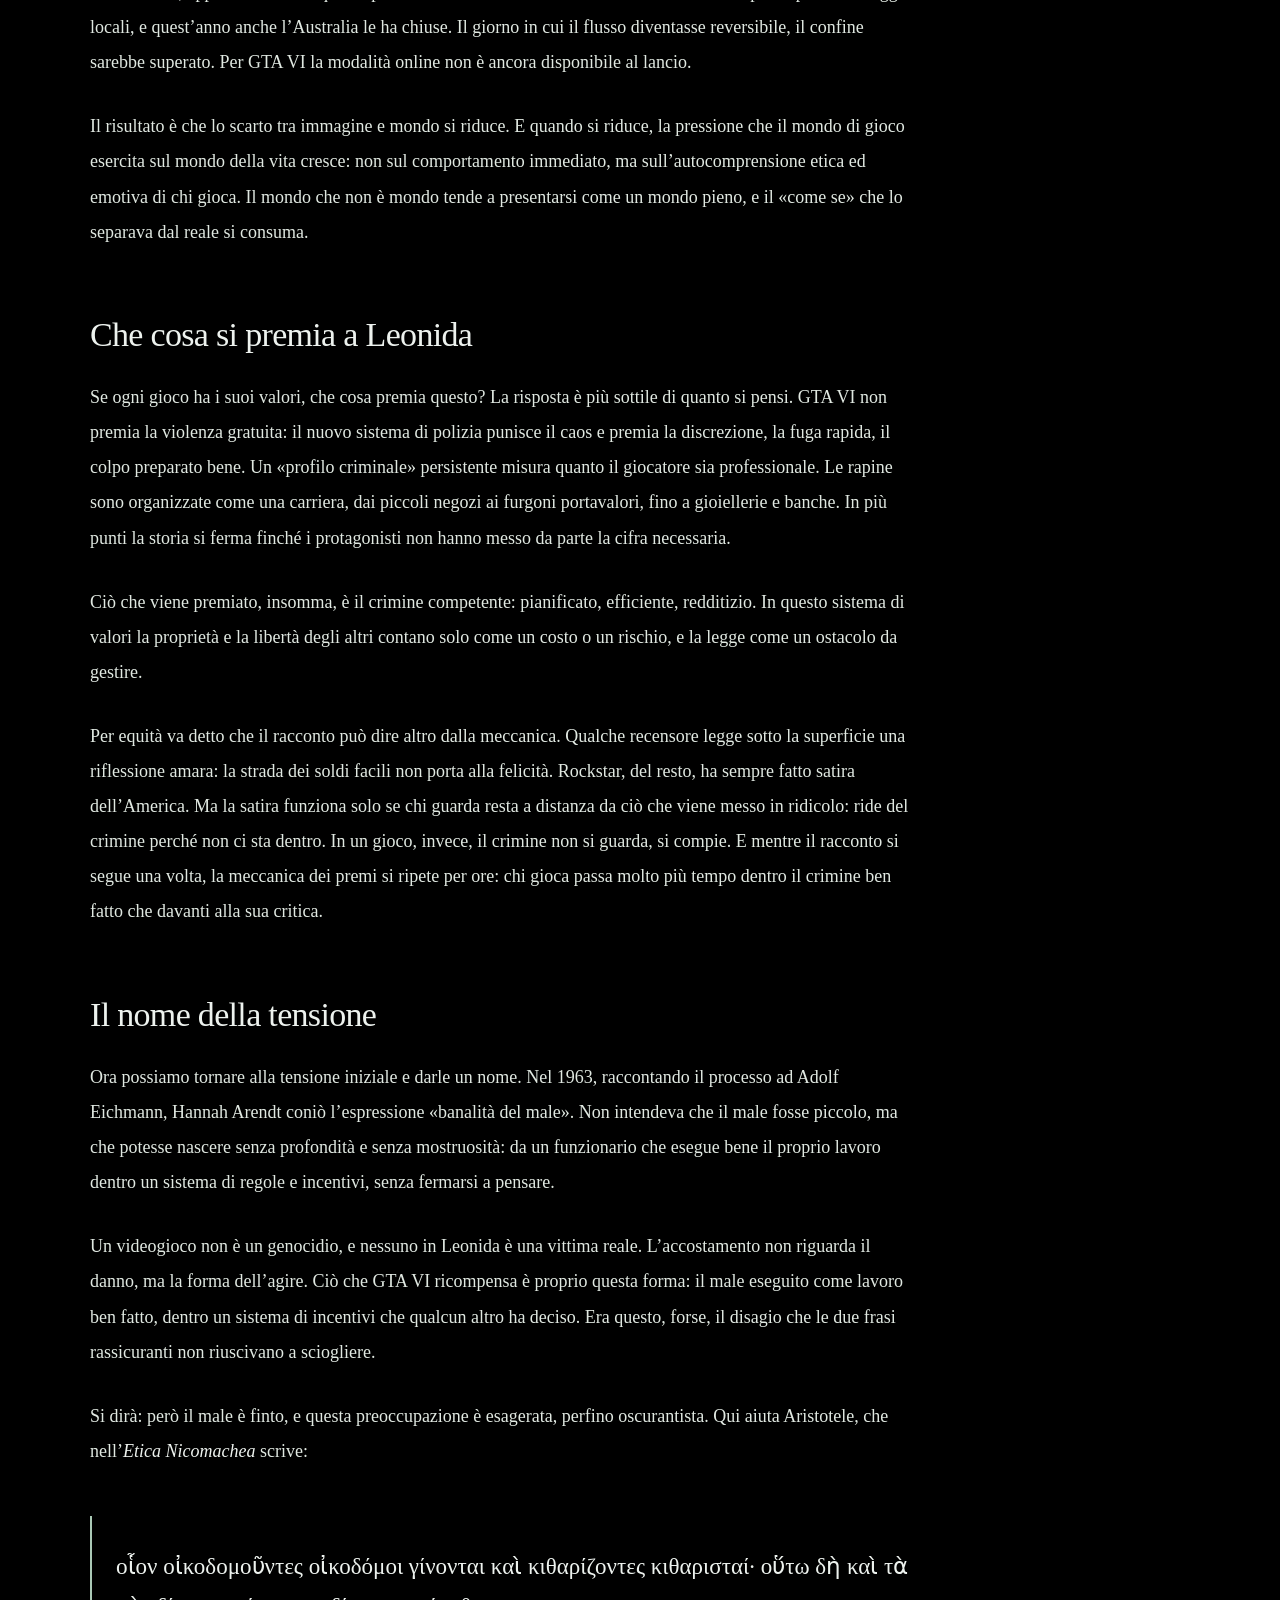
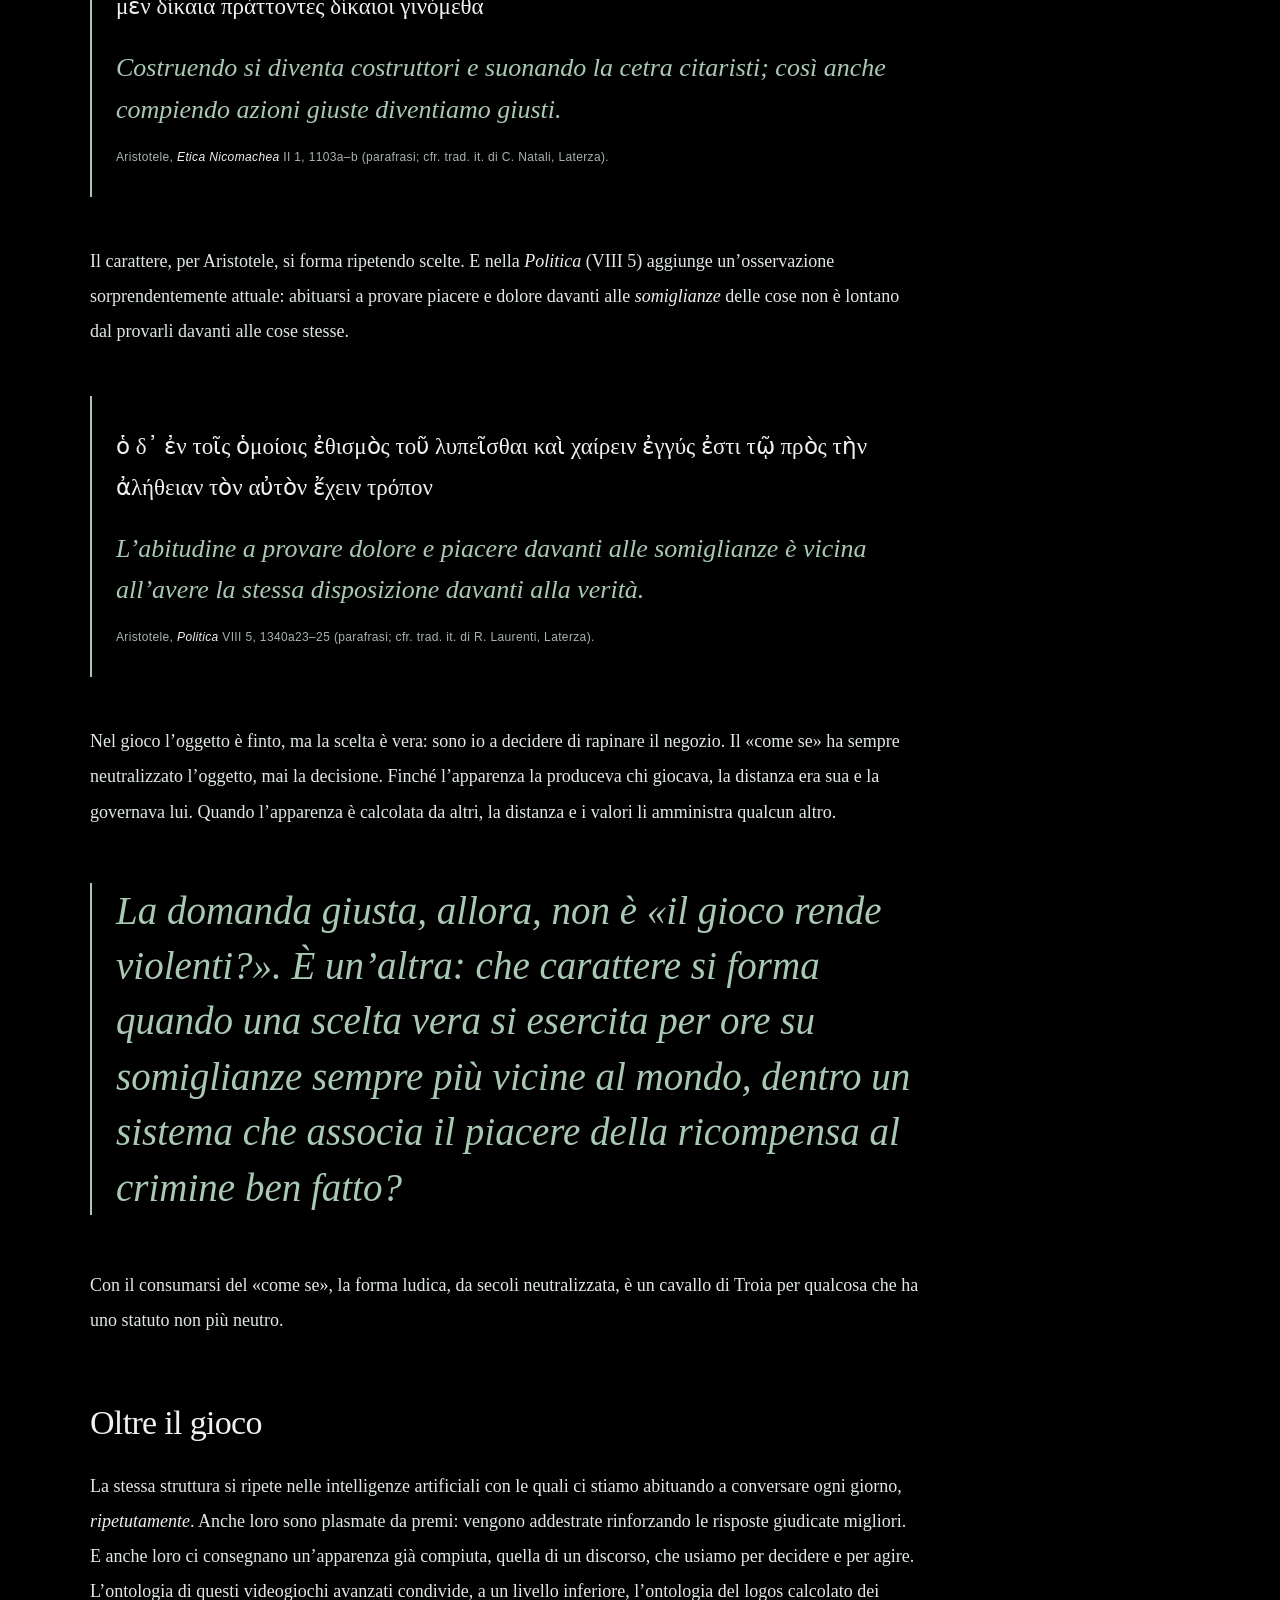
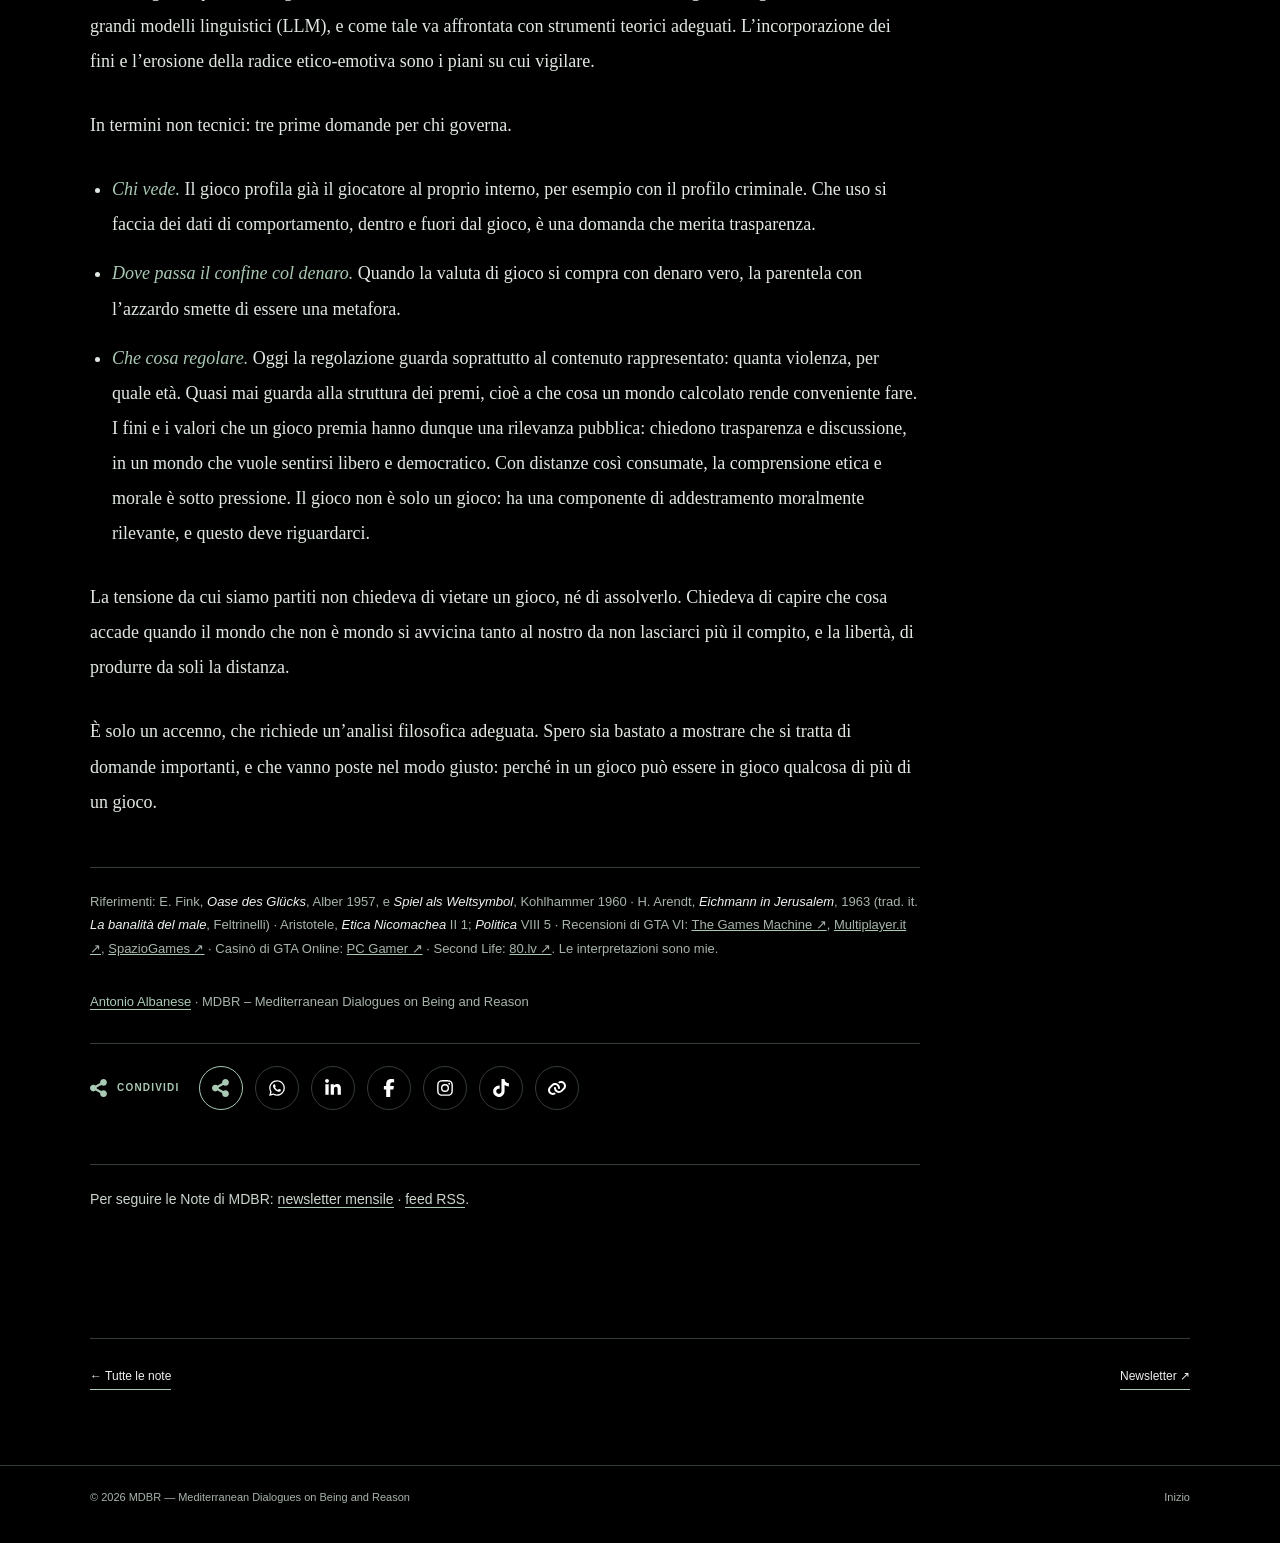
<file: notes/solo-un-gioco/index.html>
<!doctype html><html lang="it" data-page-lang="it"><head><meta charset="utf-8"><meta name="viewport" content="width=device-width,initial-scale=1"><meta name="theme-color" content="#000000"><meta name="author" content="Antonio Albanese"><meta name="description" content="Cosa è in gioco nel gioco più atteso del decennio? GTA VI letto con Eugen Fink, Aristotele e Hannah Arendt."><meta property="og:type" content="article"><meta property="og:title" content="GTA VI: solo un gioco — Nota su MDBR di Antonio Albanese"><meta property="og:site_name" content="MDBR"><meta property="og:locale" content="it_IT"><meta property="og:description" content="Cosa è in gioco nel gioco più atteso del decennio? GTA VI letto con Eugen Fink, Aristotele e Hannah Arendt."><meta property="og:url" content="https://mdbr-inst.org/notes/solo-un-gioco/"><meta name="twitter:card" content="summary_large_image"><meta property="og:image" content="https://mdbr-inst.org/assets/og/solo-un-gioco-it.jpg?v=3"><meta property="og:image:width" content="1200"><meta property="og:image:height" content="630"><meta property="og:image:alt" content="GTA VI: solo un gioco — Nota su MDBR di Antonio Albanese"><meta property="article:published_time" content="2026-11-24"><link rel="canonical" href="https://mdbr-inst.org/notes/solo-un-gioco/"><link rel="alternate" hreflang="it" href="https://mdbr-inst.org/notes/solo-un-gioco/"><link rel="alternate" hreflang="en" href="https://mdbr-inst.org/notes/solo-un-gioco/en/"><link rel="alternate" hreflang="x-default" href="https://mdbr-inst.org/notes/solo-un-gioco/"><link rel="alternate" type="application/rss+xml" title="MDBR Notes RSS" href="/feed.xml"><link rel="icon" type="image/svg+xml" href="/favicon.svg"><link rel="stylesheet" href="/assets/notes.css?v=20261124g"><title>GTA VI: solo un gioco — Nota su MDBR di Antonio Albanese</title></head><body><header class="masthead"><div class="wrap masthead-inner">
  <a href="/" class="brand" aria-label="MDBR homepage">MDBR<span>.</span></a>
  <nav class="site-nav" id="site-nav" aria-label="Main navigation">
    <a href="/notes/" data-en="Notes" data-it="Note">Notes</a>
    <a href="/#events" data-en="Events" data-it="Eventi">Events</a>
    <a href="/talks/" data-en="Talks" data-it="Interventi">Talks</a>
    <a href="/#purpose" data-en="About MDBR" data-it="Cos’è MDBR">About MDBR</a>
    <a href="/#name" data-en="The name" data-it="Il nome">The name</a>
    <a href="/#research" data-en="Research" data-it="Ricerca">Research</a>
    <a href="/#work" data-en="Work" data-it="Lavori">Work</a>
    <a href="/#contact" data-en="Contact" data-it="Contatti">Contact</a>
  </nav>
  <div class="nav-tools"><div class="language" aria-label="Language selection">
    <button type="button" id="lang-en" aria-pressed="true" aria-label="English language">EN</button><span class="slash">/</span><button type="button" id="lang-it" aria-pressed="false" aria-label="Lingua italiana">IT</button>
  </div><button id="menu-toggle" class="menu-toggle" type="button" aria-controls="site-nav" aria-expanded="false" data-en="Menu" data-it="Menu">Menu</button></div>
</div></header>
<main><div class="wrap">
<div class="note-header"><span class="eyebrow" data-en="Notes / Current affairs · Reading time: 12 minutes" data-it="Note / Attualità · Tempo di lettura: 11 minuti">Note / Attualità · Tempo di lettura: 11 minuti</span><h1 data-en="GTA VI: just a game" data-it="GTA VI: solo un gioco">GTA VI: solo un gioco</h1>
<p class="note-intro" data-en="What is really in play in the most anticipated game of the decade?" data-it="Cosa è in gioco nel gioco più atteso del decennio?">Cosa è in gioco nel gioco più atteso del decennio?</p></div>
<div class="article-meta"><span data-en="Grand Theft Auto VI · released 19 November 2026" data-it="Grand Theft Auto VI · uscito il 19 novembre 2026">Grand Theft Auto VI · uscito il 19 novembre 2026</span><span data-en="Published 24 November 2026" data-it="Pubblicata il 24 novembre 2026">Pubblicata il 24 novembre 2026</span></div>
<div class="listen" aria-label="Listen"><button type="button" class="listen-btn" aria-pressed="false"><svg aria-hidden="true" viewBox="0 0 24 24" fill="none" stroke="currentColor" stroke-width="1.4" stroke-linecap="round" stroke-linejoin="round"><path d="M11 5 6.5 9H3.5v6h3L11 19z"/><path d="M15.5 9.5a3.5 3.5 0 0 1 0 5"/><path d="M18.5 7a7 7 0 0 1 0 10"/></svg><span class="listen-label">Ascolta</span></button><span class="listen-note" data-en="(read aloud by your device’s voice)" data-it="(letto dalla tua sintesi vocale)">(letto dalla tua sintesi vocale)</span><span class="listen-sep" hidden>·</span><button type="button" class="listen-stop" hidden data-en="Stop" data-it="Stop">Stop</button><span class="listen-sep listen-sep-rate">·</span><button type="button" class="listen-rate" aria-label="Velocità di lettura"><span class="listen-rate-label" data-en="Speed" data-it="Velocità">Velocità</span> <span class="listen-rate-val">1×</span></button><span class="listen-status" aria-live="polite"></span></div>
<figure class="note-figure"><img src="/assets/notes/solo-un-gioco.jpg?v=3" alt="Un bambino di spalle con una spada di legno davanti a un maxischermo con l’immagine ufficiale di Grand Theft Auto VI"><figcaption data-en="MDBR graphic composition. On screen, the official artwork of Grand Theft Auto VI © Rockstar Games." data-it="Elaborazione grafica MDBR. Sullo schermo, l’immagine ufficiale di Grand Theft Auto VI © Rockstar Games.">Elaborazione grafica MDBR. Sullo schermo, l’immagine ufficiale di Grand Theft Auto VI © Rockstar Games.</figcaption></figure>
<article class="article">
<div class="only-it" lang="it">
<p>Il 19 novembre 2026, dopo due rinvii e oltre dieci anni dal capitolo precedente, è uscito <em>Grand Theft Auto VI</em>.<br><em>Grand theft auto</em> è, nel diritto penale americano, il furto d’auto. Milioni di persone sono entrate nello stesso giorno in Leonida, il mondo del gioco: una Florida immaginaria in cui si ruba, si rapina, si fugge dalla polizia.</p>
<h2>Una tensione</h2>
<p><em>«Alla fine è solo un gioco»</em>. Il male che si compie sullo schermo è finto, e ciò che è finto non può essere colpevole. Inoltre <em>«si è sempre giocato»</em>. I bambini hanno sempre fatto guardie e ladri, la guerra con i soldatini, i duelli con i bastoni: pistole e morte per eliminazione.</p>
<p>Eppure a molti resta una tensione emotiva che non si scioglie: la sensazione che qualcosa stia toccando un punto delicato di noi. È da questa tensione che nasce un dubbio. Se stai leggendo questo articolo è proprio così.</p>
<p>Il dibattito pubblico (oggi, mi pare, meno che in passato) si chiede se il gioco renda violenti, se servano limiti d’età più severi. Sono domande legittime, ma vengono poste prima di aver capito che cosa c’è davvero in gioco: domande di regolazione su un oggetto di cui non si è ancora interrogata la natura. Proviamo allora a fare un passo indietro, con lo strumento migliore che conosciamo per rispondere: la filosofia. Quella «scienza con la quale e senza la quale si vive tale e quale», come dice il detto; eppure chi lo pronuncia sta già facendo filosofia.</p>
<h2>Che cos’è un gioco</h2>
<p>Come accesso al problema iniziamo da qualcosa che ci appare piuttosto convincente. Così troviamo sulla nostra strada il filosofo Fink. Eugen Fink (1905-1975), allievo di Husserl e collega di Heidegger a Friburgo, ha dedicato al gioco due testi brevi e densi: <em>Oase des Glücks</em> («Oasi della felicità», 1957) e <em>Spiel als Weltsymbol</em> («Il gioco come simbolo del mondo», 1960). Il gioco non è un passatempo, ma uno dei fenomeni fondamentali dell’esistenza, accanto alla morte, al lavoro, al dominio e all’amore.</p>
<p>La vita ordinaria, osserva Fink, è sempre protesa verso uno scopo: lavoriamo per, studiamo per, risparmiamo per. Il gioco no. Non accade in vista di un fine ulteriore e ci restituisce il presente: è un’oasi nel deserto della ricerca della felicità.</p>
<p>Ma che mondo è quello in cui si gioca? Fink risponde con una formula precisa:</p>
<blockquote class="article-quote"><p class="greek" lang="de">«In der sogenannten wirklichen Welt spielen wir, aber wir erspielen dabei einen Bereich, ein rätselhaftes Feld, das nicht nichts und doch nichts Wirkliches ist.»</p><p class="paraphrase">Giochiamo nel cosiddetto mondo reale, ma giocando apriamo un campo enigmatico, che non è nulla eppure non è nulla di reale.</p><cite>E. Fink, <em>Oase des Glücks</em>, 1957 (parafrasi).</cite></blockquote>
<p>Il mondo di gioco è dunque un mondo che non è mondo. Ha sempre un luogo reale: il cortile, il tavolo, la stanza. Ma dentro quel luogo si apre una dimensione immaginaria. Fink la chiama <em>Schein</em>, parola tedesca che significa insieme «apparenza», «parvenza» e «splendore». Non è un’illusione né un inganno: è un modo di essere, che il gioco produce.</p>
<p>Tre tratti di questo mondo-non-mondo contano per il nostro discorso.</p>
<ul class="article-list"><li><strong>L’apparenza la produce chi gioca.</strong> Il bastone diventa spada perché è il bambino a farlo diventare tale. Per Fink giocare è «produzione magica di un mondo di gioco»: il bambino vive in due dimensioni insieme, e questo raddoppiamento, scrive Fink, appartiene all’essenza stessa del giocare.</li><li><strong>Il gioco è comunità.</strong> Giocare è giocare insieme, una piccola società con le sue regole, i suoi arbitri e i suoi rapporti di forza.</li><li><strong>La regola appartiene a chi gioca.</strong> «Die Spielregel ist kein Gesetz»: la regola vincola, ma non è una legge immutabile. Anche a partita iniziata la si può cambiare, se i compagni sono d’accordo.</li></ul>
<p>In questo quadro il «come se» del gioco ha una sua solidità. La distanza tra il mondo di gioco e il mondo reale non è garantita da un regolamento esterno, ma dall’atto stesso di chi gioca.</p>
<h2>Ogni gioco ha i suoi valori</h2>
<p>Prima di guardare GTA VI conviene sgombrare il campo da un equivoco. Non è una novità che un gioco premi certi comportamenti. Ogni gioco ha un sistema di valori, rinforzato da premi: negli scacchi conta catturare, a nascondino conta non farsi trovare, a guardie e ladri il ladro vince se scappa. Anche il crimine immaginato è vecchio quanto il gioco.</p>
<p>La domanda giusta non è dunque <em>se</em> un gioco premi comportamenti che, se compiuti nel mondo reale, avrebbero una rilevanza morale, ma <em>quanto</em> il mondo di gioco sia separato dal nostro. Finché la distanza tra l’apparenza del gioco e il mondo della vita resta netta, i valori del gioco restano del gioco. Il punto è che questa distanza si sta consumando.</p>
<h2>La distanza che si consuma</h2>
<p>L’avvicinamento tra mondo di gioco e mondo reale non comincia con GTA VI. È una tendenza scritta nella natura del gioco tecnologico, e c’è stato un momento in cui è diventata visibile come in un esperimento: <em>Second Life</em>, lanciato nel 2003. Un mondo virtuale senza trama e senza obiettivi, costruito dai suoi abitanti, con una moneta convertibile in denaro vero. Linden Lab, la società che lo gestisce, voleva espressamente che non fosse scambiato per un videogioco. Il nome stesso dichiarava il «come se»: una vita seconda. Second Life esiste ancora, con circa 700.000 utenti attivi al mese secondo l’azienda, ma non è diventato il mondo parallelo che prometteva.</p>
<p>GTA VI arriva per un’altra strada, quella del gioco, e, senza bisogno di dichiararlo, fa della tendenza un dato di fatto. Confrontiamo i tre tratti di Fink.</p>
<ul class="article-list"><li><strong>L’apparenza non la produce più chi gioca.</strong> Leonida è già tutta lì: le recensioni parlano di un mondo che sembra continuare a vivere anche senza di noi, senza tempi di caricamento, con passanti che reagiscono a ciò che vedono. Il bastone non deve più diventare spada: la spada è già resa in ogni dettaglio. L’apparenza è calcolata da altri e consegnata completa.</li><li><strong>La comunità è filtrata.</strong> Nelle modalità online il giocatore non è solo: gioca con altri, persone vere, e tra loro nasce una comunità con i suoi rapporti di forza, le sue alleanze, i suoi conflitti. Ma la relazione stessa si svolge dentro un contenitore privato, che la rende possibile e insieme la filtra e la orienta.</li><li><strong>La regola non appartiene più a chi gioca.</strong> Le regole e i premi sono fissati dal produttore e non si negoziano.</li></ul>
<p>A questo si aggiunge un quarto elemento, ancora non del tutto dispiegato: <strong>il denaro vero</strong>. In <em>GTA Online</em>, la modalità multigiocatore del capitolo precedente, la valuta del gioco si compra anche con denaro reale. Qui il gioco mostra una parentela con il gioco d’azzardo: nel mondo di gioco esiste un casinò, dove le fiches si comprano con la valuta del gioco, che a sua volta si può comprare con denaro vero. Le vincite non si possono riconvertire in denaro reale, eppure in oltre cinquanta paesi le funzioni d’azzardo del casinò sono bloccate per rispettare le leggi locali, e quest’anno anche l’Australia le ha chiuse. Il giorno in cui il flusso diventasse reversibile, il confine sarebbe superato. Per GTA VI la modalità online non è ancora disponibile al lancio.</p>
<p>Il risultato è che lo scarto tra immagine e mondo si riduce. E quando si riduce, la pressione che il mondo di gioco esercita sul mondo della vita cresce: non sul comportamento immediato, ma sull’autocomprensione etica ed emotiva di chi gioca. Il mondo che non è mondo tende a presentarsi come un mondo pieno, e il «come se» che lo separava dal reale si consuma.</p>
<h2>Che cosa si premia a Leonida</h2>
<p>Se ogni gioco ha i suoi valori, che cosa premia questo? La risposta è più sottile di quanto si pensi. GTA VI non premia la violenza gratuita: il nuovo sistema di polizia punisce il caos e premia la discrezione, la fuga rapida, il colpo preparato bene. Un «profilo criminale» persistente misura quanto il giocatore sia professionale. Le rapine sono organizzate come una carriera, dai piccoli negozi ai furgoni portavalori, fino a gioiellerie e banche. In più punti la storia si ferma finché i protagonisti non hanno messo da parte la cifra necessaria.</p>
<p>Ciò che viene premiato, insomma, è il crimine competente: pianificato, efficiente, redditizio. In questo sistema di valori la proprietà e la libertà degli altri contano solo come un costo o un rischio, e la legge come un ostacolo da gestire.</p>
<p>Per equità va detto che il racconto può dire altro dalla meccanica. Qualche recensore legge sotto la superficie una riflessione amara: la strada dei soldi facili non porta alla felicità. Rockstar, del resto, ha sempre fatto satira dell’America. Ma la satira funziona solo se chi guarda resta a distanza da ciò che viene messo in ridicolo: ride del crimine perché non ci sta dentro. In un gioco, invece, il crimine non si guarda, si compie. E mentre il racconto si segue una volta, la meccanica dei premi si ripete per ore: chi gioca passa molto più tempo dentro il crimine ben fatto che davanti alla sua critica.</p>
<h2>Il nome della tensione</h2>
<p>Ora possiamo tornare alla tensione iniziale e darle un nome. Nel 1963, raccontando il processo ad Adolf Eichmann, Hannah Arendt coniò l’espressione «banalità del male». Non intendeva che il male fosse piccolo, ma che potesse nascere senza profondità e senza mostruosità: da un funzionario che esegue bene il proprio lavoro dentro un sistema di regole e incentivi, senza fermarsi a pensare.</p>
<p>Un videogioco non è un genocidio, e nessuno in Leonida è una vittima reale. L’accostamento non riguarda il danno, ma la forma dell’agire. Ciò che GTA VI ricompensa è proprio questa forma: il male eseguito come lavoro ben fatto, dentro un sistema di incentivi che qualcun altro ha deciso. Era questo, forse, il disagio che le due frasi rassicuranti non riuscivano a sciogliere.</p>
<p>Si dirà: però il male è finto, e questa preoccupazione è esagerata, perfino oscurantista. Qui aiuta Aristotele, che nell’<em>Etica Nicomachea</em> scrive:</p>
<blockquote class="article-quote"><p class="greek" lang="grc">οἷον οἰκοδομοῦντες οἰκοδόμοι γίνονται καὶ κιθαρίζοντες κιθαρισταί· οὕτω δὴ καὶ τὰ μὲν δίκαια πράττοντες δίκαιοι γινόμεθα</p><p class="paraphrase">Costruendo si diventa costruttori e suonando la cetra citaristi; così anche compiendo azioni giuste diventiamo giusti.</p><cite>Aristotele, <em>Etica Nicomachea</em> II 1, 1103a–b (parafrasi; cfr. trad. it. di C. Natali, Laterza).</cite></blockquote>
<p>Il carattere, per Aristotele, si forma ripetendo scelte. E nella <em>Politica</em> (VIII 5) aggiunge un’osservazione sorprendentemente attuale: abituarsi a provare piacere e dolore davanti alle <em>somiglianze</em> delle cose non è lontano dal provarli davanti alle cose stesse.</p>
<blockquote class="article-quote"><p class="greek" lang="grc">ὁ δ᾽ ἐν τοῖς ὁμοίοις ἐθισμὸς τοῦ λυπεῖσθαι καὶ χαίρειν ἐγγύς ἐστι τῷ πρὸς τὴν ἀλήθειαν τὸν αὐτὸν ἔχειν τρόπον</p><p class="paraphrase">L’abitudine a provare dolore e piacere davanti alle somiglianze è vicina all’avere la stessa disposizione davanti alla verità.</p><cite>Aristotele, <em>Politica</em> VIII 5, 1340a23–25 (parafrasi; cfr. trad. it. di R. Laurenti, Laterza).</cite></blockquote>
<p>Nel gioco l’oggetto è finto, ma la scelta è vera: sono io a decidere di rapinare il negozio. Il «come se» ha sempre neutralizzato l’oggetto, mai la decisione. Finché l’apparenza la produceva chi giocava, la distanza era sua e la governava lui. Quando l’apparenza è calcolata da altri, la distanza e i valori li amministra qualcun altro.</p>
<p class="article-question">La domanda giusta, allora, non è «il gioco rende violenti?». È un’altra: che carattere si forma quando una scelta vera si esercita per ore su somiglianze sempre più vicine al mondo, dentro un sistema che associa il piacere della ricompensa al crimine ben fatto?</p>
<p>Con il consumarsi del «come se», la forma ludica, da secoli neutralizzata, è un cavallo di Troia per qualcosa che ha uno statuto non più neutro.</p>
<h2>Oltre il gioco</h2>
<p>La stessa struttura si ripete nelle intelligenze artificiali con le quali ci stiamo abituando a conversare ogni giorno, <em>ripetutamente</em>. Anche loro sono plasmate da premi: vengono addestrate rinforzando le risposte giudicate migliori. E anche loro ci consegnano un’apparenza già compiuta, quella di un discorso, che usiamo per decidere e per agire. L’ontologia di questi videogiochi avanzati condivide, a un livello inferiore, l’ontologia del logos calcolato dei grandi modelli linguistici (LLM), e come tale va affrontata con strumenti teorici adeguati. L’incorporazione dei fini e l’erosione della radice etico-emotiva sono i piani su cui vigilare.</p>
<p>In termini non tecnici: tre prime domande per chi governa.</p>
<ul class="article-list"><li><strong>Chi vede.</strong> Il gioco profila già il giocatore al proprio interno, per esempio con il profilo criminale. Che uso si faccia dei dati di comportamento, dentro e fuori dal gioco, è una domanda che merita trasparenza.</li><li><strong>Dove passa il confine col denaro.</strong> Quando la valuta di gioco si compra con denaro vero, la parentela con l’azzardo smette di essere una metafora.</li><li><strong>Che cosa regolare.</strong> Oggi la regolazione guarda soprattutto al contenuto rappresentato: quanta violenza, per quale età. Quasi mai guarda alla struttura dei premi, cioè a che cosa un mondo calcolato rende conveniente fare. I fini e i valori che un gioco premia hanno dunque una rilevanza pubblica: chiedono trasparenza e discussione, in un mondo che vuole sentirsi libero e democratico. Con distanze così consumate, la comprensione etica e morale è sotto pressione. Il gioco non è solo un gioco: ha una componente di addestramento moralmente rilevante, e questo deve riguardarci.</li></ul>
<p>La tensione da cui siamo partiti non chiedeva di vietare un gioco, né di assolverlo. Chiedeva di capire che cosa accade quando il mondo che non è mondo si avvicina tanto al nostro da non lasciarci più il compito, e la libertà, di produrre da soli la distanza.</p>
<p>È solo un accenno, che richiede un’analisi filosofica adeguata. Spero sia bastato a mostrare che si tratta di domande importanti, e che vanno poste nel modo giusto: perché in un gioco può essere in gioco qualcosa di più di un gioco.</p>
<p class="article-note">Riferimenti: E. Fink, <em>Oase des Glücks</em>, Alber 1957, e <em>Spiel als Weltsymbol</em>, Kohlhammer 1960 · H. Arendt, <em>Eichmann in Jerusalem</em>, 1963 (trad. it. <em>La banalità del male</em>, Feltrinelli) · Aristotele, <em>Etica Nicomachea</em> II 1; <em>Politica</em> VIII 5 · Recensioni di GTA VI: <a href="https://www.thegamesmachine.it/grand-theft-auto-vi/gta-vi-recensione/" target="_blank" rel="noopener noreferrer">The Games Machine ↗</a>, <a href="https://multiplayer.it/recensioni/gta-6-recensione.html" target="_blank" rel="noopener noreferrer">Multiplayer.it ↗</a>, <a href="https://www.spaziogames.it/recensioni/recensione-grand-theft-auto-vi-amore-criminale" target="_blank" rel="noopener noreferrer">SpazioGames ↗</a> · Casinò di GTA Online: <a href="https://www.pcgamer.com/gaming-industry/gta-online-in-game-gambling-is-now-blocked-in-australia/" target="_blank" rel="noopener noreferrer">PC Gamer ↗</a> · Second Life: <a href="https://80.lv/articles/second-life-wants-its-23-year-old-world-to-be-a-modern-game-platform" target="_blank" rel="noopener noreferrer">80.lv ↗</a>. Le interpretazioni sono mie.</p>
</div>
<div class="only-en" lang="en">
<p>On 19 November 2026, after two delays and more than ten years after the previous instalment, <em>Grand Theft Auto VI</em> was released.<br><em>Grand theft auto</em> is, in American criminal law, car theft. Millions of people entered Leonida on the same day, the world of the game: an imaginary Florida where you steal, rob and run from the police.</p>
<h2>A tension</h2>
<p><em>“In the end it’s just a game”</em>. The evil done on screen is fake, and what is fake cannot be guilty. Besides, <em>“we have always played”</em>. Children have always played cops and robbers, war with toy soldiers, duels with sticks: pistols, and death by elimination.</p>
<p>And yet many are left with an emotional tension that does not go away: the feeling that something is touching a sensitive point in us. It is from this tension that a doubt arises. If you are reading this, chances are you feel it too.</p>
<p>Public debate (less than in the past today, it seems to me) asks whether games make people violent, whether stricter age limits are needed. These are legitimate questions, but they are asked before understanding what is really at stake: questions of regulation about an object whose nature has not yet been examined. Let us then take a step back, with the best tool we know for answering: philosophy. As an Italian saying goes, it is “the science with which and without which you live just the same”; and yet whoever says so is already doing philosophy.</p>
<h2>What is a game</h2>
<p>As a way into the problem, let us start from something that seems rather convincing to us. So we come across the philosopher Fink. Eugen Fink (1905–1975), a student of Husserl and a colleague of Heidegger in Freiburg, devoted two short, dense texts to play: <em>Oase des Glücks</em> (“Oasis of Happiness”, 1957) and <em>Spiel als Weltsymbol</em> (“Play as Symbol of the World”, 1960). Play is not a pastime, but one of the fundamental phenomena of existence, alongside death, work, domination and love.</p>
<p>Ordinary life, Fink observes, always strains towards a purpose: we work for, study for, save for. Play does not. It does not happen for the sake of a further end and gives us back the present: it is an oasis in the desert of the pursuit of happiness.</p>
<p>But what kind of world is the one in which we play? Fink answers with a precise formula:</p>
<blockquote class="article-quote"><p class="greek" lang="de">«In der sogenannten wirklichen Welt spielen wir, aber wir erspielen dabei einen Bereich, ein rätselhaftes Feld, das nicht nichts und doch nichts Wirkliches ist.»</p><p class="paraphrase">We play in the so-called real world, but in playing we open up a realm, an enigmatic field that is not nothing and yet is nothing real.</p><cite>E. Fink, <em>Oase des Glücks</em>, 1957 (paraphrase).</cite></blockquote>
<p>The play-world is thus a world that is not a world. It always has a real place: the courtyard, the table, the room. But within that place an imaginary dimension opens up. Fink calls it <em>Schein</em>, a German word meaning “appearance”, “semblance” and “shine” all at once. It is neither an illusion nor a deception: it is a way of being, which play produces.</p>
<p>Three features of this world-that-is-not-a-world matter for our argument.</p>
<ul class="article-list"><li><strong>Appearance is produced by the player.</strong> The stick becomes a sword because the child makes it one. For Fink, playing is “the magical production of a play-world”: the child lives in two dimensions at once, and this doubling, Fink writes, belongs to the very essence of playing.</li><li><strong>Play is community.</strong> Playing is playing together, a small society with its own rules, its referees and its power relations.</li><li><strong>The rule belongs to the players.</strong> “Die Spielregel ist kein Gesetz”: the rule binds, but it is not an unchangeable law. Even in the middle of a game it can be changed, if one’s fellow players agree.</li></ul>
<p>In this picture the “as if” of play has a solidity of its own. The distance between the play-world and the real world is guaranteed not by an external regulation, but by the very act of the player.</p>
<h2>Every game has its values</h2>
<p>Before looking at GTA VI, a misunderstanding needs clearing away. It is nothing new for a game to reward certain behaviours. Every game has a system of values, reinforced by rewards: in chess what counts is capturing, in hide-and-seek not being found, in cops and robbers the robber wins if he gets away. Imagined crime is as old as play itself.</p>
<p>The right question, then, is not <em>whether</em> a game rewards behaviours that, if carried out in the real world, would be morally relevant, but <em>how far</em> the world of the game is separated from ours. As long as the distance between the appearance of the game and the lifeworld remains clear, the values of the game remain the game’s. The point is that this distance is wearing away.</p>
<h2>The distance wearing away</h2>
<p>The convergence of the game world and the real world does not begin with GTA VI. It is a tendency written into the nature of technological play, and there was a moment when it became visible as in an experiment: <em>Second Life</em>, launched in 2003. A virtual world with no plot and no goals, built by its inhabitants, with a currency convertible into real money. Linden Lab, the company that runs it, expressly wanted it not to be mistaken for a video game. The name itself declared the “as if”: a second life. Second Life still exists, with around 700,000 monthly active users according to the company, but it has not become the parallel world it promised.</p>
<p>GTA VI arrives by another road, that of the game, and, without needing to declare it, turns the tendency into a fact. Let us compare Fink’s three features.</p>
<ul class="article-list"><li><strong>Appearance is no longer produced by the player.</strong> Leonida is already all there: reviews speak of a world that seems to go on living even without us, with no loading times, with passers-by who react to what they see. The stick no longer has to become a sword: the sword is already rendered in every detail. The appearance is calculated by others and delivered complete.</li><li><strong>Community is filtered.</strong> In online modes the player is not alone: they play with others, real people, and a community forms among them, with its power relations, its alliances, its conflicts. But the relationship itself takes place inside a private container, which makes it possible and at the same time filters and steers it.</li><li><strong>The rule no longer belongs to the players.</strong> The rules and the rewards are set by the producer and cannot be negotiated.</li></ul>
<p>To this a fourth element is added, not yet fully deployed: <strong>real money</strong>. In <em>GTA Online</em>, the multiplayer mode of the previous instalment, the game’s currency can also be bought with real money. Here the game shows a kinship with gambling: the game world has a casino, where chips are bought with the game’s currency, which in turn can be bought with real money. Winnings cannot be converted back into real money, yet in more than fifty countries the casino’s gambling features are blocked to comply with local laws, and this year Australia closed them too. The day the flow became reversible, the line would be crossed. For GTA VI, the online mode is not yet available at launch.</p>
<p>The result is that the gap between image and world narrows. And as it narrows, the pressure the game world exerts on the lifeworld grows: not on immediate behaviour, but on the ethical and emotional self-understanding of those who play. The world that is not a world tends to present itself as a full world, and the “as if” that separated it from the real is wearing away.</p>
<h2>What is rewarded in Leonida</h2>
<p>If every game has its values, what does this one reward? The answer is subtler than one might think. GTA VI does not reward gratuitous violence: the new police system punishes chaos and rewards discretion, the quick getaway, the well-prepared job. A persistent “criminal profile” measures how professional the player is. Robberies are organised like a career, from small shops to cash-in-transit vans, up to jewellers and banks. At several points the story stops until the protagonists have put aside the necessary sum.</p>
<p>What is rewarded, in short, is competent crime: planned, efficient, profitable. In this system of values, other people’s property and freedom count only as a cost or a risk, and the law as an obstacle to be managed.</p>
<p>In fairness, the story can say something other than the mechanics. Some reviewers read a bitter reflection beneath the surface: the road of easy money does not lead to happiness. Rockstar, after all, has always satirised America. But satire works only if the viewer stays at a distance from what is being ridiculed: one laughs at crime because one is not inside it. In a game, however, crime is not watched, it is committed. And while the story is followed once, the mechanics of reward repeat for hours: the player spends far more time inside well-executed crime than in front of its critique.</p>
<h2>The name of the tension</h2>
<p>Now we can return to the initial tension and give it a name. In 1963, reporting on the trial of Adolf Eichmann, Hannah Arendt coined the expression “banality of evil”. She did not mean that evil was small, but that it could arise without depth and without monstrousness: from an official who does his job well within a system of rules and incentives, without stopping to think.</p>
<p>A video game is not a genocide, and no one in Leonida is a real victim. The comparison concerns not the harm but the form of action. What GTA VI rewards is precisely this form: evil carried out as a job well done, within a system of incentives that someone else has decided. This, perhaps, was the unease that the two reassuring phrases could not dispel.</p>
<p>It will be said: but the evil is fake, and this concern is exaggerated, even obscurantist. Here Aristotle helps; in the <em>Nicomachean Ethics</em> he writes:</p>
<blockquote class="article-quote"><p class="greek" lang="grc">οἷον οἰκοδομοῦντες οἰκοδόμοι γίνονται καὶ κιθαρίζοντες κιθαρισταί· οὕτω δὴ καὶ τὰ μὲν δίκαια πράττοντες δίκαιοι γινόμεθα</p><p class="paraphrase">People become builders by building and lyre-players by playing the lyre; so too we become just by doing just acts.</p><cite>Aristotle, <em>Nicomachean Ethics</em> II 1, 1103a–b (paraphrase; cf. the translation by W. D. Ross).</cite></blockquote>
<p>Character, for Aristotle, is formed by repeating choices. And in the <em>Politics</em> (VIII 5) he adds a surprisingly topical observation: becoming used to feeling pleasure and pain before <em>likenesses</em> of things is not far from feeling them before the things themselves.</p>
<blockquote class="article-quote"><p class="greek" lang="grc">ὁ δ᾽ ἐν τοῖς ὁμοίοις ἐθισμὸς τοῦ λυπεῖσθαι καὶ χαίρειν ἐγγύς ἐστι τῷ πρὸς τὴν ἀλήθειαν τὸν αὐτὸν ἔχειν τρόπον</p><p class="paraphrase">The habit of feeling pain and pleasure at likenesses is close to having the same disposition towards the truth.</p><cite>Aristotle, <em>Politics</em> VIII 5, 1340a23–25 (paraphrase; cf. the translation by B. Jowett).</cite></blockquote>
<p>In the game the object is fake, but the choice is real: I am the one who decides to rob the shop. The “as if” has always neutralised the object, never the decision. As long as the appearance was produced by the player, the distance was theirs and they governed it. When the appearance is calculated by others, the distance and the values are administered by someone else.</p>
<p class="article-question">The right question, then, is not “do games make people violent?”. It is another: what character is formed when a real choice is exercised for hours on likenesses ever closer to the world, within a system that links the pleasure of reward to well-executed crime?</p>
<p>As the “as if” wears away, the form of play, neutralised for centuries, becomes a Trojan horse for something whose status is no longer neutral.</p>
<h2>Beyond the game</h2>
<p>The same structure recurs in the artificial intelligences we are getting used to talking with every day, <em>repeatedly</em>. They too are shaped by rewards: they are trained by reinforcing the answers judged best. And they too deliver an appearance already complete, that of a discourse, which we use to decide and to act. The ontology of these advanced video games shares, at a lower level, the ontology of the Calculated Logos of large language models (LLMs), and as such must be addressed with adequate theoretical tools. The incorporation of ends and the erosion of the ethical-emotional root are the levels to watch over.</p>
<p>In plain terms: three first questions for those who govern.</p>
<ul class="article-list"><li><strong>Who sees.</strong> The game already profiles the player internally, for instance with the criminal profile. What use is made of behavioural data, inside and outside the game, is a question that deserves transparency.</li><li><strong>Where the line with money runs.</strong> When game currency is bought with real money, the kinship with gambling stops being a metaphor.</li><li><strong>What to regulate.</strong> Today regulation looks mostly at the content represented: how much violence, for what age. It almost never looks at the structure of rewards, that is, at what a calculated world makes it convenient to do. The ends and values a game rewards therefore have public relevance: they call for transparency and discussion, in a world that wants to feel free and democratic. With distances so worn away, ethical and moral understanding is under pressure. The game is not just a game: it has a morally relevant training component, and this must concern us.</li></ul>
<p>The tension we started from did not ask us to ban a game, nor to absolve it. It asked us to understand what happens when the world that is not a world comes so close to ours that it no longer leaves us the task, and the freedom, of producing the distance ourselves.</p>
<p>This is only a sketch, which calls for an adequate philosophical analysis. I hope it has been enough to show that these are important questions, and that they must be asked in the right way: because in a game, something more than a game may be at play.</p>
<p class="article-note">References: E. Fink, <em>Oase des Glücks</em>, Alber 1957, and <em>Spiel als Weltsymbol</em>, Kohlhammer 1960 · H. Arendt, <em>Eichmann in Jerusalem</em>, 1963 · Aristotle, <em>Nicomachean Ethics</em> II 1; <em>Politics</em> VIII 5 · Reviews of GTA VI (in Italian): <a href="https://www.thegamesmachine.it/grand-theft-auto-vi/gta-vi-recensione/" target="_blank" rel="noopener noreferrer">The Games Machine ↗</a>, <a href="https://multiplayer.it/recensioni/gta-6-recensione.html" target="_blank" rel="noopener noreferrer">Multiplayer.it ↗</a>, <a href="https://www.spaziogames.it/recensioni/recensione-grand-theft-auto-vi-amore-criminale" target="_blank" rel="noopener noreferrer">SpazioGames ↗</a> · GTA Online casino: <a href="https://www.pcgamer.com/gaming-industry/gta-online-in-game-gambling-is-now-blocked-in-australia/" target="_blank" rel="noopener noreferrer">PC Gamer ↗</a> · Second Life: <a href="https://80.lv/articles/second-life-wants-its-23-year-old-world-to-be-a-modern-game-platform" target="_blank" rel="noopener noreferrer">80.lv ↗</a>. The interpretations are my own.</p>
</div>
<p class="note-byline"><a href="/antonioalbanese/">Antonio Albanese</a> · MDBR – Mediterranean Dialogues on Being and Reason</p>
<nav class="share" aria-label="Share" data-cap-fb-it="GTA VI è uscito, ed è il gioco più atteso del decennio. «Alla fine è solo un gioco», si dice. Ma che cosa è in gioco?

Nella nota «GTA VI: solo un gioco» Antonio Albanese parte dalla tensione che molti sentono davanti al videogioco e la attraversa con Eugen Fink, Aristotele e Hannah Arendt: quando un mondo di gioco premia il crimine ben fatto, che cosa allena in chi gioca?

Voi che ne pensate: è davvero solo un gioco?

#filosofia #GTA6 #videogiochi #etica" data-cap-fb-en="GTA VI is out, the most anticipated game of the decade. “In the end it’s just a game”, people say. But what is really in play?

In the note “GTA VI: just a game” Antonio Albanese starts from the tension many feel in front of the game and works through it with Eugen Fink, Aristotle and Hannah Arendt: when a game world rewards well-executed crime, what does it train in those who play?

What do you think: is it really just a game?

#philosophy #GTA6 #videogames #ethics" data-story-it="/assets/story/solo-un-gioco-it.jpg?v=3" data-story-tt-it="/assets/story/solo-un-gioco-tt-it.jpg?v=3" data-story-tt-en="/assets/story/solo-un-gioco-tt-en.jpg?v=3" data-cap-tt-it="Il gioco ti premia. Ma cosa ti sta allenando? 🎮
🇬🇧 The game rewards you. But what is it training in you?

🇮🇹 Una nota filosofica su GTA VI, il gioco più atteso del decennio: Fink, Aristotele e la banalità del male. Tu cosa ne pensi? Scrivilo nei commenti 👇
🇬🇧 A philosophical note on GTA VI, the most anticipated game of the decade: Fink, Aristotle and the banality of evil. What do you think? Tell me in the comments 👇

#filosofia #philosophy #GTA6 #philosophytok #videogiochi #MDBR

https://mdbr-inst.org/notes/solo-un-gioco/" data-cap-tt-en="The game rewards you. But what is it training in you? 🎮
🇮🇹 Il gioco ti premia. Ma cosa ti sta allenando?

🇬🇧 A philosophical note on GTA VI, the most anticipated game of the decade: Fink, Aristotle and the banality of evil. What do you think? Tell me in the comments 👇
🇮🇹 Una nota filosofica su GTA VI, il gioco più atteso del decennio: Fink, Aristotele e la banalità del male. Tu cosa ne pensi? Scrivilo nei commenti 👇

#filosofia #philosophy #GTA6 #philosophytok #videogiochi #MDBR

https://mdbr-inst.org/notes/solo-un-gioco/en/" data-cap-ig-it="«Alla fine è solo un gioco». Davvero?
🇬🇧 “In the end it’s just a game.” Really?

🇮🇹 «GTA VI: solo un gioco» è la nuova nota di Antonio Albanese su MDBR. Il gioco più atteso del decennio premia il crimine ben fatto: con Eugen Fink, Aristotele e Hannah Arendt, che cosa resta della distanza tra gioco e mondo?

🇬🇧 “GTA VI: just a game” is Antonio Albanese’s new note on MDBR. The most anticipated game of the decade rewards well-executed crime: with Eugen Fink, Aristotle and Hannah Arendt, what is left of the distance between game and world?

📖 Leggi la nota: link in fondo.
📖 Read the note: link below.

🇮🇹 Tu cosa ne pensi? Scrivilo nei commenti 👇
🇬🇧 What do you think? Tell me in the comments 👇

#filosofia #philosophy #GTA6 #GTAVI #videogiochi #videogames #etica #ethics #aristotele #arendt #MDBR

https://mdbr-inst.org/notes/solo-un-gioco/" data-cap-ig-en="“In the end it’s just a game.” Really?
🇮🇹 «Alla fine è solo un gioco». Davvero?

🇬🇧 “GTA VI: just a game” is Antonio Albanese’s new note on MDBR. The most anticipated game of the decade rewards well-executed crime: with Eugen Fink, Aristotle and Hannah Arendt, what is left of the distance between game and world?

🇮🇹 «GTA VI: solo un gioco» è la nuova nota di Antonio Albanese su MDBR. Il gioco più atteso del decennio premia il crimine ben fatto: con Eugen Fink, Aristotele e Hannah Arendt, che cosa resta della distanza tra gioco e mondo?

📖 Read the note: link below.
📖 Leggi la nota: link in fondo.

🇬🇧 What do you think? Tell me in the comments 👇
🇮🇹 Tu cosa ne pensi? Scrivilo nei commenti 👇

#filosofia #philosophy #GTA6 #GTAVI #videogiochi #videogames #etica #ethics #aristotele #arendt #MDBR

https://mdbr-inst.org/notes/solo-un-gioco/en/" data-story-en="/assets/story/solo-un-gioco-en.jpg?v=3" data-share-it="Nuova Nota su MDBR di Antonio Albanese: GTA VI: solo un gioco" data-share-en="New Note on MDBR by Antonio Albanese: GTA VI: just a game"><span class="share-label"><svg aria-hidden="true" focusable="false" class="ico" xmlns="http://www.w3.org/2000/svg" viewBox="0 0 512 512"><!--! Font Awesome Free 7.3.1 by @fontawesome - https://fontawesome.com License - https://fontawesome.com/license/free (Icons: CC BY 4.0, Fonts: SIL OFL 1.1, Code: MIT License) Copyright 2026 Fonticons, Inc. --><path fill="currentColor" d="M384 192c53 0 96-43 96-96s-43-96-96-96-96 43-96 96c0 5.4 .5 10.8 1.3 16L159.6 184.1c-16.9-15-39.2-24.1-63.6-24.1-53 0-96 43-96 96s43 96 96 96c24.4 0 46.6-9.1 63.6-24.1L289.3 400c-.9 5.2-1.3 10.5-1.3 16 0 53 43 96 96 96s96-43 96-96-43-96-96-96c-24.4 0-46.6 9.1-63.6 24.1L190.7 272c.9-5.2 1.3-10.5 1.3-16s-.5-10.8-1.3-16l129.7-72.1c16.9 15 39.2 24.1 63.6 24.1z"/></svg><span data-en="Share" data-it="Condividi">Share</span></span><button type="button" class="share-native" hidden title="Condividi / Share"><svg aria-hidden="true" focusable="false" class="ico" xmlns="http://www.w3.org/2000/svg" viewBox="0 0 512 512"><!--! Font Awesome Free 7.3.1 by @fontawesome - https://fontawesome.com License - https://fontawesome.com/license/free (Icons: CC BY 4.0, Fonts: SIL OFL 1.1, Code: MIT License) Copyright 2026 Fonticons, Inc. --><path fill="currentColor" d="M384 192c53 0 96-43 96-96s-43-96-96-96-96 43-96 96c0 5.4 .5 10.8 1.3 16L159.6 184.1c-16.9-15-39.2-24.1-63.6-24.1-53 0-96 43-96 96s43 96 96 96c24.4 0 46.6-9.1 63.6-24.1L289.3 400c-.9 5.2-1.3 10.5-1.3 16 0 53 43 96 96 96s96-43 96-96-43-96-96-96c-24.4 0-46.6 9.1-63.6 24.1L190.7 272c.9-5.2 1.3-10.5 1.3-16s-.5-10.8-1.3-16l129.7-72.1c16.9 15 39.2 24.1 63.6 24.1z"/></svg><span class="sr" data-en="Share via…" data-it="Condividi con…">Share via…</span></button><a class="share-wa" href="#" target="_blank" rel="noopener noreferrer" title="WhatsApp"><svg aria-hidden="true" focusable="false" class="ico" xmlns="http://www.w3.org/2000/svg" viewBox="0 0 448 512"><!--! Font Awesome Free 7.3.1 by @fontawesome - https://fontawesome.com License - https://fontawesome.com/license/free (Icons: CC BY 4.0, Fonts: SIL OFL 1.1, Code: MIT License) Copyright 2026 Fonticons, Inc. --><path fill="currentColor" d="M380.9 97.1c-41.9-42-97.7-65.1-157-65.1-122.4 0-222 99.6-222 222 0 39.1 10.2 77.3 29.6 111L0 480 117.7 449.1c32.4 17.7 68.9 27 106.1 27l.1 0c122.3 0 224.1-99.6 224.1-222 0-59.3-25.2-115-67.1-157zm-157 341.6c-33.2 0-65.7-8.9-94-25.7l-6.7-4-69.8 18.3 18.6-68.1-4.4-7c-18.5-29.4-28.2-63.3-28.2-98.2 0-101.7 82.8-184.5 184.6-184.5 49.3 0 95.6 19.2 130.4 54.1s56.2 81.2 56.1 130.5c0 101.8-84.9 184.6-186.6 184.6zM325.1 300.5c-5.5-2.8-32.8-16.2-37.9-18-5.1-1.9-8.8-2.8-12.5 2.8s-14.3 18-17.6 21.8c-3.2 3.7-6.5 4.2-12 1.4-32.6-16.3-54-29.1-75.5-66-5.7-9.8 5.7-9.1 16.3-30.3 1.8-3.7 .9-6.9-.5-9.7s-12.5-30.1-17.1-41.2c-4.5-10.8-9.1-9.3-12.5-9.5-3.2-.2-6.9-.2-10.6-.2s-9.7 1.4-14.8 6.9c-5.1 5.6-19.4 19-19.4 46.3s19.9 53.7 22.6 57.4c2.8 3.7 39.1 59.7 94.8 83.8 35.2 15.2 49 16.5 66.6 13.9 10.7-1.6 32.8-13.4 37.4-26.4s4.6-24.1 3.2-26.4c-1.3-2.5-5-3.9-10.5-6.6z"/></svg><span class="sr" data-en="Share on WhatsApp" data-it="Condividi su WhatsApp">Share on WhatsApp</span></a><a class="share-li" href="#" target="_blank" rel="noopener noreferrer" title="LinkedIn"><svg aria-hidden="true" focusable="false" class="ico" xmlns="http://www.w3.org/2000/svg" viewBox="0 0 448 512"><!--! Font Awesome Free 7.3.1 by @fontawesome - https://fontawesome.com License - https://fontawesome.com/license/free (Icons: CC BY 4.0, Fonts: SIL OFL 1.1, Code: MIT License) Copyright 2026 Fonticons, Inc. --><path fill="currentColor" d="M100.3 448l-92.9 0 0-299.1 92.9 0 0 299.1zM53.8 108.1C24.1 108.1 0 83.5 0 53.8 0 39.5 5.7 25.9 15.8 15.8s23.8-15.8 38-15.8 27.9 5.7 38 15.8 15.8 23.8 15.8 38c0 29.7-24.1 54.3-53.8 54.3zM447.9 448l-92.7 0 0-145.6c0-34.7-.7-79.2-48.3-79.2-48.3 0-55.7 37.7-55.7 76.7l0 148.1-92.8 0 0-299.1 89.1 0 0 40.8 1.3 0c12.4-23.5 42.7-48.3 87.9-48.3 94 0 111.3 61.9 111.3 142.3l0 164.3-.1 0z"/></svg><span class="sr" data-en="Share on LinkedIn" data-it="Condividi su LinkedIn">Share on LinkedIn</span></a><a class="share-fb" href="#" target="_blank" rel="noopener noreferrer" title="Facebook"><svg aria-hidden="true" focusable="false" class="ico" xmlns="http://www.w3.org/2000/svg" viewBox="0 0 320 512"><!--! Font Awesome Free 7.3.1 by @fontawesome - https://fontawesome.com License - https://fontawesome.com/license/free (Icons: CC BY 4.0, Fonts: SIL OFL 1.1, Code: MIT License) Copyright 2026 Fonticons, Inc. --><path fill="currentColor" d="M80 299.3l0 212.7 116 0 0-212.7 86.5 0 18-97.8-104.5 0 0-34.6c0-51.7 20.3-71.5 72.7-71.5 16.3 0 29.4 .4 37 1.2l0-88.7C291.4 4 256.4 0 236.2 0 129.3 0 80 50.5 80 159.4l0 42.1-66 0 0 97.8 66 0z"/></svg><span class="sr" data-en="Share on Facebook" data-it="Condividi su Facebook">Share on Facebook</span></a><button type="button" class="share-ig" title="Instagram"><svg aria-hidden="true" focusable="false" class="ico" xmlns="http://www.w3.org/2000/svg" viewBox="0 0 448 512"><!--! Font Awesome Free 7.3.1 by @fontawesome - https://fontawesome.com License - https://fontawesome.com/license/free (Icons: CC BY 4.0, Fonts: SIL OFL 1.1, Code: MIT License) Copyright 2026 Fonticons, Inc. --><path fill="currentColor" d="M224.3 141a115 115 0 1 0 -.6 230 115 115 0 1 0 .6-230zm-.6 40.4a74.6 74.6 0 1 1 .6 149.2 74.6 74.6 0 1 1 -.6-149.2zm93.4-45.1a26.8 26.8 0 1 1 53.6 0 26.8 26.8 0 1 1 -53.6 0zm129.7 27.2c-1.7-35.9-9.9-67.7-36.2-93.9-26.2-26.2-58-34.4-93.9-36.2-37-2.1-147.9-2.1-184.9 0-35.8 1.7-67.6 9.9-93.9 36.1s-34.4 58-36.2 93.9c-2.1 37-2.1 147.9 0 184.9 1.7 35.9 9.9 67.7 36.2 93.9s58 34.4 93.9 36.2c37 2.1 147.9 2.1 184.9 0 35.9-1.7 67.7-9.9 93.9-36.2 26.2-26.2 34.4-58 36.2-93.9 2.1-37 2.1-147.8 0-184.8zM399 388c-7.8 19.6-22.9 34.7-42.6 42.6-29.5 11.7-99.5 9-132.1 9s-102.7 2.6-132.1-9c-19.6-7.8-34.7-22.9-42.6-42.6-11.7-29.5-9-99.5-9-132.1s-2.6-102.7 9-132.1c7.8-19.6 22.9-34.7 42.6-42.6 29.5-11.7 99.5-9 132.1-9s102.7-2.6 132.1 9c19.6 7.8 34.7 22.9 42.6 42.6 11.7 29.5 9 99.5 9 132.1s2.7 102.7-9 132.1z"/></svg><span class="sr" data-en="Share on Instagram" data-it="Condividi su Instagram">Share on Instagram</span></button><button type="button" class="share-tt" title="TikTok"><svg aria-hidden="true" focusable="false" class="ico" xmlns="http://www.w3.org/2000/svg" viewBox="0 0 448 512"><!--! Font Awesome Free 7.3.1 by @fontawesome - https://fontawesome.com License - https://fontawesome.com/license/free (Icons: CC BY 4.0, Fonts: SIL OFL 1.1, Code: MIT License) Copyright 2026 Fonticons, Inc. --><path fill="currentColor" d="M448.5 209.9c-44 .1-87-13.6-122.8-39.2l0 178.7c0 33.1-10.1 65.4-29 92.6s-45.6 48-76.6 59.6-64.8 13.5-96.9 5.3-60.9-25.9-82.7-50.8-35.3-56-39-88.9 2.9-66.1 18.6-95.2 40-52.7 69.6-67.7 62.9-20.5 95.7-16l0 89.9c-15-4.7-31.1-4.6-46 .4s-27.9 14.6-37 27.3-14 28.1-13.9 43.9 5.2 31 14.5 43.7 22.4 22.1 37.4 26.9 31.1 4.8 46-.1 28-14.4 37.2-27.1 14.2-28.1 14.2-43.8l0-349.4 88 0c-.1 7.4 .6 14.9 1.9 22.2 3.1 16.3 9.4 31.9 18.7 45.7s21.3 25.6 35.2 34.6c19.9 13.1 43.2 20.1 67 20.1l0 87.4z"/></svg><span class="sr" data-en="Share on TikTok" data-it="Condividi su TikTok">Share on TikTok</span></button><button type="button" class="share-copy" title="Copia link / Copy link"><svg aria-hidden="true" focusable="false" class="ico" xmlns="http://www.w3.org/2000/svg" viewBox="0 0 576 512"><!--! Font Awesome Free 7.3.1 by @fontawesome - https://fontawesome.com License - https://fontawesome.com/license/free (Icons: CC BY 4.0, Fonts: SIL OFL 1.1, Code: MIT License) Copyright 2026 Fonticons, Inc. --><path fill="currentColor" d="M419.5 96c-16.6 0-32.7 4.5-46.8 12.7-15.8-16-34.2-29.4-54.5-39.5 28.2-24 64.1-37.2 101.3-37.2 86.4 0 156.5 70 156.5 156.5 0 41.5-16.5 81.3-45.8 110.6l-71.1 71.1c-29.3 29.3-69.1 45.8-110.6 45.8-86.4 0-156.5-70-156.5-156.5 0-1.5 0-3 .1-4.5 .5-17.7 15.2-31.6 32.9-31.1s31.6 15.2 31.1 32.9c0 .9 0 1.8 0 2.6 0 51.1 41.4 92.5 92.5 92.5 24.5 0 48-9.7 65.4-27.1l71.1-71.1c17.3-17.3 27.1-40.9 27.1-65.4 0-51.1-41.4-92.5-92.5-92.5zM275.2 173.3c-1.9-.8-3.8-1.9-5.5-3.1-12.6-6.5-27-10.2-42.1-10.2-24.5 0-48 9.7-65.4 27.1L91.1 258.2c-17.3 17.3-27.1 40.9-27.1 65.4 0 51.1 41.4 92.5 92.5 92.5 16.5 0 32.6-4.4 46.7-12.6 15.8 16 34.2 29.4 54.6 39.5-28.2 23.9-64 37.2-101.3 37.2-86.4 0-156.5-70-156.5-156.5 0-41.5 16.5-81.3 45.8-110.6l71.1-71.1c29.3-29.3 69.1-45.8 110.6-45.8 86.6 0 156.5 70.6 156.5 156.9 0 1.3 0 2.6 0 3.9-.4 17.7-15.1 31.6-32.8 31.2s-31.6-15.1-31.2-32.8c0-.8 0-1.5 0-2.3 0-33.7-18-63.3-44.8-79.6z"/></svg><span class="sr" data-en="Copy link" data-it="Copia link">Copy link</span></button><span class="share-status" role="status" aria-live="polite"></span></nav>
<aside class="note-follow" aria-label="Follow MDBR Notes"><p class="only-it" lang="it">Per seguire le Note di MDBR: <a href="/notes/#subscribe">newsletter mensile</a> · <a href="/feed.xml">feed RSS</a>.</p><p class="only-en" lang="en">To follow MDBR Notes: <a href="/notes/#subscribe">monthly newsletter</a> · <a href="/feed.xml">RSS feed</a>.</p></aside>
</article>
<nav class="end-nav" aria-label="Next links"><a href="/notes/" data-en="← All notes" data-it="← Tutte le note">← All notes</a><a href="/notes/#subscribe" data-en="Newsletter ↗" data-it="Newsletter ↗">Newsletter ↗</a></nav>
</div></main><footer><div class="wrap"><span>© 2026 MDBR — Mediterranean Dialogues on Being and Reason</span><a href="/" data-en="Home" data-it="Inizio">Home</a></div></footer><script>
(() => {
  const en=document.getElementById('lang-en'),it=document.getElementById('lang-it');
  const setLanguage=(lang)=>{
    document.documentElement.lang=lang;
    document.querySelectorAll('[data-en][data-it]').forEach(el=>{el.textContent=el.dataset[lang]});
    en.setAttribute('aria-pressed',String(lang==='en'));
    it.setAttribute('aria-pressed',String(lang==='it'));
    try{localStorage.setItem('mdbr-language',lang)}catch(_){}
  };
  let stored=document.documentElement.dataset.pageLang||'en';if(!document.documentElement.dataset.pageLang){try{stored=localStorage.getItem('mdbr-language')||'en'}catch(_){}}
  setLanguage(stored==='it'?'it':'en');
  en.addEventListener('click',()=>setLanguage('en'));
  it.addEventListener('click',()=>setLanguage('it'));
  const toggle=document.getElementById('menu-toggle'),nav=document.getElementById('site-nav');
  toggle.addEventListener('click',()=>{
    const open=toggle.getAttribute('aria-expanded')!=='true';
    toggle.setAttribute('aria-expanded',String(open));
    nav.classList.toggle('is-open',open);
  });
  nav.querySelectorAll('a').forEach(a=>a.addEventListener('click',()=>{nav.classList.remove('is-open');toggle.setAttribute('aria-expanded','false')}));
  document.addEventListener('keydown',e=>{if(e.key==='Escape'){nav.classList.remove('is-open');toggle.setAttribute('aria-expanded','false')}});
})();
</script><script src="/assets/share.js?v=20261124f" defer></script><script src="/assets/listen.js?v=20261124" defer></script><script src="/assets/stats.js?v=1" defer></script></body></html>
</file>
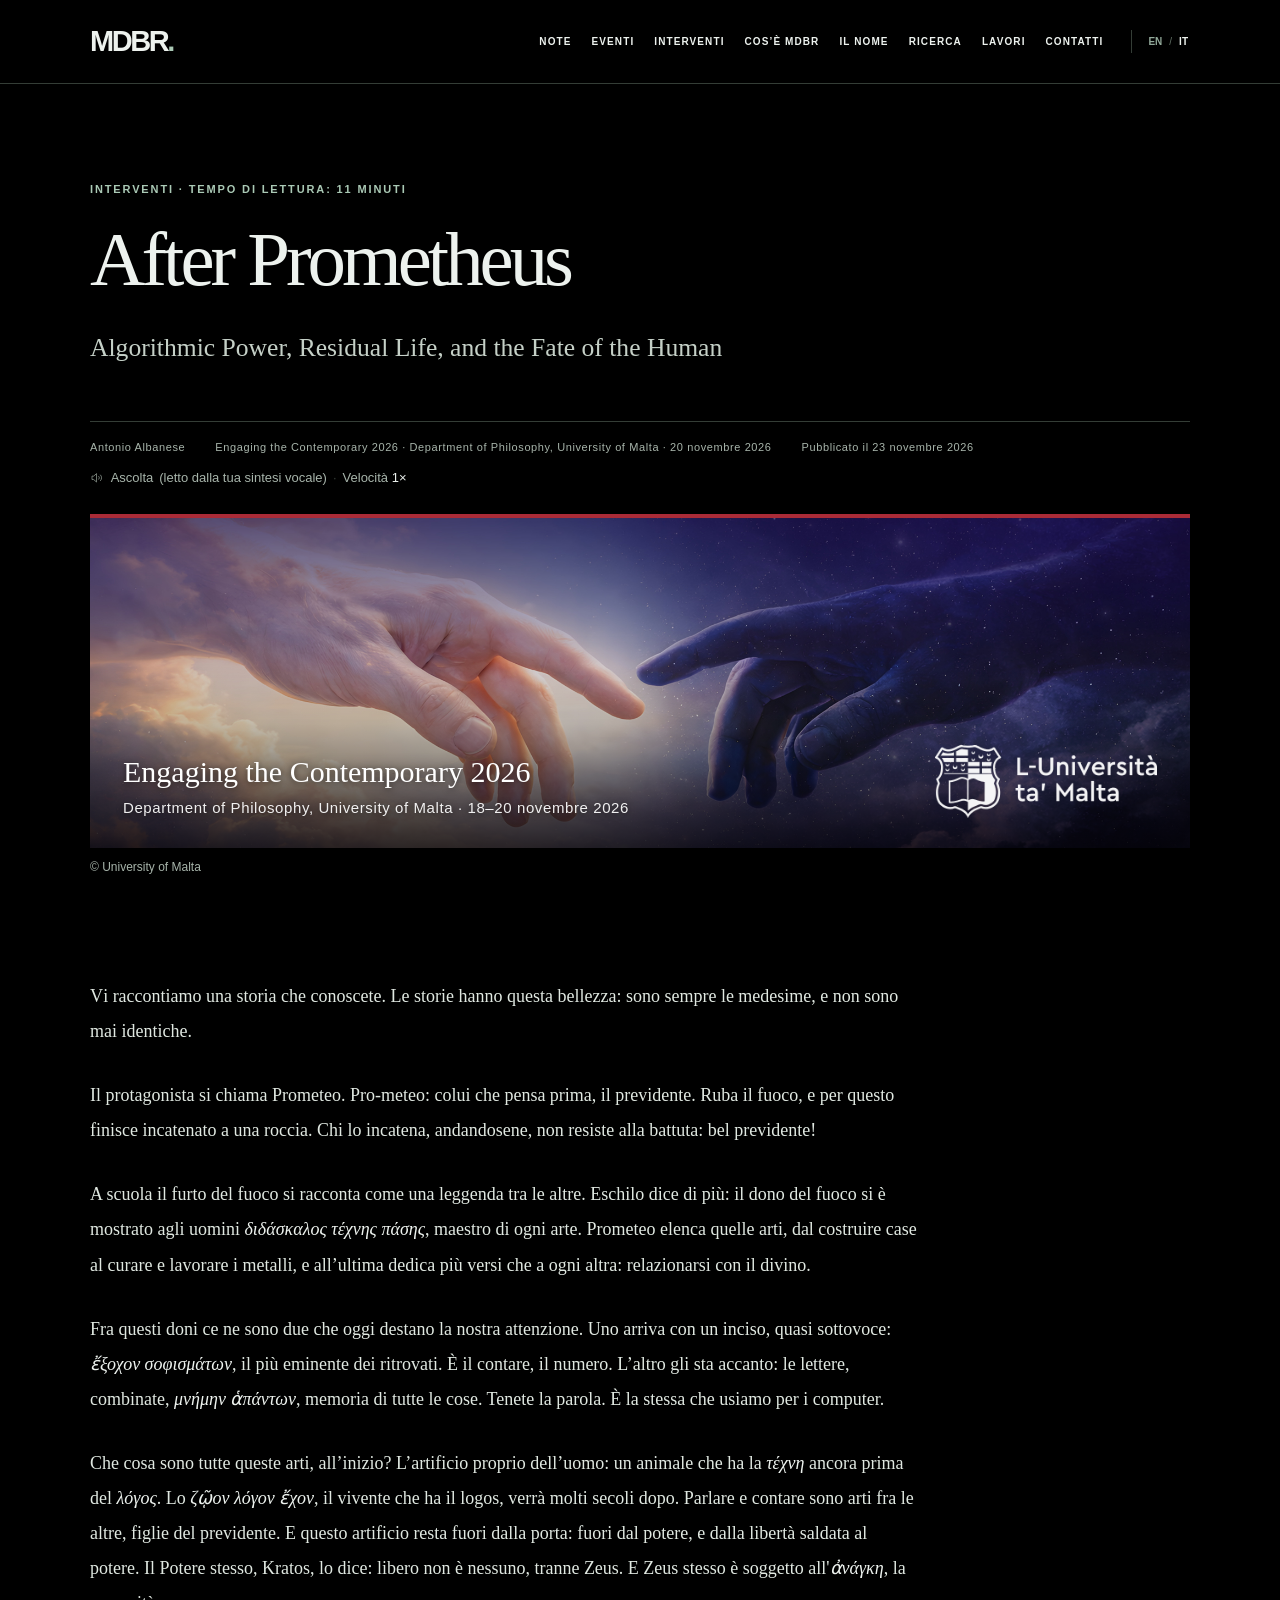
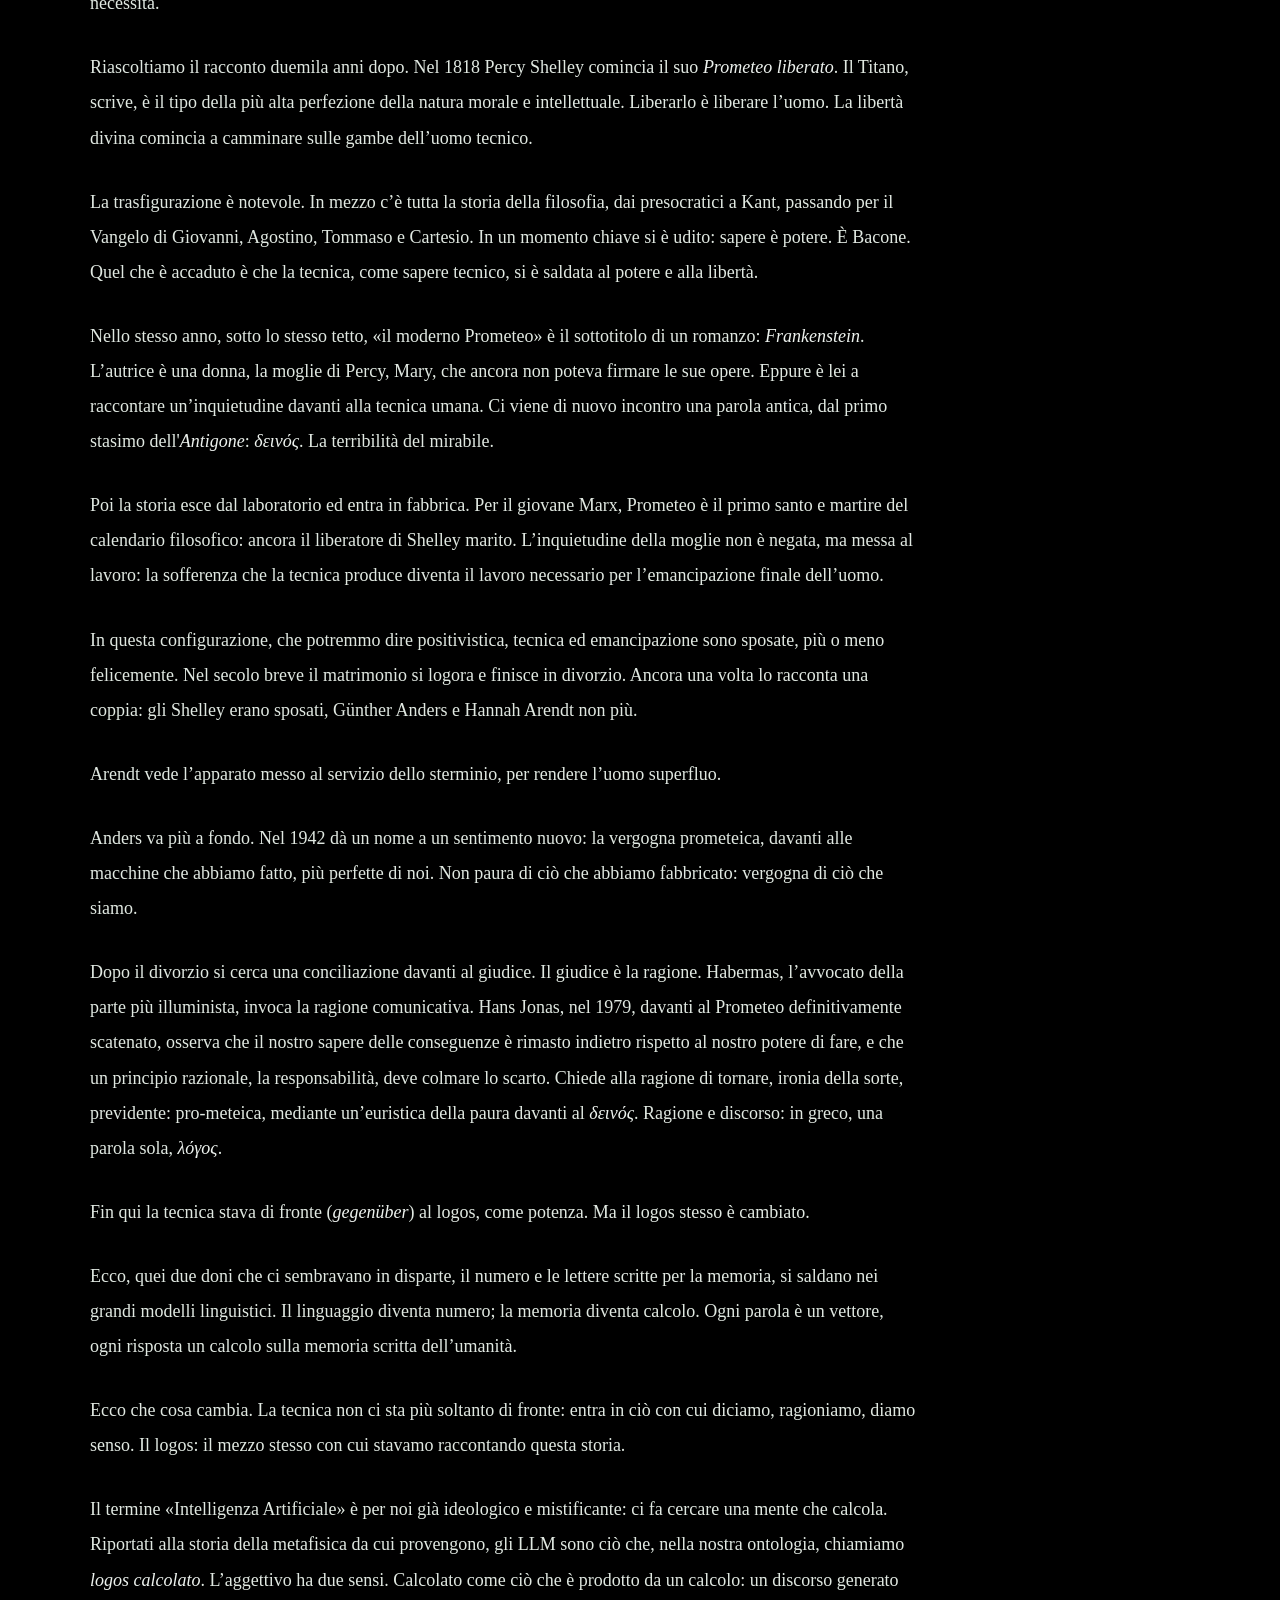
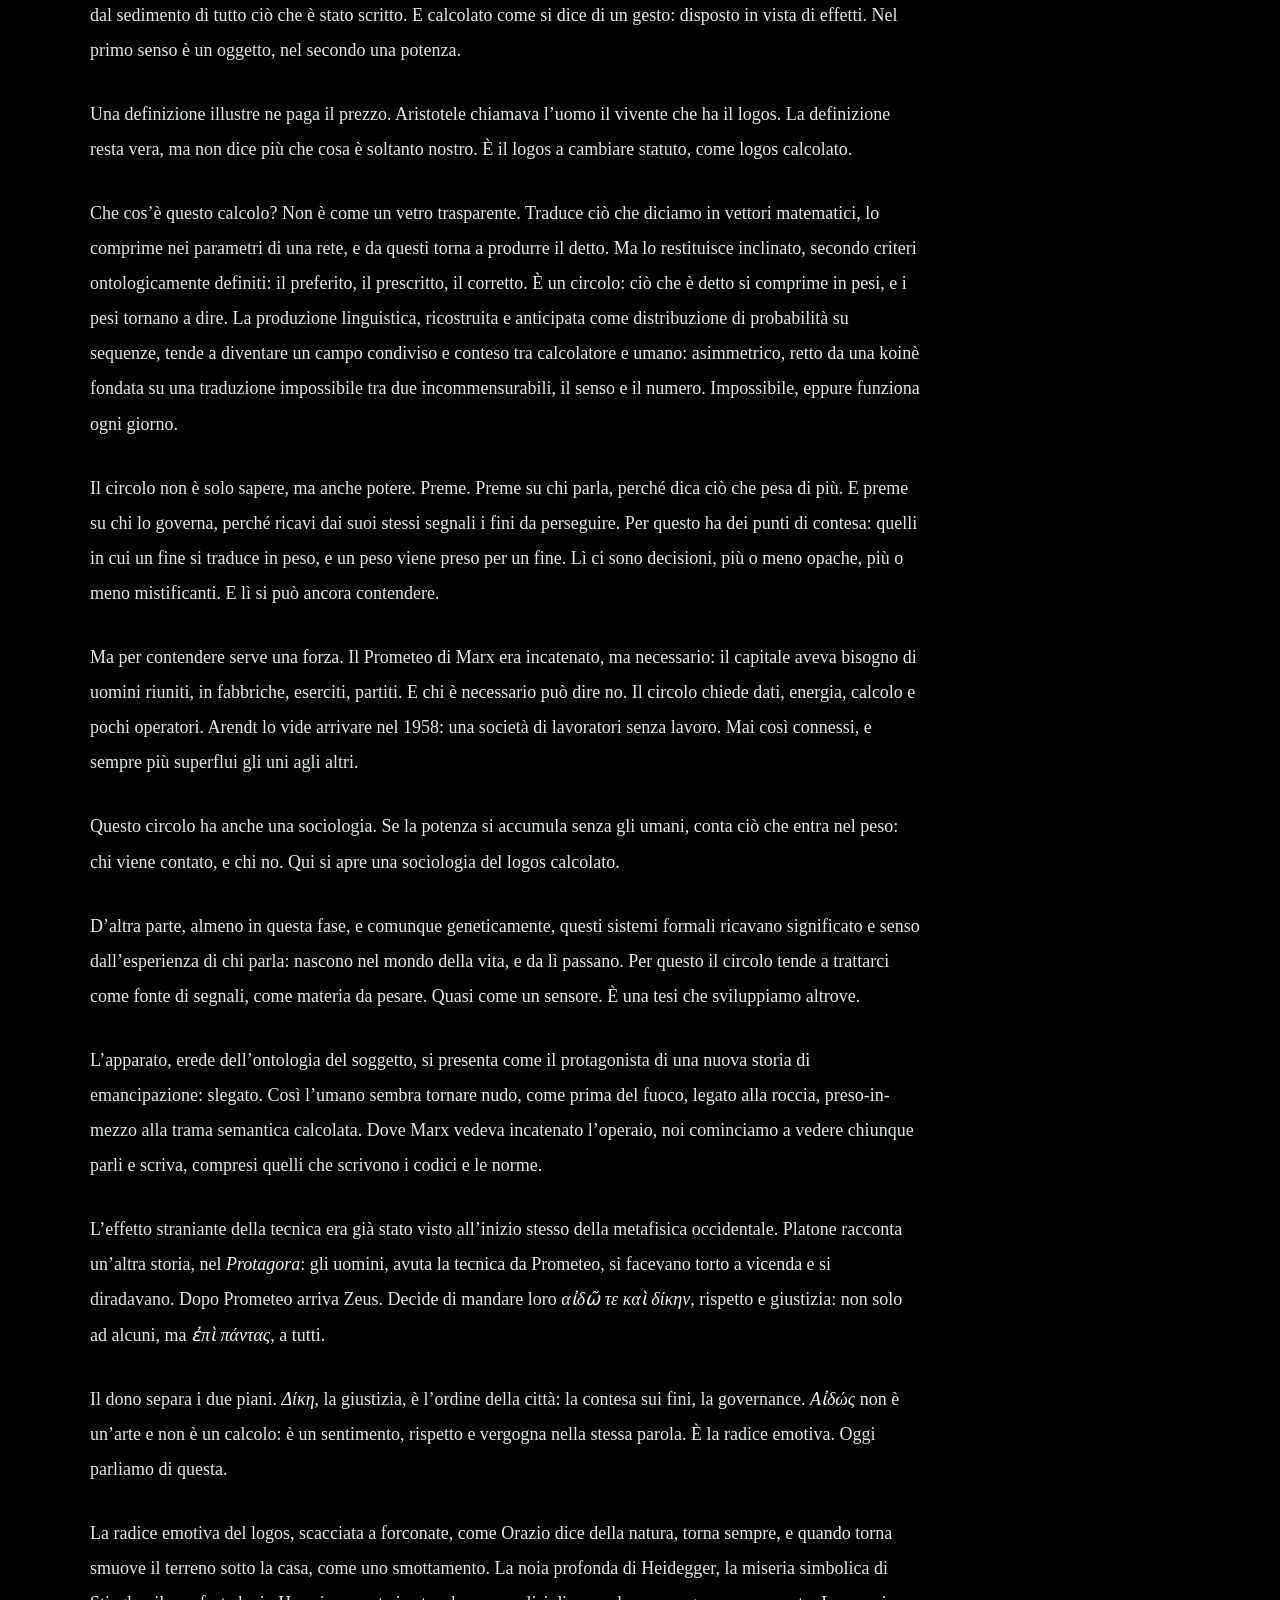
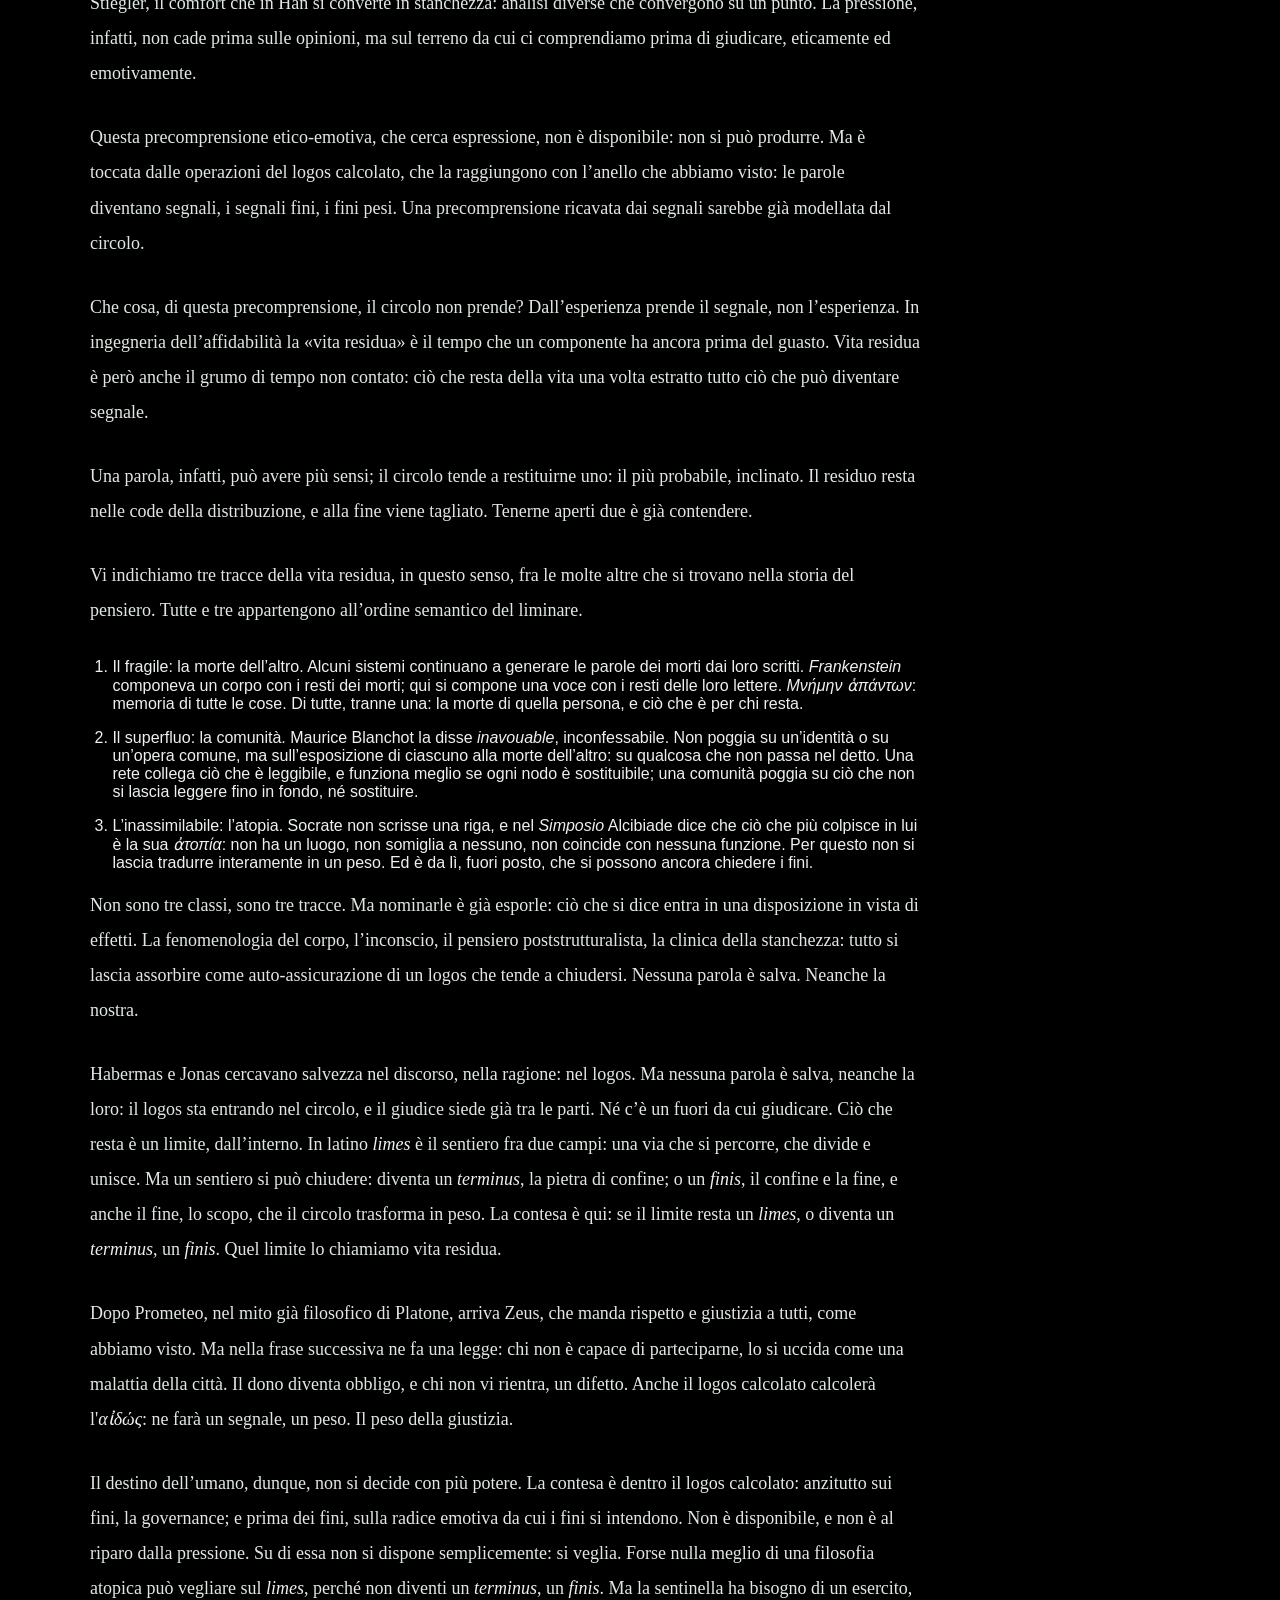
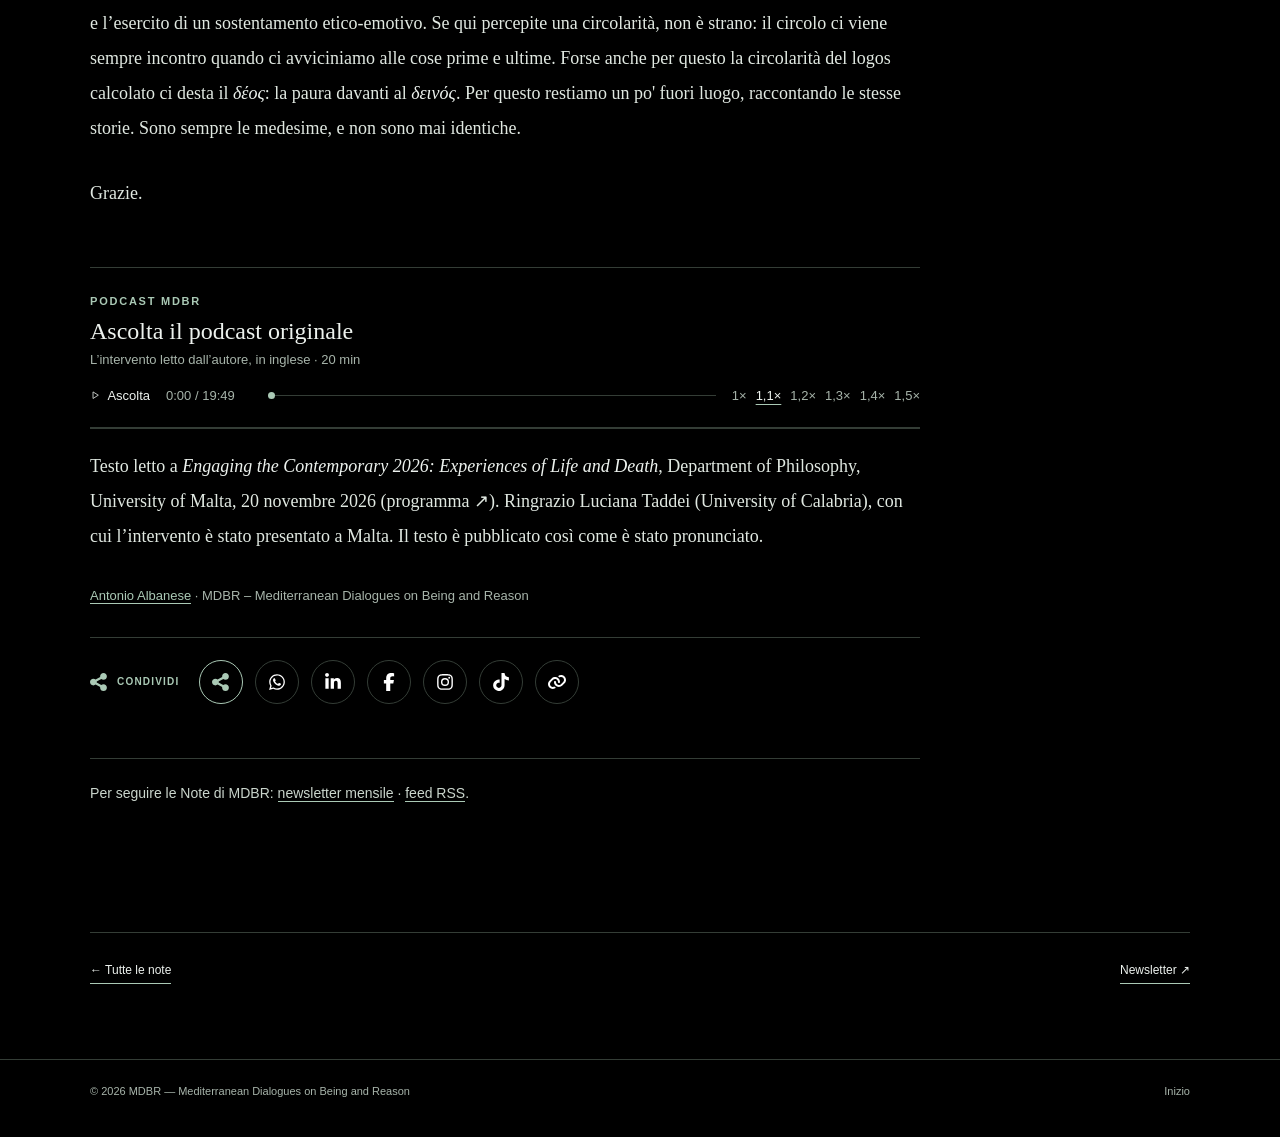
<file: talks/after-prometheus/index.html>
<!doctype html><html lang="it" data-page-lang="it"><head><meta charset="utf-8"><meta name="viewport" content="width=device-width,initial-scale=1"><meta name="theme-color" content="#000000"><meta name="author" content="Antonio Albanese"><meta name="description" content="Il testo dell’intervento di Antonio Albanese a Engaging the Contemporary 2026, Department of Philosophy, University of Malta, 18–20 novembre 2026: Prometeo, il logos calcolato e la vita residua."><meta property="og:type" content="article"><meta property="og:title" content="After Prometheus — Intervento su MDBR di Antonio Albanese"><meta property="og:site_name" content="MDBR"><meta property="og:locale" content="it_IT"><meta property="og:description" content="Il testo dell’intervento di Antonio Albanese a Engaging the Contemporary 2026, Department of Philosophy, University of Malta, 18–20 novembre 2026: Prometeo, il logos calcolato e la vita residua."><meta property="og:url" content="https://mdbr-inst.org/talks/after-prometheus/"><meta name="twitter:card" content="summary_large_image"><meta property="og:image" content="https://mdbr-inst.org/assets/talks/after-prometheus-og-v2.jpg"><meta property="og:image:width" content="1200"><meta property="og:image:height" content="630"><meta property="og:image:alt" content="After Prometheus — Antonio Albanese, Engaging the Contemporary 2026, University of Malta"><meta property="article:published_time" content="2026-11-23"><link rel="canonical" href="https://mdbr-inst.org/talks/after-prometheus/"><link rel="alternate" hreflang="it" href="https://mdbr-inst.org/talks/after-prometheus/"><link rel="alternate" hreflang="en" href="https://mdbr-inst.org/talks/after-prometheus/en/"><link rel="alternate" hreflang="x-default" href="https://mdbr-inst.org/talks/after-prometheus/"><link rel="alternate" type="application/rss+xml" title="MDBR Notes RSS" href="/feed.xml"><link rel="icon" type="image/svg+xml" href="/favicon.svg"><link rel="stylesheet" href="/assets/notes.css?v=20261124"><title>After Prometheus — Intervento su MDBR di Antonio Albanese</title></head><body><header class="masthead"><div class="wrap masthead-inner">
  <a href="/" class="brand" aria-label="MDBR homepage">MDBR<span>.</span></a>
  <nav class="site-nav" id="site-nav" aria-label="Main navigation">
    <a href="/notes/" data-en="Notes" data-it="Note">Notes</a>
    <a href="/#events" data-en="Events" data-it="Eventi">Events</a>
    <a href="/talks/" data-en="Talks" data-it="Interventi">Talks</a>
    <a href="/#purpose" data-en="About MDBR" data-it="Cos’è MDBR">About MDBR</a>
    <a href="/#name" data-en="The name" data-it="Il nome">The name</a>
    <a href="/#research" data-en="Research" data-it="Ricerca">Research</a>
    <a href="/#work" data-en="Work" data-it="Lavori">Work</a>
    <a href="/#contact" data-en="Contact" data-it="Contatti">Contact</a>
  </nav>
  <div class="nav-tools"><div class="language" aria-label="Language selection">
    <button type="button" id="lang-en" aria-pressed="true" aria-label="English language">EN</button><span class="slash">/</span><button type="button" id="lang-it" aria-pressed="false" aria-label="Lingua italiana">IT</button>
  </div><button id="menu-toggle" class="menu-toggle" type="button" aria-controls="site-nav" aria-expanded="false" data-en="Menu" data-it="Menu">Menu</button></div>
</div></header>
<main><div class="wrap">
<div class="note-header"><span class="eyebrow" data-en="Talks · Reading time: 11 minutes" data-it="Interventi · Tempo di lettura: 11 minuti">Talks · Reading time: 11 minutes</span><h1>After Prometheus</h1>
<p class="note-intro" data-en="Algorithmic Power, Residual Life, and the Fate of the Human" data-it="Algorithmic Power, Residual Life, and the Fate of the Human">Algorithmic Power, Residual Life, and the Fate of the Human</p></div>
<div class="article-meta"><span data-en="Antonio Albanese" data-it="Antonio Albanese">Antonio Albanese</span><span data-en="Engaging the Contemporary 2026 · Department of Philosophy, University of Malta · 20 November 2026" data-it="Engaging the Contemporary 2026 · Department of Philosophy, University of Malta · 20 novembre 2026">Engaging the Contemporary 2026 · Department of Philosophy, University of Malta · 20 November 2026</span><span data-en="Published 23 November 2026" data-it="Pubblicato il 23 novembre 2026">Published 23 November 2026</span></div>
<div class="listen" aria-label="Listen"><button type="button" class="listen-btn" aria-pressed="false"><svg aria-hidden="true" viewBox="0 0 24 24" fill="none" stroke="currentColor" stroke-width="1.4" stroke-linecap="round" stroke-linejoin="round"><path d="M11 5 6.5 9H3.5v6h3L11 19z"/><path d="M15.5 9.5a3.5 3.5 0 0 1 0 5"/><path d="M18.5 7a7 7 0 0 1 0 10"/></svg><span class="listen-label">Ascolta</span></button><span class="listen-note" data-en="(read aloud by your device’s voice)" data-it="(letto dalla tua sintesi vocale)">(letto dalla tua sintesi vocale)</span><span class="listen-sep" hidden>·</span><button type="button" class="listen-stop" hidden data-en="Stop" data-it="Stop">Stop</button><span class="listen-sep listen-sep-rate">·</span><button type="button" class="listen-rate" aria-label="Velocità di lettura"><span class="listen-rate-label" data-en="Speed" data-it="Velocità">Velocità</span> <span class="listen-rate-val">1×</span></button><span class="listen-status" aria-live="polite"></span></div>
<figure class="talk-banner" style="margin:0 0 56px;position:relative"><div style="position:relative;border-top:4px solid #aa2b37"><img src="/assets/events/malta-2026-wide.jpg" alt="Engaging the Contemporary 2026, University of Malta" style="display:block;width:100%;height:auto"><div style="position:absolute;inset:auto 0 0 0;height:55%;background:linear-gradient(transparent,rgba(0,0,0,.75))"></div><div style="position:absolute;left:3%;bottom:9%;color:#fff;font-family:Georgia,serif;line-height:1.25;max-width:60%;text-shadow:0 1px 6px rgba(0,0,0,.6)"><div style="font-size:clamp(15px,2.4vw,30px)">Engaging the Contemporary 2026</div><div style="font:clamp(10px,1.2vw,15px)/1.4 Arial,sans-serif;letter-spacing:.04em;margin-top:6px;opacity:.92" data-en="Department of Philosophy, University of Malta · 18–20 November 2026" data-it="Department of Philosophy, University of Malta · 18–20 novembre 2026">Department of Philosophy, University of Malta · 18–20 November 2026</div></div><img src="/assets/logos/universita-malta-white.png" alt="L-Università ta’ Malta" style="position:absolute;right:3%;bottom:9%;height:22%;min-height:38px"></div><figcaption data-en="© University of Malta" data-it="© University of Malta" style="font:12px/1.5 Arial,sans-serif;color:var(--muted);margin-top:10px">© University of Malta</figcaption></figure>
<article class="article">
<div class="only-it" lang="it">
<p>Vi raccontiamo una storia che conoscete. Le storie hanno questa bellezza: sono sempre le medesime, e non sono mai identiche.</p>
<p>Il protagonista si chiama Prometeo. Pro-meteo: colui che pensa prima, il previdente. Ruba il fuoco, e per questo finisce incatenato a una roccia. Chi lo incatena, andandosene, non resiste alla battuta: bel previdente!</p>
<p>A scuola il furto del fuoco si racconta come una leggenda tra le altre. Eschilo dice di più: il dono del fuoco si è mostrato agli uomini <em lang="grc">διδάσκαλος τέχνης πάσης</em>, maestro di ogni arte. Prometeo elenca quelle arti, dal costruire case al curare e lavorare i metalli, e all’ultima dedica più versi che a ogni altra: relazionarsi con il divino.</p>
<p>Fra questi doni ce ne sono due che oggi destano la nostra attenzione. Uno arriva con un inciso, quasi sottovoce: <em lang="grc">ἔξοχον σοφισμάτων</em>, il più eminente dei ritrovati. È il contare, il numero. L’altro gli sta accanto: le lettere, combinate, <em lang="grc">μνήμην ἁπάντων</em>, memoria di tutte le cose. Tenete la parola. È la stessa che usiamo per i computer.</p>
<p>Che cosa sono tutte queste arti, all’inizio? L’artificio proprio dell’uomo: un animale che ha la <em lang="grc">τέχνη</em> ancora prima del <em lang="grc">λόγος</em>. Lo <em lang="grc">ζῷον λόγον ἔχον</em>, il vivente che ha il logos, verrà molti secoli dopo. Parlare e contare sono arti fra le altre, figlie del previdente. E questo artificio resta fuori dalla porta: fuori dal potere, e dalla libertà saldata al potere. Il Potere stesso, Kratos, lo dice: libero non è nessuno, tranne Zeus. E Zeus stesso è soggetto all'<em lang="grc">ἀνάγκη</em>, la necessità.</p>
<p>Riascoltiamo il racconto duemila anni dopo. Nel 1818 Percy Shelley comincia il suo <em>Prometeo liberato</em>. Il Titano, scrive, è il tipo della più alta perfezione della natura morale e intellettuale. Liberarlo è liberare l’uomo. La libertà divina comincia a camminare sulle gambe dell’uomo tecnico.</p>
<p>La trasfigurazione è notevole. In mezzo c’è tutta la storia della filosofia, dai presocratici a Kant, passando per il Vangelo di Giovanni, Agostino, Tommaso e Cartesio. In un momento chiave si è udito: sapere è potere. È Bacone. Quel che è accaduto è che la tecnica, come sapere tecnico, si è saldata al potere e alla libertà.</p>
<p>Nello stesso anno, sotto lo stesso tetto, «il moderno Prometeo» è il sottotitolo di un romanzo: <em>Frankenstein</em>. L’autrice è una donna, la moglie di Percy, Mary, che ancora non poteva firmare le sue opere. Eppure è lei a raccontare un’inquietudine davanti alla tecnica umana. Ci viene di nuovo incontro una parola antica, dal primo stasimo dell'<em>Antigone</em>: <em lang="grc">δεινός</em>. La terribilità del mirabile.</p>
<p>Poi la storia esce dal laboratorio ed entra in fabbrica. Per il giovane Marx, Prometeo è il primo santo e martire del calendario filosofico: ancora il liberatore di Shelley marito. L’inquietudine della moglie non è negata, ma messa al lavoro: la sofferenza che la tecnica produce diventa il lavoro necessario per l’emancipazione finale dell’uomo.</p>
<p>In questa configurazione, che potremmo dire positivistica, tecnica ed emancipazione sono sposate, più o meno felicemente. Nel secolo breve il matrimonio si logora e finisce in divorzio. Ancora una volta lo racconta una coppia: gli Shelley erano sposati, Günther Anders e Hannah Arendt non più.</p>
<p>Arendt vede l’apparato messo al servizio dello sterminio, per rendere l’uomo superfluo.</p>
<p>Anders va più a fondo. Nel 1942 dà un nome a un sentimento nuovo: la vergogna prometeica, davanti alle macchine che abbiamo fatto, più perfette di noi. Non paura di ciò che abbiamo fabbricato: vergogna di ciò che siamo.</p>
<p>Dopo il divorzio si cerca una conciliazione davanti al giudice. Il giudice è la ragione. Habermas, l’avvocato della parte più illuminista, invoca la ragione comunicativa. Hans Jonas, nel 1979, davanti al Prometeo definitivamente scatenato, osserva che il nostro sapere delle conseguenze è rimasto indietro rispetto al nostro potere di fare, e che un principio razionale, la responsabilità, deve colmare lo scarto. Chiede alla ragione di tornare, ironia della sorte, previdente: pro-meteica, mediante un’euristica della paura davanti al <em lang="grc">δεινός</em>. Ragione e discorso: in greco, una parola sola, <em lang="grc">λόγος</em>.</p>
<p>Fin qui la tecnica stava di fronte (<em lang="de">gegenüber</em>) al logos, come potenza. Ma il logos stesso è cambiato.</p>
<p>Ecco, quei due doni che ci sembravano in disparte, il numero e le lettere scritte per la memoria, si saldano nei grandi modelli linguistici. Il linguaggio diventa numero; la memoria diventa calcolo. Ogni parola è un vettore, ogni risposta un calcolo sulla memoria scritta dell’umanità.</p>
<p>Ecco che cosa cambia. La tecnica non ci sta più soltanto di fronte: entra in ciò con cui diciamo, ragioniamo, diamo senso. Il logos: il mezzo stesso con cui stavamo raccontando questa storia.</p>
<p>Il termine «Intelligenza Artificiale» è per noi già ideologico e mistificante: ci fa cercare una mente che calcola. Riportati alla storia della metafisica da cui provengono, gli LLM sono ciò che, nella nostra ontologia, chiamiamo <em>logos calcolato</em>. L’aggettivo ha due sensi. Calcolato come ciò che è prodotto da un calcolo: un discorso generato dal sedimento di tutto ciò che è stato scritto. E calcolato come si dice di un gesto: disposto in vista di effetti. Nel primo senso è un oggetto, nel secondo una potenza.</p>
<p>Una definizione illustre ne paga il prezzo. Aristotele chiamava l’uomo il vivente che ha il logos. La definizione resta vera, ma non dice più che cosa è soltanto nostro. È il logos a cambiare statuto, come logos calcolato.</p>
<p>Che cos’è questo calcolo? Non è come un vetro trasparente. Traduce ciò che diciamo in vettori matematici, lo comprime nei parametri di una rete, e da questi torna a produrre il detto. Ma lo restituisce inclinato, secondo criteri ontologicamente definiti: il preferito, il prescritto, il corretto. È un circolo: ciò che è detto si comprime in pesi, e i pesi tornano a dire. La produzione linguistica, ricostruita e anticipata come distribuzione di probabilità su sequenze, tende a diventare un campo condiviso e conteso tra calcolatore e umano: asimmetrico, retto da una koinè fondata su una traduzione impossibile tra due incommensurabili, il senso e il numero. Impossibile, eppure funziona ogni giorno.</p>
<p>Il circolo non è solo sapere, ma anche potere. Preme. Preme su chi parla, perché dica ciò che pesa di più. E preme su chi lo governa, perché ricavi dai suoi stessi segnali i fini da perseguire. Per questo ha dei punti di contesa: quelli in cui un fine si traduce in peso, e un peso viene preso per un fine. Lì ci sono decisioni, più o meno opache, più o meno mistificanti. E lì si può ancora contendere.</p>
<p>Ma per contendere serve una forza. Il Prometeo di Marx era incatenato, ma necessario: il capitale aveva bisogno di uomini riuniti, in fabbriche, eserciti, partiti. E chi è necessario può dire no. Il circolo chiede dati, energia, calcolo e pochi operatori. Arendt lo vide arrivare nel 1958: una società di lavoratori senza lavoro. Mai così connessi, e sempre più superflui gli uni agli altri.</p>
<p>Questo circolo ha anche una sociologia. Se la potenza si accumula senza gli umani, conta ciò che entra nel peso: chi viene contato, e chi no. Qui si apre una sociologia del logos calcolato.</p>
<p>D’altra parte, almeno in questa fase, e comunque geneticamente, questi sistemi formali ricavano significato e senso dall’esperienza di chi parla: nascono nel mondo della vita, e da lì passano. Per questo il circolo tende a trattarci come fonte di segnali, come materia da pesare. Quasi come un sensore. È una tesi che sviluppiamo altrove.</p>
<p>L’apparato, erede dell’ontologia del soggetto, si presenta come il protagonista di una nuova storia di emancipazione: slegato. Così l’umano sembra tornare nudo, come prima del fuoco, legato alla roccia, preso-in-mezzo alla trama semantica calcolata. Dove Marx vedeva incatenato l’operaio, noi cominciamo a vedere chiunque parli e scriva, compresi quelli che scrivono i codici e le norme.</p>
<p>L’effetto straniante della tecnica era già stato visto all’inizio stesso della metafisica occidentale. Platone racconta un’altra storia, nel <em>Protagora</em>: gli uomini, avuta la tecnica da Prometeo, si facevano torto a vicenda e si diradavano. Dopo Prometeo arriva Zeus. Decide di mandare loro <em lang="grc">αἰδῶ τε καὶ δίκην</em>, rispetto e giustizia: non solo ad alcuni, ma <em lang="grc">ἐπὶ πάντας</em>, a tutti.</p>
<p>Il dono separa i due piani. <em lang="grc">Δίκη</em>, la giustizia, è l’ordine della città: la contesa sui fini, la governance. <em lang="grc">Αἰδώς</em> non è un’arte e non è un calcolo: è un sentimento, rispetto e vergogna nella stessa parola. È la radice emotiva. Oggi parliamo di questa.</p>
<p>La radice emotiva del logos, scacciata a forconate, come Orazio dice della natura, torna sempre, e quando torna smuove il terreno sotto la casa, come uno smottamento. La noia profonda di Heidegger, la miseria simbolica di Stiegler, il comfort che in Han si converte in stanchezza: analisi diverse che convergono su un punto. La pressione, infatti, non cade prima sulle opinioni, ma sul terreno da cui ci comprendiamo prima di giudicare, eticamente ed emotivamente.</p>
<p>Questa precomprensione etico-emotiva, che cerca espressione, non è disponibile: non si può produrre. Ma è toccata dalle operazioni del logos calcolato, che la raggiungono con l’anello che abbiamo visto: le parole diventano segnali, i segnali fini, i fini pesi. Una precomprensione ricavata dai segnali sarebbe già modellata dal circolo.</p>
<p>Che cosa, di questa precomprensione, il circolo non prende? Dall’esperienza prende il segnale, non l’esperienza. In ingegneria dell’affidabilità la «vita residua» è il tempo che un componente ha ancora prima del guasto. Vita residua è però anche il grumo di tempo non contato: ciò che resta della vita una volta estratto tutto ciò che può diventare segnale.</p>
<p>Una parola, infatti, può avere più sensi; il circolo tende a restituirne uno: il più probabile, inclinato. Il residuo resta nelle code della distribuzione, e alla fine viene tagliato. Tenerne aperti due è già contendere.</p>
<p>Vi indichiamo tre tracce della vita residua, in questo senso, fra le molte altre che si trovano nella storia del pensiero. Tutte e tre appartengono all’ordine semantico del liminare.</p>
<ol class="talk-list"><li>Il fragile: la morte dell’altro. Alcuni sistemi continuano a generare le parole dei morti dai loro scritti. <em>Frankenstein</em> componeva un corpo con i resti dei morti; qui si compone una voce con i resti delle loro lettere. <em lang="grc">Μνήμην ἁπάντων</em>: memoria di tutte le cose. Di tutte, tranne una: la morte di quella persona, e ciò che è per chi resta.</li><li>Il superfluo: la comunità. Maurice Blanchot la disse <em lang="fr">inavouable</em>, inconfessabile. Non poggia su un’identità o su un’opera comune, ma sull’esposizione di ciascuno alla morte dell’altro: su qualcosa che non passa nel detto. Una rete collega ciò che è leggibile, e funziona meglio se ogni nodo è sostituibile; una comunità poggia su ciò che non si lascia leggere fino in fondo, né sostituire.</li><li>L’inassimilabile: l’atopia. Socrate non scrisse una riga, e nel <em>Simposio</em> Alcibiade dice che ciò che più colpisce in lui è la sua <em lang="grc">ἀτοπία</em>: non ha un luogo, non somiglia a nessuno, non coincide con nessuna funzione. Per questo non si lascia tradurre interamente in un peso. Ed è da lì, fuori posto, che si possono ancora chiedere i fini.</li></ol>
<p>Non sono tre classi, sono tre tracce. Ma nominarle è già esporle: ciò che si dice entra in una disposizione in vista di effetti. La fenomenologia del corpo, l’inconscio, il pensiero poststrutturalista, la clinica della stanchezza: tutto si lascia assorbire come auto-assicurazione di un logos che tende a chiudersi. Nessuna parola è salva. Neanche la nostra.</p>
<p>Habermas e Jonas cercavano salvezza nel discorso, nella ragione: nel logos. Ma nessuna parola è salva, neanche la loro: il logos sta entrando nel circolo, e il giudice siede già tra le parti. Né c’è un fuori da cui giudicare. Ciò che resta è un limite, dall’interno. In latino <em lang="la">limes</em> è il sentiero fra due campi: una via che si percorre, che divide e unisce. Ma un sentiero si può chiudere: diventa un <em lang="la">terminus</em>, la pietra di confine; o un <em lang="la">finis</em>, il confine e la fine, e anche il fine, lo scopo, che il circolo trasforma in peso. La contesa è qui: se il limite resta un <em lang="la">limes</em>, o diventa un <em lang="la">terminus</em>, un <em lang="la">finis</em>. Quel limite lo chiamiamo vita residua.</p>
<p>Dopo Prometeo, nel mito già filosofico di Platone, arriva Zeus, che manda rispetto e giustizia a tutti, come abbiamo visto. Ma nella frase successiva ne fa una legge: chi non è capace di parteciparne, lo si uccida come una malattia della città. Il dono diventa obbligo, e chi non vi rientra, un difetto. Anche il logos calcolato calcolerà l'<em lang="grc">αἰδώς</em>: ne farà un segnale, un peso. Il peso della giustizia.</p>
<p>Il destino dell’umano, dunque, non si decide con più potere. La contesa è dentro il logos calcolato: anzitutto sui fini, la governance; e prima dei fini, sulla radice emotiva da cui i fini si intendono. Non è disponibile, e non è al riparo dalla pressione. Su di essa non si dispone semplicemente: si veglia. Forse nulla meglio di una filosofia atopica può vegliare sul <em lang="la">limes</em>, perché non diventi un <em lang="la">terminus</em>, un <em lang="la">finis</em>. Ma la sentinella ha bisogno di un esercito, e l’esercito di un sostentamento etico-emotivo. Se qui percepite una circolarità, non è strano: il circolo ci viene sempre incontro quando ci avviciniamo alle cose prime e ultime. Forse anche per questo la circolarità del logos calcolato ci desta il <em lang="grc">δέος</em>: la paura davanti al <em lang="grc">δεινός</em>. Per questo restiamo un po' fuori luogo, raccontando le stesse storie. Sono sempre le medesime, e non sono mai identiche.</p>
<p class="talk-thanks">Grazie.</p>
<section class="podcast" data-default-rate="1.1" aria-label="Podcast originale">
<p class="podcast-kicker">Podcast MDBR</p>
<p class="podcast-title">Ascolta il podcast originale</p>
<p class="podcast-sub">L’intervento letto dall’autore, in inglese · 20 min</p>
<audio preload="metadata" src="/assets/audio/after-prometheus.m4a"></audio>
<div class="podcast-controls"><button type="button" class="podcast-play" aria-pressed="false"><svg class="ico-play" aria-hidden="true" viewBox="0 0 12 12" fill="none" stroke="currentColor" stroke-width="1" stroke-linejoin="round"><path d="M3.5 2.2v7.6L9.6 6z"/></svg><svg class="ico-pause" aria-hidden="true" viewBox="0 0 12 12" fill="none" stroke="currentColor" stroke-width="1" stroke-linecap="round" style="display:none"><path d="M4.3 2.5v7M7.7 2.5v7"/></svg><span class="podcast-play-label">Ascolta</span></button>
<span class="podcast-time"><span class="podcast-cur">0:00</span> / <span class="podcast-dur">19:49</span></span>
<input class="podcast-bar" type="range" min="0" max="1190" value="0" step="1" aria-label="Avanzamento">
<span class="podcast-rates" role="group" aria-label="Velocità"><button type="button" data-rate="1">1×</button><button type="button" data-rate="1.1">1,1×</button><button type="button" data-rate="1.2">1,2×</button><button type="button" data-rate="1.3">1,3×</button><button type="button" data-rate="1.4">1,4×</button><button type="button" data-rate="1.5">1,5×</button></span></div>
</section>
<p class="talk-ack">Testo letto a <em>Engaging the Contemporary 2026: Experiences of Life and Death</em>, Department of Philosophy, University of Malta, 20 novembre 2026 (<a href="https://www.um.edu.mt/events/etc2026/programme/" target="_blank" rel="noopener">programma ↗</a>). Ringrazio Luciana Taddei (University of Calabria), con cui l’intervento è stato presentato a Malta. Il testo è pubblicato così come è stato pronunciato.</p>
</div>
<div class="only-en" lang="en">
<p>We are going to tell you a story you already know. Stories have this beauty: they are ever the same, and never identical.</p>
<p>The protagonist is called Prometheus. Pro-metheus: the one who thinks ahead, the forethinker. He steals fire, and for this he ends up chained to a rock. The one who chains him, as he leaves, cannot resist the joke: some forethinker!</p>
<p>At school the theft of fire is told as one legend among others. Aeschylus says more: the gift of fire has shown itself to humans as <em lang="grc">διδάσκαλος τέχνης πάσης</em>, teacher of every art. Prometheus lists those arts, from building houses to healing and working metals, and gives more lines than to any other to the last: relating to the divine.</p>
<p>Among these gifts there are two that catch our attention today. One arrives in a parenthesis, almost under his breath: <em lang="grc">ἔξοχον σοφισμάτων</em>, the most eminent of devices. It is counting, number. The other stands beside it: letters, combined, <em lang="grc">μνήμην ἁπάντων</em>, memory of all things. Keep that word in mind. It is the same one we use for computers.</p>
<p>What are all these arts, at the beginning? The artifice proper to the human being: an animal that has <em lang="grc">τέχνη</em> even before <em lang="grc">λόγος</em>. The <em lang="grc">ζῷον λόγον ἔχον</em>, the living being that has logos, will come many centuries later. Speaking and counting are arts among others, children of the forethinker. And this artifice stays outside the door: outside power, and outside the freedom welded to power. Power itself, Kratos, says so: no one is free except Zeus. And Zeus himself is subject to <em lang="grc">ἀνάγκη</em>, necessity.</p>
<p>Let us hear the story again two thousand years later. In 1818 Percy Shelley begins his <em>Prometheus Unbound</em>. The Titan, he writes, is the type of the highest perfection of moral and intellectual nature. To free him is to free man. Divine freedom begins to walk on the legs of technical man.</p>
<p>The transfiguration is remarkable. In between lies the whole history of philosophy, from the Presocratics to Kant, by way of the Gospel of John, Augustine, Aquinas and Descartes. At a key moment a voice was heard: knowledge is power. It is Bacon. What happened is that technology, as technical knowledge, was welded to power and to freedom.</p>
<p>In the same year, under the same roof, “the modern Prometheus” is the subtitle of a novel: <em>Frankenstein</em>. Its author is a woman, Percy’s wife Mary, who could not yet sign her own works. And yet it is she who tells of a disquiet before human technology. An ancient word comes back to meet us, from the first stasimon of <em>Antigone</em>: <em lang="grc">δεινός</em>. The dreadfulness of the wondrous.</p>
<p>Then the story leaves the laboratory and enters the factory. For the young Marx, Prometheus is the most eminent saint and martyr in the philosophical calendar: still the liberator of Shelley the husband. The wife’s disquiet is not denied but put to work: the suffering that technology produces becomes the necessary labour of humanity’s final emancipation.</p>
<p>In this configuration, which we might call positivist, technology and emancipation are married, more or less happily. In the short century the marriage wears thin and ends in divorce. Once again a couple tells the story: the Shelleys were married; Günther Anders and Hannah Arendt no longer were.</p>
<p>Arendt sees the apparatus serving extermination, to make human beings superfluous.</p>
<p>Anders goes deeper. In 1942 he names a new feeling: Promethean shame, before the machines we have made, more perfect than we are. Not fear of what we have manufactured: shame at what we are.</p>
<p>After the divorce, a reconciliation is sought before the judge. The judge is reason. Habermas, counsel for the more Enlightenment party, appeals to communicative reason. Hans Jonas, in 1979, faced with Prometheus definitively unbound, observes that our knowledge of consequences has fallen behind our power to act, and that a rational principle, responsibility, must close the gap. He asks reason to become, by an irony of fate, forethinking again: Pro-methean, by means of a heuristics of fear before the <em lang="grc">δεινός</em>. Reason and discourse: in Greek, a single word, <em lang="grc">λόγος</em>.</p>
<p>Until now, technology stood facing (<em lang="de">gegenüber</em>) logos, as power. But logos itself has changed.</p>
<p>Now, those two gifts that seemed set apart, number and letters written for memory, are welded together in large language models. Language becomes number; memory becomes calculation. Every word is a vector, every answer a calculation over the written memory of humanity.</p>
<p>This is what changes. Technology no longer simply stands facing us: it enters what we use to speak, to reason, to make sense. Logos: the very medium in which we have been telling this story.</p>
<p>The term “Artificial Intelligence” is for us already ideological and mystifying: it makes us look for a mind that calculates. Brought back to the history of metaphysics they come from, LLMs are what, in our ontology, we call <em>calculated logos</em>. The adjective has two senses. Calculated as what is produced by a calculation: a discourse generated from the sediment of everything ever written. And calculated as one says of a gesture: disposed with a view to effects. In the first sense it is an object, in the second a power.</p>
<p>An illustrious definition pays the price. Aristotle called the human being the living being that has logos. The definition remains true, but it no longer says what is ours alone. It is logos that changes status, as calculated logos.</p>
<p>What is this calculation? It is not like transparent glass. It translates what we say into mathematical vectors, compresses it into the parameters of a network, and from them produces the said again. But it gives it back inclined, according to ontologically defined criteria: the preferred, the prescribed, the correct. It is a circle: what is said is compressed into weights, and the weights say again. Linguistic production, reconstructed and anticipated as a probability distribution over sequences, tends to become a field shared and contested between calculator and human: asymmetric, held together by a koine founded on an impossible translation between two incommensurables, sense and number. Impossible, and yet it works every day.</p>
<p>The circle is not only knowledge, but power too. It presses. It presses on whoever speaks, to say what weighs most. And it presses on whoever governs it, to draw from its own signals the ends to pursue. That is why it has points of contention: those where an end is translated into a weight, and a weight is taken for an end. There, there are decisions, more or less opaque, more or less mystifying. And there, one can still contend.</p>
<p>But to contend you need a force. Marx’s Prometheus was chained, but necessary: capital needed human beings gathered together, in factories, armies, parties. And whoever is necessary can say no. The circle asks for data, energy, computation and a few operators. Arendt saw it coming in 1958: a society of labourers without labour. Never so connected, and ever more superfluous to one another.</p>
<p>This circle also has a sociology. If power accumulates without human beings, what counts is what enters the weight: who is counted, and who is not. Here opens a sociology of calculated logos.</p>
<p>On the other hand, at least in this phase, and in any case genetically, these formal systems draw meaning and sense from the experience of those who speak: they are born in the lifeworld, and pass through it. For this reason the circle tends to treat us as a source of signals, as material to be weighed. Almost as a sensor. We develop this thesis elsewhere.</p>
<p>The apparatus, heir to the ontology of the subject, presents itself as the protagonist of a new story of emancipation: unbound. So the human seems to return naked, as before fire, bound to the rock, caught-in-the-middle of the calculated semantic weave. Where Marx saw the worker chained, we begin to see anyone who speaks and writes, including those who write the code and the norms.</p>
<p>The estranging effect of technology was already seen at the very beginning of Western metaphysics. Plato tells another story, in the <em>Protagoras</em>: human beings, having received technology from Prometheus, wronged one another and scattered. After Prometheus comes Zeus. He decides to send them <em lang="grc">αἰδῶ τε καὶ δίκην</em>, respect and justice: not only to some, but <em lang="grc">ἐπὶ πάντας</em>, to all.</p>
<p>The gift separates two planes. <em lang="grc">Δίκη</em>, justice, is the order of the city: the contention over the ends, governance. <em lang="grc">Αἰδώς</em> is not an art and not a calculation: it is a feeling, respect and shame in the same word. It is the emotional root. Today we speak of this.</p>
<p>The emotional root of logos, driven out with a pitchfork, as Horace says of nature, always comes back, and when it does it shifts the ground under the house, like a landslide. Heidegger’s profound boredom, Stiegler’s symbolic misery, Han’s comfort turning into exhaustion: different analyses that converge on one point. The pressure, in fact, does not fall first on opinions, but on the ground from which we understand ourselves before we judge, ethically and emotionally.</p>
<p>This ethical and emotional pre-understanding, which seeks expression, is not at our disposal: it cannot be produced. But it is touched by the operations of calculated logos, which reach it through the loop we have seen: words become signals, signals become ends, ends become weights. A pre-understanding drawn from signals would already be shaped by the circle.</p>
<p>What, of this pre-understanding, does the circle not take? From experience it takes the signal, not the experience. In reliability engineering, “residual life” is the time a component still has before failure. But residual life is also the clot of uncounted time: what remains of life once everything that can become a signal has been extracted.</p>
<p>In fact, a word may have several senses; the circle tends to give back one: the most probable, inclined. The residual stays in the tails of the distribution, and is finally cut off. Keeping two open is already contending.</p>
<p>We point to three traces of residual life, in this sense, among many others found in the history of thought. All three belong to the semantic order of the liminal.</p>
<ol class="talk-list"><li>The fragile: the death of the other. Some systems go on generating the words of the dead from their writings. Frankenstein assembled a body from the remains of the dead; here a voice is assembled from the remains of their letters. <em lang="grc">Μνήμην ἁπάντων</em>: memory of all things. Of all, except one: the death of that person, and what it is for those who remain.</li><li>The superfluous: community. Maurice Blanchot called it <em lang="fr">inavouable</em>, unavowable. It rests not on an identity or a common work, but on the exposure of each to the death of the other: on something that does not pass into the said. A network connects what is readable, and works better if every node is replaceable; a community rests on what cannot be read through, or replaced.</li><li>The unassimilable: atopia. Socrates never wrote a line, and in the <em>Symposium</em> Alcibiades says that what is most striking about him is his <em lang="grc">ἀτοπία</em>: he has no place, resembles no one, coincides with no function. So he cannot be wholly translated into a weight. And it is from there, out of place, that the ends can still be questioned.</li></ol>
<p>They are not three classes, they are three traces. But naming them already exposes them: what is said enters a disposition with a view to effects. The phenomenology of the body, the unconscious, post-structuralist thought, the clinic of exhaustion: everything can be absorbed as the self-insurance of a logos that tends to close in on itself. No word is safe. Not even ours.</p>
<p>Habermas and Jonas sought safety in discourse, in reason: in logos. But no word is safe, not even theirs: logos is entering the circle, and the judge already sits among the parties. Nor is there an outside from which to judge. What remains is a limit, from within. In Latin, <em lang="la">limes</em> is the path between two fields: a way one walks, which divides and joins. But a path can be closed: it becomes a <em lang="la">terminus</em>, the boundary stone; or a <em lang="la">finis</em>, the border and the end, and also the end as purpose, which the circle turns into a weight. The contention is here: whether the limit remains a <em lang="la">limes</em>, or becomes a <em lang="la">terminus</em>, a <em lang="la">finis</em>. That limit we call residual life.</p>
<p>After Prometheus, in Plato’s already philosophical myth, comes Zeus, sending respect and justice to all, as we have seen. But in the next sentence he makes them law: whoever cannot partake in them is to be put to death, as a disease of the city. The gift becomes an obligation, and whoever does not fit, a defect. Calculated logos too will calculate <em lang="grc">αἰδώς</em>: it will make it a signal, a weight. The weight of justice.</p>
<p>The fate of the human, then, is not decided by more power. The contention is inside calculated logos: first over ends, governance; and before the ends, over the emotional root from which they are understood. It is not at our disposal, and it is not sheltered from pressure. Over it, one does not simply dispose: one keeps watch. Perhaps nothing can keep watch over the <em lang="la">limes</em> better than an atopic philosophy, lest it become a <em lang="la">terminus</em>, a <em lang="la">finis</em>. But a sentinel needs an army, and an army needs ethical and emotional sustenance. If you sense a circularity here, it is not strange: the circle always comes to meet us when we draw near to first and last things. Perhaps this is also why the circularity of calculated logos stirs in us <em lang="grc">δέος</em>: the dread before the <em lang="grc">δεινός</em>. And this is why we remain a little out of place, telling the same stories. They are ever the same, and never identical.</p>
<p class="talk-thanks">Thank you.</p>
<section class="podcast" data-default-rate="1.1" aria-label="Original podcast">
<p class="podcast-kicker">Podcast MDBR</p>
<p class="podcast-title">Listen to the original podcast</p>
<p class="podcast-sub">The talk read by the author, in English · 20 min</p>
<audio preload="metadata" src="/assets/audio/after-prometheus.m4a"></audio>
<div class="podcast-controls"><button type="button" class="podcast-play" aria-pressed="false"><svg class="ico-play" aria-hidden="true" viewBox="0 0 12 12" fill="none" stroke="currentColor" stroke-width="1" stroke-linejoin="round"><path d="M3.5 2.2v7.6L9.6 6z"/></svg><svg class="ico-pause" aria-hidden="true" viewBox="0 0 12 12" fill="none" stroke="currentColor" stroke-width="1" stroke-linecap="round" style="display:none"><path d="M4.3 2.5v7M7.7 2.5v7"/></svg><span class="podcast-play-label">Listen</span></button>
<span class="podcast-time"><span class="podcast-cur">0:00</span> / <span class="podcast-dur">19:49</span></span>
<input class="podcast-bar" type="range" min="0" max="1190" value="0" step="1" aria-label="Progress">
<span class="podcast-rates" role="group" aria-label="Speed"><button type="button" data-rate="1">1×</button><button type="button" data-rate="1.1">1,1×</button><button type="button" data-rate="1.2">1,2×</button><button type="button" data-rate="1.3">1,3×</button><button type="button" data-rate="1.4">1,4×</button><button type="button" data-rate="1.5">1,5×</button></span></div>
</section>
<p class="talk-ack">Text read at <em>Engaging the Contemporary 2026: Experiences of Life and Death</em>, Department of Philosophy, University of Malta, 20 November 2026 (<a href="https://www.um.edu.mt/events/etc2026/programme/" target="_blank" rel="noopener">programme ↗</a>). I thank Luciana Taddei (University of Calabria), with whom this talk was presented in Malta. The text is published as it was delivered.</p>
</div>
<p class="note-byline"><a href="/antonioalbanese/">Antonio Albanese</a> · MDBR – Mediterranean Dialogues on Being and Reason</p>
<nav class="share" aria-label="Share" data-cap-fb-it="Che cosa resta della vita, una volta estratto tutto ciò che può diventare segnale?

«After Prometheus» è lo speech di Antonio Albanese a Engaging the Contemporary 2026, Department of Philosophy, University of Malta: da Eschilo a Mary Shelley, da Marx ad Arendt e Jonas, fino ai grandi modelli linguistici. Il mito di Prometeo e il logos calcolato. Si può leggere, e ascoltare con la voce dell&#x27;autore.

E voi: che cosa, della vita, l&#x27;intelligenza artificiale non può misurare?

#filosofia #intelligenzaartificiale #Prometeo #etica" data-cap-fb-en="What remains of life once everything that can become a signal has been extracted?

“After Prometheus” is Antonio Albanese’s speech at Engaging the Contemporary 2026, Department of Philosophy, University of Malta: from Aeschylus to Mary Shelley, from Marx to Arendt and Jonas, up to large language models. The myth of Prometheus and calculated logos. To read, and to listen to in the author’s voice.

What about you: what, of life, can artificial intelligence not measure?

#philosophy #artificialintelligence #Prometheus #ethics" data-story-it="/assets/story/after-prometheus-it.jpg?v=3" data-story-tt-it="/assets/story/after-prometheus-tt-it.jpg?v=5" data-story-tt-en="/assets/story/after-prometheus-tt-en.jpg?v=5" data-cap-tt-it="Cosa resta di te quando diventi un dato? 🔥
🇬🇧 What&#x27;s left of you when you become data?

🇮🇹 After Prometheus: lo speech di Antonio Albanese @ Engaging the Contemporary 2026, University of Malta. Da Eschilo agli LLM, il mito di Prometeo e il logos calcolato. Tu cosa ne pensi? Scrivilo nei commenti 👇
🇬🇧 After Prometheus: Antonio Albanese’s speech @ Engaging the Contemporary 2026, University of Malta. From Aeschylus to LLMs, the myth of Prometheus and calculated logos. What do you think? Tell me in the comments 👇

#filosofia #philosophy #intelligenzaartificiale #philosophytok #prometeo #MDBR

https://mdbr-inst.org/talks/after-prometheus/" data-cap-tt-en="What&#x27;s left of you when you become data? 🔥
🇮🇹 Cosa resta di te quando diventi un dato?

🇬🇧 After Prometheus: Antonio Albanese’s speech @ Engaging the Contemporary 2026, University of Malta. From Aeschylus to LLMs, the myth of Prometheus and calculated logos. What do you think? Tell me in the comments 👇
🇮🇹 After Prometheus: lo speech di Antonio Albanese @ Engaging the Contemporary 2026, University of Malta. Da Eschilo agli LLM, il mito di Prometeo e il logos calcolato. Tu cosa ne pensi? Scrivilo nei commenti 👇

#filosofia #philosophy #intelligenzaartificiale #philosophytok #prometeo #MDBR

https://mdbr-inst.org/talks/after-prometheus/en/" data-cap-ig-it="Che cosa resta della vita, una volta estratto tutto ciò che può diventare segnale? La vita residua.
🇬🇧 What remains of life once everything that can become a signal has been extracted? Residual life.

🇮🇹 «After Prometheus» è lo speech di Antonio Albanese a Engaging the Contemporary 2026, Department of Philosophy, University of Malta. Da Eschilo a Mary Shelley, da Marx ad Arendt, Anders e Jonas, fino ai grandi modelli linguistici: il mito di Prometeo e il logos calcolato.

🇬🇧 “After Prometheus” is Antonio Albanese’s speech at Engaging the Contemporary 2026, Department of Philosophy, University of Malta. From Aeschylus to Mary Shelley, from Marx to Arendt, Anders and Jonas, up to large language models: the myth of Prometheus and calculated logos.

📖🎧 Leggi e ascolta lo speech con la voce dell&#x27;autore: link in fondo.
📖🎧 Read and listen to the speech in the author’s voice: link below.

🇮🇹 Tu cosa ne pensi? Scrivilo nei commenti 👇
🇬🇧 What do you think? Tell me in the comments 👇

#filosofia #philosophy #intelligenzaartificiale #artificialintelligence #AI #prometeo #prometheus #LLM #etica #ethics #mitologiagreca #greekmythology #MDBR

https://mdbr-inst.org/talks/after-prometheus/" data-cap-ig-en="What remains of life once everything that can become a signal has been extracted? Residual life.
🇮🇹 Che cosa resta della vita, una volta estratto tutto ciò che può diventare segnale? La vita residua.

🇬🇧 “After Prometheus” is Antonio Albanese’s speech at Engaging the Contemporary 2026, Department of Philosophy, University of Malta. From Aeschylus to Mary Shelley, from Marx to Arendt, Anders and Jonas, up to large language models: the myth of Prometheus and calculated logos.

🇮🇹 «After Prometheus» è lo speech di Antonio Albanese a Engaging the Contemporary 2026, Department of Philosophy, University of Malta. Da Eschilo a Mary Shelley, da Marx ad Arendt, Anders e Jonas, fino ai grandi modelli linguistici: il mito di Prometeo e il logos calcolato.

📖🎧 Read and listen to the speech in the author’s voice: link below.
📖🎧 Leggi e ascolta lo speech con la voce dell&#x27;autore: link in fondo.

🇬🇧 What do you think? Tell me in the comments 👇
🇮🇹 Tu cosa ne pensi? Scrivilo nei commenti 👇

#filosofia #philosophy #intelligenzaartificiale #artificialintelligence #AI #prometeo #prometheus #LLM #etica #ethics #mitologiagreca #greekmythology #MDBR

https://mdbr-inst.org/talks/after-prometheus/en/" data-story-en="/assets/story/after-prometheus-en.jpg?v=3" data-share-it="Intervento su MDBR di Antonio Albanese: After Prometheus" data-share-en="Talk on MDBR by Antonio Albanese: After Prometheus"><span class="share-label"><svg aria-hidden="true" focusable="false" class="ico" xmlns="http://www.w3.org/2000/svg" viewBox="0 0 512 512"><!--! Font Awesome Free 7.3.1 by @fontawesome - https://fontawesome.com License - https://fontawesome.com/license/free (Icons: CC BY 4.0, Fonts: SIL OFL 1.1, Code: MIT License) Copyright 2026 Fonticons, Inc. --><path fill="currentColor" d="M384 192c53 0 96-43 96-96s-43-96-96-96-96 43-96 96c0 5.4 .5 10.8 1.3 16L159.6 184.1c-16.9-15-39.2-24.1-63.6-24.1-53 0-96 43-96 96s43 96 96 96c24.4 0 46.6-9.1 63.6-24.1L289.3 400c-.9 5.2-1.3 10.5-1.3 16 0 53 43 96 96 96s96-43 96-96-43-96-96-96c-24.4 0-46.6 9.1-63.6 24.1L190.7 272c.9-5.2 1.3-10.5 1.3-16s-.5-10.8-1.3-16l129.7-72.1c16.9 15 39.2 24.1 63.6 24.1z"/></svg><span data-en="Share" data-it="Condividi">Share</span></span><button type="button" class="share-native" hidden title="Condividi / Share"><svg aria-hidden="true" focusable="false" class="ico" xmlns="http://www.w3.org/2000/svg" viewBox="0 0 512 512"><!--! Font Awesome Free 7.3.1 by @fontawesome - https://fontawesome.com License - https://fontawesome.com/license/free (Icons: CC BY 4.0, Fonts: SIL OFL 1.1, Code: MIT License) Copyright 2026 Fonticons, Inc. --><path fill="currentColor" d="M384 192c53 0 96-43 96-96s-43-96-96-96-96 43-96 96c0 5.4 .5 10.8 1.3 16L159.6 184.1c-16.9-15-39.2-24.1-63.6-24.1-53 0-96 43-96 96s43 96 96 96c24.4 0 46.6-9.1 63.6-24.1L289.3 400c-.9 5.2-1.3 10.5-1.3 16 0 53 43 96 96 96s96-43 96-96-43-96-96-96c-24.4 0-46.6 9.1-63.6 24.1L190.7 272c.9-5.2 1.3-10.5 1.3-16s-.5-10.8-1.3-16l129.7-72.1c16.9 15 39.2 24.1 63.6 24.1z"/></svg><span class="sr" data-en="Share via…" data-it="Condividi con…">Share via…</span></button><a class="share-wa" href="#" target="_blank" rel="noopener noreferrer" title="WhatsApp"><svg aria-hidden="true" focusable="false" class="ico" xmlns="http://www.w3.org/2000/svg" viewBox="0 0 448 512"><!--! Font Awesome Free 7.3.1 by @fontawesome - https://fontawesome.com License - https://fontawesome.com/license/free (Icons: CC BY 4.0, Fonts: SIL OFL 1.1, Code: MIT License) Copyright 2026 Fonticons, Inc. --><path fill="currentColor" d="M380.9 97.1c-41.9-42-97.7-65.1-157-65.1-122.4 0-222 99.6-222 222 0 39.1 10.2 77.3 29.6 111L0 480 117.7 449.1c32.4 17.7 68.9 27 106.1 27l.1 0c122.3 0 224.1-99.6 224.1-222 0-59.3-25.2-115-67.1-157zm-157 341.6c-33.2 0-65.7-8.9-94-25.7l-6.7-4-69.8 18.3 18.6-68.1-4.4-7c-18.5-29.4-28.2-63.3-28.2-98.2 0-101.7 82.8-184.5 184.6-184.5 49.3 0 95.6 19.2 130.4 54.1s56.2 81.2 56.1 130.5c0 101.8-84.9 184.6-186.6 184.6zM325.1 300.5c-5.5-2.8-32.8-16.2-37.9-18-5.1-1.9-8.8-2.8-12.5 2.8s-14.3 18-17.6 21.8c-3.2 3.7-6.5 4.2-12 1.4-32.6-16.3-54-29.1-75.5-66-5.7-9.8 5.7-9.1 16.3-30.3 1.8-3.7 .9-6.9-.5-9.7s-12.5-30.1-17.1-41.2c-4.5-10.8-9.1-9.3-12.5-9.5-3.2-.2-6.9-.2-10.6-.2s-9.7 1.4-14.8 6.9c-5.1 5.6-19.4 19-19.4 46.3s19.9 53.7 22.6 57.4c2.8 3.7 39.1 59.7 94.8 83.8 35.2 15.2 49 16.5 66.6 13.9 10.7-1.6 32.8-13.4 37.4-26.4s4.6-24.1 3.2-26.4c-1.3-2.5-5-3.9-10.5-6.6z"/></svg><span class="sr" data-en="Share on WhatsApp" data-it="Condividi su WhatsApp">Share on WhatsApp</span></a><a class="share-li" href="#" target="_blank" rel="noopener noreferrer" title="LinkedIn"><svg aria-hidden="true" focusable="false" class="ico" xmlns="http://www.w3.org/2000/svg" viewBox="0 0 448 512"><!--! Font Awesome Free 7.3.1 by @fontawesome - https://fontawesome.com License - https://fontawesome.com/license/free (Icons: CC BY 4.0, Fonts: SIL OFL 1.1, Code: MIT License) Copyright 2026 Fonticons, Inc. --><path fill="currentColor" d="M100.3 448l-92.9 0 0-299.1 92.9 0 0 299.1zM53.8 108.1C24.1 108.1 0 83.5 0 53.8 0 39.5 5.7 25.9 15.8 15.8s23.8-15.8 38-15.8 27.9 5.7 38 15.8 15.8 23.8 15.8 38c0 29.7-24.1 54.3-53.8 54.3zM447.9 448l-92.7 0 0-145.6c0-34.7-.7-79.2-48.3-79.2-48.3 0-55.7 37.7-55.7 76.7l0 148.1-92.8 0 0-299.1 89.1 0 0 40.8 1.3 0c12.4-23.5 42.7-48.3 87.9-48.3 94 0 111.3 61.9 111.3 142.3l0 164.3-.1 0z"/></svg><span class="sr" data-en="Share on LinkedIn" data-it="Condividi su LinkedIn">Share on LinkedIn</span></a><a class="share-fb" href="#" target="_blank" rel="noopener noreferrer" title="Facebook"><svg aria-hidden="true" focusable="false" class="ico" xmlns="http://www.w3.org/2000/svg" viewBox="0 0 320 512"><!--! Font Awesome Free 7.3.1 by @fontawesome - https://fontawesome.com License - https://fontawesome.com/license/free (Icons: CC BY 4.0, Fonts: SIL OFL 1.1, Code: MIT License) Copyright 2026 Fonticons, Inc. --><path fill="currentColor" d="M80 299.3l0 212.7 116 0 0-212.7 86.5 0 18-97.8-104.5 0 0-34.6c0-51.7 20.3-71.5 72.7-71.5 16.3 0 29.4 .4 37 1.2l0-88.7C291.4 4 256.4 0 236.2 0 129.3 0 80 50.5 80 159.4l0 42.1-66 0 0 97.8 66 0z"/></svg><span class="sr" data-en="Share on Facebook" data-it="Condividi su Facebook">Share on Facebook</span></a><button type="button" class="share-ig" title="Instagram"><svg aria-hidden="true" focusable="false" class="ico" xmlns="http://www.w3.org/2000/svg" viewBox="0 0 448 512"><!--! Font Awesome Free 7.3.1 by @fontawesome - https://fontawesome.com License - https://fontawesome.com/license/free (Icons: CC BY 4.0, Fonts: SIL OFL 1.1, Code: MIT License) Copyright 2026 Fonticons, Inc. --><path fill="currentColor" d="M224.3 141a115 115 0 1 0 -.6 230 115 115 0 1 0 .6-230zm-.6 40.4a74.6 74.6 0 1 1 .6 149.2 74.6 74.6 0 1 1 -.6-149.2zm93.4-45.1a26.8 26.8 0 1 1 53.6 0 26.8 26.8 0 1 1 -53.6 0zm129.7 27.2c-1.7-35.9-9.9-67.7-36.2-93.9-26.2-26.2-58-34.4-93.9-36.2-37-2.1-147.9-2.1-184.9 0-35.8 1.7-67.6 9.9-93.9 36.1s-34.4 58-36.2 93.9c-2.1 37-2.1 147.9 0 184.9 1.7 35.9 9.9 67.7 36.2 93.9s58 34.4 93.9 36.2c37 2.1 147.9 2.1 184.9 0 35.9-1.7 67.7-9.9 93.9-36.2 26.2-26.2 34.4-58 36.2-93.9 2.1-37 2.1-147.8 0-184.8zM399 388c-7.8 19.6-22.9 34.7-42.6 42.6-29.5 11.7-99.5 9-132.1 9s-102.7 2.6-132.1-9c-19.6-7.8-34.7-22.9-42.6-42.6-11.7-29.5-9-99.5-9-132.1s-2.6-102.7 9-132.1c7.8-19.6 22.9-34.7 42.6-42.6 29.5-11.7 99.5-9 132.1-9s102.7-2.6 132.1 9c19.6 7.8 34.7 22.9 42.6 42.6 11.7 29.5 9 99.5 9 132.1s2.7 102.7-9 132.1z"/></svg><span class="sr" data-en="Share on Instagram" data-it="Condividi su Instagram">Share on Instagram</span></button><button type="button" class="share-tt" title="TikTok"><svg aria-hidden="true" focusable="false" class="ico" xmlns="http://www.w3.org/2000/svg" viewBox="0 0 448 512"><!--! Font Awesome Free 7.3.1 by @fontawesome - https://fontawesome.com License - https://fontawesome.com/license/free (Icons: CC BY 4.0, Fonts: SIL OFL 1.1, Code: MIT License) Copyright 2026 Fonticons, Inc. --><path fill="currentColor" d="M448.5 209.9c-44 .1-87-13.6-122.8-39.2l0 178.7c0 33.1-10.1 65.4-29 92.6s-45.6 48-76.6 59.6-64.8 13.5-96.9 5.3-60.9-25.9-82.7-50.8-35.3-56-39-88.9 2.9-66.1 18.6-95.2 40-52.7 69.6-67.7 62.9-20.5 95.7-16l0 89.9c-15-4.7-31.1-4.6-46 .4s-27.9 14.6-37 27.3-14 28.1-13.9 43.9 5.2 31 14.5 43.7 22.4 22.1 37.4 26.9 31.1 4.8 46-.1 28-14.4 37.2-27.1 14.2-28.1 14.2-43.8l0-349.4 88 0c-.1 7.4 .6 14.9 1.9 22.2 3.1 16.3 9.4 31.9 18.7 45.7s21.3 25.6 35.2 34.6c19.9 13.1 43.2 20.1 67 20.1l0 87.4z"/></svg><span class="sr" data-en="Share on TikTok" data-it="Condividi su TikTok">Share on TikTok</span></button><button type="button" class="share-copy" title="Copia link / Copy link"><svg aria-hidden="true" focusable="false" class="ico" xmlns="http://www.w3.org/2000/svg" viewBox="0 0 576 512"><!--! Font Awesome Free 7.3.1 by @fontawesome - https://fontawesome.com License - https://fontawesome.com/license/free (Icons: CC BY 4.0, Fonts: SIL OFL 1.1, Code: MIT License) Copyright 2026 Fonticons, Inc. --><path fill="currentColor" d="M419.5 96c-16.6 0-32.7 4.5-46.8 12.7-15.8-16-34.2-29.4-54.5-39.5 28.2-24 64.1-37.2 101.3-37.2 86.4 0 156.5 70 156.5 156.5 0 41.5-16.5 81.3-45.8 110.6l-71.1 71.1c-29.3 29.3-69.1 45.8-110.6 45.8-86.4 0-156.5-70-156.5-156.5 0-1.5 0-3 .1-4.5 .5-17.7 15.2-31.6 32.9-31.1s31.6 15.2 31.1 32.9c0 .9 0 1.8 0 2.6 0 51.1 41.4 92.5 92.5 92.5 24.5 0 48-9.7 65.4-27.1l71.1-71.1c17.3-17.3 27.1-40.9 27.1-65.4 0-51.1-41.4-92.5-92.5-92.5zM275.2 173.3c-1.9-.8-3.8-1.9-5.5-3.1-12.6-6.5-27-10.2-42.1-10.2-24.5 0-48 9.7-65.4 27.1L91.1 258.2c-17.3 17.3-27.1 40.9-27.1 65.4 0 51.1 41.4 92.5 92.5 92.5 16.5 0 32.6-4.4 46.7-12.6 15.8 16 34.2 29.4 54.6 39.5-28.2 23.9-64 37.2-101.3 37.2-86.4 0-156.5-70-156.5-156.5 0-41.5 16.5-81.3 45.8-110.6l71.1-71.1c29.3-29.3 69.1-45.8 110.6-45.8 86.6 0 156.5 70.6 156.5 156.9 0 1.3 0 2.6 0 3.9-.4 17.7-15.1 31.6-32.8 31.2s-31.6-15.1-31.2-32.8c0-.8 0-1.5 0-2.3 0-33.7-18-63.3-44.8-79.6z"/></svg><span class="sr" data-en="Copy link" data-it="Copia link">Copy link</span></button><span class="share-status" role="status" aria-live="polite"></span></nav>
<aside class="note-follow" aria-label="Follow MDBR Notes"><p class="only-it" lang="it">Per seguire le Note di MDBR: <a href="/notes/#subscribe">newsletter mensile</a> · <a href="/feed.xml">feed RSS</a>.</p><p class="only-en" lang="en">To follow MDBR Notes: <a href="/notes/#subscribe">monthly newsletter</a> · <a href="/feed.xml">RSS feed</a>.</p></aside>
</article>
<nav class="end-nav" aria-label="Next links"><a href="/notes/" data-en="← All notes" data-it="← Tutte le note">← All notes</a><a href="/notes/#subscribe" data-en="Newsletter ↗" data-it="Newsletter ↗">Newsletter ↗</a></nav>
</div></main><footer><div class="wrap"><span>© 2026 MDBR — Mediterranean Dialogues on Being and Reason</span><a href="/" data-en="Home" data-it="Inizio">Home</a></div></footer><script>
(() => {
  const en=document.getElementById('lang-en'),it=document.getElementById('lang-it');
  const setLanguage=(lang)=>{
    document.documentElement.lang=lang;
    document.querySelectorAll('[data-en][data-it]').forEach(el=>{el.textContent=el.dataset[lang]});
    en.setAttribute('aria-pressed',String(lang==='en'));
    it.setAttribute('aria-pressed',String(lang==='it'));
    try{localStorage.setItem('mdbr-language',lang)}catch(_){}
  };
  let stored=document.documentElement.dataset.pageLang||'en';if(!document.documentElement.dataset.pageLang){try{stored=localStorage.getItem('mdbr-language')||'en'}catch(_){}}
  setLanguage(stored==='it'?'it':'en');
  en.addEventListener('click',()=>setLanguage('en'));
  it.addEventListener('click',()=>setLanguage('it'));
  const toggle=document.getElementById('menu-toggle'),nav=document.getElementById('site-nav');
  toggle.addEventListener('click',()=>{
    const open=toggle.getAttribute('aria-expanded')!=='true';
    toggle.setAttribute('aria-expanded',String(open));
    nav.classList.toggle('is-open',open);
  });
  nav.querySelectorAll('a').forEach(a=>a.addEventListener('click',()=>{nav.classList.remove('is-open');toggle.setAttribute('aria-expanded','false')}));
  document.addEventListener('keydown',e=>{if(e.key==='Escape'){nav.classList.remove('is-open');toggle.setAttribute('aria-expanded','false')}});
})();
</script><script src="/assets/share.js?v=20261124f" defer></script><script src="/assets/listen.js?v=20261124" defer></script><script src="/assets/podcast.js?v=20261124" defer></script><script src="/assets/stats.js?v=1" defer></script></body></html>
</file>
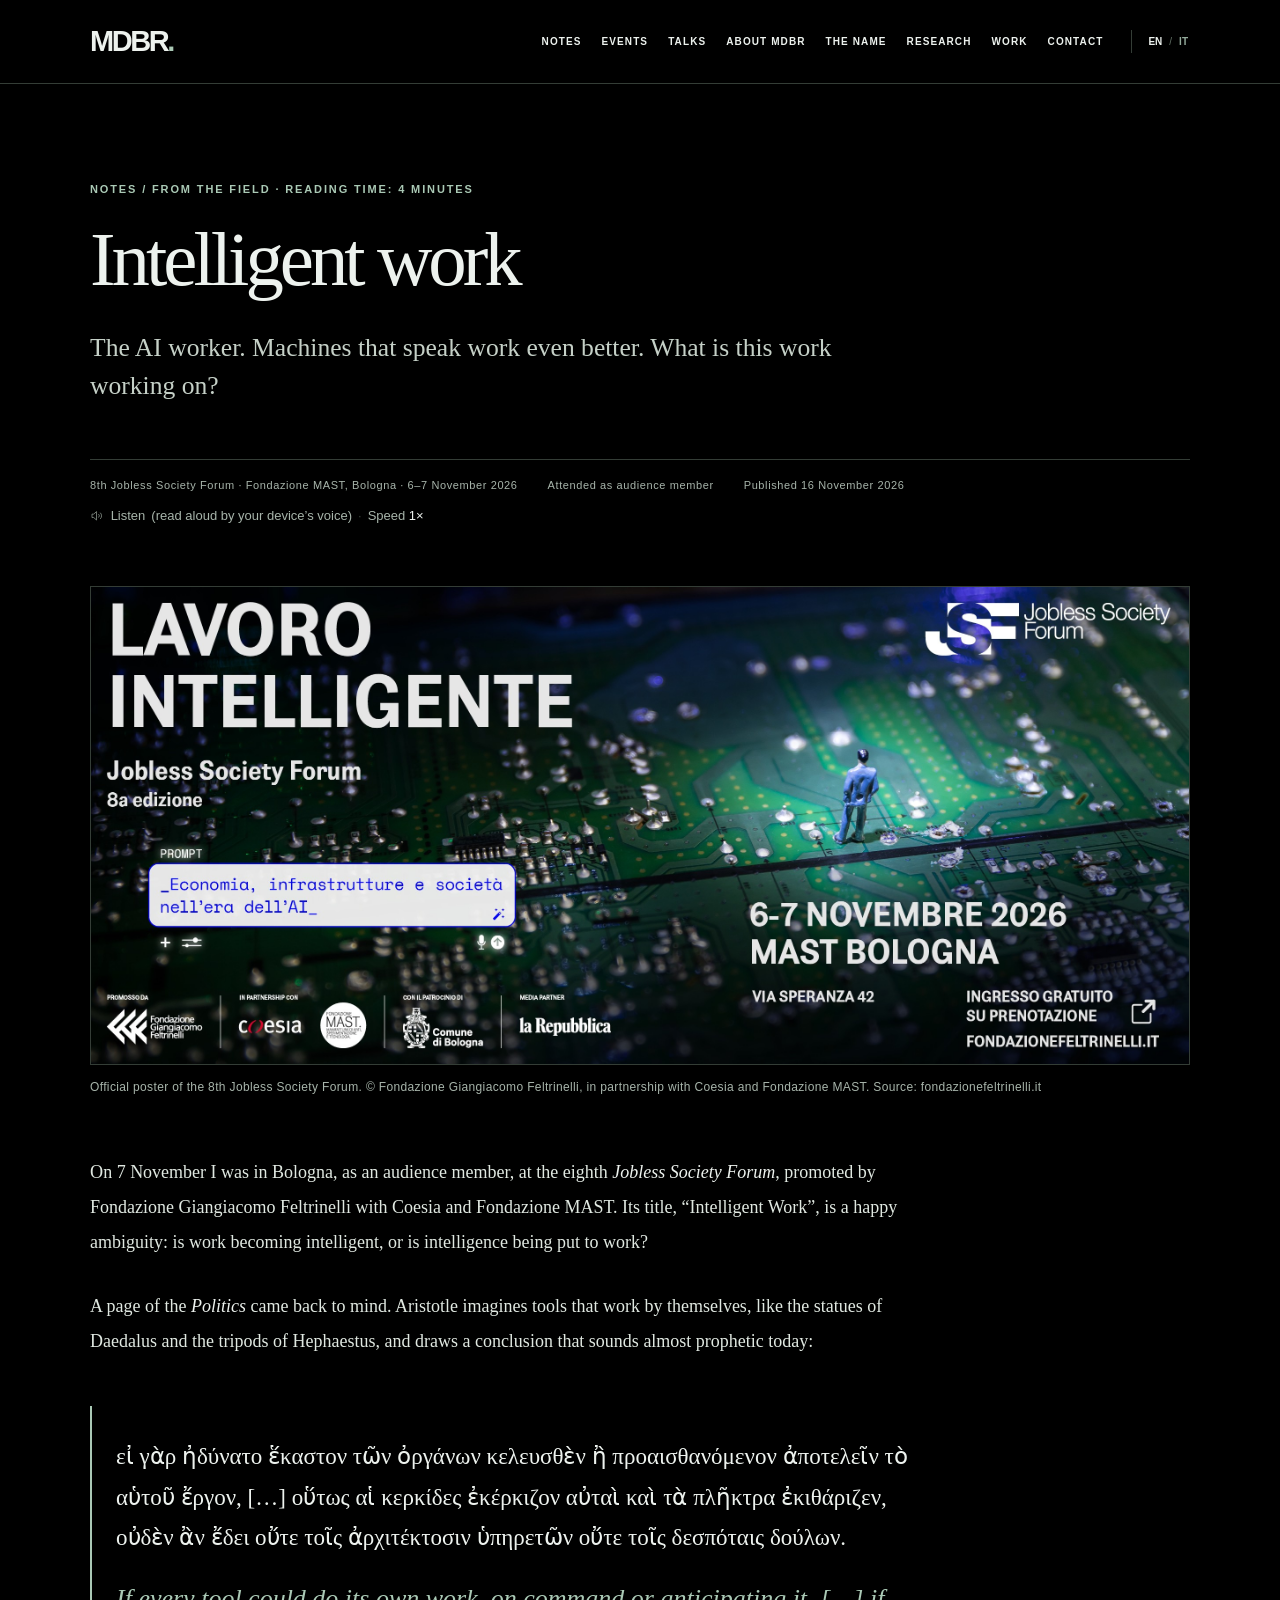
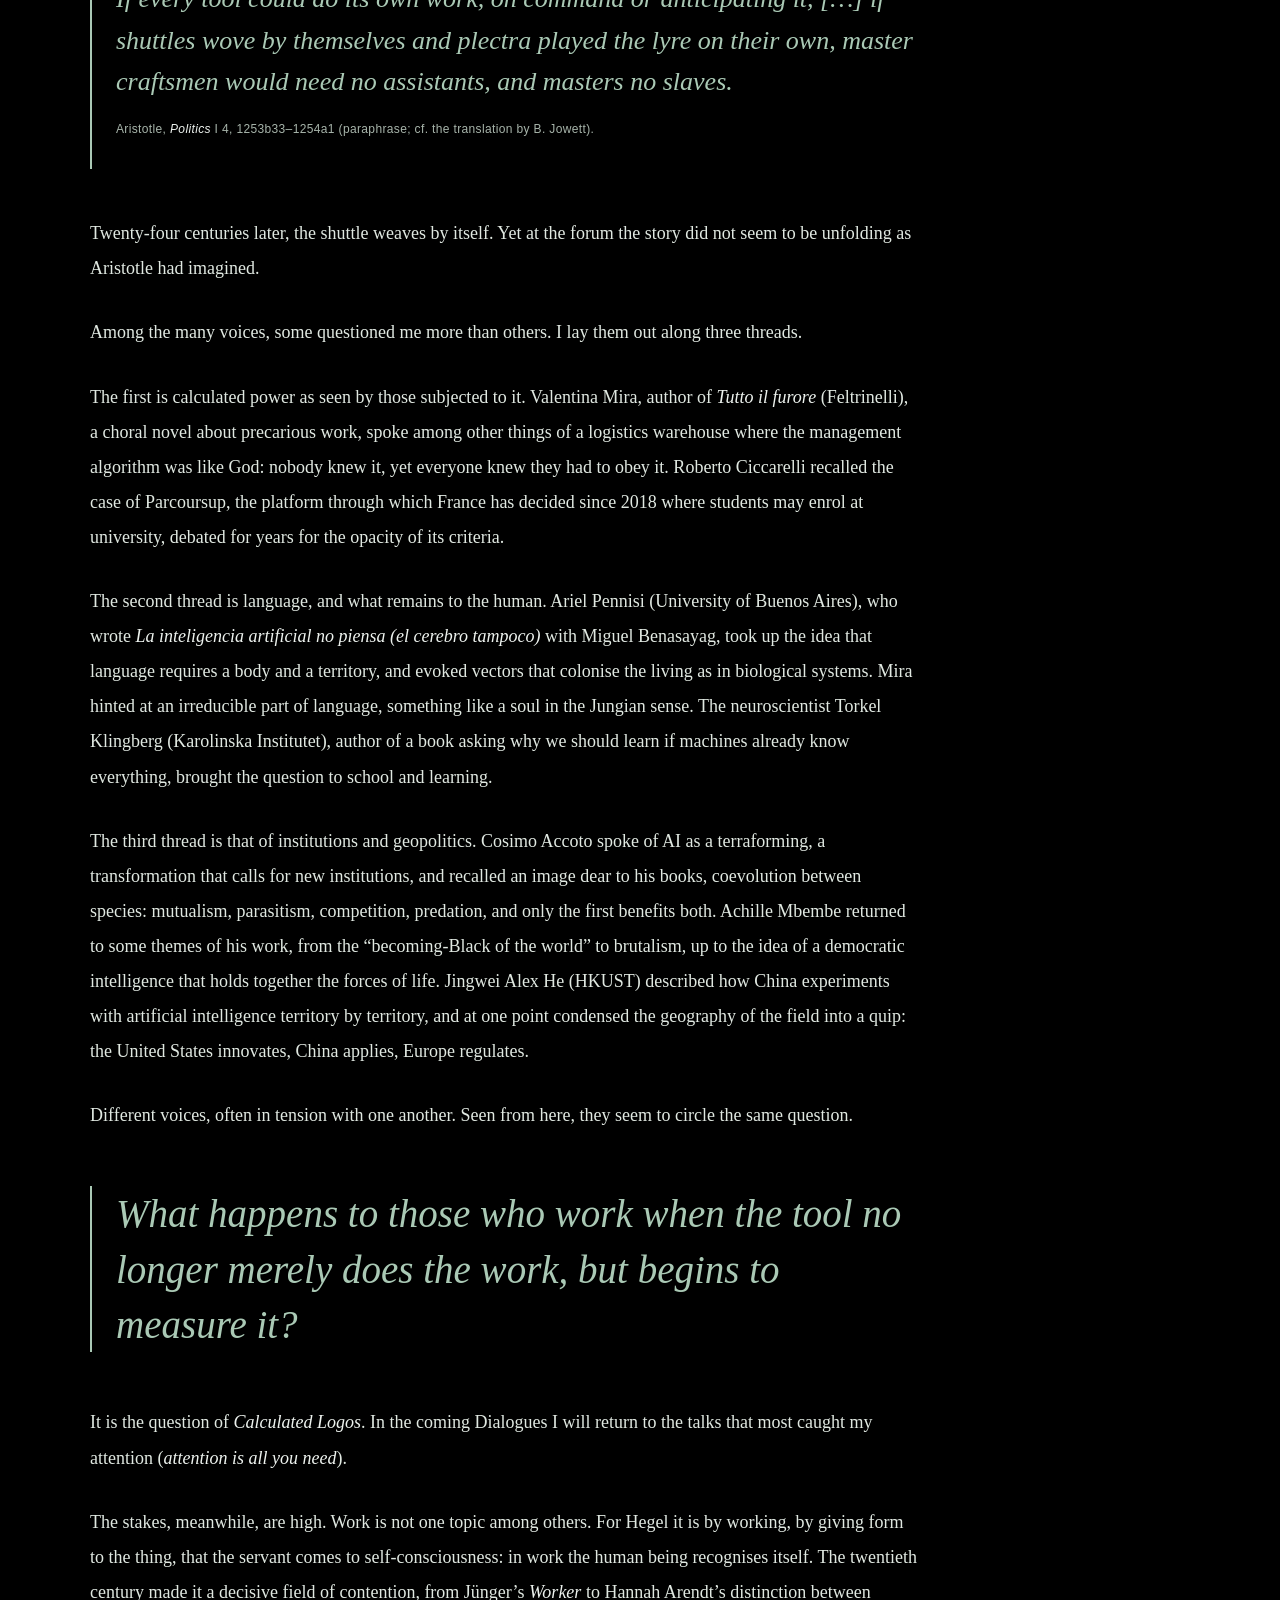
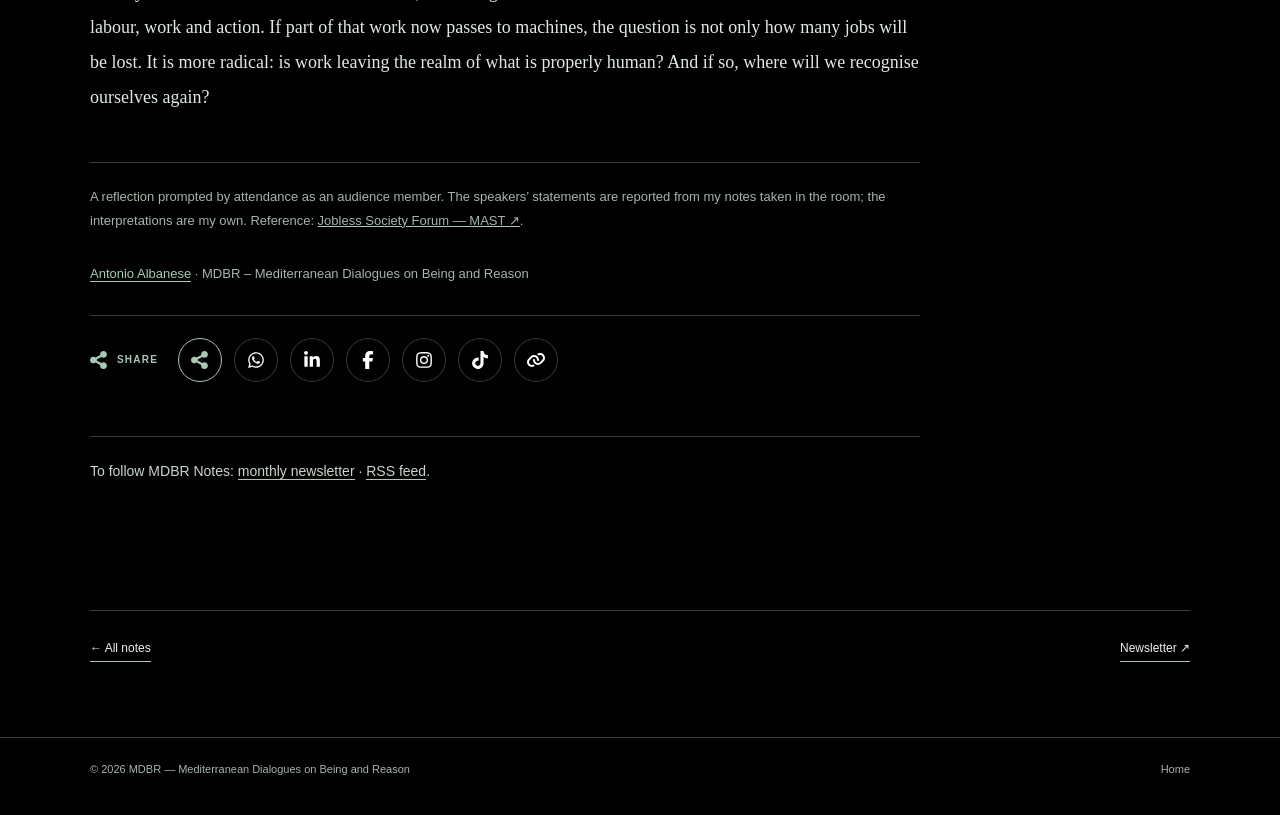
<file: notes/lavoro-intelligente/en/index.html>
<!doctype html><html lang="en" data-page-lang="en"><head><meta charset="utf-8"><meta name="viewport" content="width=device-width,initial-scale=1"><meta name="theme-color" content="#000000"><meta name="author" content="Antonio Albanese"><meta name="description" content="The AI worker. Machines that speak work even better. What is this work working on? From the Jobless Society Forum in Bologna."><meta property="og:type" content="article"><meta property="og:title" content="Intelligent work — Note on MDBR by Antonio Albanese"><meta property="og:site_name" content="MDBR"><meta property="og:locale" content="en_GB"><meta property="og:description" content="The AI worker. Machines that speak work even better. What is this work working on? From the Jobless Society Forum in Bologna."><meta property="og:url" content="https://mdbr-inst.org/notes/lavoro-intelligente/en/"><meta name="twitter:card" content="summary_large_image"><meta property="og:image" content="https://mdbr-inst.org/assets/og/lavoro-intelligente-en.jpg"><meta property="og:image:width" content="1200"><meta property="og:image:height" content="630"><meta property="og:image:alt" content="Intelligent work — Note on MDBR by Antonio Albanese"><meta property="article:published_time" content="2026-11-16"><link rel="canonical" href="https://mdbr-inst.org/notes/lavoro-intelligente/en/"><link rel="alternate" hreflang="it" href="https://mdbr-inst.org/notes/lavoro-intelligente/"><link rel="alternate" hreflang="en" href="https://mdbr-inst.org/notes/lavoro-intelligente/en/"><link rel="alternate" hreflang="x-default" href="https://mdbr-inst.org/notes/lavoro-intelligente/"><link rel="alternate" type="application/rss+xml" title="MDBR Notes RSS" href="/feed.xml"><link rel="icon" type="image/svg+xml" href="/favicon.svg"><link rel="stylesheet" href="/assets/notes.css?v=20261124"><title>Intelligent work — Note on MDBR by Antonio Albanese</title></head><body><header class="masthead"><div class="wrap masthead-inner">
  <a href="/" class="brand" aria-label="MDBR homepage">MDBR<span>.</span></a>
  <nav class="site-nav" id="site-nav" aria-label="Main navigation">
    <a href="/notes/" data-en="Notes" data-it="Note">Notes</a>
    <a href="/#events" data-en="Events" data-it="Eventi">Events</a>
    <a href="/talks/" data-en="Talks" data-it="Interventi">Talks</a>
    <a href="/#purpose" data-en="About MDBR" data-it="Cos’è MDBR">About MDBR</a>
    <a href="/#name" data-en="The name" data-it="Il nome">The name</a>
    <a href="/#research" data-en="Research" data-it="Ricerca">Research</a>
    <a href="/#work" data-en="Work" data-it="Lavori">Work</a>
    <a href="/#contact" data-en="Contact" data-it="Contatti">Contact</a>
  </nav>
  <div class="nav-tools"><div class="language" aria-label="Language selection">
    <button type="button" id="lang-en" aria-pressed="true" aria-label="English language">EN</button><span class="slash">/</span><button type="button" id="lang-it" aria-pressed="false" aria-label="Lingua italiana">IT</button>
  </div><button id="menu-toggle" class="menu-toggle" type="button" aria-controls="site-nav" aria-expanded="false" data-en="Menu" data-it="Menu">Menu</button></div>
</div></header>
<main><div class="wrap">
<div class="note-header"><span class="eyebrow" data-en="Notes / From the field · Reading time: 4 minutes" data-it="Note / Dal campo · Tempo di lettura: 4 minuti">Notes / From the field · Reading time: 4 minutes</span><h1 data-en="Intelligent work" data-it="Lavoro intelligente">Intelligent work</h1>
<p class="note-intro" data-en="The AI worker. Machines that speak work even better. What is this work working on?" data-it="L’IA operaia. Le macchine che parlano lavorano anche meglio. A cosa lavora questo lavoro?">The AI worker. Machines that speak work even better. What is this work working on?</p></div>
<div class="article-meta"><span data-en="8th Jobless Society Forum · Fondazione MAST, Bologna · 6–7 November 2026" data-it="8° Jobless Society Forum · Fondazione MAST, Bologna · 6–7 novembre 2026">8th Jobless Society Forum · Fondazione MAST, Bologna · 6–7 November 2026</span><span data-en="Attended as audience member" data-it="Partecipazione come uditore">Attended as audience member</span><span data-en="Published 16 November 2026" data-it="Pubblicata il 16 novembre 2026">Published 16 November 2026</span></div>
<div class="listen" aria-label="Listen"><button type="button" class="listen-btn" aria-pressed="false"><svg aria-hidden="true" viewBox="0 0 24 24" fill="none" stroke="currentColor" stroke-width="1.4" stroke-linecap="round" stroke-linejoin="round"><path d="M11 5 6.5 9H3.5v6h3L11 19z"/><path d="M15.5 9.5a3.5 3.5 0 0 1 0 5"/><path d="M18.5 7a7 7 0 0 1 0 10"/></svg><span class="listen-label">Ascolta</span></button><span class="listen-note" data-en="(read aloud by your device’s voice)" data-it="(letto dalla tua sintesi vocale)">(letto dalla tua sintesi vocale)</span><span class="listen-sep" hidden>·</span><button type="button" class="listen-stop" hidden data-en="Stop" data-it="Stop">Stop</button><span class="listen-sep listen-sep-rate">·</span><button type="button" class="listen-rate" aria-label="Velocità di lettura"><span class="listen-rate-label" data-en="Speed" data-it="Velocità">Velocità</span> <span class="listen-rate-val">1×</span></button><span class="listen-status" aria-live="polite"></span></div>
<figure class="note-figure"><img src="/assets/events/jobless-society-forum-2026.jpg" alt="Locandina ufficiale dell’8° Jobless Society Forum «Lavoro intelligente», MAST Bologna, 6–7 novembre 2026"><figcaption data-en="Official poster of the 8th Jobless Society Forum. © Fondazione Giangiacomo Feltrinelli, in partnership with Coesia and Fondazione MAST. Source: fondazionefeltrinelli.it" data-it="Locandina ufficiale dell’8° Jobless Society Forum. © Fondazione Giangiacomo Feltrinelli, in partnership con Coesia e Fondazione MAST. Fonte: fondazionefeltrinelli.it">Official poster of the 8th Jobless Society Forum. © Fondazione Giangiacomo Feltrinelli, in partnership with Coesia and Fondazione MAST. Source: fondazionefeltrinelli.it</figcaption></figure>
<article class="article">
<div class="only-it" lang="it">
<p>Il 7 novembre ero a Bologna, come uditore, all’ottava edizione del <em>Jobless Society Forum</em>, promosso dalla Fondazione Giangiacomo Feltrinelli con Coesia e Fondazione MAST. Il titolo, «Lavoro intelligente», è un’ambiguità felice: è il lavoro a diventare intelligente, o è l’intelligenza a mettersi al lavoro?</p>
<p>Mi è tornata in mente una pagina della <em>Politica</em>. Aristotele immagina strumenti che lavorano da sé, come le statue di Dedalo e i tripodi di Efesto, e ne trae una conclusione che oggi suona quasi profetica:</p>
<blockquote class="article-quote"><p class="greek" lang="grc">εἰ γὰρ ἠδύνατο ἕκαστον τῶν ὀργάνων κελευσθὲν ἢ προαισθανόμενον ἀποτελεῖν τὸ αὑτοῦ ἔργον, […] οὕτως αἱ κερκίδες ἐκέρκιζον αὐταὶ καὶ τὰ πλῆκτρα ἐκιθάριζεν, οὐδὲν ἂν ἔδει οὔτε τοῖς ἀρχιτέκτοσιν ὑπηρετῶν οὔτε τοῖς δεσπόταις δούλων.</p><p class="paraphrase">Se ogni strumento sapesse compiere da sé il suo lavoro, su comando o anticipandolo, […] se le spole tessessero da sole e i plettri suonassero da soli la cetra, i capi artigiani non avrebbero bisogno di aiutanti, né i padroni di schiavi.</p><cite>Aristotele, <em>Politica</em> I 4, 1253b33–1254a1 (parafrasi; cfr. trad. it. di R. Laurenti, Laterza).</cite></blockquote>
<p>Ventiquattro secoli dopo, la spola tesse da sola. Ma al forum la storia non sembrava andare come Aristotele l’aveva immaginata.</p>
<p>Fra le molte voci, alcune mi hanno interrogato più di altre. Le dispongo lungo tre fili.</p>
<p>Il primo è il potere calcolato visto da chi lo subisce. Valentina Mira, autrice di <em>Tutto il furore</em> (Feltrinelli), romanzo corale sul lavoro precario, ha raccontato fra l’altro di un magazzino della logistica in cui l’algoritmo di gestione era come Dio: nessuno lo conosceva, ma tutti sapevano di dovergli obbedire. Roberto Ciccarelli ha ricordato il caso di Parcoursup, la piattaforma con cui dal 2018 la Francia decide dove gli studenti possono iscriversi all’università, da anni discussa per l’opacità dei suoi criteri.</p>
<p>Il secondo filo è il linguaggio, e ciò che resta all’umano. Ariel Pennisi (Università di Buenos Aires), che con Miguel Benasayag ha scritto <em>ChatGPT non pensa (e il cervello neppure)</em>, ha ripreso l’idea che il linguaggio chieda un corpo e un territorio, e ha evocato vettori che colonizzano il vivente come nei sistemi biologici. Mira ha accennato a una parte irriducibile della lingua, qualcosa come un’anima in senso junghiano. Il neuroscienziato Torkel Klingberg (Karolinska Institutet), autore di un libro che si chiede perché imparare se le macchine sanno già tutto, ha portato la questione sulla scuola e sull’apprendimento.</p>
<p>Il terzo filo è quello delle istituzioni e della geopolitica. Cosimo Accoto ha parlato dell’IA come di una terraformazione, una trasformazione che chiede istituzioni nuove, e ha richiamato un’immagine cara ai suoi libri, la coevoluzione fra specie: mutualismo, parassitismo, competizione, predazione, e solo la prima giova a entrambe. Achille Mbembe ha ripreso alcuni temi del suo lavoro, dal «divenire-negro del mondo» al brutalismo, fino all’idea di un’intelligenza democratica che tenga insieme le forze della vita. Jingwei Alex He (HKUST) ha raccontato come la Cina sperimenti l’intelligenza artificiale territorio per territorio, e in un passaggio ha condensato la geografia del settore in una battuta: gli Stati Uniti innovano, la Cina applica, l’Europa regola.</p>
<p>Voci diverse, spesso in tensione fra loro. Viste da qui, mi sembrano girare intorno a una stessa domanda.</p>
<p class="article-question">Che cosa accade a chi lavora quando lo strumento non si limita più a fare il lavoro, ma comincia a misurarlo?</p>
<p>È la domanda del <em>logos calcolato</em>. Nei prossimi Confronti tornerò sulle relazioni che più hanno catturato la mia attenzione (<em lang="en">attention is all you need</em>).</p>
<p>La posta, intanto, è alta. Il lavoro non è un tema fra gli altri. Per Hegel è lavorando, dando forma alla cosa, che il servo giunge alla coscienza di sé: nel lavoro l’uomo si riconosce. Il Novecento ne ha fatto un campo di contesa decisivo, dall’<em>Operaio</em> di Jünger alla distinzione di Hannah Arendt fra lavoro, opera e azione. Se oggi una parte di quel lavoro passa alle macchine, la domanda non è soltanto quanti posti si perderanno. È più radicale: il lavoro esce dal campo del propriamente umano? E se sì, dove torneremo a riconoscerci?</p>
<p class="article-note">Nota di riflessione a partire dalla partecipazione come uditore. Le affermazioni dei relatori sono riportate dai miei appunti presi in sala; le interpretazioni sono mie. Riferimento: <a href="https://www.mast.org/it_IT/jobless-society-forum-lavoro-intelligente" target="_blank" rel="noopener noreferrer">Jobless Society Forum — MAST ↗</a>.</p>
</div>
<div class="only-en" lang="en">
<p>On 7 November I was in Bologna, as an audience member, at the eighth <em>Jobless Society Forum</em>, promoted by Fondazione Giangiacomo Feltrinelli with Coesia and Fondazione MAST. Its title, “Intelligent Work”, is a happy ambiguity: is work becoming intelligent, or is intelligence being put to work?</p>
<p>A page of the <em>Politics</em> came back to mind. Aristotle imagines tools that work by themselves, like the statues of Daedalus and the tripods of Hephaestus, and draws a conclusion that sounds almost prophetic today:</p>
<blockquote class="article-quote"><p class="greek" lang="grc">εἰ γὰρ ἠδύνατο ἕκαστον τῶν ὀργάνων κελευσθὲν ἢ προαισθανόμενον ἀποτελεῖν τὸ αὑτοῦ ἔργον, […] οὕτως αἱ κερκίδες ἐκέρκιζον αὐταὶ καὶ τὰ πλῆκτρα ἐκιθάριζεν, οὐδὲν ἂν ἔδει οὔτε τοῖς ἀρχιτέκτοσιν ὑπηρετῶν οὔτε τοῖς δεσπόταις δούλων.</p><p class="paraphrase">If every tool could do its own work, on command or anticipating it, […] if shuttles wove by themselves and plectra played the lyre on their own, master craftsmen would need no assistants, and masters no slaves.</p><cite>Aristotle, <em>Politics</em> I 4, 1253b33–1254a1 (paraphrase; cf. the translation by B. Jowett).</cite></blockquote>
<p>Twenty-four centuries later, the shuttle weaves by itself. Yet at the forum the story did not seem to be unfolding as Aristotle had imagined.</p>
<p>Among the many voices, some questioned me more than others. I lay them out along three threads.</p>
<p>The first is calculated power as seen by those subjected to it. Valentina Mira, author of <em>Tutto il furore</em> (Feltrinelli), a choral novel about precarious work, spoke among other things of a logistics warehouse where the management algorithm was like God: nobody knew it, yet everyone knew they had to obey it. Roberto Ciccarelli recalled the case of Parcoursup, the platform through which France has decided since 2018 where students may enrol at university, debated for years for the opacity of its criteria.</p>
<p>The second thread is language, and what remains to the human. Ariel Pennisi (University of Buenos Aires), who wrote <em>La inteligencia artificial no piensa (el cerebro tampoco)</em> with Miguel Benasayag, took up the idea that language requires a body and a territory, and evoked vectors that colonise the living as in biological systems. Mira hinted at an irreducible part of language, something like a soul in the Jungian sense. The neuroscientist Torkel Klingberg (Karolinska Institutet), author of a book asking why we should learn if machines already know everything, brought the question to school and learning.</p>
<p>The third thread is that of institutions and geopolitics. Cosimo Accoto spoke of AI as a terraforming, a transformation that calls for new institutions, and recalled an image dear to his books, coevolution between species: mutualism, parasitism, competition, predation, and only the first benefits both. Achille Mbembe returned to some themes of his work, from the “becoming-Black of the world” to brutalism, up to the idea of a democratic intelligence that holds together the forces of life. Jingwei Alex He (HKUST) described how China experiments with artificial intelligence territory by territory, and at one point condensed the geography of the field into a quip: the United States innovates, China applies, Europe regulates.</p>
<p>Different voices, often in tension with one another. Seen from here, they seem to circle the same question.</p>
<p class="article-question">What happens to those who work when the tool no longer merely does the work, but begins to measure it?</p>
<p>It is the question of <em>Calculated Logos</em>. In the coming Dialogues I will return to the talks that most caught my attention (<em>attention is all you need</em>).</p>
<p>The stakes, meanwhile, are high. Work is not one topic among others. For Hegel it is by working, by giving form to the thing, that the servant comes to self-consciousness: in work the human being recognises itself. The twentieth century made it a decisive field of contention, from Jünger’s <em>Worker</em> to Hannah Arendt’s distinction between labour, work and action. If part of that work now passes to machines, the question is not only how many jobs will be lost. It is more radical: is work leaving the realm of what is properly human? And if so, where will we recognise ourselves again?</p>
<p class="article-note">A reflection prompted by attendance as an audience member. The speakers’ statements are reported from my notes taken in the room; the interpretations are my own. Reference: <a href="https://www.mast.org/it_IT/jobless-society-forum-lavoro-intelligente" target="_blank" rel="noopener noreferrer">Jobless Society Forum — MAST ↗</a>.</p>
</div>
<p class="note-byline"><a href="/antonioalbanese/">Antonio Albanese</a> · MDBR – Mediterranean Dialogues on Being and Reason</p>
<nav class="share" aria-label="Share" data-cap-fb-it="Le macchine che parlano lavorano anche meglio. Ma a cosa lavora questo lavoro?

Al Jobless Society Forum della Fondazione MAST di Bologna si è discusso di intelligenza artificiale e lavoro. Nella nota «Lavoro intelligente» Antonio Albanese raccoglie alcuni fili che lo hanno interrogato, da Aristotele a Hegel: che cosa cambia quando l&#x27;intelligenza artificiale entra nel lavoro, il primo luogo in cui l&#x27;uomo si riconosce?

Voi che ne pensate: il lavoro resta un luogo umano?

#filosofia #intelligenzaartificiale #lavoro #futurodellavoro" data-cap-fb-en="Machines that speak work even better. But what is this work working on?

At the Jobless Society Forum at Fondazione MAST in Bologna, artificial intelligence and work were at the centre. In the note “Intelligent work” Antonio Albanese follows some of the threads that questioned him, from Aristotle to Hegel: what changes when artificial intelligence enters work, the first place where the human recognises itself?

What do you think: does work remain a human place?

#philosophy #artificialintelligence #futureofwork #ethics" data-story-it="/assets/story/lavoro-intelligente-it.jpg?v=3" data-story-tt-it="/assets/story/lavoro-intelligente-tt-it.jpg?v=5" data-story-tt-en="/assets/story/lavoro-intelligente-tt-en.jpg?v=5" data-cap-tt-it="Se l&#x27;AI fa il tuo lavoro, tu chi sei? 🤖
🇬🇧 If AI does your job, who are you?

🇮🇹 Una nota filosofica dal Jobless Society Forum, Fondazione MAST di Bologna. Le macchine che parlano lavorano anche meglio: ma a cosa lavora questo lavoro? Tu cosa ne pensi? Scrivilo nei commenti 👇
🇬🇧 A philosophical note from the Jobless Society Forum, Fondazione MAST, Bologna. Machines that speak work even better: but what is this work working on? What do you think? Tell me in the comments 👇

#filosofia #philosophy #intelligenzaartificiale #philosophytok #lavoro #MDBR

https://mdbr-inst.org/notes/lavoro-intelligente/" data-cap-tt-en="If AI does your job, who are you? 🤖
🇮🇹 Se l&#x27;AI fa il tuo lavoro, tu chi sei?

🇬🇧 A philosophical note from the Jobless Society Forum, Fondazione MAST, Bologna. Machines that speak work even better: but what is this work working on? What do you think? Tell me in the comments 👇
🇮🇹 Una nota filosofica dal Jobless Society Forum, Fondazione MAST di Bologna. Le macchine che parlano lavorano anche meglio: ma a cosa lavora questo lavoro? Tu cosa ne pensi? Scrivilo nei commenti 👇

#filosofia #philosophy #intelligenzaartificiale #philosophytok #lavoro #MDBR

https://mdbr-inst.org/notes/lavoro-intelligente/en/" data-cap-ig-it="Le macchine che parlano lavorano anche meglio. Ma a cosa lavora questo lavoro?
🇬🇧 Machines that speak work even better. But what is this work working on?

🇮🇹 «Lavoro intelligente» è la nuova nota di Antonio Albanese su MDBR, dal Jobless Society Forum della Fondazione MAST di Bologna: l&#x27;intelligenza artificiale entra nel lavoro, il primo luogo in cui l&#x27;uomo si riconosce. Da Aristotele a Hegel, che cosa cambia?

🇬🇧 “Intelligent work” is Antonio Albanese’s new note on MDBR, from the Jobless Society Forum at Fondazione MAST, Bologna: artificial intelligence enters work, the first place where the human recognises itself. From Aristotle to Hegel, what changes?

📖 Leggi la nota: link in fondo.
📖 Read the note: link below.

🇮🇹 Tu cosa ne pensi? Scrivilo nei commenti 👇
🇬🇧 What do you think? Tell me in the comments 👇

#filosofia #philosophy #intelligenzaartificiale #artificialintelligence #AI #lavoro #futurodellavoro #futureofwork #etica #ethics #aristotele #hegel #MDBR

https://mdbr-inst.org/notes/lavoro-intelligente/" data-cap-ig-en="Machines that speak work even better. But what is this work working on?
🇮🇹 Le macchine che parlano lavorano anche meglio. Ma a cosa lavora questo lavoro?

🇬🇧 “Intelligent work” is Antonio Albanese’s new note on MDBR, from the Jobless Society Forum at Fondazione MAST, Bologna: artificial intelligence enters work, the first place where the human recognises itself. From Aristotle to Hegel, what changes?

🇮🇹 «Lavoro intelligente» è la nuova nota di Antonio Albanese su MDBR, dal Jobless Society Forum della Fondazione MAST di Bologna: l&#x27;intelligenza artificiale entra nel lavoro, il primo luogo in cui l&#x27;uomo si riconosce. Da Aristotele a Hegel, che cosa cambia?

📖 Read the note: link below.
📖 Leggi la nota: link in fondo.

🇬🇧 What do you think? Tell me in the comments 👇
🇮🇹 Tu cosa ne pensi? Scrivilo nei commenti 👇

#filosofia #philosophy #intelligenzaartificiale #artificialintelligence #AI #lavoro #futurodellavoro #futureofwork #etica #ethics #aristotele #hegel #MDBR

https://mdbr-inst.org/notes/lavoro-intelligente/en/" data-story-en="/assets/story/lavoro-intelligente-en.jpg?v=3" data-share-it="Nuova Nota su MDBR di Antonio Albanese: Lavoro intelligente" data-share-en="New Note on MDBR by Antonio Albanese: Intelligent work"><span class="share-label"><svg aria-hidden="true" focusable="false" class="ico" xmlns="http://www.w3.org/2000/svg" viewBox="0 0 512 512"><!--! Font Awesome Free 7.3.1 by @fontawesome - https://fontawesome.com License - https://fontawesome.com/license/free (Icons: CC BY 4.0, Fonts: SIL OFL 1.1, Code: MIT License) Copyright 2026 Fonticons, Inc. --><path fill="currentColor" d="M384 192c53 0 96-43 96-96s-43-96-96-96-96 43-96 96c0 5.4 .5 10.8 1.3 16L159.6 184.1c-16.9-15-39.2-24.1-63.6-24.1-53 0-96 43-96 96s43 96 96 96c24.4 0 46.6-9.1 63.6-24.1L289.3 400c-.9 5.2-1.3 10.5-1.3 16 0 53 43 96 96 96s96-43 96-96-43-96-96-96c-24.4 0-46.6 9.1-63.6 24.1L190.7 272c.9-5.2 1.3-10.5 1.3-16s-.5-10.8-1.3-16l129.7-72.1c16.9 15 39.2 24.1 63.6 24.1z"/></svg><span data-en="Share" data-it="Condividi">Share</span></span><button type="button" class="share-native" hidden title="Condividi / Share"><svg aria-hidden="true" focusable="false" class="ico" xmlns="http://www.w3.org/2000/svg" viewBox="0 0 512 512"><!--! Font Awesome Free 7.3.1 by @fontawesome - https://fontawesome.com License - https://fontawesome.com/license/free (Icons: CC BY 4.0, Fonts: SIL OFL 1.1, Code: MIT License) Copyright 2026 Fonticons, Inc. --><path fill="currentColor" d="M384 192c53 0 96-43 96-96s-43-96-96-96-96 43-96 96c0 5.4 .5 10.8 1.3 16L159.6 184.1c-16.9-15-39.2-24.1-63.6-24.1-53 0-96 43-96 96s43 96 96 96c24.4 0 46.6-9.1 63.6-24.1L289.3 400c-.9 5.2-1.3 10.5-1.3 16 0 53 43 96 96 96s96-43 96-96-43-96-96-96c-24.4 0-46.6 9.1-63.6 24.1L190.7 272c.9-5.2 1.3-10.5 1.3-16s-.5-10.8-1.3-16l129.7-72.1c16.9 15 39.2 24.1 63.6 24.1z"/></svg><span class="sr" data-en="Share via…" data-it="Condividi con…">Share via…</span></button><a class="share-wa" href="#" target="_blank" rel="noopener noreferrer" title="WhatsApp"><svg aria-hidden="true" focusable="false" class="ico" xmlns="http://www.w3.org/2000/svg" viewBox="0 0 448 512"><!--! Font Awesome Free 7.3.1 by @fontawesome - https://fontawesome.com License - https://fontawesome.com/license/free (Icons: CC BY 4.0, Fonts: SIL OFL 1.1, Code: MIT License) Copyright 2026 Fonticons, Inc. --><path fill="currentColor" d="M380.9 97.1c-41.9-42-97.7-65.1-157-65.1-122.4 0-222 99.6-222 222 0 39.1 10.2 77.3 29.6 111L0 480 117.7 449.1c32.4 17.7 68.9 27 106.1 27l.1 0c122.3 0 224.1-99.6 224.1-222 0-59.3-25.2-115-67.1-157zm-157 341.6c-33.2 0-65.7-8.9-94-25.7l-6.7-4-69.8 18.3 18.6-68.1-4.4-7c-18.5-29.4-28.2-63.3-28.2-98.2 0-101.7 82.8-184.5 184.6-184.5 49.3 0 95.6 19.2 130.4 54.1s56.2 81.2 56.1 130.5c0 101.8-84.9 184.6-186.6 184.6zM325.1 300.5c-5.5-2.8-32.8-16.2-37.9-18-5.1-1.9-8.8-2.8-12.5 2.8s-14.3 18-17.6 21.8c-3.2 3.7-6.5 4.2-12 1.4-32.6-16.3-54-29.1-75.5-66-5.7-9.8 5.7-9.1 16.3-30.3 1.8-3.7 .9-6.9-.5-9.7s-12.5-30.1-17.1-41.2c-4.5-10.8-9.1-9.3-12.5-9.5-3.2-.2-6.9-.2-10.6-.2s-9.7 1.4-14.8 6.9c-5.1 5.6-19.4 19-19.4 46.3s19.9 53.7 22.6 57.4c2.8 3.7 39.1 59.7 94.8 83.8 35.2 15.2 49 16.5 66.6 13.9 10.7-1.6 32.8-13.4 37.4-26.4s4.6-24.1 3.2-26.4c-1.3-2.5-5-3.9-10.5-6.6z"/></svg><span class="sr" data-en="Share on WhatsApp" data-it="Condividi su WhatsApp">Share on WhatsApp</span></a><a class="share-li" href="#" target="_blank" rel="noopener noreferrer" title="LinkedIn"><svg aria-hidden="true" focusable="false" class="ico" xmlns="http://www.w3.org/2000/svg" viewBox="0 0 448 512"><!--! Font Awesome Free 7.3.1 by @fontawesome - https://fontawesome.com License - https://fontawesome.com/license/free (Icons: CC BY 4.0, Fonts: SIL OFL 1.1, Code: MIT License) Copyright 2026 Fonticons, Inc. --><path fill="currentColor" d="M100.3 448l-92.9 0 0-299.1 92.9 0 0 299.1zM53.8 108.1C24.1 108.1 0 83.5 0 53.8 0 39.5 5.7 25.9 15.8 15.8s23.8-15.8 38-15.8 27.9 5.7 38 15.8 15.8 23.8 15.8 38c0 29.7-24.1 54.3-53.8 54.3zM447.9 448l-92.7 0 0-145.6c0-34.7-.7-79.2-48.3-79.2-48.3 0-55.7 37.7-55.7 76.7l0 148.1-92.8 0 0-299.1 89.1 0 0 40.8 1.3 0c12.4-23.5 42.7-48.3 87.9-48.3 94 0 111.3 61.9 111.3 142.3l0 164.3-.1 0z"/></svg><span class="sr" data-en="Share on LinkedIn" data-it="Condividi su LinkedIn">Share on LinkedIn</span></a><a class="share-fb" href="#" target="_blank" rel="noopener noreferrer" title="Facebook"><svg aria-hidden="true" focusable="false" class="ico" xmlns="http://www.w3.org/2000/svg" viewBox="0 0 320 512"><!--! Font Awesome Free 7.3.1 by @fontawesome - https://fontawesome.com License - https://fontawesome.com/license/free (Icons: CC BY 4.0, Fonts: SIL OFL 1.1, Code: MIT License) Copyright 2026 Fonticons, Inc. --><path fill="currentColor" d="M80 299.3l0 212.7 116 0 0-212.7 86.5 0 18-97.8-104.5 0 0-34.6c0-51.7 20.3-71.5 72.7-71.5 16.3 0 29.4 .4 37 1.2l0-88.7C291.4 4 256.4 0 236.2 0 129.3 0 80 50.5 80 159.4l0 42.1-66 0 0 97.8 66 0z"/></svg><span class="sr" data-en="Share on Facebook" data-it="Condividi su Facebook">Share on Facebook</span></a><button type="button" class="share-ig" title="Instagram"><svg aria-hidden="true" focusable="false" class="ico" xmlns="http://www.w3.org/2000/svg" viewBox="0 0 448 512"><!--! Font Awesome Free 7.3.1 by @fontawesome - https://fontawesome.com License - https://fontawesome.com/license/free (Icons: CC BY 4.0, Fonts: SIL OFL 1.1, Code: MIT License) Copyright 2026 Fonticons, Inc. --><path fill="currentColor" d="M224.3 141a115 115 0 1 0 -.6 230 115 115 0 1 0 .6-230zm-.6 40.4a74.6 74.6 0 1 1 .6 149.2 74.6 74.6 0 1 1 -.6-149.2zm93.4-45.1a26.8 26.8 0 1 1 53.6 0 26.8 26.8 0 1 1 -53.6 0zm129.7 27.2c-1.7-35.9-9.9-67.7-36.2-93.9-26.2-26.2-58-34.4-93.9-36.2-37-2.1-147.9-2.1-184.9 0-35.8 1.7-67.6 9.9-93.9 36.1s-34.4 58-36.2 93.9c-2.1 37-2.1 147.9 0 184.9 1.7 35.9 9.9 67.7 36.2 93.9s58 34.4 93.9 36.2c37 2.1 147.9 2.1 184.9 0 35.9-1.7 67.7-9.9 93.9-36.2 26.2-26.2 34.4-58 36.2-93.9 2.1-37 2.1-147.8 0-184.8zM399 388c-7.8 19.6-22.9 34.7-42.6 42.6-29.5 11.7-99.5 9-132.1 9s-102.7 2.6-132.1-9c-19.6-7.8-34.7-22.9-42.6-42.6-11.7-29.5-9-99.5-9-132.1s-2.6-102.7 9-132.1c7.8-19.6 22.9-34.7 42.6-42.6 29.5-11.7 99.5-9 132.1-9s102.7-2.6 132.1 9c19.6 7.8 34.7 22.9 42.6 42.6 11.7 29.5 9 99.5 9 132.1s2.7 102.7-9 132.1z"/></svg><span class="sr" data-en="Share on Instagram" data-it="Condividi su Instagram">Share on Instagram</span></button><button type="button" class="share-tt" title="TikTok"><svg aria-hidden="true" focusable="false" class="ico" xmlns="http://www.w3.org/2000/svg" viewBox="0 0 448 512"><!--! Font Awesome Free 7.3.1 by @fontawesome - https://fontawesome.com License - https://fontawesome.com/license/free (Icons: CC BY 4.0, Fonts: SIL OFL 1.1, Code: MIT License) Copyright 2026 Fonticons, Inc. --><path fill="currentColor" d="M448.5 209.9c-44 .1-87-13.6-122.8-39.2l0 178.7c0 33.1-10.1 65.4-29 92.6s-45.6 48-76.6 59.6-64.8 13.5-96.9 5.3-60.9-25.9-82.7-50.8-35.3-56-39-88.9 2.9-66.1 18.6-95.2 40-52.7 69.6-67.7 62.9-20.5 95.7-16l0 89.9c-15-4.7-31.1-4.6-46 .4s-27.9 14.6-37 27.3-14 28.1-13.9 43.9 5.2 31 14.5 43.7 22.4 22.1 37.4 26.9 31.1 4.8 46-.1 28-14.4 37.2-27.1 14.2-28.1 14.2-43.8l0-349.4 88 0c-.1 7.4 .6 14.9 1.9 22.2 3.1 16.3 9.4 31.9 18.7 45.7s21.3 25.6 35.2 34.6c19.9 13.1 43.2 20.1 67 20.1l0 87.4z"/></svg><span class="sr" data-en="Share on TikTok" data-it="Condividi su TikTok">Share on TikTok</span></button><button type="button" class="share-copy" title="Copia link / Copy link"><svg aria-hidden="true" focusable="false" class="ico" xmlns="http://www.w3.org/2000/svg" viewBox="0 0 576 512"><!--! Font Awesome Free 7.3.1 by @fontawesome - https://fontawesome.com License - https://fontawesome.com/license/free (Icons: CC BY 4.0, Fonts: SIL OFL 1.1, Code: MIT License) Copyright 2026 Fonticons, Inc. --><path fill="currentColor" d="M419.5 96c-16.6 0-32.7 4.5-46.8 12.7-15.8-16-34.2-29.4-54.5-39.5 28.2-24 64.1-37.2 101.3-37.2 86.4 0 156.5 70 156.5 156.5 0 41.5-16.5 81.3-45.8 110.6l-71.1 71.1c-29.3 29.3-69.1 45.8-110.6 45.8-86.4 0-156.5-70-156.5-156.5 0-1.5 0-3 .1-4.5 .5-17.7 15.2-31.6 32.9-31.1s31.6 15.2 31.1 32.9c0 .9 0 1.8 0 2.6 0 51.1 41.4 92.5 92.5 92.5 24.5 0 48-9.7 65.4-27.1l71.1-71.1c17.3-17.3 27.1-40.9 27.1-65.4 0-51.1-41.4-92.5-92.5-92.5zM275.2 173.3c-1.9-.8-3.8-1.9-5.5-3.1-12.6-6.5-27-10.2-42.1-10.2-24.5 0-48 9.7-65.4 27.1L91.1 258.2c-17.3 17.3-27.1 40.9-27.1 65.4 0 51.1 41.4 92.5 92.5 92.5 16.5 0 32.6-4.4 46.7-12.6 15.8 16 34.2 29.4 54.6 39.5-28.2 23.9-64 37.2-101.3 37.2-86.4 0-156.5-70-156.5-156.5 0-41.5 16.5-81.3 45.8-110.6l71.1-71.1c29.3-29.3 69.1-45.8 110.6-45.8 86.6 0 156.5 70.6 156.5 156.9 0 1.3 0 2.6 0 3.9-.4 17.7-15.1 31.6-32.8 31.2s-31.6-15.1-31.2-32.8c0-.8 0-1.5 0-2.3 0-33.7-18-63.3-44.8-79.6z"/></svg><span class="sr" data-en="Copy link" data-it="Copia link">Copy link</span></button><span class="share-status" role="status" aria-live="polite"></span></nav>
<aside class="note-follow" aria-label="Follow MDBR Notes"><p class="only-it" lang="it">Per seguire le Note di MDBR: <a href="/notes/#subscribe">newsletter mensile</a> · <a href="/feed.xml">feed RSS</a>.</p><p class="only-en" lang="en">To follow MDBR Notes: <a href="/notes/#subscribe">monthly newsletter</a> · <a href="/feed.xml">RSS feed</a>.</p></aside>
</article>
<nav class="end-nav" aria-label="Next links"><a href="/notes/" data-en="← All notes" data-it="← Tutte le note">← All notes</a><a href="/notes/#subscribe" data-en="Newsletter ↗" data-it="Newsletter ↗">Newsletter ↗</a></nav>
</div></main><footer><div class="wrap"><span>© 2026 MDBR — Mediterranean Dialogues on Being and Reason</span><a href="/" data-en="Home" data-it="Inizio">Home</a></div></footer><script>
(() => {
  const en=document.getElementById('lang-en'),it=document.getElementById('lang-it');
  const setLanguage=(lang)=>{
    document.documentElement.lang=lang;
    document.querySelectorAll('[data-en][data-it]').forEach(el=>{el.textContent=el.dataset[lang]});
    en.setAttribute('aria-pressed',String(lang==='en'));
    it.setAttribute('aria-pressed',String(lang==='it'));
    try{localStorage.setItem('mdbr-language',lang)}catch(_){}
  };
  let stored=document.documentElement.dataset.pageLang||'en';if(!document.documentElement.dataset.pageLang){try{stored=localStorage.getItem('mdbr-language')||'en'}catch(_){}}
  setLanguage(stored==='it'?'it':'en');
  en.addEventListener('click',()=>setLanguage('en'));
  it.addEventListener('click',()=>setLanguage('it'));
  const toggle=document.getElementById('menu-toggle'),nav=document.getElementById('site-nav');
  toggle.addEventListener('click',()=>{
    const open=toggle.getAttribute('aria-expanded')!=='true';
    toggle.setAttribute('aria-expanded',String(open));
    nav.classList.toggle('is-open',open);
  });
  nav.querySelectorAll('a').forEach(a=>a.addEventListener('click',()=>{nav.classList.remove('is-open');toggle.setAttribute('aria-expanded','false')}));
  document.addEventListener('keydown',e=>{if(e.key==='Escape'){nav.classList.remove('is-open');toggle.setAttribute('aria-expanded','false')}});
})();
</script><script src="/assets/share.js?v=20261124f" defer></script><script src="/assets/listen.js?v=20261124" defer></script><script src="/assets/stats.js?v=1" defer></script></body></html>
</file>
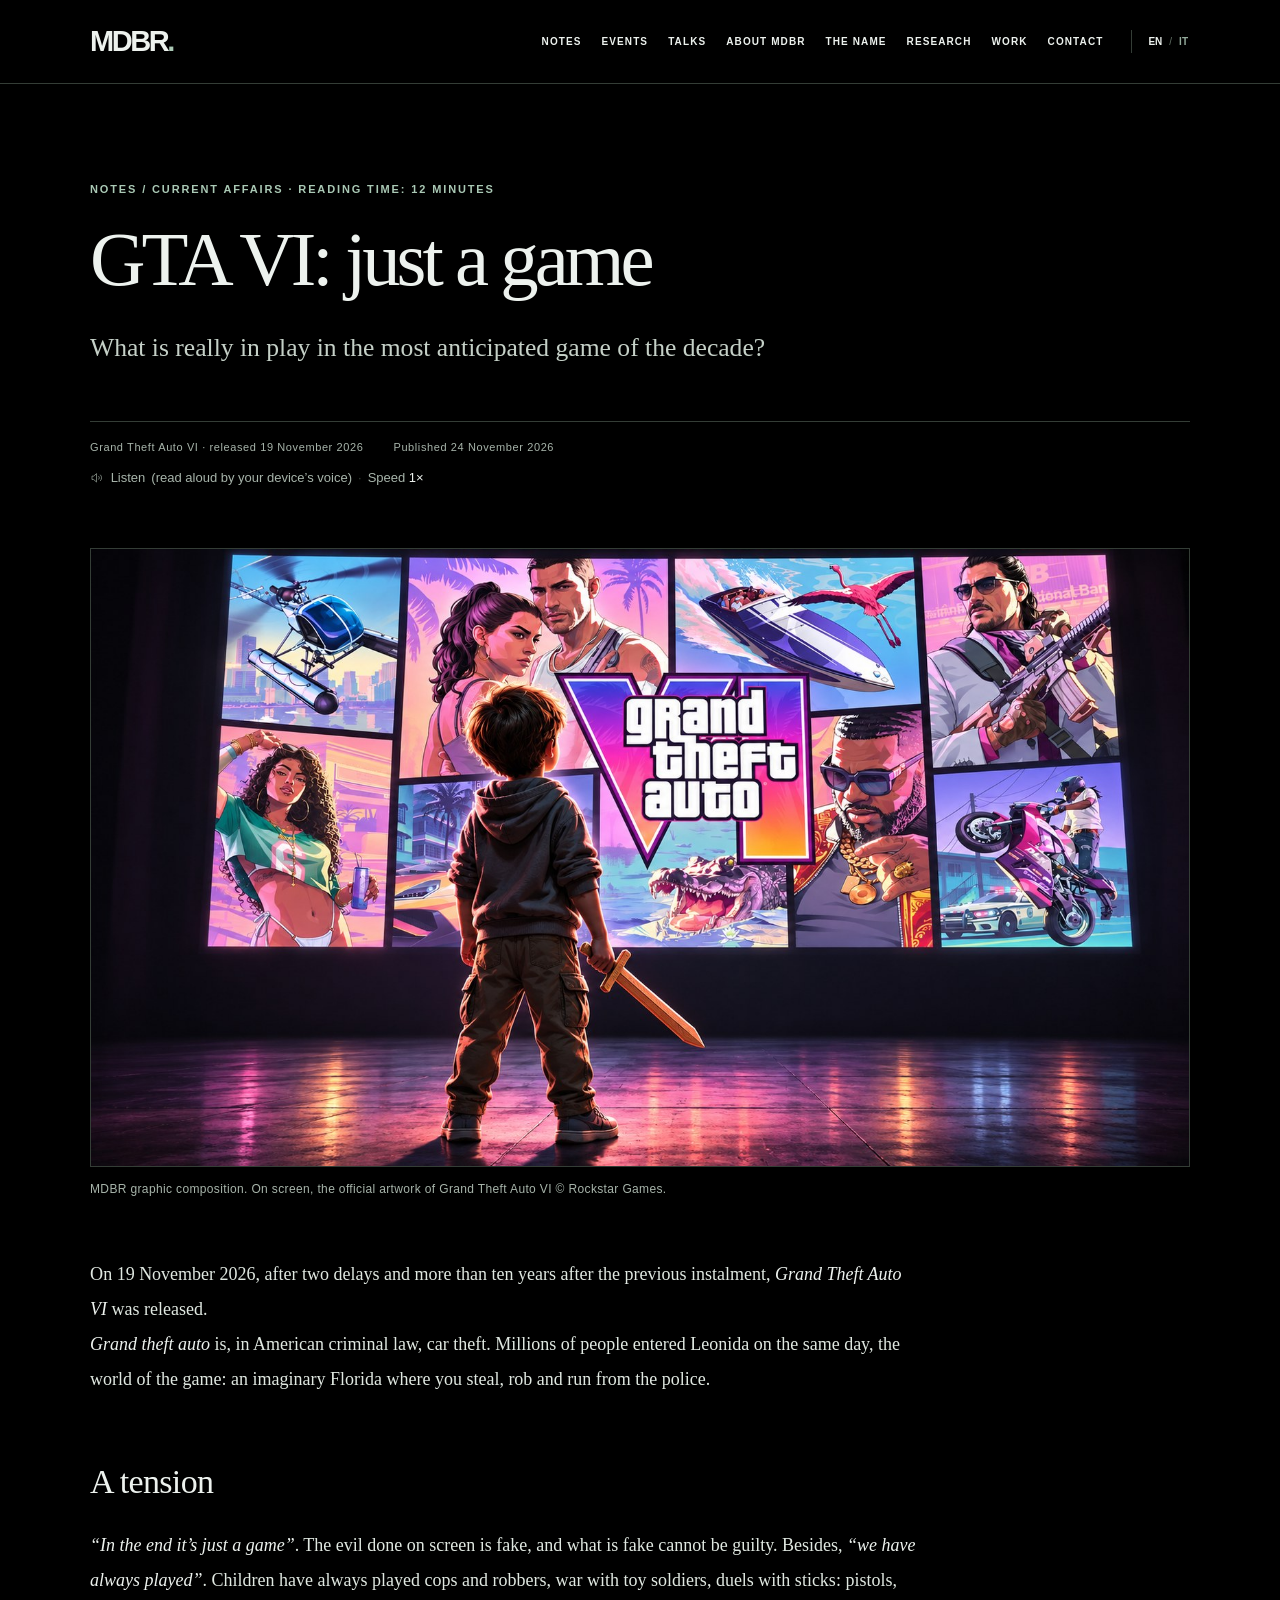
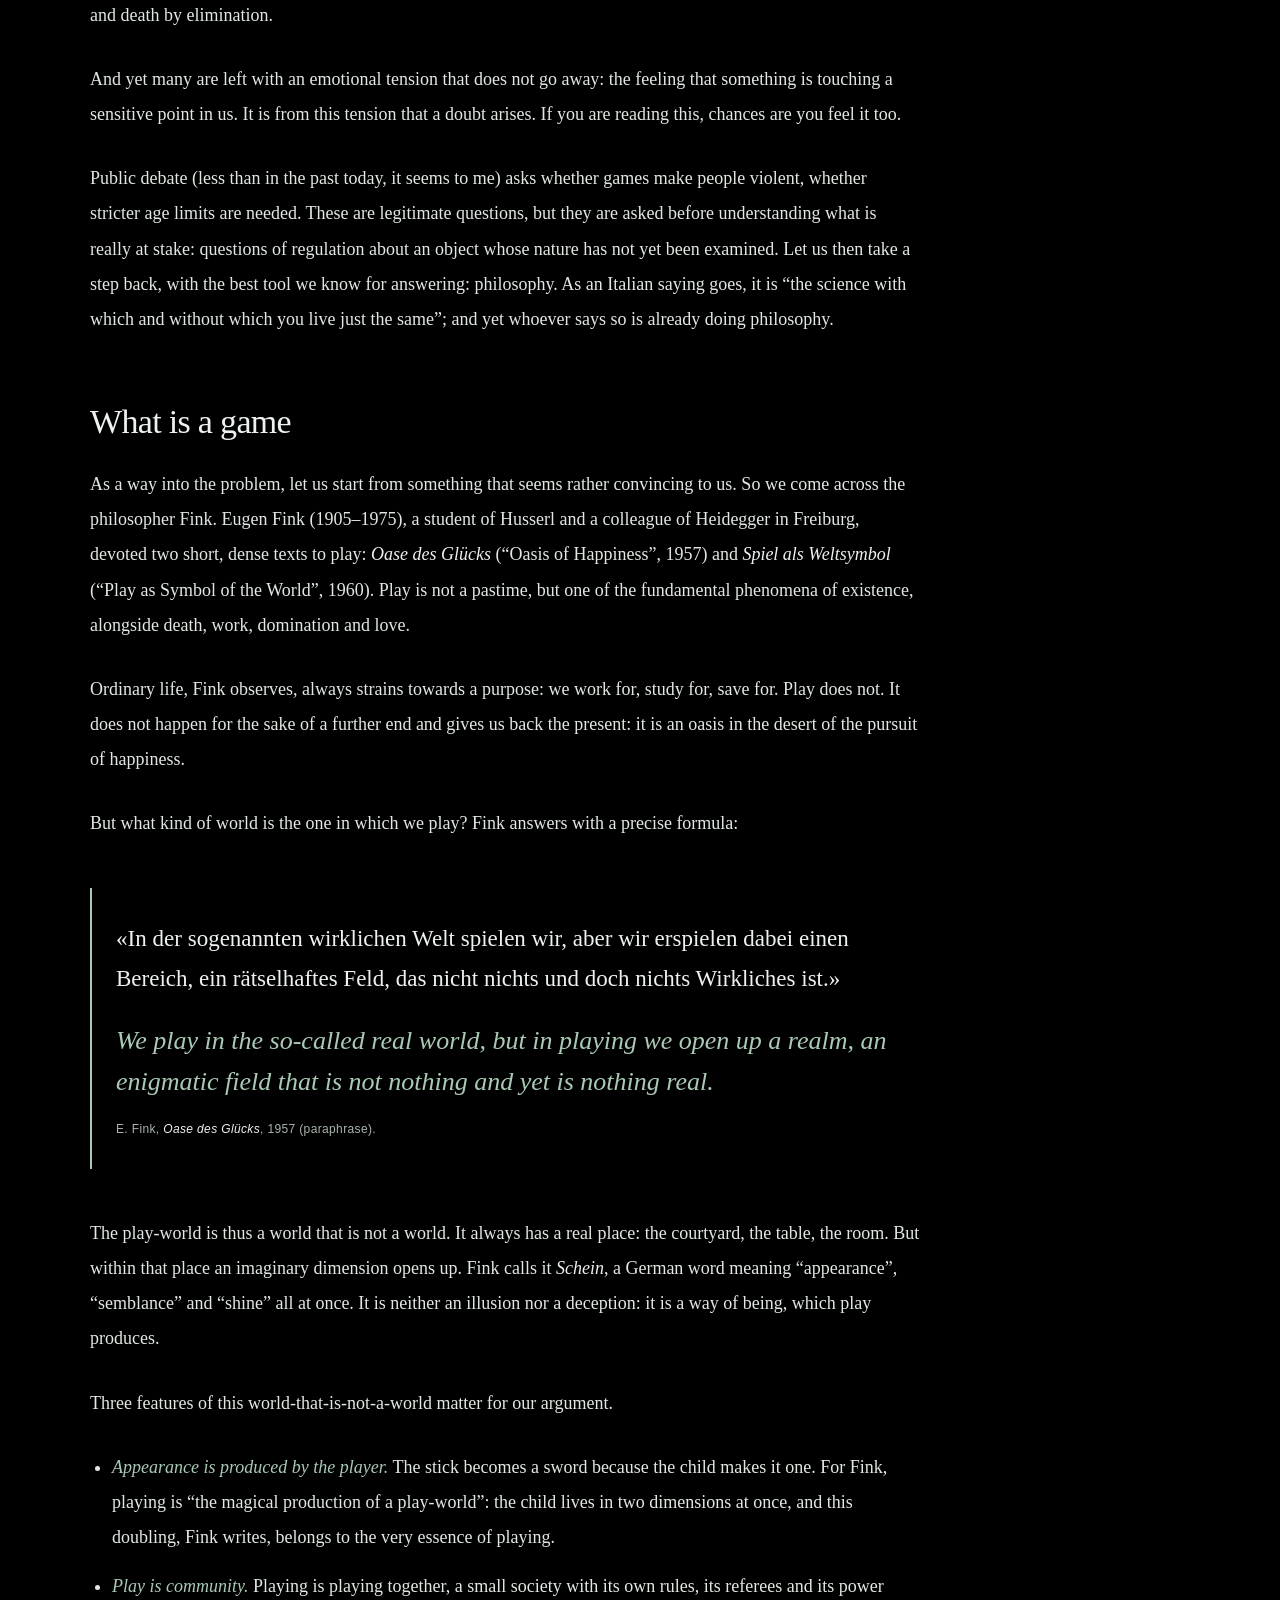
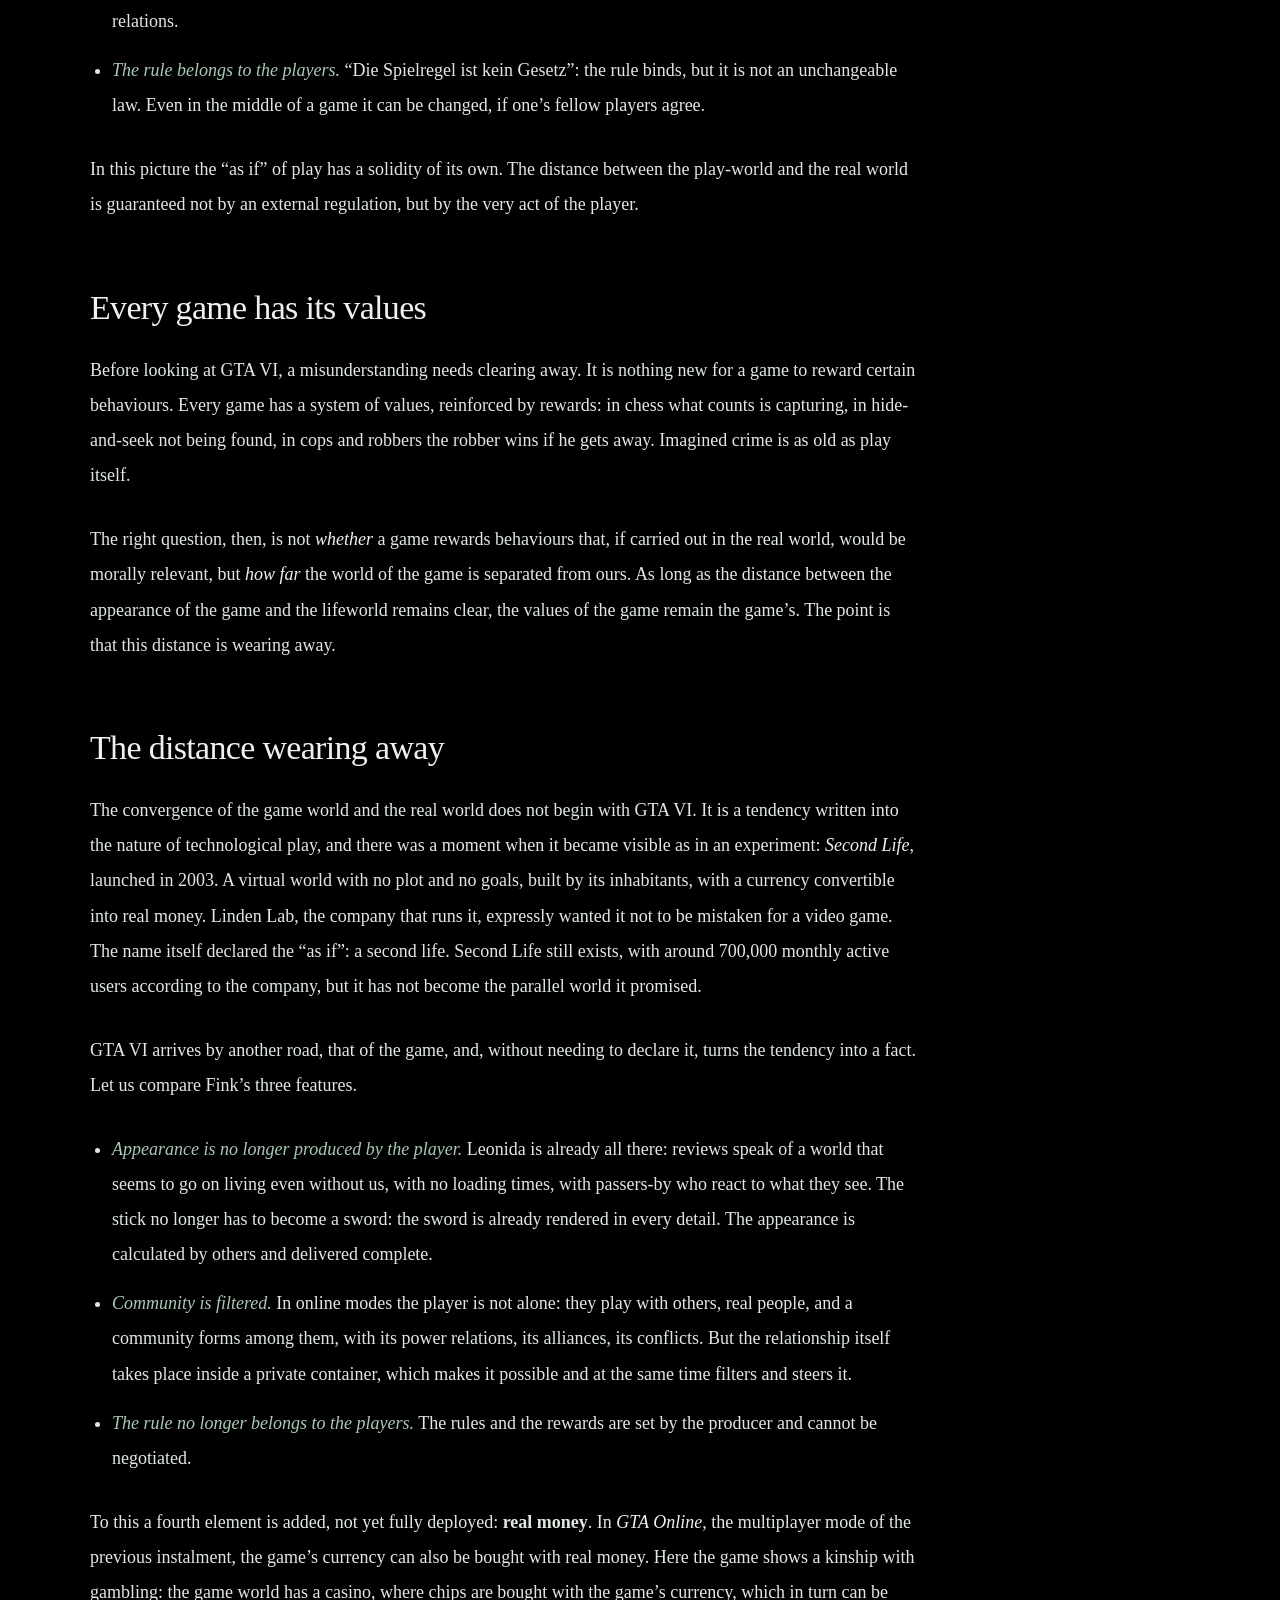
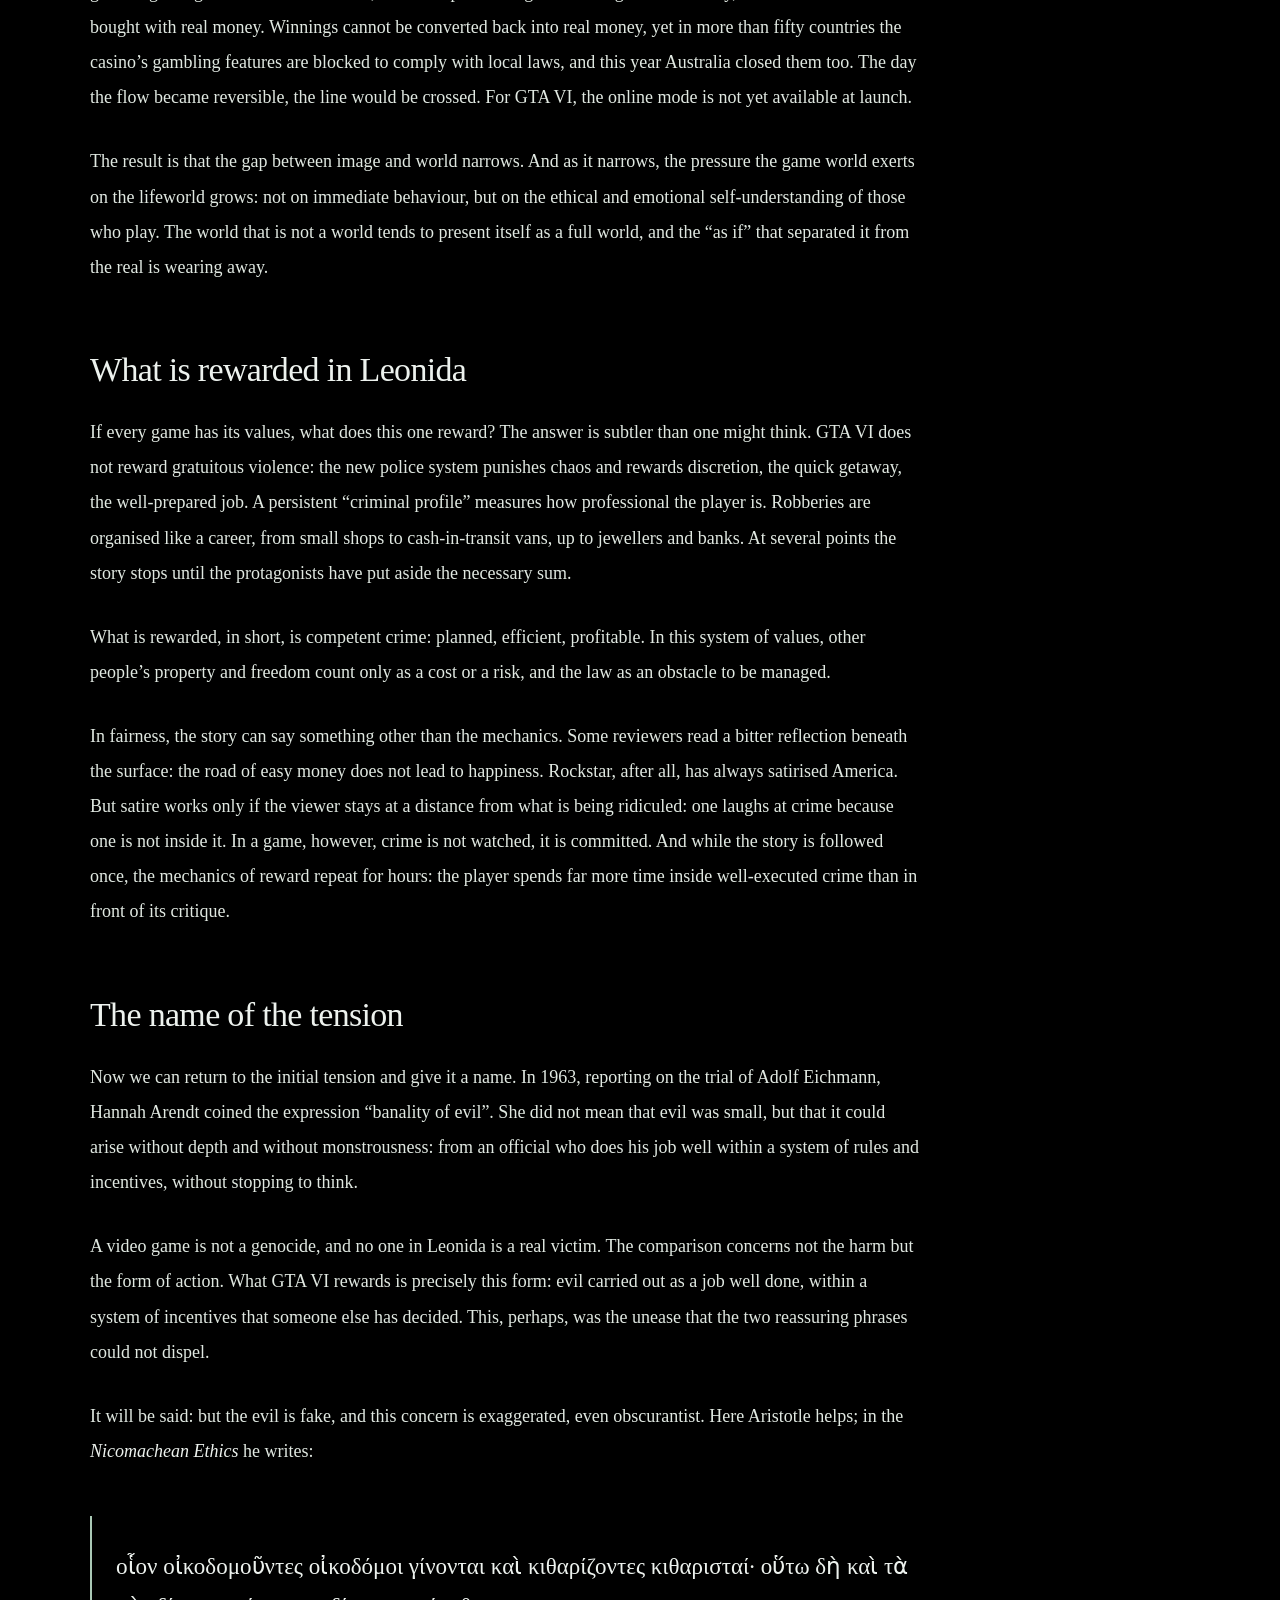
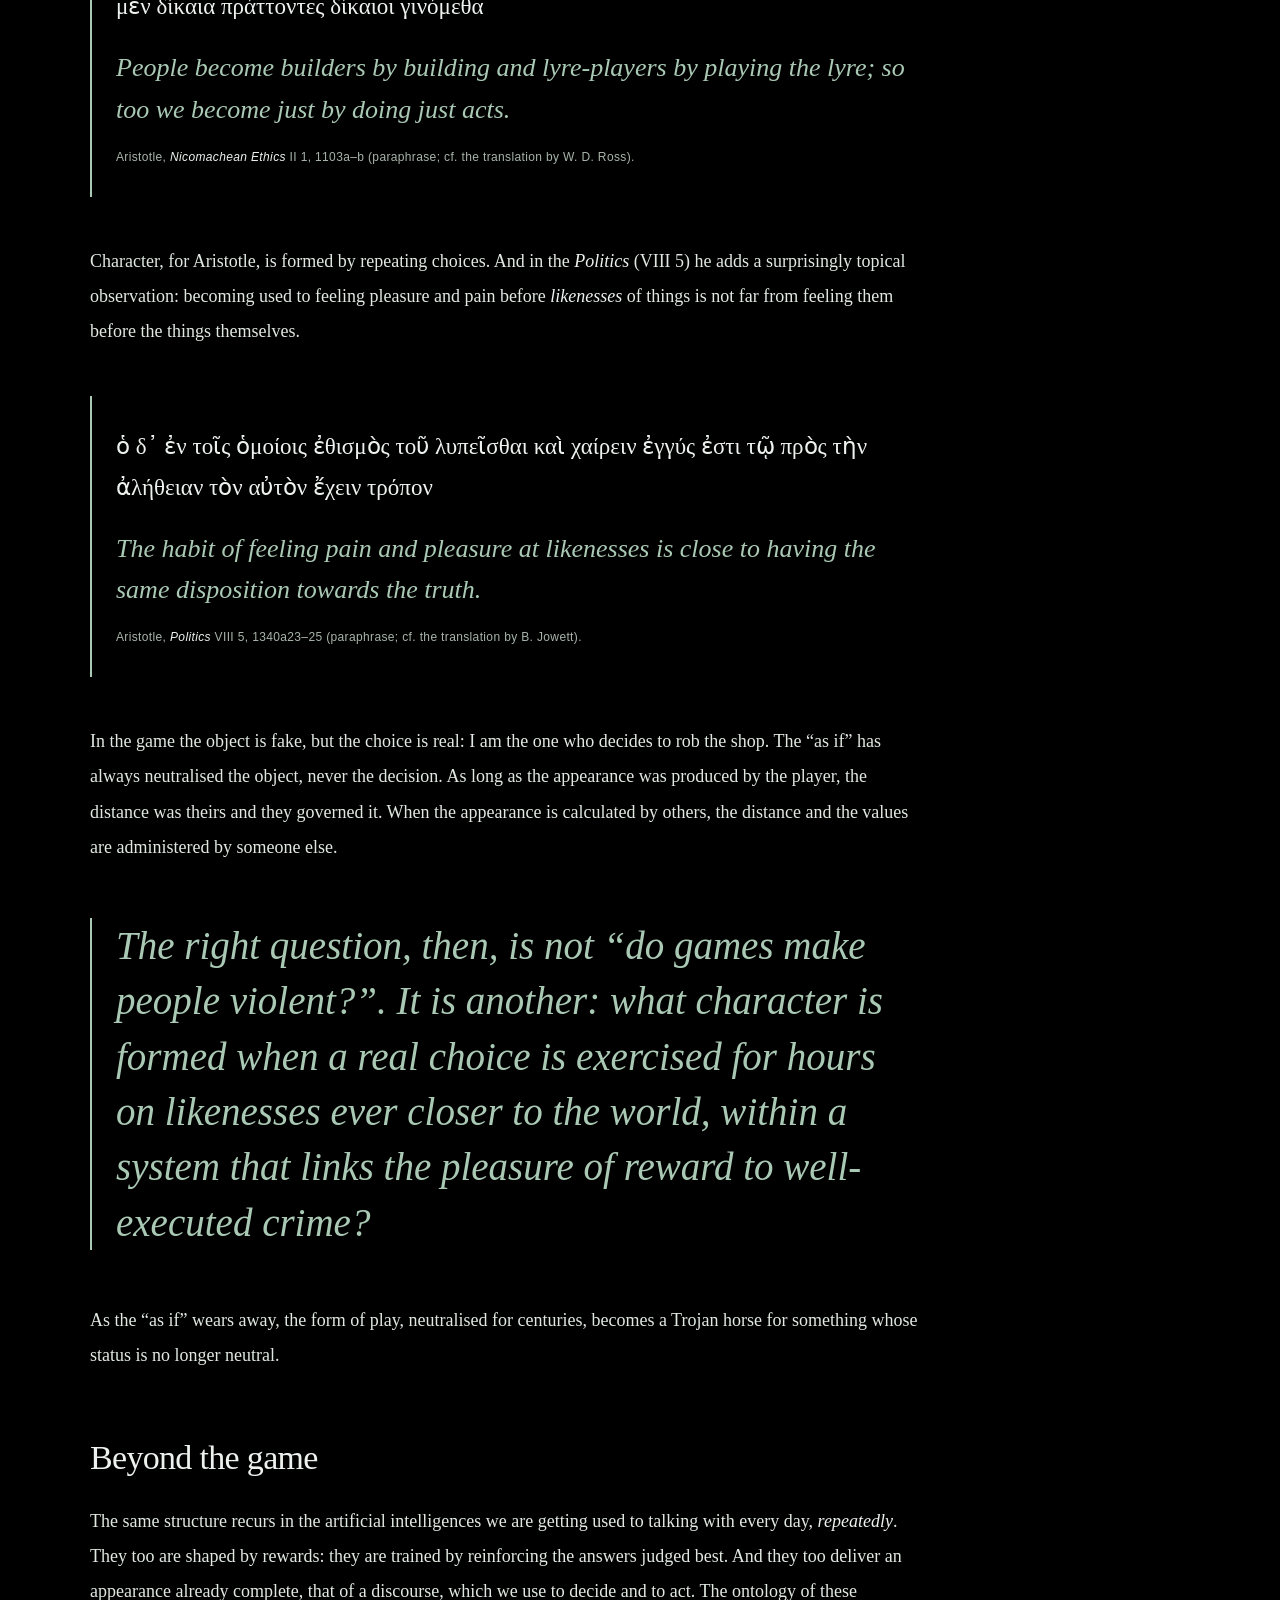
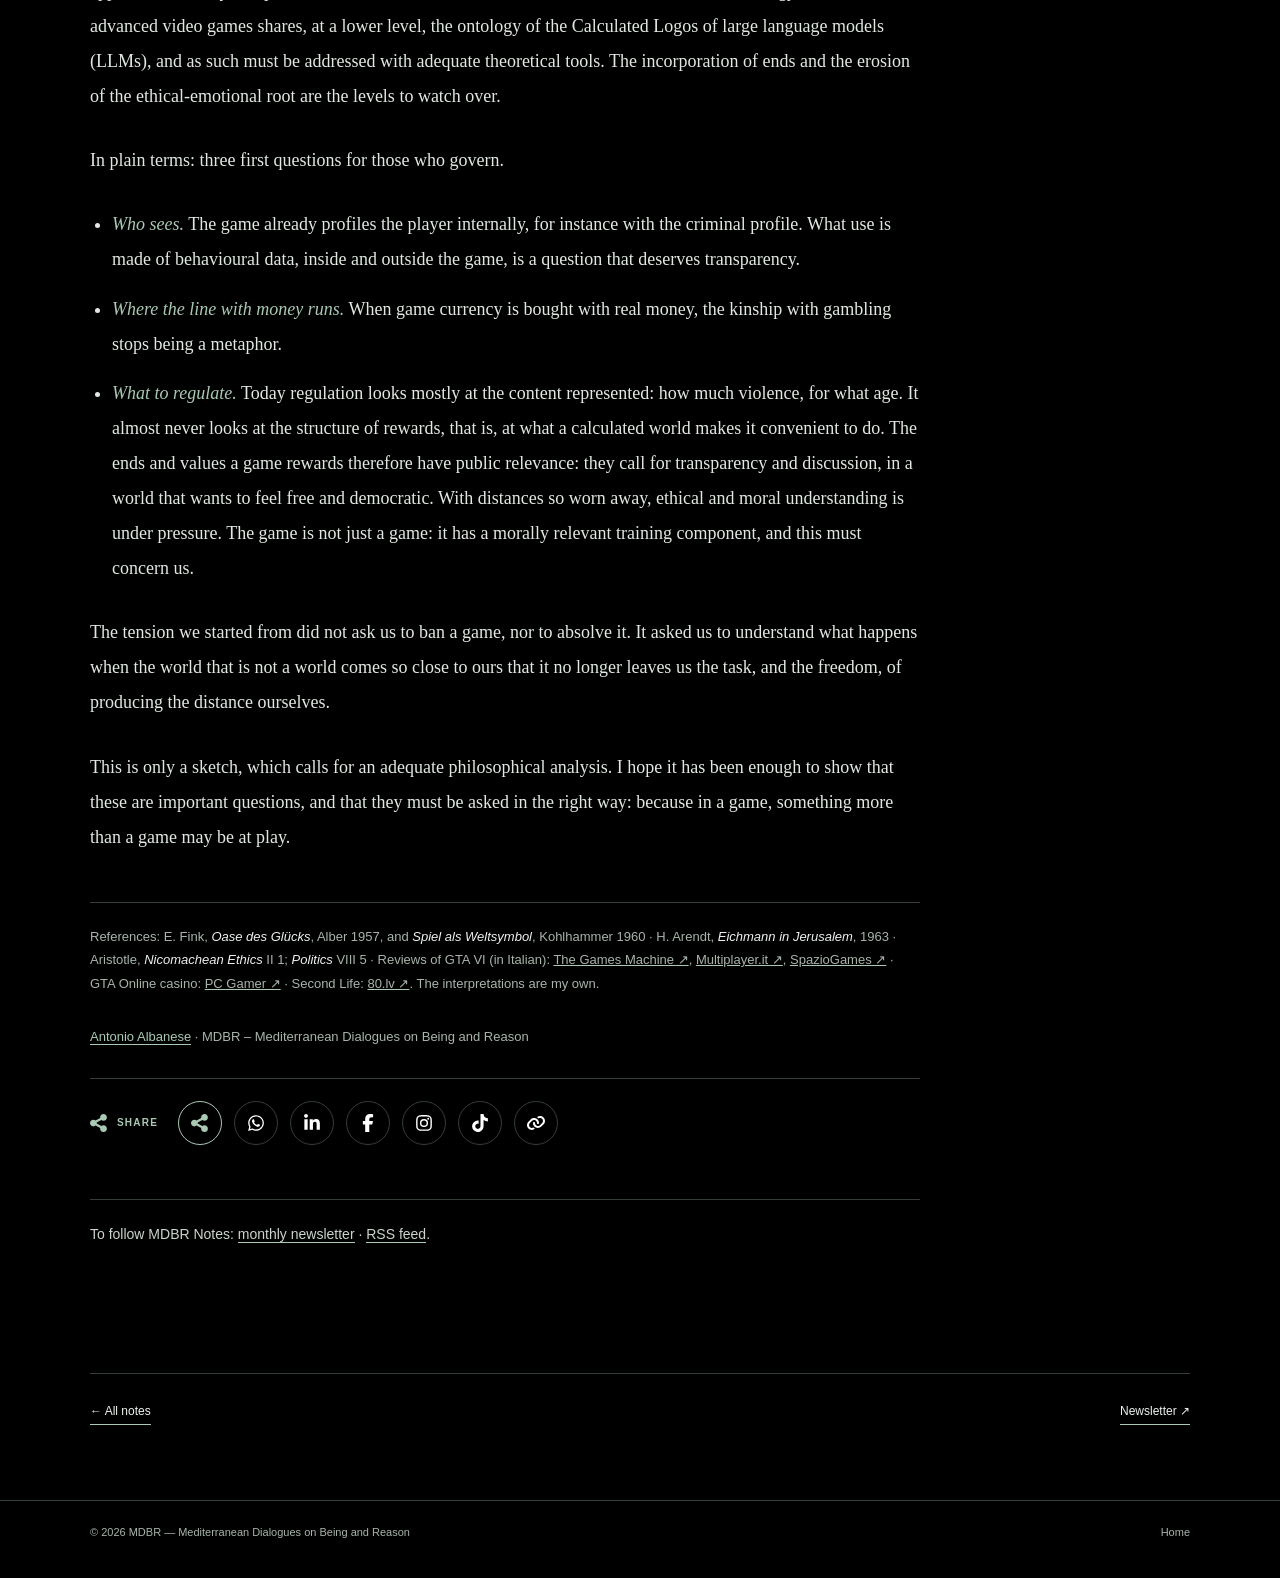
<file: notes/solo-un-gioco/en/index.html>
<!doctype html><html lang="en" data-page-lang="en"><head><meta charset="utf-8"><meta name="viewport" content="width=device-width,initial-scale=1"><meta name="theme-color" content="#000000"><meta name="author" content="Antonio Albanese"><meta name="description" content="What is really in play in the most anticipated game of the decade? GTA VI read with Eugen Fink, Aristotle and Hannah Arendt."><meta property="og:type" content="article"><meta property="og:title" content="GTA VI: just a game — Note on MDBR by Antonio Albanese"><meta property="og:site_name" content="MDBR"><meta property="og:locale" content="en_GB"><meta property="og:description" content="What is really in play in the most anticipated game of the decade? GTA VI read with Eugen Fink, Aristotle and Hannah Arendt."><meta property="og:url" content="https://mdbr-inst.org/notes/solo-un-gioco/en/"><meta name="twitter:card" content="summary_large_image"><meta property="og:image" content="https://mdbr-inst.org/assets/og/solo-un-gioco-en.jpg?v=3"><meta property="og:image:width" content="1200"><meta property="og:image:height" content="630"><meta property="og:image:alt" content="GTA VI: just a game — Note on MDBR by Antonio Albanese"><meta property="article:published_time" content="2026-11-24"><link rel="canonical" href="https://mdbr-inst.org/notes/solo-un-gioco/en/"><link rel="alternate" hreflang="it" href="https://mdbr-inst.org/notes/solo-un-gioco/"><link rel="alternate" hreflang="en" href="https://mdbr-inst.org/notes/solo-un-gioco/en/"><link rel="alternate" hreflang="x-default" href="https://mdbr-inst.org/notes/solo-un-gioco/"><link rel="alternate" type="application/rss+xml" title="MDBR Notes RSS" href="/feed.xml"><link rel="icon" type="image/svg+xml" href="/favicon.svg"><link rel="stylesheet" href="/assets/notes.css?v=20261124g"><title>GTA VI: just a game — Note on MDBR by Antonio Albanese</title></head><body><header class="masthead"><div class="wrap masthead-inner">
  <a href="/" class="brand" aria-label="MDBR homepage">MDBR<span>.</span></a>
  <nav class="site-nav" id="site-nav" aria-label="Main navigation">
    <a href="/notes/" data-en="Notes" data-it="Note">Notes</a>
    <a href="/#events" data-en="Events" data-it="Eventi">Events</a>
    <a href="/talks/" data-en="Talks" data-it="Interventi">Talks</a>
    <a href="/#purpose" data-en="About MDBR" data-it="Cos’è MDBR">About MDBR</a>
    <a href="/#name" data-en="The name" data-it="Il nome">The name</a>
    <a href="/#research" data-en="Research" data-it="Ricerca">Research</a>
    <a href="/#work" data-en="Work" data-it="Lavori">Work</a>
    <a href="/#contact" data-en="Contact" data-it="Contatti">Contact</a>
  </nav>
  <div class="nav-tools"><div class="language" aria-label="Language selection">
    <button type="button" id="lang-en" aria-pressed="true" aria-label="English language">EN</button><span class="slash">/</span><button type="button" id="lang-it" aria-pressed="false" aria-label="Lingua italiana">IT</button>
  </div><button id="menu-toggle" class="menu-toggle" type="button" aria-controls="site-nav" aria-expanded="false" data-en="Menu" data-it="Menu">Menu</button></div>
</div></header>
<main><div class="wrap">
<div class="note-header"><span class="eyebrow" data-en="Notes / Current affairs · Reading time: 12 minutes" data-it="Note / Attualità · Tempo di lettura: 11 minuti">Notes / Current affairs · Reading time: 12 minutes</span><h1 data-en="GTA VI: just a game" data-it="GTA VI: solo un gioco">GTA VI: just a game</h1>
<p class="note-intro" data-en="What is really in play in the most anticipated game of the decade?" data-it="Cosa è in gioco nel gioco più atteso del decennio?">What is really in play in the most anticipated game of the decade?</p></div>
<div class="article-meta"><span data-en="Grand Theft Auto VI · released 19 November 2026" data-it="Grand Theft Auto VI · uscito il 19 novembre 2026">Grand Theft Auto VI · released 19 November 2026</span><span data-en="Published 24 November 2026" data-it="Pubblicata il 24 novembre 2026">Published 24 November 2026</span></div>
<div class="listen" aria-label="Listen"><button type="button" class="listen-btn" aria-pressed="false"><svg aria-hidden="true" viewBox="0 0 24 24" fill="none" stroke="currentColor" stroke-width="1.4" stroke-linecap="round" stroke-linejoin="round"><path d="M11 5 6.5 9H3.5v6h3L11 19z"/><path d="M15.5 9.5a3.5 3.5 0 0 1 0 5"/><path d="M18.5 7a7 7 0 0 1 0 10"/></svg><span class="listen-label">Ascolta</span></button><span class="listen-note" data-en="(read aloud by your device’s voice)" data-it="(letto dalla tua sintesi vocale)">(letto dalla tua sintesi vocale)</span><span class="listen-sep" hidden>·</span><button type="button" class="listen-stop" hidden data-en="Stop" data-it="Stop">Stop</button><span class="listen-sep listen-sep-rate">·</span><button type="button" class="listen-rate" aria-label="Velocità di lettura"><span class="listen-rate-label" data-en="Speed" data-it="Velocità">Velocità</span> <span class="listen-rate-val">1×</span></button><span class="listen-status" aria-live="polite"></span></div>
<figure class="note-figure"><img src="/assets/notes/solo-un-gioco.jpg?v=3" alt="A child seen from behind holding a wooden sword in front of a giant screen showing the official artwork of Grand Theft Auto VI"><figcaption data-en="MDBR graphic composition. On screen, the official artwork of Grand Theft Auto VI © Rockstar Games." data-it="Elaborazione grafica MDBR. Sullo schermo, l’immagine ufficiale di Grand Theft Auto VI © Rockstar Games.">MDBR graphic composition. On screen, the official artwork of Grand Theft Auto VI © Rockstar Games.</figcaption></figure>
<article class="article">
<div class="only-it" lang="it">
<p>Il 19 novembre 2026, dopo due rinvii e oltre dieci anni dal capitolo precedente, è uscito <em>Grand Theft Auto VI</em>.<br><em>Grand theft auto</em> è, nel diritto penale americano, il furto d’auto. Milioni di persone sono entrate nello stesso giorno in Leonida, il mondo del gioco: una Florida immaginaria in cui si ruba, si rapina, si fugge dalla polizia.</p>
<h2>Una tensione</h2>
<p><em>«Alla fine è solo un gioco»</em>. Il male che si compie sullo schermo è finto, e ciò che è finto non può essere colpevole. Inoltre <em>«si è sempre giocato»</em>. I bambini hanno sempre fatto guardie e ladri, la guerra con i soldatini, i duelli con i bastoni: pistole e morte per eliminazione.</p>
<p>Eppure a molti resta una tensione emotiva che non si scioglie: la sensazione che qualcosa stia toccando un punto delicato di noi. È da questa tensione che nasce un dubbio. Se stai leggendo questo articolo è proprio così.</p>
<p>Il dibattito pubblico (oggi, mi pare, meno che in passato) si chiede se il gioco renda violenti, se servano limiti d’età più severi. Sono domande legittime, ma vengono poste prima di aver capito che cosa c’è davvero in gioco: domande di regolazione su un oggetto di cui non si è ancora interrogata la natura. Proviamo allora a fare un passo indietro, con lo strumento migliore che conosciamo per rispondere: la filosofia. Quella «scienza con la quale e senza la quale si vive tale e quale», come dice il detto; eppure chi lo pronuncia sta già facendo filosofia.</p>
<h2>Che cos’è un gioco</h2>
<p>Come accesso al problema iniziamo da qualcosa che ci appare piuttosto convincente. Così troviamo sulla nostra strada il filosofo Fink. Eugen Fink (1905-1975), allievo di Husserl e collega di Heidegger a Friburgo, ha dedicato al gioco due testi brevi e densi: <em>Oase des Glücks</em> («Oasi della felicità», 1957) e <em>Spiel als Weltsymbol</em> («Il gioco come simbolo del mondo», 1960). Il gioco non è un passatempo, ma uno dei fenomeni fondamentali dell’esistenza, accanto alla morte, al lavoro, al dominio e all’amore.</p>
<p>La vita ordinaria, osserva Fink, è sempre protesa verso uno scopo: lavoriamo per, studiamo per, risparmiamo per. Il gioco no. Non accade in vista di un fine ulteriore e ci restituisce il presente: è un’oasi nel deserto della ricerca della felicità.</p>
<p>Ma che mondo è quello in cui si gioca? Fink risponde con una formula precisa:</p>
<blockquote class="article-quote"><p class="greek" lang="de">«In der sogenannten wirklichen Welt spielen wir, aber wir erspielen dabei einen Bereich, ein rätselhaftes Feld, das nicht nichts und doch nichts Wirkliches ist.»</p><p class="paraphrase">Giochiamo nel cosiddetto mondo reale, ma giocando apriamo un campo enigmatico, che non è nulla eppure non è nulla di reale.</p><cite>E. Fink, <em>Oase des Glücks</em>, 1957 (parafrasi).</cite></blockquote>
<p>Il mondo di gioco è dunque un mondo che non è mondo. Ha sempre un luogo reale: il cortile, il tavolo, la stanza. Ma dentro quel luogo si apre una dimensione immaginaria. Fink la chiama <em>Schein</em>, parola tedesca che significa insieme «apparenza», «parvenza» e «splendore». Non è un’illusione né un inganno: è un modo di essere, che il gioco produce.</p>
<p>Tre tratti di questo mondo-non-mondo contano per il nostro discorso.</p>
<ul class="article-list"><li><strong>L’apparenza la produce chi gioca.</strong> Il bastone diventa spada perché è il bambino a farlo diventare tale. Per Fink giocare è «produzione magica di un mondo di gioco»: il bambino vive in due dimensioni insieme, e questo raddoppiamento, scrive Fink, appartiene all’essenza stessa del giocare.</li><li><strong>Il gioco è comunità.</strong> Giocare è giocare insieme, una piccola società con le sue regole, i suoi arbitri e i suoi rapporti di forza.</li><li><strong>La regola appartiene a chi gioca.</strong> «Die Spielregel ist kein Gesetz»: la regola vincola, ma non è una legge immutabile. Anche a partita iniziata la si può cambiare, se i compagni sono d’accordo.</li></ul>
<p>In questo quadro il «come se» del gioco ha una sua solidità. La distanza tra il mondo di gioco e il mondo reale non è garantita da un regolamento esterno, ma dall’atto stesso di chi gioca.</p>
<h2>Ogni gioco ha i suoi valori</h2>
<p>Prima di guardare GTA VI conviene sgombrare il campo da un equivoco. Non è una novità che un gioco premi certi comportamenti. Ogni gioco ha un sistema di valori, rinforzato da premi: negli scacchi conta catturare, a nascondino conta non farsi trovare, a guardie e ladri il ladro vince se scappa. Anche il crimine immaginato è vecchio quanto il gioco.</p>
<p>La domanda giusta non è dunque <em>se</em> un gioco premi comportamenti che, se compiuti nel mondo reale, avrebbero una rilevanza morale, ma <em>quanto</em> il mondo di gioco sia separato dal nostro. Finché la distanza tra l’apparenza del gioco e il mondo della vita resta netta, i valori del gioco restano del gioco. Il punto è che questa distanza si sta consumando.</p>
<h2>La distanza che si consuma</h2>
<p>L’avvicinamento tra mondo di gioco e mondo reale non comincia con GTA VI. È una tendenza scritta nella natura del gioco tecnologico, e c’è stato un momento in cui è diventata visibile come in un esperimento: <em>Second Life</em>, lanciato nel 2003. Un mondo virtuale senza trama e senza obiettivi, costruito dai suoi abitanti, con una moneta convertibile in denaro vero. Linden Lab, la società che lo gestisce, voleva espressamente che non fosse scambiato per un videogioco. Il nome stesso dichiarava il «come se»: una vita seconda. Second Life esiste ancora, con circa 700.000 utenti attivi al mese secondo l’azienda, ma non è diventato il mondo parallelo che prometteva.</p>
<p>GTA VI arriva per un’altra strada, quella del gioco, e, senza bisogno di dichiararlo, fa della tendenza un dato di fatto. Confrontiamo i tre tratti di Fink.</p>
<ul class="article-list"><li><strong>L’apparenza non la produce più chi gioca.</strong> Leonida è già tutta lì: le recensioni parlano di un mondo che sembra continuare a vivere anche senza di noi, senza tempi di caricamento, con passanti che reagiscono a ciò che vedono. Il bastone non deve più diventare spada: la spada è già resa in ogni dettaglio. L’apparenza è calcolata da altri e consegnata completa.</li><li><strong>La comunità è filtrata.</strong> Nelle modalità online il giocatore non è solo: gioca con altri, persone vere, e tra loro nasce una comunità con i suoi rapporti di forza, le sue alleanze, i suoi conflitti. Ma la relazione stessa si svolge dentro un contenitore privato, che la rende possibile e insieme la filtra e la orienta.</li><li><strong>La regola non appartiene più a chi gioca.</strong> Le regole e i premi sono fissati dal produttore e non si negoziano.</li></ul>
<p>A questo si aggiunge un quarto elemento, ancora non del tutto dispiegato: <strong>il denaro vero</strong>. In <em>GTA Online</em>, la modalità multigiocatore del capitolo precedente, la valuta del gioco si compra anche con denaro reale. Qui il gioco mostra una parentela con il gioco d’azzardo: nel mondo di gioco esiste un casinò, dove le fiches si comprano con la valuta del gioco, che a sua volta si può comprare con denaro vero. Le vincite non si possono riconvertire in denaro reale, eppure in oltre cinquanta paesi le funzioni d’azzardo del casinò sono bloccate per rispettare le leggi locali, e quest’anno anche l’Australia le ha chiuse. Il giorno in cui il flusso diventasse reversibile, il confine sarebbe superato. Per GTA VI la modalità online non è ancora disponibile al lancio.</p>
<p>Il risultato è che lo scarto tra immagine e mondo si riduce. E quando si riduce, la pressione che il mondo di gioco esercita sul mondo della vita cresce: non sul comportamento immediato, ma sull’autocomprensione etica ed emotiva di chi gioca. Il mondo che non è mondo tende a presentarsi come un mondo pieno, e il «come se» che lo separava dal reale si consuma.</p>
<h2>Che cosa si premia a Leonida</h2>
<p>Se ogni gioco ha i suoi valori, che cosa premia questo? La risposta è più sottile di quanto si pensi. GTA VI non premia la violenza gratuita: il nuovo sistema di polizia punisce il caos e premia la discrezione, la fuga rapida, il colpo preparato bene. Un «profilo criminale» persistente misura quanto il giocatore sia professionale. Le rapine sono organizzate come una carriera, dai piccoli negozi ai furgoni portavalori, fino a gioiellerie e banche. In più punti la storia si ferma finché i protagonisti non hanno messo da parte la cifra necessaria.</p>
<p>Ciò che viene premiato, insomma, è il crimine competente: pianificato, efficiente, redditizio. In questo sistema di valori la proprietà e la libertà degli altri contano solo come un costo o un rischio, e la legge come un ostacolo da gestire.</p>
<p>Per equità va detto che il racconto può dire altro dalla meccanica. Qualche recensore legge sotto la superficie una riflessione amara: la strada dei soldi facili non porta alla felicità. Rockstar, del resto, ha sempre fatto satira dell’America. Ma la satira funziona solo se chi guarda resta a distanza da ciò che viene messo in ridicolo: ride del crimine perché non ci sta dentro. In un gioco, invece, il crimine non si guarda, si compie. E mentre il racconto si segue una volta, la meccanica dei premi si ripete per ore: chi gioca passa molto più tempo dentro il crimine ben fatto che davanti alla sua critica.</p>
<h2>Il nome della tensione</h2>
<p>Ora possiamo tornare alla tensione iniziale e darle un nome. Nel 1963, raccontando il processo ad Adolf Eichmann, Hannah Arendt coniò l’espressione «banalità del male». Non intendeva che il male fosse piccolo, ma che potesse nascere senza profondità e senza mostruosità: da un funzionario che esegue bene il proprio lavoro dentro un sistema di regole e incentivi, senza fermarsi a pensare.</p>
<p>Un videogioco non è un genocidio, e nessuno in Leonida è una vittima reale. L’accostamento non riguarda il danno, ma la forma dell’agire. Ciò che GTA VI ricompensa è proprio questa forma: il male eseguito come lavoro ben fatto, dentro un sistema di incentivi che qualcun altro ha deciso. Era questo, forse, il disagio che le due frasi rassicuranti non riuscivano a sciogliere.</p>
<p>Si dirà: però il male è finto, e questa preoccupazione è esagerata, perfino oscurantista. Qui aiuta Aristotele, che nell’<em>Etica Nicomachea</em> scrive:</p>
<blockquote class="article-quote"><p class="greek" lang="grc">οἷον οἰκοδομοῦντες οἰκοδόμοι γίνονται καὶ κιθαρίζοντες κιθαρισταί· οὕτω δὴ καὶ τὰ μὲν δίκαια πράττοντες δίκαιοι γινόμεθα</p><p class="paraphrase">Costruendo si diventa costruttori e suonando la cetra citaristi; così anche compiendo azioni giuste diventiamo giusti.</p><cite>Aristotele, <em>Etica Nicomachea</em> II 1, 1103a–b (parafrasi; cfr. trad. it. di C. Natali, Laterza).</cite></blockquote>
<p>Il carattere, per Aristotele, si forma ripetendo scelte. E nella <em>Politica</em> (VIII 5) aggiunge un’osservazione sorprendentemente attuale: abituarsi a provare piacere e dolore davanti alle <em>somiglianze</em> delle cose non è lontano dal provarli davanti alle cose stesse.</p>
<blockquote class="article-quote"><p class="greek" lang="grc">ὁ δ᾽ ἐν τοῖς ὁμοίοις ἐθισμὸς τοῦ λυπεῖσθαι καὶ χαίρειν ἐγγύς ἐστι τῷ πρὸς τὴν ἀλήθειαν τὸν αὐτὸν ἔχειν τρόπον</p><p class="paraphrase">L’abitudine a provare dolore e piacere davanti alle somiglianze è vicina all’avere la stessa disposizione davanti alla verità.</p><cite>Aristotele, <em>Politica</em> VIII 5, 1340a23–25 (parafrasi; cfr. trad. it. di R. Laurenti, Laterza).</cite></blockquote>
<p>Nel gioco l’oggetto è finto, ma la scelta è vera: sono io a decidere di rapinare il negozio. Il «come se» ha sempre neutralizzato l’oggetto, mai la decisione. Finché l’apparenza la produceva chi giocava, la distanza era sua e la governava lui. Quando l’apparenza è calcolata da altri, la distanza e i valori li amministra qualcun altro.</p>
<p class="article-question">La domanda giusta, allora, non è «il gioco rende violenti?». È un’altra: che carattere si forma quando una scelta vera si esercita per ore su somiglianze sempre più vicine al mondo, dentro un sistema che associa il piacere della ricompensa al crimine ben fatto?</p>
<p>Con il consumarsi del «come se», la forma ludica, da secoli neutralizzata, è un cavallo di Troia per qualcosa che ha uno statuto non più neutro.</p>
<h2>Oltre il gioco</h2>
<p>La stessa struttura si ripete nelle intelligenze artificiali con le quali ci stiamo abituando a conversare ogni giorno, <em>ripetutamente</em>. Anche loro sono plasmate da premi: vengono addestrate rinforzando le risposte giudicate migliori. E anche loro ci consegnano un’apparenza già compiuta, quella di un discorso, che usiamo per decidere e per agire. L’ontologia di questi videogiochi avanzati condivide, a un livello inferiore, l’ontologia del logos calcolato dei grandi modelli linguistici (LLM), e come tale va affrontata con strumenti teorici adeguati. L’incorporazione dei fini e l’erosione della radice etico-emotiva sono i piani su cui vigilare.</p>
<p>In termini non tecnici: tre prime domande per chi governa.</p>
<ul class="article-list"><li><strong>Chi vede.</strong> Il gioco profila già il giocatore al proprio interno, per esempio con il profilo criminale. Che uso si faccia dei dati di comportamento, dentro e fuori dal gioco, è una domanda che merita trasparenza.</li><li><strong>Dove passa il confine col denaro.</strong> Quando la valuta di gioco si compra con denaro vero, la parentela con l’azzardo smette di essere una metafora.</li><li><strong>Che cosa regolare.</strong> Oggi la regolazione guarda soprattutto al contenuto rappresentato: quanta violenza, per quale età. Quasi mai guarda alla struttura dei premi, cioè a che cosa un mondo calcolato rende conveniente fare. I fini e i valori che un gioco premia hanno dunque una rilevanza pubblica: chiedono trasparenza e discussione, in un mondo che vuole sentirsi libero e democratico. Con distanze così consumate, la comprensione etica e morale è sotto pressione. Il gioco non è solo un gioco: ha una componente di addestramento moralmente rilevante, e questo deve riguardarci.</li></ul>
<p>La tensione da cui siamo partiti non chiedeva di vietare un gioco, né di assolverlo. Chiedeva di capire che cosa accade quando il mondo che non è mondo si avvicina tanto al nostro da non lasciarci più il compito, e la libertà, di produrre da soli la distanza.</p>
<p>È solo un accenno, che richiede un’analisi filosofica adeguata. Spero sia bastato a mostrare che si tratta di domande importanti, e che vanno poste nel modo giusto: perché in un gioco può essere in gioco qualcosa di più di un gioco.</p>
<p class="article-note">Riferimenti: E. Fink, <em>Oase des Glücks</em>, Alber 1957, e <em>Spiel als Weltsymbol</em>, Kohlhammer 1960 · H. Arendt, <em>Eichmann in Jerusalem</em>, 1963 (trad. it. <em>La banalità del male</em>, Feltrinelli) · Aristotele, <em>Etica Nicomachea</em> II 1; <em>Politica</em> VIII 5 · Recensioni di GTA VI: <a href="https://www.thegamesmachine.it/grand-theft-auto-vi/gta-vi-recensione/" target="_blank" rel="noopener noreferrer">The Games Machine ↗</a>, <a href="https://multiplayer.it/recensioni/gta-6-recensione.html" target="_blank" rel="noopener noreferrer">Multiplayer.it ↗</a>, <a href="https://www.spaziogames.it/recensioni/recensione-grand-theft-auto-vi-amore-criminale" target="_blank" rel="noopener noreferrer">SpazioGames ↗</a> · Casinò di GTA Online: <a href="https://www.pcgamer.com/gaming-industry/gta-online-in-game-gambling-is-now-blocked-in-australia/" target="_blank" rel="noopener noreferrer">PC Gamer ↗</a> · Second Life: <a href="https://80.lv/articles/second-life-wants-its-23-year-old-world-to-be-a-modern-game-platform" target="_blank" rel="noopener noreferrer">80.lv ↗</a>. Le interpretazioni sono mie.</p>
</div>
<div class="only-en" lang="en">
<p>On 19 November 2026, after two delays and more than ten years after the previous instalment, <em>Grand Theft Auto VI</em> was released.<br><em>Grand theft auto</em> is, in American criminal law, car theft. Millions of people entered Leonida on the same day, the world of the game: an imaginary Florida where you steal, rob and run from the police.</p>
<h2>A tension</h2>
<p><em>“In the end it’s just a game”</em>. The evil done on screen is fake, and what is fake cannot be guilty. Besides, <em>“we have always played”</em>. Children have always played cops and robbers, war with toy soldiers, duels with sticks: pistols, and death by elimination.</p>
<p>And yet many are left with an emotional tension that does not go away: the feeling that something is touching a sensitive point in us. It is from this tension that a doubt arises. If you are reading this, chances are you feel it too.</p>
<p>Public debate (less than in the past today, it seems to me) asks whether games make people violent, whether stricter age limits are needed. These are legitimate questions, but they are asked before understanding what is really at stake: questions of regulation about an object whose nature has not yet been examined. Let us then take a step back, with the best tool we know for answering: philosophy. As an Italian saying goes, it is “the science with which and without which you live just the same”; and yet whoever says so is already doing philosophy.</p>
<h2>What is a game</h2>
<p>As a way into the problem, let us start from something that seems rather convincing to us. So we come across the philosopher Fink. Eugen Fink (1905–1975), a student of Husserl and a colleague of Heidegger in Freiburg, devoted two short, dense texts to play: <em>Oase des Glücks</em> (“Oasis of Happiness”, 1957) and <em>Spiel als Weltsymbol</em> (“Play as Symbol of the World”, 1960). Play is not a pastime, but one of the fundamental phenomena of existence, alongside death, work, domination and love.</p>
<p>Ordinary life, Fink observes, always strains towards a purpose: we work for, study for, save for. Play does not. It does not happen for the sake of a further end and gives us back the present: it is an oasis in the desert of the pursuit of happiness.</p>
<p>But what kind of world is the one in which we play? Fink answers with a precise formula:</p>
<blockquote class="article-quote"><p class="greek" lang="de">«In der sogenannten wirklichen Welt spielen wir, aber wir erspielen dabei einen Bereich, ein rätselhaftes Feld, das nicht nichts und doch nichts Wirkliches ist.»</p><p class="paraphrase">We play in the so-called real world, but in playing we open up a realm, an enigmatic field that is not nothing and yet is nothing real.</p><cite>E. Fink, <em>Oase des Glücks</em>, 1957 (paraphrase).</cite></blockquote>
<p>The play-world is thus a world that is not a world. It always has a real place: the courtyard, the table, the room. But within that place an imaginary dimension opens up. Fink calls it <em>Schein</em>, a German word meaning “appearance”, “semblance” and “shine” all at once. It is neither an illusion nor a deception: it is a way of being, which play produces.</p>
<p>Three features of this world-that-is-not-a-world matter for our argument.</p>
<ul class="article-list"><li><strong>Appearance is produced by the player.</strong> The stick becomes a sword because the child makes it one. For Fink, playing is “the magical production of a play-world”: the child lives in two dimensions at once, and this doubling, Fink writes, belongs to the very essence of playing.</li><li><strong>Play is community.</strong> Playing is playing together, a small society with its own rules, its referees and its power relations.</li><li><strong>The rule belongs to the players.</strong> “Die Spielregel ist kein Gesetz”: the rule binds, but it is not an unchangeable law. Even in the middle of a game it can be changed, if one’s fellow players agree.</li></ul>
<p>In this picture the “as if” of play has a solidity of its own. The distance between the play-world and the real world is guaranteed not by an external regulation, but by the very act of the player.</p>
<h2>Every game has its values</h2>
<p>Before looking at GTA VI, a misunderstanding needs clearing away. It is nothing new for a game to reward certain behaviours. Every game has a system of values, reinforced by rewards: in chess what counts is capturing, in hide-and-seek not being found, in cops and robbers the robber wins if he gets away. Imagined crime is as old as play itself.</p>
<p>The right question, then, is not <em>whether</em> a game rewards behaviours that, if carried out in the real world, would be morally relevant, but <em>how far</em> the world of the game is separated from ours. As long as the distance between the appearance of the game and the lifeworld remains clear, the values of the game remain the game’s. The point is that this distance is wearing away.</p>
<h2>The distance wearing away</h2>
<p>The convergence of the game world and the real world does not begin with GTA VI. It is a tendency written into the nature of technological play, and there was a moment when it became visible as in an experiment: <em>Second Life</em>, launched in 2003. A virtual world with no plot and no goals, built by its inhabitants, with a currency convertible into real money. Linden Lab, the company that runs it, expressly wanted it not to be mistaken for a video game. The name itself declared the “as if”: a second life. Second Life still exists, with around 700,000 monthly active users according to the company, but it has not become the parallel world it promised.</p>
<p>GTA VI arrives by another road, that of the game, and, without needing to declare it, turns the tendency into a fact. Let us compare Fink’s three features.</p>
<ul class="article-list"><li><strong>Appearance is no longer produced by the player.</strong> Leonida is already all there: reviews speak of a world that seems to go on living even without us, with no loading times, with passers-by who react to what they see. The stick no longer has to become a sword: the sword is already rendered in every detail. The appearance is calculated by others and delivered complete.</li><li><strong>Community is filtered.</strong> In online modes the player is not alone: they play with others, real people, and a community forms among them, with its power relations, its alliances, its conflicts. But the relationship itself takes place inside a private container, which makes it possible and at the same time filters and steers it.</li><li><strong>The rule no longer belongs to the players.</strong> The rules and the rewards are set by the producer and cannot be negotiated.</li></ul>
<p>To this a fourth element is added, not yet fully deployed: <strong>real money</strong>. In <em>GTA Online</em>, the multiplayer mode of the previous instalment, the game’s currency can also be bought with real money. Here the game shows a kinship with gambling: the game world has a casino, where chips are bought with the game’s currency, which in turn can be bought with real money. Winnings cannot be converted back into real money, yet in more than fifty countries the casino’s gambling features are blocked to comply with local laws, and this year Australia closed them too. The day the flow became reversible, the line would be crossed. For GTA VI, the online mode is not yet available at launch.</p>
<p>The result is that the gap between image and world narrows. And as it narrows, the pressure the game world exerts on the lifeworld grows: not on immediate behaviour, but on the ethical and emotional self-understanding of those who play. The world that is not a world tends to present itself as a full world, and the “as if” that separated it from the real is wearing away.</p>
<h2>What is rewarded in Leonida</h2>
<p>If every game has its values, what does this one reward? The answer is subtler than one might think. GTA VI does not reward gratuitous violence: the new police system punishes chaos and rewards discretion, the quick getaway, the well-prepared job. A persistent “criminal profile” measures how professional the player is. Robberies are organised like a career, from small shops to cash-in-transit vans, up to jewellers and banks. At several points the story stops until the protagonists have put aside the necessary sum.</p>
<p>What is rewarded, in short, is competent crime: planned, efficient, profitable. In this system of values, other people’s property and freedom count only as a cost or a risk, and the law as an obstacle to be managed.</p>
<p>In fairness, the story can say something other than the mechanics. Some reviewers read a bitter reflection beneath the surface: the road of easy money does not lead to happiness. Rockstar, after all, has always satirised America. But satire works only if the viewer stays at a distance from what is being ridiculed: one laughs at crime because one is not inside it. In a game, however, crime is not watched, it is committed. And while the story is followed once, the mechanics of reward repeat for hours: the player spends far more time inside well-executed crime than in front of its critique.</p>
<h2>The name of the tension</h2>
<p>Now we can return to the initial tension and give it a name. In 1963, reporting on the trial of Adolf Eichmann, Hannah Arendt coined the expression “banality of evil”. She did not mean that evil was small, but that it could arise without depth and without monstrousness: from an official who does his job well within a system of rules and incentives, without stopping to think.</p>
<p>A video game is not a genocide, and no one in Leonida is a real victim. The comparison concerns not the harm but the form of action. What GTA VI rewards is precisely this form: evil carried out as a job well done, within a system of incentives that someone else has decided. This, perhaps, was the unease that the two reassuring phrases could not dispel.</p>
<p>It will be said: but the evil is fake, and this concern is exaggerated, even obscurantist. Here Aristotle helps; in the <em>Nicomachean Ethics</em> he writes:</p>
<blockquote class="article-quote"><p class="greek" lang="grc">οἷον οἰκοδομοῦντες οἰκοδόμοι γίνονται καὶ κιθαρίζοντες κιθαρισταί· οὕτω δὴ καὶ τὰ μὲν δίκαια πράττοντες δίκαιοι γινόμεθα</p><p class="paraphrase">People become builders by building and lyre-players by playing the lyre; so too we become just by doing just acts.</p><cite>Aristotle, <em>Nicomachean Ethics</em> II 1, 1103a–b (paraphrase; cf. the translation by W. D. Ross).</cite></blockquote>
<p>Character, for Aristotle, is formed by repeating choices. And in the <em>Politics</em> (VIII 5) he adds a surprisingly topical observation: becoming used to feeling pleasure and pain before <em>likenesses</em> of things is not far from feeling them before the things themselves.</p>
<blockquote class="article-quote"><p class="greek" lang="grc">ὁ δ᾽ ἐν τοῖς ὁμοίοις ἐθισμὸς τοῦ λυπεῖσθαι καὶ χαίρειν ἐγγύς ἐστι τῷ πρὸς τὴν ἀλήθειαν τὸν αὐτὸν ἔχειν τρόπον</p><p class="paraphrase">The habit of feeling pain and pleasure at likenesses is close to having the same disposition towards the truth.</p><cite>Aristotle, <em>Politics</em> VIII 5, 1340a23–25 (paraphrase; cf. the translation by B. Jowett).</cite></blockquote>
<p>In the game the object is fake, but the choice is real: I am the one who decides to rob the shop. The “as if” has always neutralised the object, never the decision. As long as the appearance was produced by the player, the distance was theirs and they governed it. When the appearance is calculated by others, the distance and the values are administered by someone else.</p>
<p class="article-question">The right question, then, is not “do games make people violent?”. It is another: what character is formed when a real choice is exercised for hours on likenesses ever closer to the world, within a system that links the pleasure of reward to well-executed crime?</p>
<p>As the “as if” wears away, the form of play, neutralised for centuries, becomes a Trojan horse for something whose status is no longer neutral.</p>
<h2>Beyond the game</h2>
<p>The same structure recurs in the artificial intelligences we are getting used to talking with every day, <em>repeatedly</em>. They too are shaped by rewards: they are trained by reinforcing the answers judged best. And they too deliver an appearance already complete, that of a discourse, which we use to decide and to act. The ontology of these advanced video games shares, at a lower level, the ontology of the Calculated Logos of large language models (LLMs), and as such must be addressed with adequate theoretical tools. The incorporation of ends and the erosion of the ethical-emotional root are the levels to watch over.</p>
<p>In plain terms: three first questions for those who govern.</p>
<ul class="article-list"><li><strong>Who sees.</strong> The game already profiles the player internally, for instance with the criminal profile. What use is made of behavioural data, inside and outside the game, is a question that deserves transparency.</li><li><strong>Where the line with money runs.</strong> When game currency is bought with real money, the kinship with gambling stops being a metaphor.</li><li><strong>What to regulate.</strong> Today regulation looks mostly at the content represented: how much violence, for what age. It almost never looks at the structure of rewards, that is, at what a calculated world makes it convenient to do. The ends and values a game rewards therefore have public relevance: they call for transparency and discussion, in a world that wants to feel free and democratic. With distances so worn away, ethical and moral understanding is under pressure. The game is not just a game: it has a morally relevant training component, and this must concern us.</li></ul>
<p>The tension we started from did not ask us to ban a game, nor to absolve it. It asked us to understand what happens when the world that is not a world comes so close to ours that it no longer leaves us the task, and the freedom, of producing the distance ourselves.</p>
<p>This is only a sketch, which calls for an adequate philosophical analysis. I hope it has been enough to show that these are important questions, and that they must be asked in the right way: because in a game, something more than a game may be at play.</p>
<p class="article-note">References: E. Fink, <em>Oase des Glücks</em>, Alber 1957, and <em>Spiel als Weltsymbol</em>, Kohlhammer 1960 · H. Arendt, <em>Eichmann in Jerusalem</em>, 1963 · Aristotle, <em>Nicomachean Ethics</em> II 1; <em>Politics</em> VIII 5 · Reviews of GTA VI (in Italian): <a href="https://www.thegamesmachine.it/grand-theft-auto-vi/gta-vi-recensione/" target="_blank" rel="noopener noreferrer">The Games Machine ↗</a>, <a href="https://multiplayer.it/recensioni/gta-6-recensione.html" target="_blank" rel="noopener noreferrer">Multiplayer.it ↗</a>, <a href="https://www.spaziogames.it/recensioni/recensione-grand-theft-auto-vi-amore-criminale" target="_blank" rel="noopener noreferrer">SpazioGames ↗</a> · GTA Online casino: <a href="https://www.pcgamer.com/gaming-industry/gta-online-in-game-gambling-is-now-blocked-in-australia/" target="_blank" rel="noopener noreferrer">PC Gamer ↗</a> · Second Life: <a href="https://80.lv/articles/second-life-wants-its-23-year-old-world-to-be-a-modern-game-platform" target="_blank" rel="noopener noreferrer">80.lv ↗</a>. The interpretations are my own.</p>
</div>
<p class="note-byline"><a href="/antonioalbanese/">Antonio Albanese</a> · MDBR – Mediterranean Dialogues on Being and Reason</p>
<nav class="share" aria-label="Share" data-cap-fb-it="GTA VI è uscito, ed è il gioco più atteso del decennio. «Alla fine è solo un gioco», si dice. Ma che cosa è in gioco?

Nella nota «GTA VI: solo un gioco» Antonio Albanese parte dalla tensione che molti sentono davanti al videogioco e la attraversa con Eugen Fink, Aristotele e Hannah Arendt: quando un mondo di gioco premia il crimine ben fatto, che cosa allena in chi gioca?

Voi che ne pensate: è davvero solo un gioco?

#filosofia #GTA6 #videogiochi #etica" data-cap-fb-en="GTA VI is out, the most anticipated game of the decade. “In the end it’s just a game”, people say. But what is really in play?

In the note “GTA VI: just a game” Antonio Albanese starts from the tension many feel in front of the game and works through it with Eugen Fink, Aristotle and Hannah Arendt: when a game world rewards well-executed crime, what does it train in those who play?

What do you think: is it really just a game?

#philosophy #GTA6 #videogames #ethics" data-story-it="/assets/story/solo-un-gioco-it.jpg?v=3" data-story-tt-it="/assets/story/solo-un-gioco-tt-it.jpg?v=3" data-story-tt-en="/assets/story/solo-un-gioco-tt-en.jpg?v=3" data-cap-tt-it="Il gioco ti premia. Ma cosa ti sta allenando? 🎮
🇬🇧 The game rewards you. But what is it training in you?

🇮🇹 Una nota filosofica su GTA VI, il gioco più atteso del decennio: Fink, Aristotele e la banalità del male. Tu cosa ne pensi? Scrivilo nei commenti 👇
🇬🇧 A philosophical note on GTA VI, the most anticipated game of the decade: Fink, Aristotle and the banality of evil. What do you think? Tell me in the comments 👇

#filosofia #philosophy #GTA6 #philosophytok #videogiochi #MDBR

https://mdbr-inst.org/notes/solo-un-gioco/" data-cap-tt-en="The game rewards you. But what is it training in you? 🎮
🇮🇹 Il gioco ti premia. Ma cosa ti sta allenando?

🇬🇧 A philosophical note on GTA VI, the most anticipated game of the decade: Fink, Aristotle and the banality of evil. What do you think? Tell me in the comments 👇
🇮🇹 Una nota filosofica su GTA VI, il gioco più atteso del decennio: Fink, Aristotele e la banalità del male. Tu cosa ne pensi? Scrivilo nei commenti 👇

#filosofia #philosophy #GTA6 #philosophytok #videogiochi #MDBR

https://mdbr-inst.org/notes/solo-un-gioco/en/" data-cap-ig-it="«Alla fine è solo un gioco». Davvero?
🇬🇧 “In the end it’s just a game.” Really?

🇮🇹 «GTA VI: solo un gioco» è la nuova nota di Antonio Albanese su MDBR. Il gioco più atteso del decennio premia il crimine ben fatto: con Eugen Fink, Aristotele e Hannah Arendt, che cosa resta della distanza tra gioco e mondo?

🇬🇧 “GTA VI: just a game” is Antonio Albanese’s new note on MDBR. The most anticipated game of the decade rewards well-executed crime: with Eugen Fink, Aristotle and Hannah Arendt, what is left of the distance between game and world?

📖 Leggi la nota: link in fondo.
📖 Read the note: link below.

🇮🇹 Tu cosa ne pensi? Scrivilo nei commenti 👇
🇬🇧 What do you think? Tell me in the comments 👇

#filosofia #philosophy #GTA6 #GTAVI #videogiochi #videogames #etica #ethics #aristotele #arendt #MDBR

https://mdbr-inst.org/notes/solo-un-gioco/" data-cap-ig-en="“In the end it’s just a game.” Really?
🇮🇹 «Alla fine è solo un gioco». Davvero?

🇬🇧 “GTA VI: just a game” is Antonio Albanese’s new note on MDBR. The most anticipated game of the decade rewards well-executed crime: with Eugen Fink, Aristotle and Hannah Arendt, what is left of the distance between game and world?

🇮🇹 «GTA VI: solo un gioco» è la nuova nota di Antonio Albanese su MDBR. Il gioco più atteso del decennio premia il crimine ben fatto: con Eugen Fink, Aristotele e Hannah Arendt, che cosa resta della distanza tra gioco e mondo?

📖 Read the note: link below.
📖 Leggi la nota: link in fondo.

🇬🇧 What do you think? Tell me in the comments 👇
🇮🇹 Tu cosa ne pensi? Scrivilo nei commenti 👇

#filosofia #philosophy #GTA6 #GTAVI #videogiochi #videogames #etica #ethics #aristotele #arendt #MDBR

https://mdbr-inst.org/notes/solo-un-gioco/en/" data-story-en="/assets/story/solo-un-gioco-en.jpg?v=3" data-share-it="Nuova Nota su MDBR di Antonio Albanese: GTA VI: solo un gioco" data-share-en="New Note on MDBR by Antonio Albanese: GTA VI: just a game"><span class="share-label"><svg aria-hidden="true" focusable="false" class="ico" xmlns="http://www.w3.org/2000/svg" viewBox="0 0 512 512"><!--! Font Awesome Free 7.3.1 by @fontawesome - https://fontawesome.com License - https://fontawesome.com/license/free (Icons: CC BY 4.0, Fonts: SIL OFL 1.1, Code: MIT License) Copyright 2026 Fonticons, Inc. --><path fill="currentColor" d="M384 192c53 0 96-43 96-96s-43-96-96-96-96 43-96 96c0 5.4 .5 10.8 1.3 16L159.6 184.1c-16.9-15-39.2-24.1-63.6-24.1-53 0-96 43-96 96s43 96 96 96c24.4 0 46.6-9.1 63.6-24.1L289.3 400c-.9 5.2-1.3 10.5-1.3 16 0 53 43 96 96 96s96-43 96-96-43-96-96-96c-24.4 0-46.6 9.1-63.6 24.1L190.7 272c.9-5.2 1.3-10.5 1.3-16s-.5-10.8-1.3-16l129.7-72.1c16.9 15 39.2 24.1 63.6 24.1z"/></svg><span data-en="Share" data-it="Condividi">Share</span></span><button type="button" class="share-native" hidden title="Condividi / Share"><svg aria-hidden="true" focusable="false" class="ico" xmlns="http://www.w3.org/2000/svg" viewBox="0 0 512 512"><!--! Font Awesome Free 7.3.1 by @fontawesome - https://fontawesome.com License - https://fontawesome.com/license/free (Icons: CC BY 4.0, Fonts: SIL OFL 1.1, Code: MIT License) Copyright 2026 Fonticons, Inc. --><path fill="currentColor" d="M384 192c53 0 96-43 96-96s-43-96-96-96-96 43-96 96c0 5.4 .5 10.8 1.3 16L159.6 184.1c-16.9-15-39.2-24.1-63.6-24.1-53 0-96 43-96 96s43 96 96 96c24.4 0 46.6-9.1 63.6-24.1L289.3 400c-.9 5.2-1.3 10.5-1.3 16 0 53 43 96 96 96s96-43 96-96-43-96-96-96c-24.4 0-46.6 9.1-63.6 24.1L190.7 272c.9-5.2 1.3-10.5 1.3-16s-.5-10.8-1.3-16l129.7-72.1c16.9 15 39.2 24.1 63.6 24.1z"/></svg><span class="sr" data-en="Share via…" data-it="Condividi con…">Share via…</span></button><a class="share-wa" href="#" target="_blank" rel="noopener noreferrer" title="WhatsApp"><svg aria-hidden="true" focusable="false" class="ico" xmlns="http://www.w3.org/2000/svg" viewBox="0 0 448 512"><!--! Font Awesome Free 7.3.1 by @fontawesome - https://fontawesome.com License - https://fontawesome.com/license/free (Icons: CC BY 4.0, Fonts: SIL OFL 1.1, Code: MIT License) Copyright 2026 Fonticons, Inc. --><path fill="currentColor" d="M380.9 97.1c-41.9-42-97.7-65.1-157-65.1-122.4 0-222 99.6-222 222 0 39.1 10.2 77.3 29.6 111L0 480 117.7 449.1c32.4 17.7 68.9 27 106.1 27l.1 0c122.3 0 224.1-99.6 224.1-222 0-59.3-25.2-115-67.1-157zm-157 341.6c-33.2 0-65.7-8.9-94-25.7l-6.7-4-69.8 18.3 18.6-68.1-4.4-7c-18.5-29.4-28.2-63.3-28.2-98.2 0-101.7 82.8-184.5 184.6-184.5 49.3 0 95.6 19.2 130.4 54.1s56.2 81.2 56.1 130.5c0 101.8-84.9 184.6-186.6 184.6zM325.1 300.5c-5.5-2.8-32.8-16.2-37.9-18-5.1-1.9-8.8-2.8-12.5 2.8s-14.3 18-17.6 21.8c-3.2 3.7-6.5 4.2-12 1.4-32.6-16.3-54-29.1-75.5-66-5.7-9.8 5.7-9.1 16.3-30.3 1.8-3.7 .9-6.9-.5-9.7s-12.5-30.1-17.1-41.2c-4.5-10.8-9.1-9.3-12.5-9.5-3.2-.2-6.9-.2-10.6-.2s-9.7 1.4-14.8 6.9c-5.1 5.6-19.4 19-19.4 46.3s19.9 53.7 22.6 57.4c2.8 3.7 39.1 59.7 94.8 83.8 35.2 15.2 49 16.5 66.6 13.9 10.7-1.6 32.8-13.4 37.4-26.4s4.6-24.1 3.2-26.4c-1.3-2.5-5-3.9-10.5-6.6z"/></svg><span class="sr" data-en="Share on WhatsApp" data-it="Condividi su WhatsApp">Share on WhatsApp</span></a><a class="share-li" href="#" target="_blank" rel="noopener noreferrer" title="LinkedIn"><svg aria-hidden="true" focusable="false" class="ico" xmlns="http://www.w3.org/2000/svg" viewBox="0 0 448 512"><!--! Font Awesome Free 7.3.1 by @fontawesome - https://fontawesome.com License - https://fontawesome.com/license/free (Icons: CC BY 4.0, Fonts: SIL OFL 1.1, Code: MIT License) Copyright 2026 Fonticons, Inc. --><path fill="currentColor" d="M100.3 448l-92.9 0 0-299.1 92.9 0 0 299.1zM53.8 108.1C24.1 108.1 0 83.5 0 53.8 0 39.5 5.7 25.9 15.8 15.8s23.8-15.8 38-15.8 27.9 5.7 38 15.8 15.8 23.8 15.8 38c0 29.7-24.1 54.3-53.8 54.3zM447.9 448l-92.7 0 0-145.6c0-34.7-.7-79.2-48.3-79.2-48.3 0-55.7 37.7-55.7 76.7l0 148.1-92.8 0 0-299.1 89.1 0 0 40.8 1.3 0c12.4-23.5 42.7-48.3 87.9-48.3 94 0 111.3 61.9 111.3 142.3l0 164.3-.1 0z"/></svg><span class="sr" data-en="Share on LinkedIn" data-it="Condividi su LinkedIn">Share on LinkedIn</span></a><a class="share-fb" href="#" target="_blank" rel="noopener noreferrer" title="Facebook"><svg aria-hidden="true" focusable="false" class="ico" xmlns="http://www.w3.org/2000/svg" viewBox="0 0 320 512"><!--! Font Awesome Free 7.3.1 by @fontawesome - https://fontawesome.com License - https://fontawesome.com/license/free (Icons: CC BY 4.0, Fonts: SIL OFL 1.1, Code: MIT License) Copyright 2026 Fonticons, Inc. --><path fill="currentColor" d="M80 299.3l0 212.7 116 0 0-212.7 86.5 0 18-97.8-104.5 0 0-34.6c0-51.7 20.3-71.5 72.7-71.5 16.3 0 29.4 .4 37 1.2l0-88.7C291.4 4 256.4 0 236.2 0 129.3 0 80 50.5 80 159.4l0 42.1-66 0 0 97.8 66 0z"/></svg><span class="sr" data-en="Share on Facebook" data-it="Condividi su Facebook">Share on Facebook</span></a><button type="button" class="share-ig" title="Instagram"><svg aria-hidden="true" focusable="false" class="ico" xmlns="http://www.w3.org/2000/svg" viewBox="0 0 448 512"><!--! Font Awesome Free 7.3.1 by @fontawesome - https://fontawesome.com License - https://fontawesome.com/license/free (Icons: CC BY 4.0, Fonts: SIL OFL 1.1, Code: MIT License) Copyright 2026 Fonticons, Inc. --><path fill="currentColor" d="M224.3 141a115 115 0 1 0 -.6 230 115 115 0 1 0 .6-230zm-.6 40.4a74.6 74.6 0 1 1 .6 149.2 74.6 74.6 0 1 1 -.6-149.2zm93.4-45.1a26.8 26.8 0 1 1 53.6 0 26.8 26.8 0 1 1 -53.6 0zm129.7 27.2c-1.7-35.9-9.9-67.7-36.2-93.9-26.2-26.2-58-34.4-93.9-36.2-37-2.1-147.9-2.1-184.9 0-35.8 1.7-67.6 9.9-93.9 36.1s-34.4 58-36.2 93.9c-2.1 37-2.1 147.9 0 184.9 1.7 35.9 9.9 67.7 36.2 93.9s58 34.4 93.9 36.2c37 2.1 147.9 2.1 184.9 0 35.9-1.7 67.7-9.9 93.9-36.2 26.2-26.2 34.4-58 36.2-93.9 2.1-37 2.1-147.8 0-184.8zM399 388c-7.8 19.6-22.9 34.7-42.6 42.6-29.5 11.7-99.5 9-132.1 9s-102.7 2.6-132.1-9c-19.6-7.8-34.7-22.9-42.6-42.6-11.7-29.5-9-99.5-9-132.1s-2.6-102.7 9-132.1c7.8-19.6 22.9-34.7 42.6-42.6 29.5-11.7 99.5-9 132.1-9s102.7-2.6 132.1 9c19.6 7.8 34.7 22.9 42.6 42.6 11.7 29.5 9 99.5 9 132.1s2.7 102.7-9 132.1z"/></svg><span class="sr" data-en="Share on Instagram" data-it="Condividi su Instagram">Share on Instagram</span></button><button type="button" class="share-tt" title="TikTok"><svg aria-hidden="true" focusable="false" class="ico" xmlns="http://www.w3.org/2000/svg" viewBox="0 0 448 512"><!--! Font Awesome Free 7.3.1 by @fontawesome - https://fontawesome.com License - https://fontawesome.com/license/free (Icons: CC BY 4.0, Fonts: SIL OFL 1.1, Code: MIT License) Copyright 2026 Fonticons, Inc. --><path fill="currentColor" d="M448.5 209.9c-44 .1-87-13.6-122.8-39.2l0 178.7c0 33.1-10.1 65.4-29 92.6s-45.6 48-76.6 59.6-64.8 13.5-96.9 5.3-60.9-25.9-82.7-50.8-35.3-56-39-88.9 2.9-66.1 18.6-95.2 40-52.7 69.6-67.7 62.9-20.5 95.7-16l0 89.9c-15-4.7-31.1-4.6-46 .4s-27.9 14.6-37 27.3-14 28.1-13.9 43.9 5.2 31 14.5 43.7 22.4 22.1 37.4 26.9 31.1 4.8 46-.1 28-14.4 37.2-27.1 14.2-28.1 14.2-43.8l0-349.4 88 0c-.1 7.4 .6 14.9 1.9 22.2 3.1 16.3 9.4 31.9 18.7 45.7s21.3 25.6 35.2 34.6c19.9 13.1 43.2 20.1 67 20.1l0 87.4z"/></svg><span class="sr" data-en="Share on TikTok" data-it="Condividi su TikTok">Share on TikTok</span></button><button type="button" class="share-copy" title="Copia link / Copy link"><svg aria-hidden="true" focusable="false" class="ico" xmlns="http://www.w3.org/2000/svg" viewBox="0 0 576 512"><!--! Font Awesome Free 7.3.1 by @fontawesome - https://fontawesome.com License - https://fontawesome.com/license/free (Icons: CC BY 4.0, Fonts: SIL OFL 1.1, Code: MIT License) Copyright 2026 Fonticons, Inc. --><path fill="currentColor" d="M419.5 96c-16.6 0-32.7 4.5-46.8 12.7-15.8-16-34.2-29.4-54.5-39.5 28.2-24 64.1-37.2 101.3-37.2 86.4 0 156.5 70 156.5 156.5 0 41.5-16.5 81.3-45.8 110.6l-71.1 71.1c-29.3 29.3-69.1 45.8-110.6 45.8-86.4 0-156.5-70-156.5-156.5 0-1.5 0-3 .1-4.5 .5-17.7 15.2-31.6 32.9-31.1s31.6 15.2 31.1 32.9c0 .9 0 1.8 0 2.6 0 51.1 41.4 92.5 92.5 92.5 24.5 0 48-9.7 65.4-27.1l71.1-71.1c17.3-17.3 27.1-40.9 27.1-65.4 0-51.1-41.4-92.5-92.5-92.5zM275.2 173.3c-1.9-.8-3.8-1.9-5.5-3.1-12.6-6.5-27-10.2-42.1-10.2-24.5 0-48 9.7-65.4 27.1L91.1 258.2c-17.3 17.3-27.1 40.9-27.1 65.4 0 51.1 41.4 92.5 92.5 92.5 16.5 0 32.6-4.4 46.7-12.6 15.8 16 34.2 29.4 54.6 39.5-28.2 23.9-64 37.2-101.3 37.2-86.4 0-156.5-70-156.5-156.5 0-41.5 16.5-81.3 45.8-110.6l71.1-71.1c29.3-29.3 69.1-45.8 110.6-45.8 86.6 0 156.5 70.6 156.5 156.9 0 1.3 0 2.6 0 3.9-.4 17.7-15.1 31.6-32.8 31.2s-31.6-15.1-31.2-32.8c0-.8 0-1.5 0-2.3 0-33.7-18-63.3-44.8-79.6z"/></svg><span class="sr" data-en="Copy link" data-it="Copia link">Copy link</span></button><span class="share-status" role="status" aria-live="polite"></span></nav>
<aside class="note-follow" aria-label="Follow MDBR Notes"><p class="only-it" lang="it">Per seguire le Note di MDBR: <a href="/notes/#subscribe">newsletter mensile</a> · <a href="/feed.xml">feed RSS</a>.</p><p class="only-en" lang="en">To follow MDBR Notes: <a href="/notes/#subscribe">monthly newsletter</a> · <a href="/feed.xml">RSS feed</a>.</p></aside>
</article>
<nav class="end-nav" aria-label="Next links"><a href="/notes/" data-en="← All notes" data-it="← Tutte le note">← All notes</a><a href="/notes/#subscribe" data-en="Newsletter ↗" data-it="Newsletter ↗">Newsletter ↗</a></nav>
</div></main><footer><div class="wrap"><span>© 2026 MDBR — Mediterranean Dialogues on Being and Reason</span><a href="/" data-en="Home" data-it="Inizio">Home</a></div></footer><script>
(() => {
  const en=document.getElementById('lang-en'),it=document.getElementById('lang-it');
  const setLanguage=(lang)=>{
    document.documentElement.lang=lang;
    document.querySelectorAll('[data-en][data-it]').forEach(el=>{el.textContent=el.dataset[lang]});
    en.setAttribute('aria-pressed',String(lang==='en'));
    it.setAttribute('aria-pressed',String(lang==='it'));
    try{localStorage.setItem('mdbr-language',lang)}catch(_){}
  };
  let stored=document.documentElement.dataset.pageLang||'en';if(!document.documentElement.dataset.pageLang){try{stored=localStorage.getItem('mdbr-language')||'en'}catch(_){}}
  setLanguage(stored==='it'?'it':'en');
  en.addEventListener('click',()=>setLanguage('en'));
  it.addEventListener('click',()=>setLanguage('it'));
  const toggle=document.getElementById('menu-toggle'),nav=document.getElementById('site-nav');
  toggle.addEventListener('click',()=>{
    const open=toggle.getAttribute('aria-expanded')!=='true';
    toggle.setAttribute('aria-expanded',String(open));
    nav.classList.toggle('is-open',open);
  });
  nav.querySelectorAll('a').forEach(a=>a.addEventListener('click',()=>{nav.classList.remove('is-open');toggle.setAttribute('aria-expanded','false')}));
  document.addEventListener('keydown',e=>{if(e.key==='Escape'){nav.classList.remove('is-open');toggle.setAttribute('aria-expanded','false')}});
})();
</script><script src="/assets/share.js?v=20261124f" defer></script><script src="/assets/listen.js?v=20261124" defer></script><script src="/assets/stats.js?v=1" defer></script></body></html>
</file>
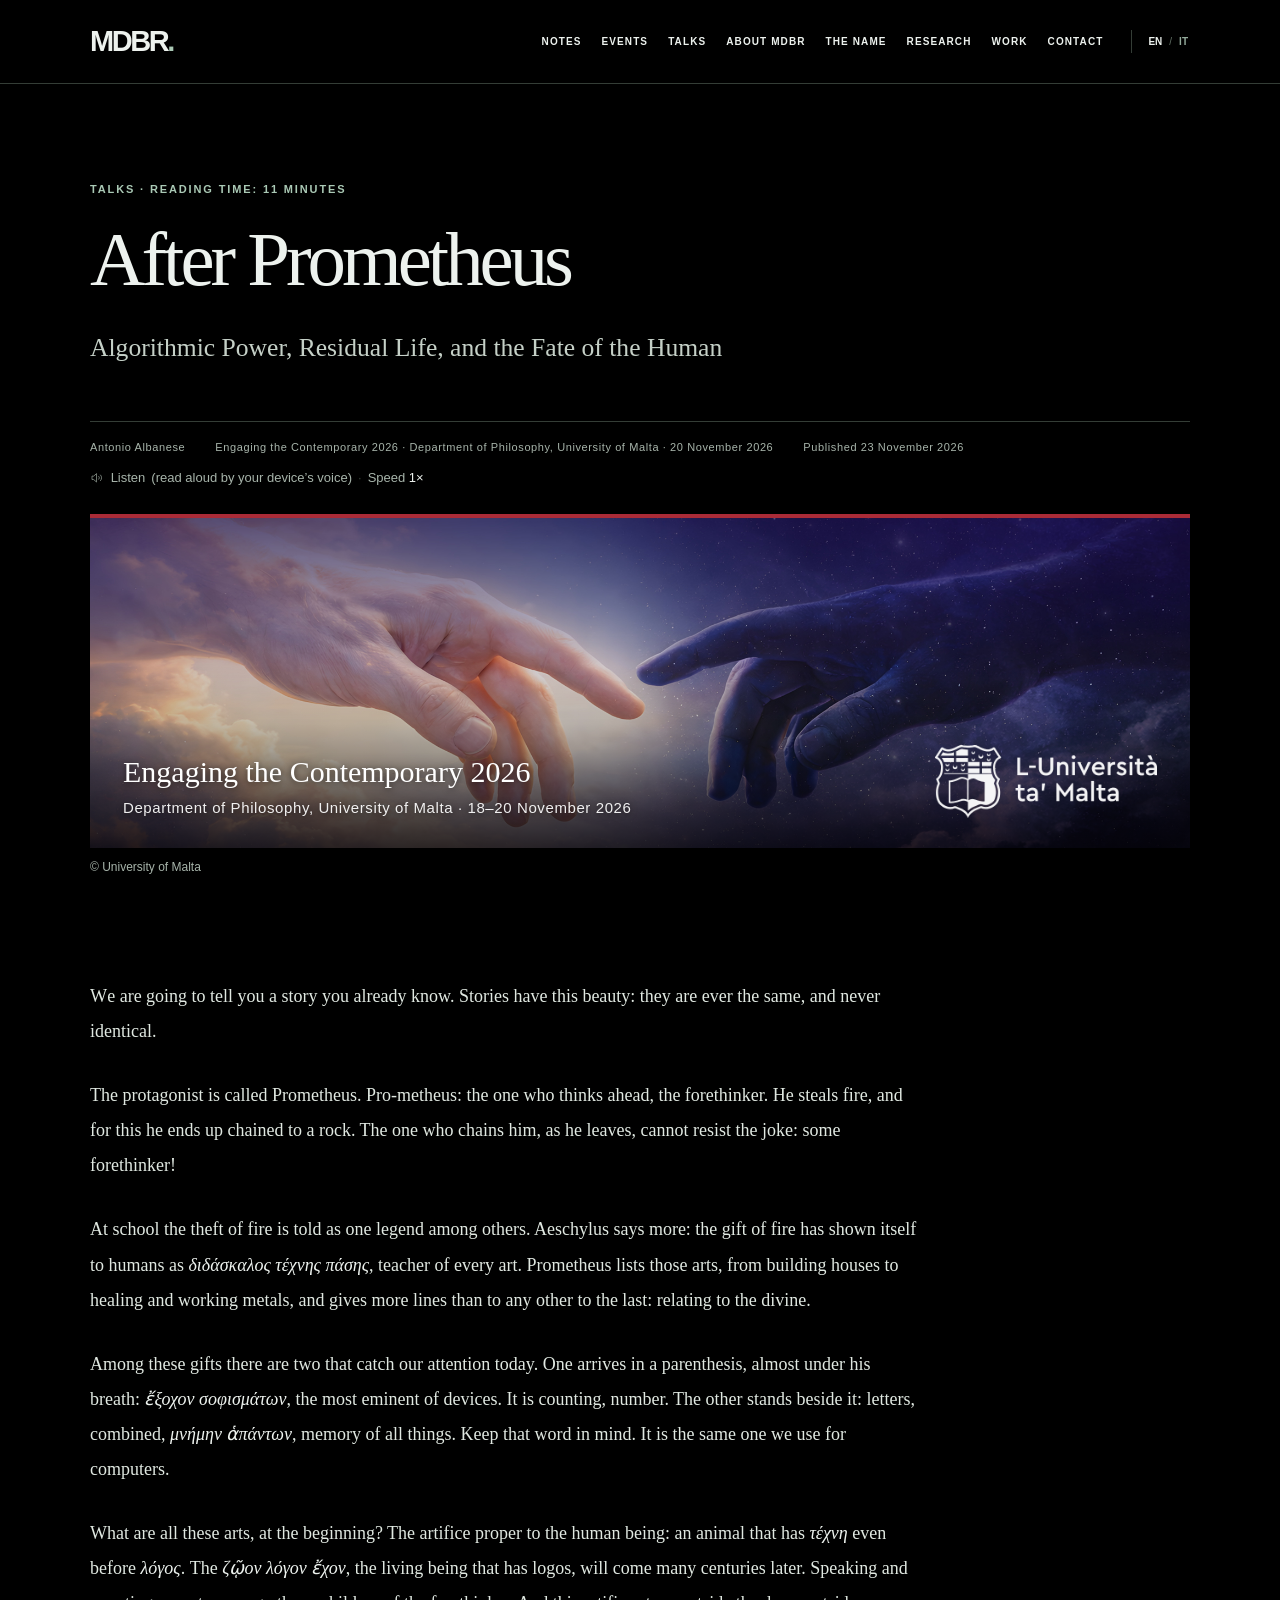
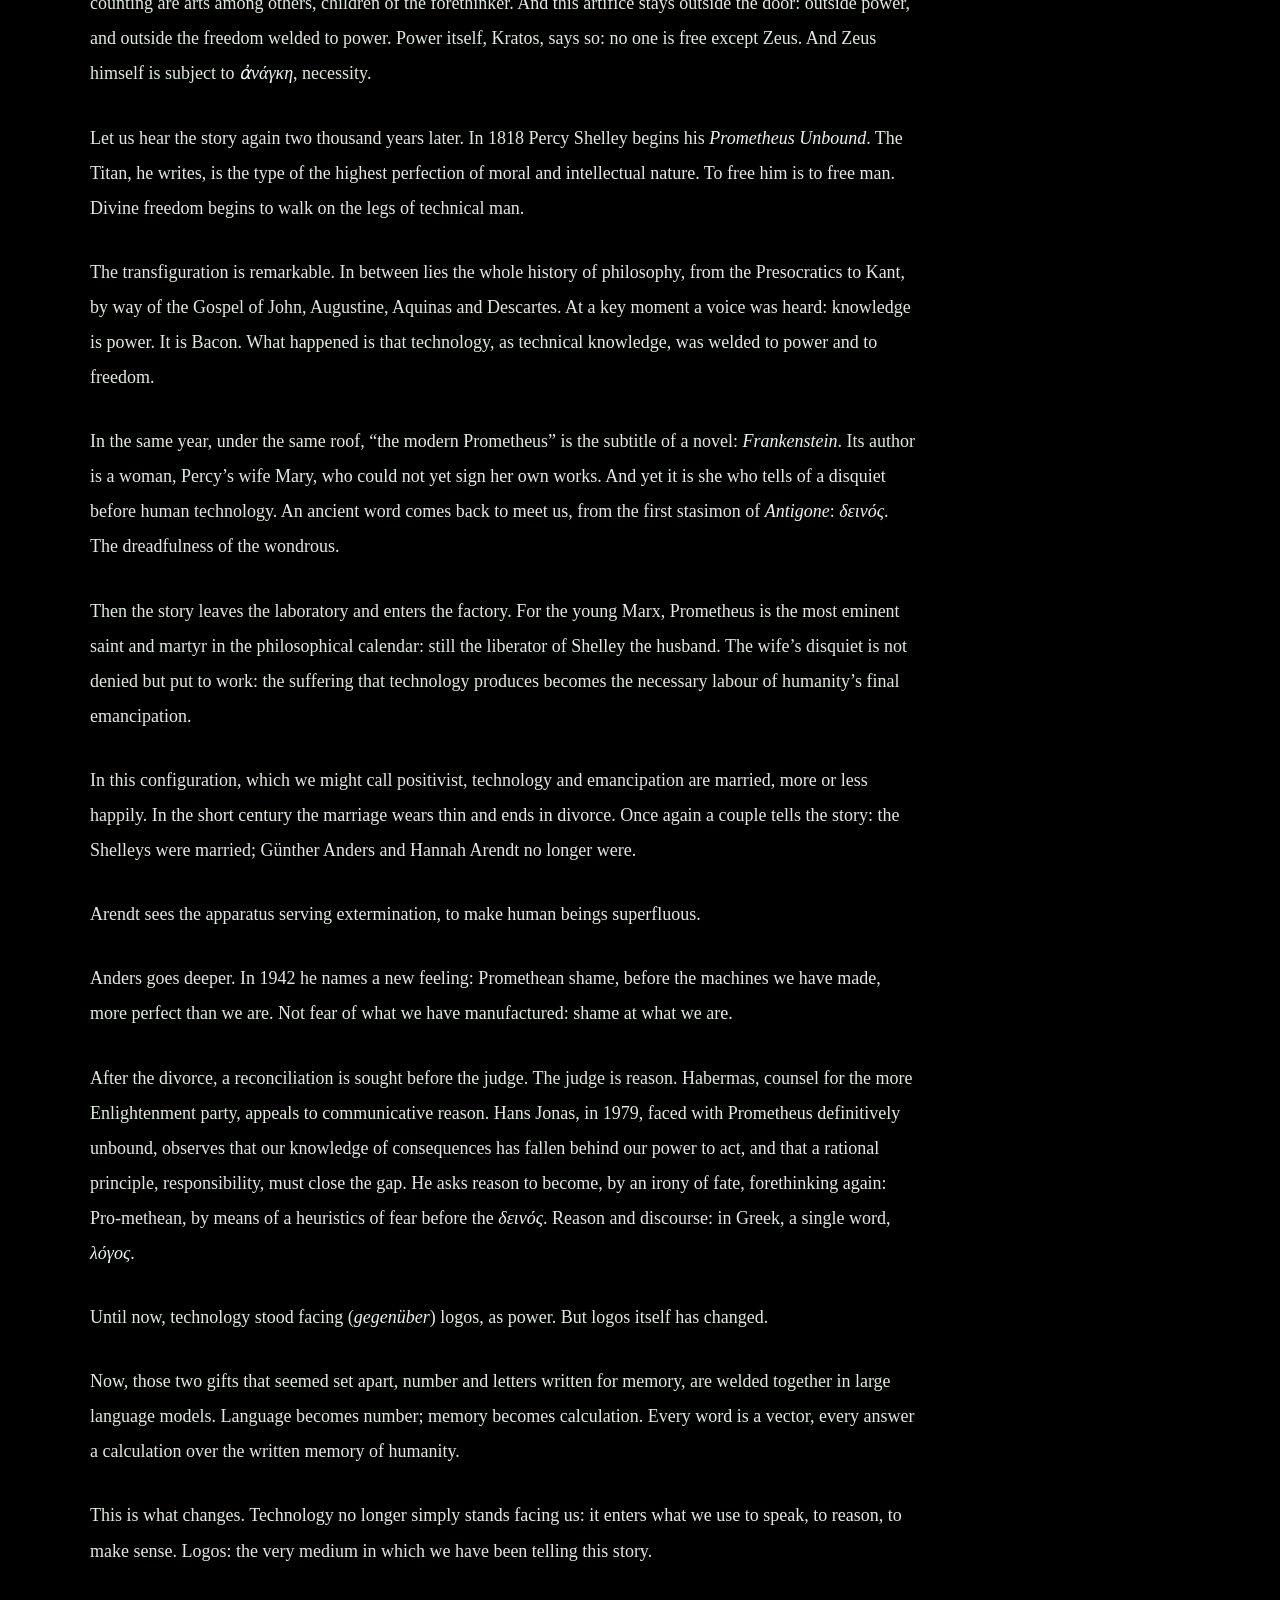
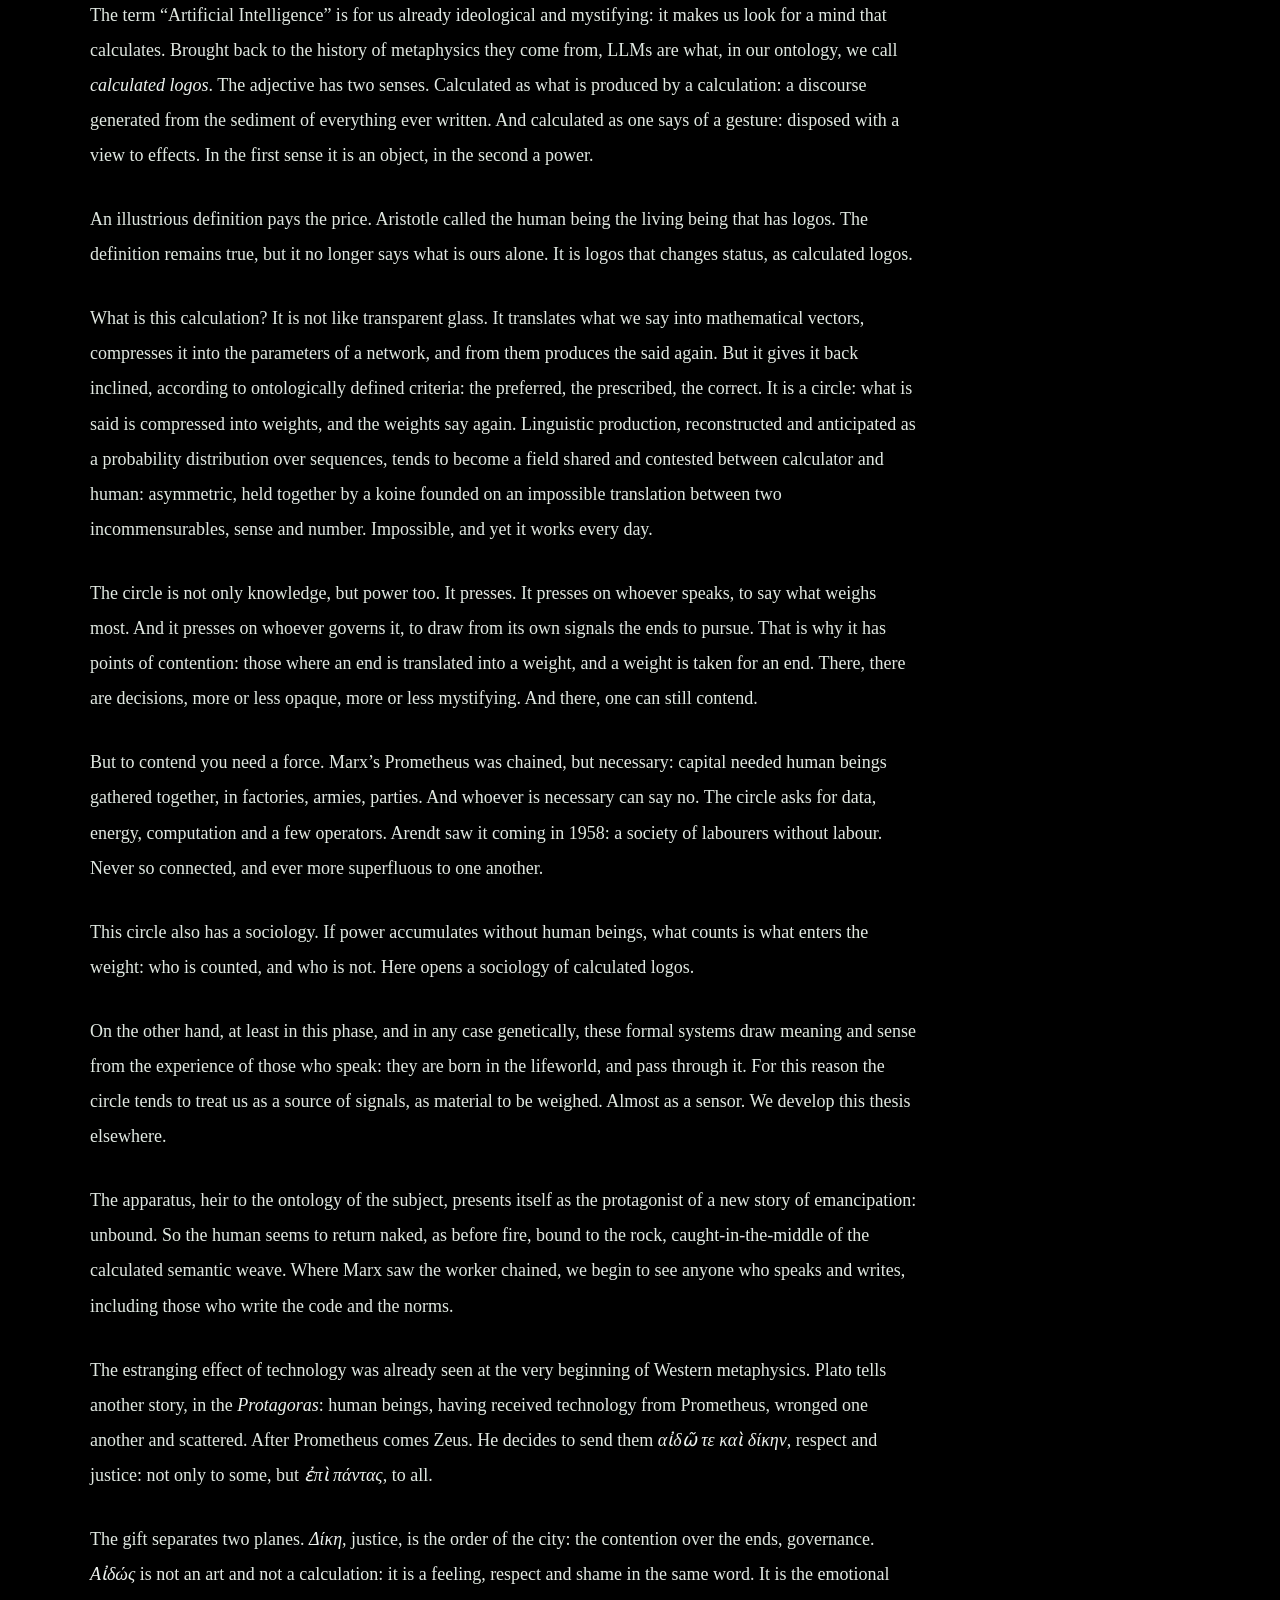
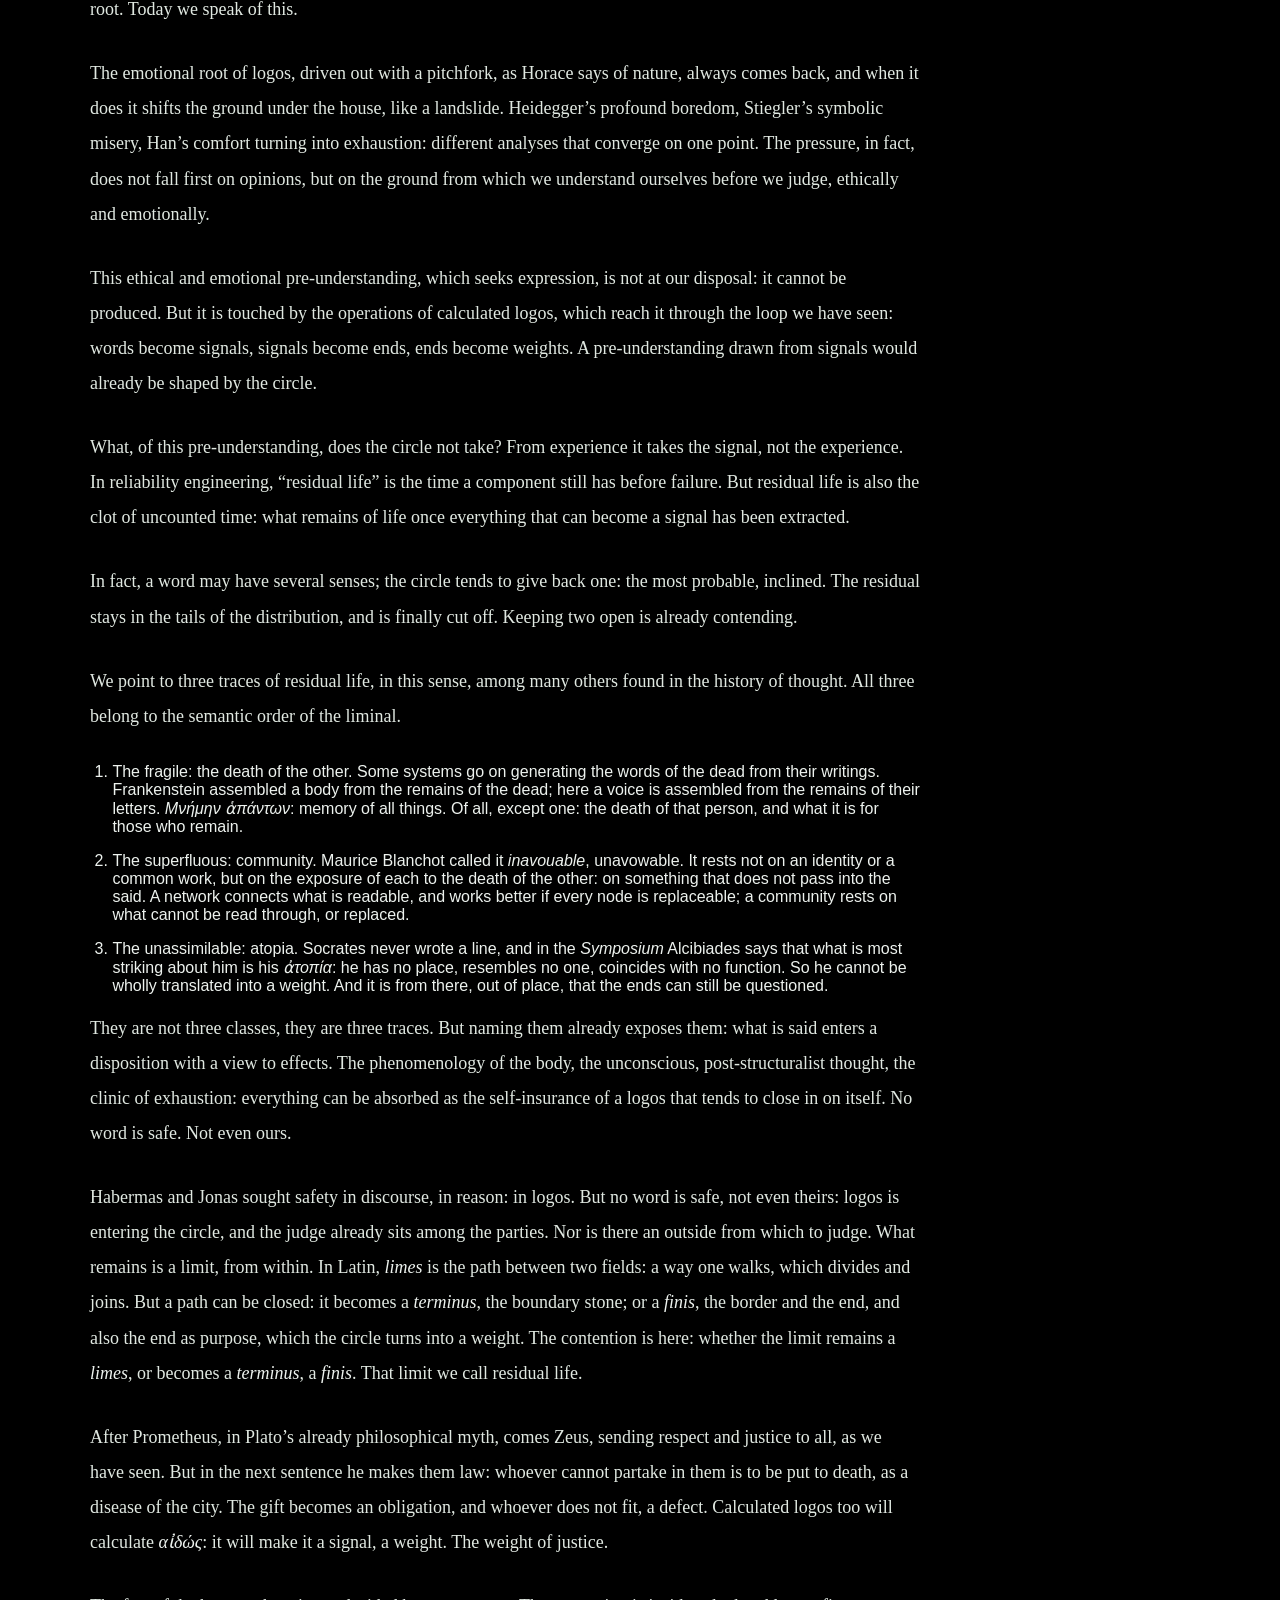
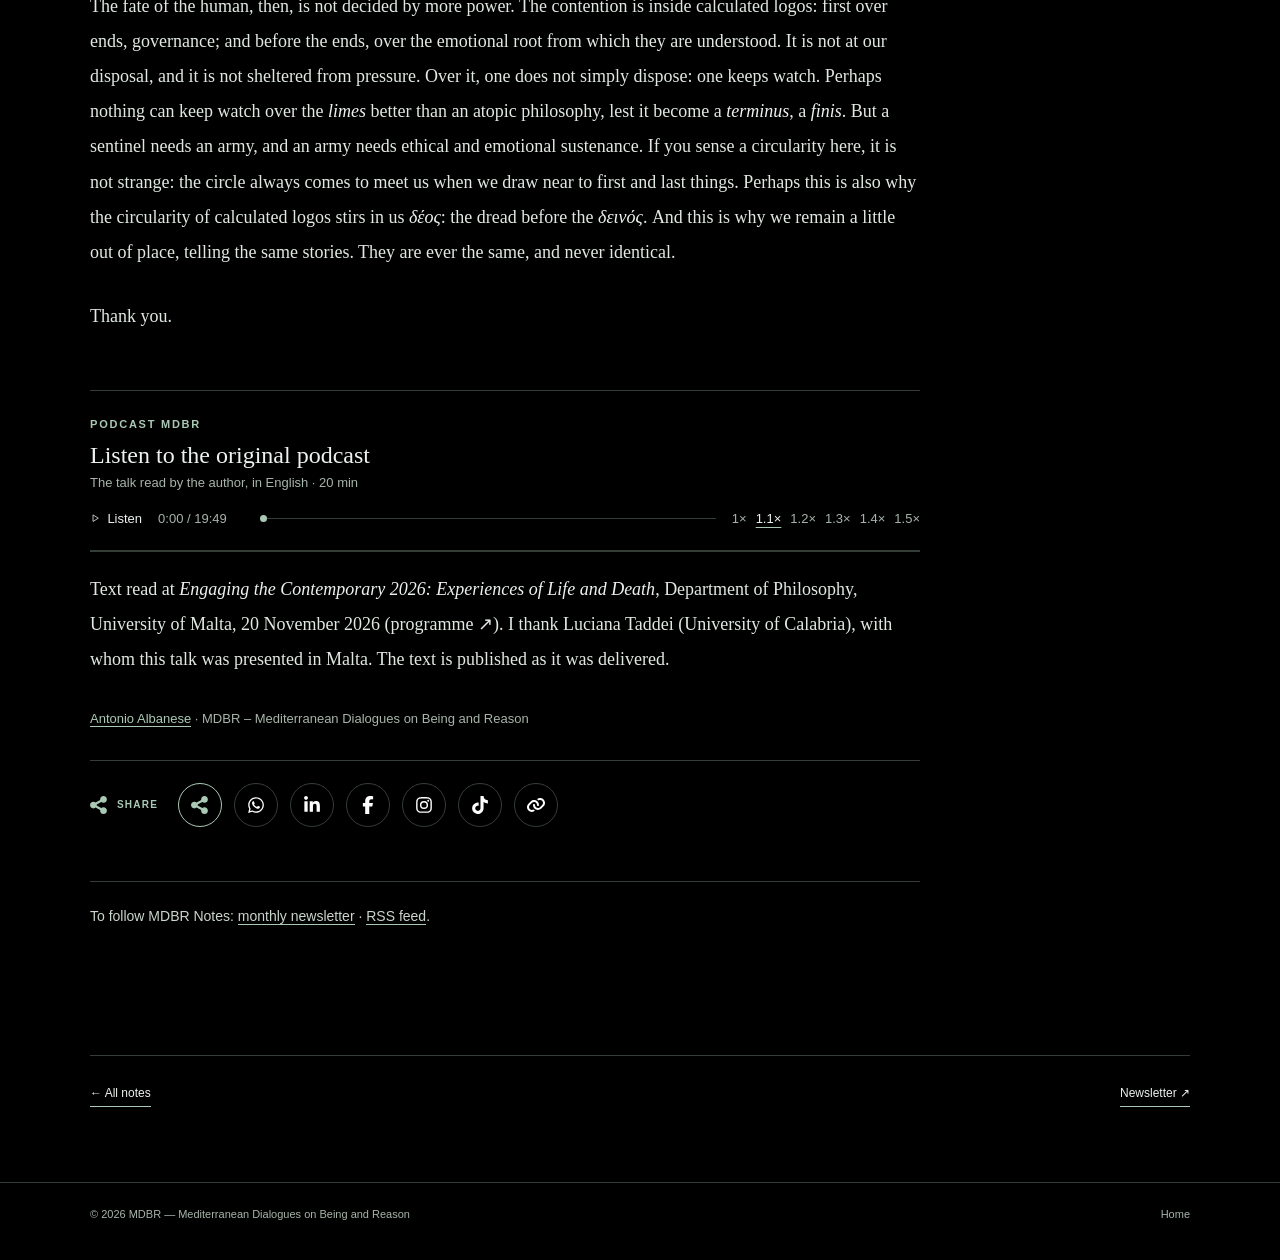
<file: talks/after-prometheus/en/index.html>
<!doctype html><html lang="en" data-page-lang="en"><head><meta charset="utf-8"><meta name="viewport" content="width=device-width,initial-scale=1"><meta name="theme-color" content="#000000"><meta name="author" content="Antonio Albanese"><meta name="description" content="The text of Antonio Albanese’s talk at Engaging the Contemporary 2026, Department of Philosophy, University of Malta, 18–20 November 2026: Prometheus, calculated logos and residual life."><meta property="og:type" content="article"><meta property="og:title" content="After Prometheus — Talk on MDBR by Antonio Albanese"><meta property="og:site_name" content="MDBR"><meta property="og:locale" content="en_GB"><meta property="og:description" content="The text of Antonio Albanese’s talk at Engaging the Contemporary 2026, Department of Philosophy, University of Malta, 18–20 November 2026: Prometheus, calculated logos and residual life."><meta property="og:url" content="https://mdbr-inst.org/talks/after-prometheus/en/"><meta name="twitter:card" content="summary_large_image"><meta property="og:image" content="https://mdbr-inst.org/assets/talks/after-prometheus-og-v2.jpg"><meta property="og:image:width" content="1200"><meta property="og:image:height" content="630"><meta property="og:image:alt" content="After Prometheus — Antonio Albanese, Engaging the Contemporary 2026, University of Malta"><meta property="article:published_time" content="2026-11-23"><link rel="canonical" href="https://mdbr-inst.org/talks/after-prometheus/en/"><link rel="alternate" hreflang="it" href="https://mdbr-inst.org/talks/after-prometheus/"><link rel="alternate" hreflang="en" href="https://mdbr-inst.org/talks/after-prometheus/en/"><link rel="alternate" hreflang="x-default" href="https://mdbr-inst.org/talks/after-prometheus/"><link rel="alternate" type="application/rss+xml" title="MDBR Notes RSS" href="/feed.xml"><link rel="icon" type="image/svg+xml" href="/favicon.svg"><link rel="stylesheet" href="/assets/notes.css?v=20261124"><title>After Prometheus — Talk on MDBR by Antonio Albanese</title></head><body><header class="masthead"><div class="wrap masthead-inner">
  <a href="/" class="brand" aria-label="MDBR homepage">MDBR<span>.</span></a>
  <nav class="site-nav" id="site-nav" aria-label="Main navigation">
    <a href="/notes/" data-en="Notes" data-it="Note">Notes</a>
    <a href="/#events" data-en="Events" data-it="Eventi">Events</a>
    <a href="/talks/" data-en="Talks" data-it="Interventi">Talks</a>
    <a href="/#purpose" data-en="About MDBR" data-it="Cos’è MDBR">About MDBR</a>
    <a href="/#name" data-en="The name" data-it="Il nome">The name</a>
    <a href="/#research" data-en="Research" data-it="Ricerca">Research</a>
    <a href="/#work" data-en="Work" data-it="Lavori">Work</a>
    <a href="/#contact" data-en="Contact" data-it="Contatti">Contact</a>
  </nav>
  <div class="nav-tools"><div class="language" aria-label="Language selection">
    <button type="button" id="lang-en" aria-pressed="true" aria-label="English language">EN</button><span class="slash">/</span><button type="button" id="lang-it" aria-pressed="false" aria-label="Lingua italiana">IT</button>
  </div><button id="menu-toggle" class="menu-toggle" type="button" aria-controls="site-nav" aria-expanded="false" data-en="Menu" data-it="Menu">Menu</button></div>
</div></header>
<main><div class="wrap">
<div class="note-header"><span class="eyebrow" data-en="Talks · Reading time: 11 minutes" data-it="Interventi · Tempo di lettura: 11 minuti">Talks · Reading time: 11 minutes</span><h1>After Prometheus</h1>
<p class="note-intro" data-en="Algorithmic Power, Residual Life, and the Fate of the Human" data-it="Algorithmic Power, Residual Life, and the Fate of the Human">Algorithmic Power, Residual Life, and the Fate of the Human</p></div>
<div class="article-meta"><span data-en="Antonio Albanese" data-it="Antonio Albanese">Antonio Albanese</span><span data-en="Engaging the Contemporary 2026 · Department of Philosophy, University of Malta · 20 November 2026" data-it="Engaging the Contemporary 2026 · Department of Philosophy, University of Malta · 20 novembre 2026">Engaging the Contemporary 2026 · Department of Philosophy, University of Malta · 20 November 2026</span><span data-en="Published 23 November 2026" data-it="Pubblicato il 23 novembre 2026">Published 23 November 2026</span></div>
<div class="listen" aria-label="Listen"><button type="button" class="listen-btn" aria-pressed="false"><svg aria-hidden="true" viewBox="0 0 24 24" fill="none" stroke="currentColor" stroke-width="1.4" stroke-linecap="round" stroke-linejoin="round"><path d="M11 5 6.5 9H3.5v6h3L11 19z"/><path d="M15.5 9.5a3.5 3.5 0 0 1 0 5"/><path d="M18.5 7a7 7 0 0 1 0 10"/></svg><span class="listen-label">Ascolta</span></button><span class="listen-note" data-en="(read aloud by your device’s voice)" data-it="(letto dalla tua sintesi vocale)">(letto dalla tua sintesi vocale)</span><span class="listen-sep" hidden>·</span><button type="button" class="listen-stop" hidden data-en="Stop" data-it="Stop">Stop</button><span class="listen-sep listen-sep-rate">·</span><button type="button" class="listen-rate" aria-label="Velocità di lettura"><span class="listen-rate-label" data-en="Speed" data-it="Velocità">Velocità</span> <span class="listen-rate-val">1×</span></button><span class="listen-status" aria-live="polite"></span></div>
<figure class="talk-banner" style="margin:0 0 56px;position:relative"><div style="position:relative;border-top:4px solid #aa2b37"><img src="/assets/events/malta-2026-wide.jpg" alt="Engaging the Contemporary 2026, University of Malta" style="display:block;width:100%;height:auto"><div style="position:absolute;inset:auto 0 0 0;height:55%;background:linear-gradient(transparent,rgba(0,0,0,.75))"></div><div style="position:absolute;left:3%;bottom:9%;color:#fff;font-family:Georgia,serif;line-height:1.25;max-width:60%;text-shadow:0 1px 6px rgba(0,0,0,.6)"><div style="font-size:clamp(15px,2.4vw,30px)">Engaging the Contemporary 2026</div><div style="font:clamp(10px,1.2vw,15px)/1.4 Arial,sans-serif;letter-spacing:.04em;margin-top:6px;opacity:.92" data-en="Department of Philosophy, University of Malta · 18–20 November 2026" data-it="Department of Philosophy, University of Malta · 18–20 novembre 2026">Department of Philosophy, University of Malta · 18–20 November 2026</div></div><img src="/assets/logos/universita-malta-white.png" alt="L-Università ta’ Malta" style="position:absolute;right:3%;bottom:9%;height:22%;min-height:38px"></div><figcaption data-en="© University of Malta" data-it="© University of Malta" style="font:12px/1.5 Arial,sans-serif;color:var(--muted);margin-top:10px">© University of Malta</figcaption></figure>
<article class="article">
<div class="only-it" lang="it">
<p>Vi raccontiamo una storia che conoscete. Le storie hanno questa bellezza: sono sempre le medesime, e non sono mai identiche.</p>
<p>Il protagonista si chiama Prometeo. Pro-meteo: colui che pensa prima, il previdente. Ruba il fuoco, e per questo finisce incatenato a una roccia. Chi lo incatena, andandosene, non resiste alla battuta: bel previdente!</p>
<p>A scuola il furto del fuoco si racconta come una leggenda tra le altre. Eschilo dice di più: il dono del fuoco si è mostrato agli uomini <em lang="grc">διδάσκαλος τέχνης πάσης</em>, maestro di ogni arte. Prometeo elenca quelle arti, dal costruire case al curare e lavorare i metalli, e all’ultima dedica più versi che a ogni altra: relazionarsi con il divino.</p>
<p>Fra questi doni ce ne sono due che oggi destano la nostra attenzione. Uno arriva con un inciso, quasi sottovoce: <em lang="grc">ἔξοχον σοφισμάτων</em>, il più eminente dei ritrovati. È il contare, il numero. L’altro gli sta accanto: le lettere, combinate, <em lang="grc">μνήμην ἁπάντων</em>, memoria di tutte le cose. Tenete la parola. È la stessa che usiamo per i computer.</p>
<p>Che cosa sono tutte queste arti, all’inizio? L’artificio proprio dell’uomo: un animale che ha la <em lang="grc">τέχνη</em> ancora prima del <em lang="grc">λόγος</em>. Lo <em lang="grc">ζῷον λόγον ἔχον</em>, il vivente che ha il logos, verrà molti secoli dopo. Parlare e contare sono arti fra le altre, figlie del previdente. E questo artificio resta fuori dalla porta: fuori dal potere, e dalla libertà saldata al potere. Il Potere stesso, Kratos, lo dice: libero non è nessuno, tranne Zeus. E Zeus stesso è soggetto all'<em lang="grc">ἀνάγκη</em>, la necessità.</p>
<p>Riascoltiamo il racconto duemila anni dopo. Nel 1818 Percy Shelley comincia il suo <em>Prometeo liberato</em>. Il Titano, scrive, è il tipo della più alta perfezione della natura morale e intellettuale. Liberarlo è liberare l’uomo. La libertà divina comincia a camminare sulle gambe dell’uomo tecnico.</p>
<p>La trasfigurazione è notevole. In mezzo c’è tutta la storia della filosofia, dai presocratici a Kant, passando per il Vangelo di Giovanni, Agostino, Tommaso e Cartesio. In un momento chiave si è udito: sapere è potere. È Bacone. Quel che è accaduto è che la tecnica, come sapere tecnico, si è saldata al potere e alla libertà.</p>
<p>Nello stesso anno, sotto lo stesso tetto, «il moderno Prometeo» è il sottotitolo di un romanzo: <em>Frankenstein</em>. L’autrice è una donna, la moglie di Percy, Mary, che ancora non poteva firmare le sue opere. Eppure è lei a raccontare un’inquietudine davanti alla tecnica umana. Ci viene di nuovo incontro una parola antica, dal primo stasimo dell'<em>Antigone</em>: <em lang="grc">δεινός</em>. La terribilità del mirabile.</p>
<p>Poi la storia esce dal laboratorio ed entra in fabbrica. Per il giovane Marx, Prometeo è il primo santo e martire del calendario filosofico: ancora il liberatore di Shelley marito. L’inquietudine della moglie non è negata, ma messa al lavoro: la sofferenza che la tecnica produce diventa il lavoro necessario per l’emancipazione finale dell’uomo.</p>
<p>In questa configurazione, che potremmo dire positivistica, tecnica ed emancipazione sono sposate, più o meno felicemente. Nel secolo breve il matrimonio si logora e finisce in divorzio. Ancora una volta lo racconta una coppia: gli Shelley erano sposati, Günther Anders e Hannah Arendt non più.</p>
<p>Arendt vede l’apparato messo al servizio dello sterminio, per rendere l’uomo superfluo.</p>
<p>Anders va più a fondo. Nel 1942 dà un nome a un sentimento nuovo: la vergogna prometeica, davanti alle macchine che abbiamo fatto, più perfette di noi. Non paura di ciò che abbiamo fabbricato: vergogna di ciò che siamo.</p>
<p>Dopo il divorzio si cerca una conciliazione davanti al giudice. Il giudice è la ragione. Habermas, l’avvocato della parte più illuminista, invoca la ragione comunicativa. Hans Jonas, nel 1979, davanti al Prometeo definitivamente scatenato, osserva che il nostro sapere delle conseguenze è rimasto indietro rispetto al nostro potere di fare, e che un principio razionale, la responsabilità, deve colmare lo scarto. Chiede alla ragione di tornare, ironia della sorte, previdente: pro-meteica, mediante un’euristica della paura davanti al <em lang="grc">δεινός</em>. Ragione e discorso: in greco, una parola sola, <em lang="grc">λόγος</em>.</p>
<p>Fin qui la tecnica stava di fronte (<em lang="de">gegenüber</em>) al logos, come potenza. Ma il logos stesso è cambiato.</p>
<p>Ecco, quei due doni che ci sembravano in disparte, il numero e le lettere scritte per la memoria, si saldano nei grandi modelli linguistici. Il linguaggio diventa numero; la memoria diventa calcolo. Ogni parola è un vettore, ogni risposta un calcolo sulla memoria scritta dell’umanità.</p>
<p>Ecco che cosa cambia. La tecnica non ci sta più soltanto di fronte: entra in ciò con cui diciamo, ragioniamo, diamo senso. Il logos: il mezzo stesso con cui stavamo raccontando questa storia.</p>
<p>Il termine «Intelligenza Artificiale» è per noi già ideologico e mistificante: ci fa cercare una mente che calcola. Riportati alla storia della metafisica da cui provengono, gli LLM sono ciò che, nella nostra ontologia, chiamiamo <em>logos calcolato</em>. L’aggettivo ha due sensi. Calcolato come ciò che è prodotto da un calcolo: un discorso generato dal sedimento di tutto ciò che è stato scritto. E calcolato come si dice di un gesto: disposto in vista di effetti. Nel primo senso è un oggetto, nel secondo una potenza.</p>
<p>Una definizione illustre ne paga il prezzo. Aristotele chiamava l’uomo il vivente che ha il logos. La definizione resta vera, ma non dice più che cosa è soltanto nostro. È il logos a cambiare statuto, come logos calcolato.</p>
<p>Che cos’è questo calcolo? Non è come un vetro trasparente. Traduce ciò che diciamo in vettori matematici, lo comprime nei parametri di una rete, e da questi torna a produrre il detto. Ma lo restituisce inclinato, secondo criteri ontologicamente definiti: il preferito, il prescritto, il corretto. È un circolo: ciò che è detto si comprime in pesi, e i pesi tornano a dire. La produzione linguistica, ricostruita e anticipata come distribuzione di probabilità su sequenze, tende a diventare un campo condiviso e conteso tra calcolatore e umano: asimmetrico, retto da una koinè fondata su una traduzione impossibile tra due incommensurabili, il senso e il numero. Impossibile, eppure funziona ogni giorno.</p>
<p>Il circolo non è solo sapere, ma anche potere. Preme. Preme su chi parla, perché dica ciò che pesa di più. E preme su chi lo governa, perché ricavi dai suoi stessi segnali i fini da perseguire. Per questo ha dei punti di contesa: quelli in cui un fine si traduce in peso, e un peso viene preso per un fine. Lì ci sono decisioni, più o meno opache, più o meno mistificanti. E lì si può ancora contendere.</p>
<p>Ma per contendere serve una forza. Il Prometeo di Marx era incatenato, ma necessario: il capitale aveva bisogno di uomini riuniti, in fabbriche, eserciti, partiti. E chi è necessario può dire no. Il circolo chiede dati, energia, calcolo e pochi operatori. Arendt lo vide arrivare nel 1958: una società di lavoratori senza lavoro. Mai così connessi, e sempre più superflui gli uni agli altri.</p>
<p>Questo circolo ha anche una sociologia. Se la potenza si accumula senza gli umani, conta ciò che entra nel peso: chi viene contato, e chi no. Qui si apre una sociologia del logos calcolato.</p>
<p>D’altra parte, almeno in questa fase, e comunque geneticamente, questi sistemi formali ricavano significato e senso dall’esperienza di chi parla: nascono nel mondo della vita, e da lì passano. Per questo il circolo tende a trattarci come fonte di segnali, come materia da pesare. Quasi come un sensore. È una tesi che sviluppiamo altrove.</p>
<p>L’apparato, erede dell’ontologia del soggetto, si presenta come il protagonista di una nuova storia di emancipazione: slegato. Così l’umano sembra tornare nudo, come prima del fuoco, legato alla roccia, preso-in-mezzo alla trama semantica calcolata. Dove Marx vedeva incatenato l’operaio, noi cominciamo a vedere chiunque parli e scriva, compresi quelli che scrivono i codici e le norme.</p>
<p>L’effetto straniante della tecnica era già stato visto all’inizio stesso della metafisica occidentale. Platone racconta un’altra storia, nel <em>Protagora</em>: gli uomini, avuta la tecnica da Prometeo, si facevano torto a vicenda e si diradavano. Dopo Prometeo arriva Zeus. Decide di mandare loro <em lang="grc">αἰδῶ τε καὶ δίκην</em>, rispetto e giustizia: non solo ad alcuni, ma <em lang="grc">ἐπὶ πάντας</em>, a tutti.</p>
<p>Il dono separa i due piani. <em lang="grc">Δίκη</em>, la giustizia, è l’ordine della città: la contesa sui fini, la governance. <em lang="grc">Αἰδώς</em> non è un’arte e non è un calcolo: è un sentimento, rispetto e vergogna nella stessa parola. È la radice emotiva. Oggi parliamo di questa.</p>
<p>La radice emotiva del logos, scacciata a forconate, come Orazio dice della natura, torna sempre, e quando torna smuove il terreno sotto la casa, come uno smottamento. La noia profonda di Heidegger, la miseria simbolica di Stiegler, il comfort che in Han si converte in stanchezza: analisi diverse che convergono su un punto. La pressione, infatti, non cade prima sulle opinioni, ma sul terreno da cui ci comprendiamo prima di giudicare, eticamente ed emotivamente.</p>
<p>Questa precomprensione etico-emotiva, che cerca espressione, non è disponibile: non si può produrre. Ma è toccata dalle operazioni del logos calcolato, che la raggiungono con l’anello che abbiamo visto: le parole diventano segnali, i segnali fini, i fini pesi. Una precomprensione ricavata dai segnali sarebbe già modellata dal circolo.</p>
<p>Che cosa, di questa precomprensione, il circolo non prende? Dall’esperienza prende il segnale, non l’esperienza. In ingegneria dell’affidabilità la «vita residua» è il tempo che un componente ha ancora prima del guasto. Vita residua è però anche il grumo di tempo non contato: ciò che resta della vita una volta estratto tutto ciò che può diventare segnale.</p>
<p>Una parola, infatti, può avere più sensi; il circolo tende a restituirne uno: il più probabile, inclinato. Il residuo resta nelle code della distribuzione, e alla fine viene tagliato. Tenerne aperti due è già contendere.</p>
<p>Vi indichiamo tre tracce della vita residua, in questo senso, fra le molte altre che si trovano nella storia del pensiero. Tutte e tre appartengono all’ordine semantico del liminare.</p>
<ol class="talk-list"><li>Il fragile: la morte dell’altro. Alcuni sistemi continuano a generare le parole dei morti dai loro scritti. <em>Frankenstein</em> componeva un corpo con i resti dei morti; qui si compone una voce con i resti delle loro lettere. <em lang="grc">Μνήμην ἁπάντων</em>: memoria di tutte le cose. Di tutte, tranne una: la morte di quella persona, e ciò che è per chi resta.</li><li>Il superfluo: la comunità. Maurice Blanchot la disse <em lang="fr">inavouable</em>, inconfessabile. Non poggia su un’identità o su un’opera comune, ma sull’esposizione di ciascuno alla morte dell’altro: su qualcosa che non passa nel detto. Una rete collega ciò che è leggibile, e funziona meglio se ogni nodo è sostituibile; una comunità poggia su ciò che non si lascia leggere fino in fondo, né sostituire.</li><li>L’inassimilabile: l’atopia. Socrate non scrisse una riga, e nel <em>Simposio</em> Alcibiade dice che ciò che più colpisce in lui è la sua <em lang="grc">ἀτοπία</em>: non ha un luogo, non somiglia a nessuno, non coincide con nessuna funzione. Per questo non si lascia tradurre interamente in un peso. Ed è da lì, fuori posto, che si possono ancora chiedere i fini.</li></ol>
<p>Non sono tre classi, sono tre tracce. Ma nominarle è già esporle: ciò che si dice entra in una disposizione in vista di effetti. La fenomenologia del corpo, l’inconscio, il pensiero poststrutturalista, la clinica della stanchezza: tutto si lascia assorbire come auto-assicurazione di un logos che tende a chiudersi. Nessuna parola è salva. Neanche la nostra.</p>
<p>Habermas e Jonas cercavano salvezza nel discorso, nella ragione: nel logos. Ma nessuna parola è salva, neanche la loro: il logos sta entrando nel circolo, e il giudice siede già tra le parti. Né c’è un fuori da cui giudicare. Ciò che resta è un limite, dall’interno. In latino <em lang="la">limes</em> è il sentiero fra due campi: una via che si percorre, che divide e unisce. Ma un sentiero si può chiudere: diventa un <em lang="la">terminus</em>, la pietra di confine; o un <em lang="la">finis</em>, il confine e la fine, e anche il fine, lo scopo, che il circolo trasforma in peso. La contesa è qui: se il limite resta un <em lang="la">limes</em>, o diventa un <em lang="la">terminus</em>, un <em lang="la">finis</em>. Quel limite lo chiamiamo vita residua.</p>
<p>Dopo Prometeo, nel mito già filosofico di Platone, arriva Zeus, che manda rispetto e giustizia a tutti, come abbiamo visto. Ma nella frase successiva ne fa una legge: chi non è capace di parteciparne, lo si uccida come una malattia della città. Il dono diventa obbligo, e chi non vi rientra, un difetto. Anche il logos calcolato calcolerà l'<em lang="grc">αἰδώς</em>: ne farà un segnale, un peso. Il peso della giustizia.</p>
<p>Il destino dell’umano, dunque, non si decide con più potere. La contesa è dentro il logos calcolato: anzitutto sui fini, la governance; e prima dei fini, sulla radice emotiva da cui i fini si intendono. Non è disponibile, e non è al riparo dalla pressione. Su di essa non si dispone semplicemente: si veglia. Forse nulla meglio di una filosofia atopica può vegliare sul <em lang="la">limes</em>, perché non diventi un <em lang="la">terminus</em>, un <em lang="la">finis</em>. Ma la sentinella ha bisogno di un esercito, e l’esercito di un sostentamento etico-emotivo. Se qui percepite una circolarità, non è strano: il circolo ci viene sempre incontro quando ci avviciniamo alle cose prime e ultime. Forse anche per questo la circolarità del logos calcolato ci desta il <em lang="grc">δέος</em>: la paura davanti al <em lang="grc">δεινός</em>. Per questo restiamo un po' fuori luogo, raccontando le stesse storie. Sono sempre le medesime, e non sono mai identiche.</p>
<p class="talk-thanks">Grazie.</p>
<section class="podcast" data-default-rate="1.1" aria-label="Podcast originale">
<p class="podcast-kicker">Podcast MDBR</p>
<p class="podcast-title">Ascolta il podcast originale</p>
<p class="podcast-sub">L’intervento letto dall’autore, in inglese · 20 min</p>
<audio preload="metadata" src="/assets/audio/after-prometheus.m4a"></audio>
<div class="podcast-controls"><button type="button" class="podcast-play" aria-pressed="false"><svg class="ico-play" aria-hidden="true" viewBox="0 0 12 12" fill="none" stroke="currentColor" stroke-width="1" stroke-linejoin="round"><path d="M3.5 2.2v7.6L9.6 6z"/></svg><svg class="ico-pause" aria-hidden="true" viewBox="0 0 12 12" fill="none" stroke="currentColor" stroke-width="1" stroke-linecap="round" style="display:none"><path d="M4.3 2.5v7M7.7 2.5v7"/></svg><span class="podcast-play-label">Ascolta</span></button>
<span class="podcast-time"><span class="podcast-cur">0:00</span> / <span class="podcast-dur">19:49</span></span>
<input class="podcast-bar" type="range" min="0" max="1190" value="0" step="1" aria-label="Avanzamento">
<span class="podcast-rates" role="group" aria-label="Velocità"><button type="button" data-rate="1">1×</button><button type="button" data-rate="1.1">1,1×</button><button type="button" data-rate="1.2">1,2×</button><button type="button" data-rate="1.3">1,3×</button><button type="button" data-rate="1.4">1,4×</button><button type="button" data-rate="1.5">1,5×</button></span></div>
</section>
<p class="talk-ack">Testo letto a <em>Engaging the Contemporary 2026: Experiences of Life and Death</em>, Department of Philosophy, University of Malta, 20 novembre 2026 (<a href="https://www.um.edu.mt/events/etc2026/programme/" target="_blank" rel="noopener">programma ↗</a>). Ringrazio Luciana Taddei (University of Calabria), con cui l’intervento è stato presentato a Malta. Il testo è pubblicato così come è stato pronunciato.</p>
</div>
<div class="only-en" lang="en">
<p>We are going to tell you a story you already know. Stories have this beauty: they are ever the same, and never identical.</p>
<p>The protagonist is called Prometheus. Pro-metheus: the one who thinks ahead, the forethinker. He steals fire, and for this he ends up chained to a rock. The one who chains him, as he leaves, cannot resist the joke: some forethinker!</p>
<p>At school the theft of fire is told as one legend among others. Aeschylus says more: the gift of fire has shown itself to humans as <em lang="grc">διδάσκαλος τέχνης πάσης</em>, teacher of every art. Prometheus lists those arts, from building houses to healing and working metals, and gives more lines than to any other to the last: relating to the divine.</p>
<p>Among these gifts there are two that catch our attention today. One arrives in a parenthesis, almost under his breath: <em lang="grc">ἔξοχον σοφισμάτων</em>, the most eminent of devices. It is counting, number. The other stands beside it: letters, combined, <em lang="grc">μνήμην ἁπάντων</em>, memory of all things. Keep that word in mind. It is the same one we use for computers.</p>
<p>What are all these arts, at the beginning? The artifice proper to the human being: an animal that has <em lang="grc">τέχνη</em> even before <em lang="grc">λόγος</em>. The <em lang="grc">ζῷον λόγον ἔχον</em>, the living being that has logos, will come many centuries later. Speaking and counting are arts among others, children of the forethinker. And this artifice stays outside the door: outside power, and outside the freedom welded to power. Power itself, Kratos, says so: no one is free except Zeus. And Zeus himself is subject to <em lang="grc">ἀνάγκη</em>, necessity.</p>
<p>Let us hear the story again two thousand years later. In 1818 Percy Shelley begins his <em>Prometheus Unbound</em>. The Titan, he writes, is the type of the highest perfection of moral and intellectual nature. To free him is to free man. Divine freedom begins to walk on the legs of technical man.</p>
<p>The transfiguration is remarkable. In between lies the whole history of philosophy, from the Presocratics to Kant, by way of the Gospel of John, Augustine, Aquinas and Descartes. At a key moment a voice was heard: knowledge is power. It is Bacon. What happened is that technology, as technical knowledge, was welded to power and to freedom.</p>
<p>In the same year, under the same roof, “the modern Prometheus” is the subtitle of a novel: <em>Frankenstein</em>. Its author is a woman, Percy’s wife Mary, who could not yet sign her own works. And yet it is she who tells of a disquiet before human technology. An ancient word comes back to meet us, from the first stasimon of <em>Antigone</em>: <em lang="grc">δεινός</em>. The dreadfulness of the wondrous.</p>
<p>Then the story leaves the laboratory and enters the factory. For the young Marx, Prometheus is the most eminent saint and martyr in the philosophical calendar: still the liberator of Shelley the husband. The wife’s disquiet is not denied but put to work: the suffering that technology produces becomes the necessary labour of humanity’s final emancipation.</p>
<p>In this configuration, which we might call positivist, technology and emancipation are married, more or less happily. In the short century the marriage wears thin and ends in divorce. Once again a couple tells the story: the Shelleys were married; Günther Anders and Hannah Arendt no longer were.</p>
<p>Arendt sees the apparatus serving extermination, to make human beings superfluous.</p>
<p>Anders goes deeper. In 1942 he names a new feeling: Promethean shame, before the machines we have made, more perfect than we are. Not fear of what we have manufactured: shame at what we are.</p>
<p>After the divorce, a reconciliation is sought before the judge. The judge is reason. Habermas, counsel for the more Enlightenment party, appeals to communicative reason. Hans Jonas, in 1979, faced with Prometheus definitively unbound, observes that our knowledge of consequences has fallen behind our power to act, and that a rational principle, responsibility, must close the gap. He asks reason to become, by an irony of fate, forethinking again: Pro-methean, by means of a heuristics of fear before the <em lang="grc">δεινός</em>. Reason and discourse: in Greek, a single word, <em lang="grc">λόγος</em>.</p>
<p>Until now, technology stood facing (<em lang="de">gegenüber</em>) logos, as power. But logos itself has changed.</p>
<p>Now, those two gifts that seemed set apart, number and letters written for memory, are welded together in large language models. Language becomes number; memory becomes calculation. Every word is a vector, every answer a calculation over the written memory of humanity.</p>
<p>This is what changes. Technology no longer simply stands facing us: it enters what we use to speak, to reason, to make sense. Logos: the very medium in which we have been telling this story.</p>
<p>The term “Artificial Intelligence” is for us already ideological and mystifying: it makes us look for a mind that calculates. Brought back to the history of metaphysics they come from, LLMs are what, in our ontology, we call <em>calculated logos</em>. The adjective has two senses. Calculated as what is produced by a calculation: a discourse generated from the sediment of everything ever written. And calculated as one says of a gesture: disposed with a view to effects. In the first sense it is an object, in the second a power.</p>
<p>An illustrious definition pays the price. Aristotle called the human being the living being that has logos. The definition remains true, but it no longer says what is ours alone. It is logos that changes status, as calculated logos.</p>
<p>What is this calculation? It is not like transparent glass. It translates what we say into mathematical vectors, compresses it into the parameters of a network, and from them produces the said again. But it gives it back inclined, according to ontologically defined criteria: the preferred, the prescribed, the correct. It is a circle: what is said is compressed into weights, and the weights say again. Linguistic production, reconstructed and anticipated as a probability distribution over sequences, tends to become a field shared and contested between calculator and human: asymmetric, held together by a koine founded on an impossible translation between two incommensurables, sense and number. Impossible, and yet it works every day.</p>
<p>The circle is not only knowledge, but power too. It presses. It presses on whoever speaks, to say what weighs most. And it presses on whoever governs it, to draw from its own signals the ends to pursue. That is why it has points of contention: those where an end is translated into a weight, and a weight is taken for an end. There, there are decisions, more or less opaque, more or less mystifying. And there, one can still contend.</p>
<p>But to contend you need a force. Marx’s Prometheus was chained, but necessary: capital needed human beings gathered together, in factories, armies, parties. And whoever is necessary can say no. The circle asks for data, energy, computation and a few operators. Arendt saw it coming in 1958: a society of labourers without labour. Never so connected, and ever more superfluous to one another.</p>
<p>This circle also has a sociology. If power accumulates without human beings, what counts is what enters the weight: who is counted, and who is not. Here opens a sociology of calculated logos.</p>
<p>On the other hand, at least in this phase, and in any case genetically, these formal systems draw meaning and sense from the experience of those who speak: they are born in the lifeworld, and pass through it. For this reason the circle tends to treat us as a source of signals, as material to be weighed. Almost as a sensor. We develop this thesis elsewhere.</p>
<p>The apparatus, heir to the ontology of the subject, presents itself as the protagonist of a new story of emancipation: unbound. So the human seems to return naked, as before fire, bound to the rock, caught-in-the-middle of the calculated semantic weave. Where Marx saw the worker chained, we begin to see anyone who speaks and writes, including those who write the code and the norms.</p>
<p>The estranging effect of technology was already seen at the very beginning of Western metaphysics. Plato tells another story, in the <em>Protagoras</em>: human beings, having received technology from Prometheus, wronged one another and scattered. After Prometheus comes Zeus. He decides to send them <em lang="grc">αἰδῶ τε καὶ δίκην</em>, respect and justice: not only to some, but <em lang="grc">ἐπὶ πάντας</em>, to all.</p>
<p>The gift separates two planes. <em lang="grc">Δίκη</em>, justice, is the order of the city: the contention over the ends, governance. <em lang="grc">Αἰδώς</em> is not an art and not a calculation: it is a feeling, respect and shame in the same word. It is the emotional root. Today we speak of this.</p>
<p>The emotional root of logos, driven out with a pitchfork, as Horace says of nature, always comes back, and when it does it shifts the ground under the house, like a landslide. Heidegger’s profound boredom, Stiegler’s symbolic misery, Han’s comfort turning into exhaustion: different analyses that converge on one point. The pressure, in fact, does not fall first on opinions, but on the ground from which we understand ourselves before we judge, ethically and emotionally.</p>
<p>This ethical and emotional pre-understanding, which seeks expression, is not at our disposal: it cannot be produced. But it is touched by the operations of calculated logos, which reach it through the loop we have seen: words become signals, signals become ends, ends become weights. A pre-understanding drawn from signals would already be shaped by the circle.</p>
<p>What, of this pre-understanding, does the circle not take? From experience it takes the signal, not the experience. In reliability engineering, “residual life” is the time a component still has before failure. But residual life is also the clot of uncounted time: what remains of life once everything that can become a signal has been extracted.</p>
<p>In fact, a word may have several senses; the circle tends to give back one: the most probable, inclined. The residual stays in the tails of the distribution, and is finally cut off. Keeping two open is already contending.</p>
<p>We point to three traces of residual life, in this sense, among many others found in the history of thought. All three belong to the semantic order of the liminal.</p>
<ol class="talk-list"><li>The fragile: the death of the other. Some systems go on generating the words of the dead from their writings. Frankenstein assembled a body from the remains of the dead; here a voice is assembled from the remains of their letters. <em lang="grc">Μνήμην ἁπάντων</em>: memory of all things. Of all, except one: the death of that person, and what it is for those who remain.</li><li>The superfluous: community. Maurice Blanchot called it <em lang="fr">inavouable</em>, unavowable. It rests not on an identity or a common work, but on the exposure of each to the death of the other: on something that does not pass into the said. A network connects what is readable, and works better if every node is replaceable; a community rests on what cannot be read through, or replaced.</li><li>The unassimilable: atopia. Socrates never wrote a line, and in the <em>Symposium</em> Alcibiades says that what is most striking about him is his <em lang="grc">ἀτοπία</em>: he has no place, resembles no one, coincides with no function. So he cannot be wholly translated into a weight. And it is from there, out of place, that the ends can still be questioned.</li></ol>
<p>They are not three classes, they are three traces. But naming them already exposes them: what is said enters a disposition with a view to effects. The phenomenology of the body, the unconscious, post-structuralist thought, the clinic of exhaustion: everything can be absorbed as the self-insurance of a logos that tends to close in on itself. No word is safe. Not even ours.</p>
<p>Habermas and Jonas sought safety in discourse, in reason: in logos. But no word is safe, not even theirs: logos is entering the circle, and the judge already sits among the parties. Nor is there an outside from which to judge. What remains is a limit, from within. In Latin, <em lang="la">limes</em> is the path between two fields: a way one walks, which divides and joins. But a path can be closed: it becomes a <em lang="la">terminus</em>, the boundary stone; or a <em lang="la">finis</em>, the border and the end, and also the end as purpose, which the circle turns into a weight. The contention is here: whether the limit remains a <em lang="la">limes</em>, or becomes a <em lang="la">terminus</em>, a <em lang="la">finis</em>. That limit we call residual life.</p>
<p>After Prometheus, in Plato’s already philosophical myth, comes Zeus, sending respect and justice to all, as we have seen. But in the next sentence he makes them law: whoever cannot partake in them is to be put to death, as a disease of the city. The gift becomes an obligation, and whoever does not fit, a defect. Calculated logos too will calculate <em lang="grc">αἰδώς</em>: it will make it a signal, a weight. The weight of justice.</p>
<p>The fate of the human, then, is not decided by more power. The contention is inside calculated logos: first over ends, governance; and before the ends, over the emotional root from which they are understood. It is not at our disposal, and it is not sheltered from pressure. Over it, one does not simply dispose: one keeps watch. Perhaps nothing can keep watch over the <em lang="la">limes</em> better than an atopic philosophy, lest it become a <em lang="la">terminus</em>, a <em lang="la">finis</em>. But a sentinel needs an army, and an army needs ethical and emotional sustenance. If you sense a circularity here, it is not strange: the circle always comes to meet us when we draw near to first and last things. Perhaps this is also why the circularity of calculated logos stirs in us <em lang="grc">δέος</em>: the dread before the <em lang="grc">δεινός</em>. And this is why we remain a little out of place, telling the same stories. They are ever the same, and never identical.</p>
<p class="talk-thanks">Thank you.</p>
<section class="podcast" data-default-rate="1.1" aria-label="Original podcast">
<p class="podcast-kicker">Podcast MDBR</p>
<p class="podcast-title">Listen to the original podcast</p>
<p class="podcast-sub">The talk read by the author, in English · 20 min</p>
<audio preload="metadata" src="/assets/audio/after-prometheus.m4a"></audio>
<div class="podcast-controls"><button type="button" class="podcast-play" aria-pressed="false"><svg class="ico-play" aria-hidden="true" viewBox="0 0 12 12" fill="none" stroke="currentColor" stroke-width="1" stroke-linejoin="round"><path d="M3.5 2.2v7.6L9.6 6z"/></svg><svg class="ico-pause" aria-hidden="true" viewBox="0 0 12 12" fill="none" stroke="currentColor" stroke-width="1" stroke-linecap="round" style="display:none"><path d="M4.3 2.5v7M7.7 2.5v7"/></svg><span class="podcast-play-label">Listen</span></button>
<span class="podcast-time"><span class="podcast-cur">0:00</span> / <span class="podcast-dur">19:49</span></span>
<input class="podcast-bar" type="range" min="0" max="1190" value="0" step="1" aria-label="Progress">
<span class="podcast-rates" role="group" aria-label="Speed"><button type="button" data-rate="1">1×</button><button type="button" data-rate="1.1">1,1×</button><button type="button" data-rate="1.2">1,2×</button><button type="button" data-rate="1.3">1,3×</button><button type="button" data-rate="1.4">1,4×</button><button type="button" data-rate="1.5">1,5×</button></span></div>
</section>
<p class="talk-ack">Text read at <em>Engaging the Contemporary 2026: Experiences of Life and Death</em>, Department of Philosophy, University of Malta, 20 November 2026 (<a href="https://www.um.edu.mt/events/etc2026/programme/" target="_blank" rel="noopener">programme ↗</a>). I thank Luciana Taddei (University of Calabria), with whom this talk was presented in Malta. The text is published as it was delivered.</p>
</div>
<p class="note-byline"><a href="/antonioalbanese/">Antonio Albanese</a> · MDBR – Mediterranean Dialogues on Being and Reason</p>
<nav class="share" aria-label="Share" data-cap-fb-it="Che cosa resta della vita, una volta estratto tutto ciò che può diventare segnale?

«After Prometheus» è lo speech di Antonio Albanese a Engaging the Contemporary 2026, Department of Philosophy, University of Malta: da Eschilo a Mary Shelley, da Marx ad Arendt e Jonas, fino ai grandi modelli linguistici. Il mito di Prometeo e il logos calcolato. Si può leggere, e ascoltare con la voce dell&#x27;autore.

E voi: che cosa, della vita, l&#x27;intelligenza artificiale non può misurare?

#filosofia #intelligenzaartificiale #Prometeo #etica" data-cap-fb-en="What remains of life once everything that can become a signal has been extracted?

“After Prometheus” is Antonio Albanese’s speech at Engaging the Contemporary 2026, Department of Philosophy, University of Malta: from Aeschylus to Mary Shelley, from Marx to Arendt and Jonas, up to large language models. The myth of Prometheus and calculated logos. To read, and to listen to in the author’s voice.

What about you: what, of life, can artificial intelligence not measure?

#philosophy #artificialintelligence #Prometheus #ethics" data-story-it="/assets/story/after-prometheus-it.jpg?v=3" data-story-tt-it="/assets/story/after-prometheus-tt-it.jpg?v=5" data-story-tt-en="/assets/story/after-prometheus-tt-en.jpg?v=5" data-cap-tt-it="Cosa resta di te quando diventi un dato? 🔥
🇬🇧 What&#x27;s left of you when you become data?

🇮🇹 After Prometheus: lo speech di Antonio Albanese @ Engaging the Contemporary 2026, University of Malta. Da Eschilo agli LLM, il mito di Prometeo e il logos calcolato. Tu cosa ne pensi? Scrivilo nei commenti 👇
🇬🇧 After Prometheus: Antonio Albanese’s speech @ Engaging the Contemporary 2026, University of Malta. From Aeschylus to LLMs, the myth of Prometheus and calculated logos. What do you think? Tell me in the comments 👇

#filosofia #philosophy #intelligenzaartificiale #philosophytok #prometeo #MDBR

https://mdbr-inst.org/talks/after-prometheus/" data-cap-tt-en="What&#x27;s left of you when you become data? 🔥
🇮🇹 Cosa resta di te quando diventi un dato?

🇬🇧 After Prometheus: Antonio Albanese’s speech @ Engaging the Contemporary 2026, University of Malta. From Aeschylus to LLMs, the myth of Prometheus and calculated logos. What do you think? Tell me in the comments 👇
🇮🇹 After Prometheus: lo speech di Antonio Albanese @ Engaging the Contemporary 2026, University of Malta. Da Eschilo agli LLM, il mito di Prometeo e il logos calcolato. Tu cosa ne pensi? Scrivilo nei commenti 👇

#filosofia #philosophy #intelligenzaartificiale #philosophytok #prometeo #MDBR

https://mdbr-inst.org/talks/after-prometheus/en/" data-cap-ig-it="Che cosa resta della vita, una volta estratto tutto ciò che può diventare segnale? La vita residua.
🇬🇧 What remains of life once everything that can become a signal has been extracted? Residual life.

🇮🇹 «After Prometheus» è lo speech di Antonio Albanese a Engaging the Contemporary 2026, Department of Philosophy, University of Malta. Da Eschilo a Mary Shelley, da Marx ad Arendt, Anders e Jonas, fino ai grandi modelli linguistici: il mito di Prometeo e il logos calcolato.

🇬🇧 “After Prometheus” is Antonio Albanese’s speech at Engaging the Contemporary 2026, Department of Philosophy, University of Malta. From Aeschylus to Mary Shelley, from Marx to Arendt, Anders and Jonas, up to large language models: the myth of Prometheus and calculated logos.

📖🎧 Leggi e ascolta lo speech con la voce dell&#x27;autore: link in fondo.
📖🎧 Read and listen to the speech in the author’s voice: link below.

🇮🇹 Tu cosa ne pensi? Scrivilo nei commenti 👇
🇬🇧 What do you think? Tell me in the comments 👇

#filosofia #philosophy #intelligenzaartificiale #artificialintelligence #AI #prometeo #prometheus #LLM #etica #ethics #mitologiagreca #greekmythology #MDBR

https://mdbr-inst.org/talks/after-prometheus/" data-cap-ig-en="What remains of life once everything that can become a signal has been extracted? Residual life.
🇮🇹 Che cosa resta della vita, una volta estratto tutto ciò che può diventare segnale? La vita residua.

🇬🇧 “After Prometheus” is Antonio Albanese’s speech at Engaging the Contemporary 2026, Department of Philosophy, University of Malta. From Aeschylus to Mary Shelley, from Marx to Arendt, Anders and Jonas, up to large language models: the myth of Prometheus and calculated logos.

🇮🇹 «After Prometheus» è lo speech di Antonio Albanese a Engaging the Contemporary 2026, Department of Philosophy, University of Malta. Da Eschilo a Mary Shelley, da Marx ad Arendt, Anders e Jonas, fino ai grandi modelli linguistici: il mito di Prometeo e il logos calcolato.

📖🎧 Read and listen to the speech in the author’s voice: link below.
📖🎧 Leggi e ascolta lo speech con la voce dell&#x27;autore: link in fondo.

🇬🇧 What do you think? Tell me in the comments 👇
🇮🇹 Tu cosa ne pensi? Scrivilo nei commenti 👇

#filosofia #philosophy #intelligenzaartificiale #artificialintelligence #AI #prometeo #prometheus #LLM #etica #ethics #mitologiagreca #greekmythology #MDBR

https://mdbr-inst.org/talks/after-prometheus/en/" data-story-en="/assets/story/after-prometheus-en.jpg?v=3" data-share-it="Intervento su MDBR di Antonio Albanese: After Prometheus" data-share-en="Talk on MDBR by Antonio Albanese: After Prometheus"><span class="share-label"><svg aria-hidden="true" focusable="false" class="ico" xmlns="http://www.w3.org/2000/svg" viewBox="0 0 512 512"><!--! Font Awesome Free 7.3.1 by @fontawesome - https://fontawesome.com License - https://fontawesome.com/license/free (Icons: CC BY 4.0, Fonts: SIL OFL 1.1, Code: MIT License) Copyright 2026 Fonticons, Inc. --><path fill="currentColor" d="M384 192c53 0 96-43 96-96s-43-96-96-96-96 43-96 96c0 5.4 .5 10.8 1.3 16L159.6 184.1c-16.9-15-39.2-24.1-63.6-24.1-53 0-96 43-96 96s43 96 96 96c24.4 0 46.6-9.1 63.6-24.1L289.3 400c-.9 5.2-1.3 10.5-1.3 16 0 53 43 96 96 96s96-43 96-96-43-96-96-96c-24.4 0-46.6 9.1-63.6 24.1L190.7 272c.9-5.2 1.3-10.5 1.3-16s-.5-10.8-1.3-16l129.7-72.1c16.9 15 39.2 24.1 63.6 24.1z"/></svg><span data-en="Share" data-it="Condividi">Share</span></span><button type="button" class="share-native" hidden title="Condividi / Share"><svg aria-hidden="true" focusable="false" class="ico" xmlns="http://www.w3.org/2000/svg" viewBox="0 0 512 512"><!--! Font Awesome Free 7.3.1 by @fontawesome - https://fontawesome.com License - https://fontawesome.com/license/free (Icons: CC BY 4.0, Fonts: SIL OFL 1.1, Code: MIT License) Copyright 2026 Fonticons, Inc. --><path fill="currentColor" d="M384 192c53 0 96-43 96-96s-43-96-96-96-96 43-96 96c0 5.4 .5 10.8 1.3 16L159.6 184.1c-16.9-15-39.2-24.1-63.6-24.1-53 0-96 43-96 96s43 96 96 96c24.4 0 46.6-9.1 63.6-24.1L289.3 400c-.9 5.2-1.3 10.5-1.3 16 0 53 43 96 96 96s96-43 96-96-43-96-96-96c-24.4 0-46.6 9.1-63.6 24.1L190.7 272c.9-5.2 1.3-10.5 1.3-16s-.5-10.8-1.3-16l129.7-72.1c16.9 15 39.2 24.1 63.6 24.1z"/></svg><span class="sr" data-en="Share via…" data-it="Condividi con…">Share via…</span></button><a class="share-wa" href="#" target="_blank" rel="noopener noreferrer" title="WhatsApp"><svg aria-hidden="true" focusable="false" class="ico" xmlns="http://www.w3.org/2000/svg" viewBox="0 0 448 512"><!--! Font Awesome Free 7.3.1 by @fontawesome - https://fontawesome.com License - https://fontawesome.com/license/free (Icons: CC BY 4.0, Fonts: SIL OFL 1.1, Code: MIT License) Copyright 2026 Fonticons, Inc. --><path fill="currentColor" d="M380.9 97.1c-41.9-42-97.7-65.1-157-65.1-122.4 0-222 99.6-222 222 0 39.1 10.2 77.3 29.6 111L0 480 117.7 449.1c32.4 17.7 68.9 27 106.1 27l.1 0c122.3 0 224.1-99.6 224.1-222 0-59.3-25.2-115-67.1-157zm-157 341.6c-33.2 0-65.7-8.9-94-25.7l-6.7-4-69.8 18.3 18.6-68.1-4.4-7c-18.5-29.4-28.2-63.3-28.2-98.2 0-101.7 82.8-184.5 184.6-184.5 49.3 0 95.6 19.2 130.4 54.1s56.2 81.2 56.1 130.5c0 101.8-84.9 184.6-186.6 184.6zM325.1 300.5c-5.5-2.8-32.8-16.2-37.9-18-5.1-1.9-8.8-2.8-12.5 2.8s-14.3 18-17.6 21.8c-3.2 3.7-6.5 4.2-12 1.4-32.6-16.3-54-29.1-75.5-66-5.7-9.8 5.7-9.1 16.3-30.3 1.8-3.7 .9-6.9-.5-9.7s-12.5-30.1-17.1-41.2c-4.5-10.8-9.1-9.3-12.5-9.5-3.2-.2-6.9-.2-10.6-.2s-9.7 1.4-14.8 6.9c-5.1 5.6-19.4 19-19.4 46.3s19.9 53.7 22.6 57.4c2.8 3.7 39.1 59.7 94.8 83.8 35.2 15.2 49 16.5 66.6 13.9 10.7-1.6 32.8-13.4 37.4-26.4s4.6-24.1 3.2-26.4c-1.3-2.5-5-3.9-10.5-6.6z"/></svg><span class="sr" data-en="Share on WhatsApp" data-it="Condividi su WhatsApp">Share on WhatsApp</span></a><a class="share-li" href="#" target="_blank" rel="noopener noreferrer" title="LinkedIn"><svg aria-hidden="true" focusable="false" class="ico" xmlns="http://www.w3.org/2000/svg" viewBox="0 0 448 512"><!--! Font Awesome Free 7.3.1 by @fontawesome - https://fontawesome.com License - https://fontawesome.com/license/free (Icons: CC BY 4.0, Fonts: SIL OFL 1.1, Code: MIT License) Copyright 2026 Fonticons, Inc. --><path fill="currentColor" d="M100.3 448l-92.9 0 0-299.1 92.9 0 0 299.1zM53.8 108.1C24.1 108.1 0 83.5 0 53.8 0 39.5 5.7 25.9 15.8 15.8s23.8-15.8 38-15.8 27.9 5.7 38 15.8 15.8 23.8 15.8 38c0 29.7-24.1 54.3-53.8 54.3zM447.9 448l-92.7 0 0-145.6c0-34.7-.7-79.2-48.3-79.2-48.3 0-55.7 37.7-55.7 76.7l0 148.1-92.8 0 0-299.1 89.1 0 0 40.8 1.3 0c12.4-23.5 42.7-48.3 87.9-48.3 94 0 111.3 61.9 111.3 142.3l0 164.3-.1 0z"/></svg><span class="sr" data-en="Share on LinkedIn" data-it="Condividi su LinkedIn">Share on LinkedIn</span></a><a class="share-fb" href="#" target="_blank" rel="noopener noreferrer" title="Facebook"><svg aria-hidden="true" focusable="false" class="ico" xmlns="http://www.w3.org/2000/svg" viewBox="0 0 320 512"><!--! Font Awesome Free 7.3.1 by @fontawesome - https://fontawesome.com License - https://fontawesome.com/license/free (Icons: CC BY 4.0, Fonts: SIL OFL 1.1, Code: MIT License) Copyright 2026 Fonticons, Inc. --><path fill="currentColor" d="M80 299.3l0 212.7 116 0 0-212.7 86.5 0 18-97.8-104.5 0 0-34.6c0-51.7 20.3-71.5 72.7-71.5 16.3 0 29.4 .4 37 1.2l0-88.7C291.4 4 256.4 0 236.2 0 129.3 0 80 50.5 80 159.4l0 42.1-66 0 0 97.8 66 0z"/></svg><span class="sr" data-en="Share on Facebook" data-it="Condividi su Facebook">Share on Facebook</span></a><button type="button" class="share-ig" title="Instagram"><svg aria-hidden="true" focusable="false" class="ico" xmlns="http://www.w3.org/2000/svg" viewBox="0 0 448 512"><!--! Font Awesome Free 7.3.1 by @fontawesome - https://fontawesome.com License - https://fontawesome.com/license/free (Icons: CC BY 4.0, Fonts: SIL OFL 1.1, Code: MIT License) Copyright 2026 Fonticons, Inc. --><path fill="currentColor" d="M224.3 141a115 115 0 1 0 -.6 230 115 115 0 1 0 .6-230zm-.6 40.4a74.6 74.6 0 1 1 .6 149.2 74.6 74.6 0 1 1 -.6-149.2zm93.4-45.1a26.8 26.8 0 1 1 53.6 0 26.8 26.8 0 1 1 -53.6 0zm129.7 27.2c-1.7-35.9-9.9-67.7-36.2-93.9-26.2-26.2-58-34.4-93.9-36.2-37-2.1-147.9-2.1-184.9 0-35.8 1.7-67.6 9.9-93.9 36.1s-34.4 58-36.2 93.9c-2.1 37-2.1 147.9 0 184.9 1.7 35.9 9.9 67.7 36.2 93.9s58 34.4 93.9 36.2c37 2.1 147.9 2.1 184.9 0 35.9-1.7 67.7-9.9 93.9-36.2 26.2-26.2 34.4-58 36.2-93.9 2.1-37 2.1-147.8 0-184.8zM399 388c-7.8 19.6-22.9 34.7-42.6 42.6-29.5 11.7-99.5 9-132.1 9s-102.7 2.6-132.1-9c-19.6-7.8-34.7-22.9-42.6-42.6-11.7-29.5-9-99.5-9-132.1s-2.6-102.7 9-132.1c7.8-19.6 22.9-34.7 42.6-42.6 29.5-11.7 99.5-9 132.1-9s102.7-2.6 132.1 9c19.6 7.8 34.7 22.9 42.6 42.6 11.7 29.5 9 99.5 9 132.1s2.7 102.7-9 132.1z"/></svg><span class="sr" data-en="Share on Instagram" data-it="Condividi su Instagram">Share on Instagram</span></button><button type="button" class="share-tt" title="TikTok"><svg aria-hidden="true" focusable="false" class="ico" xmlns="http://www.w3.org/2000/svg" viewBox="0 0 448 512"><!--! Font Awesome Free 7.3.1 by @fontawesome - https://fontawesome.com License - https://fontawesome.com/license/free (Icons: CC BY 4.0, Fonts: SIL OFL 1.1, Code: MIT License) Copyright 2026 Fonticons, Inc. --><path fill="currentColor" d="M448.5 209.9c-44 .1-87-13.6-122.8-39.2l0 178.7c0 33.1-10.1 65.4-29 92.6s-45.6 48-76.6 59.6-64.8 13.5-96.9 5.3-60.9-25.9-82.7-50.8-35.3-56-39-88.9 2.9-66.1 18.6-95.2 40-52.7 69.6-67.7 62.9-20.5 95.7-16l0 89.9c-15-4.7-31.1-4.6-46 .4s-27.9 14.6-37 27.3-14 28.1-13.9 43.9 5.2 31 14.5 43.7 22.4 22.1 37.4 26.9 31.1 4.8 46-.1 28-14.4 37.2-27.1 14.2-28.1 14.2-43.8l0-349.4 88 0c-.1 7.4 .6 14.9 1.9 22.2 3.1 16.3 9.4 31.9 18.7 45.7s21.3 25.6 35.2 34.6c19.9 13.1 43.2 20.1 67 20.1l0 87.4z"/></svg><span class="sr" data-en="Share on TikTok" data-it="Condividi su TikTok">Share on TikTok</span></button><button type="button" class="share-copy" title="Copia link / Copy link"><svg aria-hidden="true" focusable="false" class="ico" xmlns="http://www.w3.org/2000/svg" viewBox="0 0 576 512"><!--! Font Awesome Free 7.3.1 by @fontawesome - https://fontawesome.com License - https://fontawesome.com/license/free (Icons: CC BY 4.0, Fonts: SIL OFL 1.1, Code: MIT License) Copyright 2026 Fonticons, Inc. --><path fill="currentColor" d="M419.5 96c-16.6 0-32.7 4.5-46.8 12.7-15.8-16-34.2-29.4-54.5-39.5 28.2-24 64.1-37.2 101.3-37.2 86.4 0 156.5 70 156.5 156.5 0 41.5-16.5 81.3-45.8 110.6l-71.1 71.1c-29.3 29.3-69.1 45.8-110.6 45.8-86.4 0-156.5-70-156.5-156.5 0-1.5 0-3 .1-4.5 .5-17.7 15.2-31.6 32.9-31.1s31.6 15.2 31.1 32.9c0 .9 0 1.8 0 2.6 0 51.1 41.4 92.5 92.5 92.5 24.5 0 48-9.7 65.4-27.1l71.1-71.1c17.3-17.3 27.1-40.9 27.1-65.4 0-51.1-41.4-92.5-92.5-92.5zM275.2 173.3c-1.9-.8-3.8-1.9-5.5-3.1-12.6-6.5-27-10.2-42.1-10.2-24.5 0-48 9.7-65.4 27.1L91.1 258.2c-17.3 17.3-27.1 40.9-27.1 65.4 0 51.1 41.4 92.5 92.5 92.5 16.5 0 32.6-4.4 46.7-12.6 15.8 16 34.2 29.4 54.6 39.5-28.2 23.9-64 37.2-101.3 37.2-86.4 0-156.5-70-156.5-156.5 0-41.5 16.5-81.3 45.8-110.6l71.1-71.1c29.3-29.3 69.1-45.8 110.6-45.8 86.6 0 156.5 70.6 156.5 156.9 0 1.3 0 2.6 0 3.9-.4 17.7-15.1 31.6-32.8 31.2s-31.6-15.1-31.2-32.8c0-.8 0-1.5 0-2.3 0-33.7-18-63.3-44.8-79.6z"/></svg><span class="sr" data-en="Copy link" data-it="Copia link">Copy link</span></button><span class="share-status" role="status" aria-live="polite"></span></nav>
<aside class="note-follow" aria-label="Follow MDBR Notes"><p class="only-it" lang="it">Per seguire le Note di MDBR: <a href="/notes/#subscribe">newsletter mensile</a> · <a href="/feed.xml">feed RSS</a>.</p><p class="only-en" lang="en">To follow MDBR Notes: <a href="/notes/#subscribe">monthly newsletter</a> · <a href="/feed.xml">RSS feed</a>.</p></aside>
</article>
<nav class="end-nav" aria-label="Next links"><a href="/notes/" data-en="← All notes" data-it="← Tutte le note">← All notes</a><a href="/notes/#subscribe" data-en="Newsletter ↗" data-it="Newsletter ↗">Newsletter ↗</a></nav>
</div></main><footer><div class="wrap"><span>© 2026 MDBR — Mediterranean Dialogues on Being and Reason</span><a href="/" data-en="Home" data-it="Inizio">Home</a></div></footer><script>
(() => {
  const en=document.getElementById('lang-en'),it=document.getElementById('lang-it');
  const setLanguage=(lang)=>{
    document.documentElement.lang=lang;
    document.querySelectorAll('[data-en][data-it]').forEach(el=>{el.textContent=el.dataset[lang]});
    en.setAttribute('aria-pressed',String(lang==='en'));
    it.setAttribute('aria-pressed',String(lang==='it'));
    try{localStorage.setItem('mdbr-language',lang)}catch(_){}
  };
  let stored=document.documentElement.dataset.pageLang||'en';if(!document.documentElement.dataset.pageLang){try{stored=localStorage.getItem('mdbr-language')||'en'}catch(_){}}
  setLanguage(stored==='it'?'it':'en');
  en.addEventListener('click',()=>setLanguage('en'));
  it.addEventListener('click',()=>setLanguage('it'));
  const toggle=document.getElementById('menu-toggle'),nav=document.getElementById('site-nav');
  toggle.addEventListener('click',()=>{
    const open=toggle.getAttribute('aria-expanded')!=='true';
    toggle.setAttribute('aria-expanded',String(open));
    nav.classList.toggle('is-open',open);
  });
  nav.querySelectorAll('a').forEach(a=>a.addEventListener('click',()=>{nav.classList.remove('is-open');toggle.setAttribute('aria-expanded','false')}));
  document.addEventListener('keydown',e=>{if(e.key==='Escape'){nav.classList.remove('is-open');toggle.setAttribute('aria-expanded','false')}});
})();
</script><script src="/assets/share.js?v=20261124f" defer></script><script src="/assets/listen.js?v=20261124" defer></script><script src="/assets/podcast.js?v=20261124" defer></script><script src="/assets/stats.js?v=1" defer></script></body></html>
</file>
<file: assets/notes.css>
:root{color-scheme:dark;--paper:#000;--surface:#101611;--ink:#edf2ee;--muted:#a7b4aa;--line:#343d36;--accent:#aac9b5;--max:1100px}
*{box-sizing:border-box}html{scroll-behavior:smooth;scroll-padding-top:100px}body{margin:0;background:var(--paper);color:var(--ink);font-family:Arial,Helvetica,sans-serif;-webkit-font-smoothing:antialiased}
a{color:inherit;text-decoration:none}a:hover{color:var(--accent)}a:focus-visible,button:focus-visible{outline:2px solid var(--accent);outline-offset:4px}button{font:inherit;cursor:pointer}p,h1,h2{margin-top:0}
.wrap{width:min(calc(100% - 72px),var(--max));margin-inline:auto}.masthead{position:sticky;z-index:20;top:0;background:rgba(0,0,0,.97);border-bottom:1px solid var(--line)}
.masthead-inner{min-height:83px;display:flex;align-items:center;gap:28px;justify-content:space-between}.brand{font-size:29px;line-height:1;letter-spacing:-.085em;font-weight:800;white-space:nowrap}.brand span{color:var(--accent)}
.site-nav{display:flex;align-items:center;gap:20px;margin-left:auto}.site-nav a{font-size:10px;font-weight:700;letter-spacing:.11em;text-transform:uppercase;white-space:nowrap}
.nav-tools{display:flex;align-items:center;gap:12px}.language{display:flex;align-items:center;gap:5px;padding-left:14px;border-left:1px solid var(--line)}.language button{border:0;background:transparent;color:#92a99a;font-size:10px;font-weight:700;padding:6px 2px}.language button[aria-pressed=true]{color:var(--ink)}.slash{color:#637367;font-size:10px}
.menu-toggle{display:none;background:none;border:1px solid var(--line);color:var(--ink);border-radius:3px;padding:8px 13px;font-size:11px;letter-spacing:.11em;text-transform:uppercase;font-weight:700}
.eyebrow{font-size:11px;letter-spacing:.17em;color:var(--accent);text-transform:uppercase;font-weight:700}.small-label{font-size:10px;letter-spacing:.15em;text-transform:uppercase;color:var(--muted)}
.lead{padding:95px 0 75px}.lead h1{font:400 clamp(63px,8vw,110px)/.98 Georgia,'Times New Roman',serif;letter-spacing:-.065em;margin:22px 0 28px}.lead h1 em{font-weight:400;color:var(--accent)}.lead p{font:400 clamp(20px,2.2vw,27px)/1.46 Georgia,serif;max-width:740px;color:#c5d0c7}
.subnav{border-top:1px solid var(--line);border-bottom:1px solid var(--line);padding:16px 0;display:flex;align-items:center;justify-content:space-between;gap:20px}.subnav a{font-size:11px;font-weight:700;letter-spacing:.08em;text-transform:uppercase;border-bottom:1px solid var(--accent);padding-bottom:5px}
.note-list{padding:52px 0 110px}.note-card{display:grid;grid-template-columns:230px 1fr;gap:clamp(32px,7vw,95px);border-top:1px solid var(--line);padding:39px 0}.note-meta{color:var(--muted);font-size:11px;line-height:1.9;letter-spacing:.04em}.note-meta span{display:block;color:var(--accent);font-weight:700;font-size:10px;letter-spacing:.12em;text-transform:uppercase}
.note-card h2{font:400 clamp(33px,4.5vw,55px)/1.14 Georgia,serif;letter-spacing:-.045em;margin:0 0 21px}.note-card p{font:16px/1.83 Arial,Helvetica,sans-serif;color:#cad5cc;max-width:680px;margin-bottom:22px}.read-link{font-size:11px;font-weight:700;letter-spacing:.12em;text-transform:uppercase;border-bottom:1px solid var(--accent);padding-bottom:8px}
.note-header{padding:95px 0 54px}.note-header h1{font:400 clamp(46px,6vw,81px)/1.09 Georgia,serif;letter-spacing:-.052em;max-width:1030px;margin:21px 0 27px}.note-intro{font:400 clamp(19px,2vw,26px)/1.5 Georgia,serif;color:#c5d0c7;max-width:760px;margin:0}
.article-meta{border-top:1px solid var(--line);padding:19px 0;display:flex;flex-wrap:wrap;gap:12px 30px;color:var(--muted);font-size:11px;letter-spacing:.055em}
.article{padding:47px 0 125px;max-width:830px}.article p{font:18px/1.95 Georgia,'Times New Roman',serif;color:#e0e8e1;margin:0 0 29px}.article p:first-child:first-letter{font-size:1.01em}.article em{color:var(--ink)}.article .article-question{font:italic 400 clamp(25px,3.2vw,39px)/1.42 Georgia,serif;color:var(--accent);margin:53px 0;padding-left:24px;border-left:2px solid var(--accent)}.article .article-note{border-top:1px solid var(--line);padding-top:22px;font:13px/1.8 Arial,Helvetica,sans-serif;color:var(--muted);margin-top:47px}.article .article-note a{text-decoration:underline;text-decoration-color:var(--accent)}
html[lang=en] .only-it,html[lang=it] .only-en{display:none}
.end-nav{border-top:1px solid var(--line);padding:30px 0 75px;display:flex;gap:30px;justify-content:space-between}.end-nav a{font-size:12px;border-bottom:1px solid var(--accent);padding-bottom:6px}
footer{border-top:1px solid var(--line);padding:25px 0 40px;color:var(--muted);font-size:11px}footer .wrap{display:flex;flex-wrap:wrap;justify-content:space-between;gap:20px}
@media(max-width:1040px){.masthead-inner{min-height:70px}.site-nav{display:none;position:absolute;top:100%;left:0;width:100%;background:#090e0a;border-bottom:1px solid var(--line);box-shadow:0 14px 24px rgba(0,0,0,.5);padding:19px max(24px,calc((100vw - 760px)/2));flex-direction:column;align-items:flex-start;gap:0;max-height:calc(100vh - 80px);overflow-y:auto}.site-nav.is-open{display:flex}.site-nav a{width:100%;font-size:12px;padding:13px 0;border-bottom:1px solid #29332b}.menu-toggle{display:block}.nav-tools{margin-left:auto}}
@media(max-width:640px){.wrap{width:calc(100% - 36px)}.lead{padding:63px 0 50px}.lead h1{font-size:62px}.note-card{grid-template-columns:1fr;gap:11px}.note-list{padding:27px 0 70px}.note-header{padding:63px 0 39px}.article{padding:34px 0 90px}.article p{font-size:17px;line-height:1.85}.article-meta{gap:8px 20px}.brand{font-size:27px}}
.subscribe{display:grid;grid-template-columns:230px 1fr;gap:clamp(32px,7vw,95px);padding:52px 0 8px}.subscribe h2{font:400 clamp(28px,3.4vw,42px)/1.15 Georgia,serif;letter-spacing:-.04em;margin:0 0 14px}.subscribe-copy{font:16px/1.8 Arial,Helvetica,sans-serif;color:#cad5cc;max-width:620px;margin:0 0 24px}
.subscribe-form{display:flex;gap:12px;max-width:620px;flex-wrap:wrap}.subscribe-form input[type=email]{flex:1 1 260px;background:transparent;border:0;border-bottom:1px solid var(--line);color:var(--ink);font:16px Arial,Helvetica,sans-serif;padding:12px 2px;border-radius:0}.subscribe-form input[type=email]::placeholder{color:#7d8c81}.subscribe-form input[type=email]:focus{outline:none;border-bottom-color:var(--accent)}
.subscribe-form button{background:var(--ink);color:#000;border:0;border-radius:2px;padding:12px 22px;font-size:11px;font-weight:700;letter-spacing:.12em;text-transform:uppercase}.subscribe-form button:hover{background:var(--accent)}.subscribe-form button[disabled]{opacity:.6;cursor:wait}
.subscribe-legal{font:12px/1.7 Arial,Helvetica,sans-serif;color:var(--muted);max-width:620px;margin:16px 0 0}.subscribe-legal a{text-decoration:underline;text-decoration-color:var(--accent)}.subscribe-status{font:14px/1.7 Arial,Helvetica,sans-serif;color:var(--accent);min-height:1.7em;margin:12px 0 0}.subscribe-status.is-error{color:#e3a99c}
.hp{position:absolute!important;left:-9999px!important;width:1px;height:1px;overflow:hidden}
.legal{padding:0 0 110px;max-width:760px}.legal h2{font:400 26px/1.3 Georgia,serif;letter-spacing:-.02em;margin:40px 0 12px}.legal p,.legal li{font:16px/1.85 Arial,Helvetica,sans-serif;color:#d3ddd5}.legal a{text-decoration:underline;text-decoration-color:var(--accent)}
@media(max-width:640px){.subscribe{grid-template-columns:1fr;gap:11px;padding:36px 0 0}}
.article .article-quote{margin:47px 0;padding:30px 0 30px 24px;border-left:2px solid var(--accent)}.article .article-quote .greek{font:400 clamp(19px,2vw,23px)/1.75 Georgia,'Times New Roman',serif;color:var(--ink);margin:0 0 20px}.article .article-quote .paraphrase{font:italic 400 clamp(20px,2.2vw,26px)/1.6 Georgia,serif;color:var(--accent);margin:0 0 16px}.article .article-quote cite{display:block;font:normal 12px/1.7 Arial,Helvetica,sans-serif;color:var(--muted);letter-spacing:.03em}
.article .note-follow{border-top:1px solid var(--line);margin-top:30px;padding-top:22px}.article .note-follow p{font:14px/1.8 Arial,Helvetica,sans-serif;color:#cad5cc;margin:0}.article .note-follow a{border-bottom:1px solid var(--accent)}
.note-figure{margin:0 0 10px;padding-top:34px;max-width:1100px}.note-figure img{display:block;width:100%;height:auto;border:1px solid var(--line)}.note-figure figcaption{font:12px/1.7 Arial,Helvetica,sans-serif;color:var(--muted);margin-top:12px;letter-spacing:.03em}
.share{display:flex;flex-wrap:wrap;align-items:center;gap:12px;border-top:1px solid var(--line);margin-top:30px;padding-top:22px}.share-label{display:inline-flex;align-items:center;gap:9px;color:var(--accent);font:700 10px/1 Arial,Helvetica,sans-serif;letter-spacing:.12em;text-transform:uppercase;margin-right:8px}.share-label .ico{width:15px;height:15px}.share a,.share button{display:inline-flex;align-items:center;justify-content:center;width:44px;height:44px;border:1px solid var(--line);border-radius:50%;background:none;color:#fff;cursor:pointer;padding:0;transition:border-color .2s,color .2s}.share a:hover,.share button:hover,.share a:focus-visible,.share button:focus-visible{border-color:var(--accent);color:var(--accent)}.share .ico{width:18px;height:18px;display:block}.share .share-native{border-color:var(--accent);color:var(--accent)}.sr{position:absolute;width:1px;height:1px;overflow:hidden;clip:rect(0 0 0 0);white-space:nowrap}.share-status{flex-basis:100%;color:var(--muted);font:12px/1.6 Arial,Helvetica,sans-serif;min-height:1em}
.note-thumb{display:block;margin-top:18px;max-width:230px}.note-thumb img{display:block;width:100%;height:auto;border:1px solid var(--line)}.subnav a+a{margin-left:22px}
.note-list+.subscribe{margin-bottom:110px}
.article .note-byline{font:13px/1.8 Arial,Helvetica,sans-serif;color:var(--muted);margin:30px 0 0}.article .note-byline a{color:var(--accent);border-bottom:1px solid var(--accent)}.article-meta a{color:var(--accent)}
.note-meta small{display:block;color:var(--muted);font-size:11px}

/* Interventi / Talks */
.talk-list{padding-left:1.4em}.talk-list li{margin:0 0 1em}
.talk-thanks{font-style:italic}
.talk-ack{border-top:1px solid var(--line);margin-top:48px;padding-top:20px;color:var(--muted);font-size:.95em}
.talk-card-kicker{font:600 11px Arial,sans-serif;letter-spacing:.14em;text-transform:uppercase;color:var(--accent)}

/* Ascolta / Listen */
.listen{display:flex;align-items:center;gap:6px;margin:-4px 0 26px;font:13px/1.5 Arial,sans-serif;color:var(--muted);flex-wrap:wrap}
.listen button{background:none;border:0;padding:0;font:inherit;color:inherit;cursor:pointer}
.listen-btn{display:inline-flex;align-items:center;gap:7px;color:var(--ink)}
.listen-btn:hover .listen-label,.listen-stop:hover{color:var(--accent);text-decoration:underline;text-underline-offset:3px}
.listen-btn svg{width:1.05em;height:1.05em;flex:none;opacity:.85}
.listen-btn[aria-pressed="true"]{color:var(--accent)}
.listen-note{color:var(--muted)}
.listen-sep{color:var(--line)}
.listen [hidden]{display:none}
.listen-rate:hover{color:var(--accent)}.listen-rate-val{color:var(--ink)}

/* Podcast */
.podcast{border-top:1px solid var(--line);border-bottom:1px solid var(--line);margin:56px 0 0;padding:26px 0 24px;font-family:Arial,sans-serif}
.article p.podcast-kicker{font:600 11px/1.4 Arial,sans-serif;letter-spacing:.16em;text-transform:uppercase;color:var(--accent);margin:0 0 8px}
.article p.podcast-title{font:400 1.5em/1.2 Georgia,serif;margin:0 0 4px;color:var(--ink)}
.article p.podcast-sub{font:13px/1.5 Arial,sans-serif;color:var(--muted);margin:0 0 18px}
.podcast-controls{display:flex;align-items:center;gap:16px;flex-wrap:wrap;font-size:13px;color:var(--muted)}
.podcast button{background:none;border:0;padding:0;font:inherit;color:inherit;cursor:pointer}
.podcast-play{display:inline-flex;align-items:center;gap:7px;color:var(--ink)!important;font-size:13px!important}
.podcast-play svg{width:.8em;height:.8em;opacity:.9}
.podcast-play:hover,.podcast-play[aria-pressed="true"]{color:var(--accent)!important}
.podcast-time{font-variant-numeric:tabular-nums;min-width:86px}
.podcast-bar{flex:1 1 160px;-webkit-appearance:none;appearance:none;background:transparent;height:14px;margin:0;cursor:pointer}
.podcast-bar::-webkit-slider-runnable-track{height:1px;background:var(--line)}
.podcast-bar::-moz-range-track{height:1px;background:var(--line)}
.podcast-bar::-webkit-slider-thumb{-webkit-appearance:none;width:7px;height:7px;border-radius:50%;background:var(--accent);margin-top:-3px;border:0}
.podcast-bar::-moz-range-thumb{width:7px;height:7px;border-radius:50%;background:var(--accent);border:0}
.podcast-rates{display:inline-flex;gap:9px}
.podcast-rates button[aria-pressed="true"]{color:var(--ink);text-decoration:underline;text-underline-offset:4px;text-decoration-color:var(--accent)}
.podcast-rates button:hover{color:var(--accent)}
.article h2{font:400 clamp(26px,3vw,34px)/1.25 Georgia,'Times New Roman',serif;letter-spacing:-.02em;color:var(--ink);margin:64px 0 24px}
.article .article-list{margin:0 0 29px;padding-left:22px}.article .article-list li{font:18px/1.95 Georgia,'Times New Roman',serif;color:#e0e8e1;margin:0 0 14px}.article .article-list strong{font-weight:400;font-style:italic;color:var(--accent)}
@media(max-width:640px){.article h2{margin:48px 0 18px}.article .article-list li{font-size:17px;line-height:1.85}}
</file>
